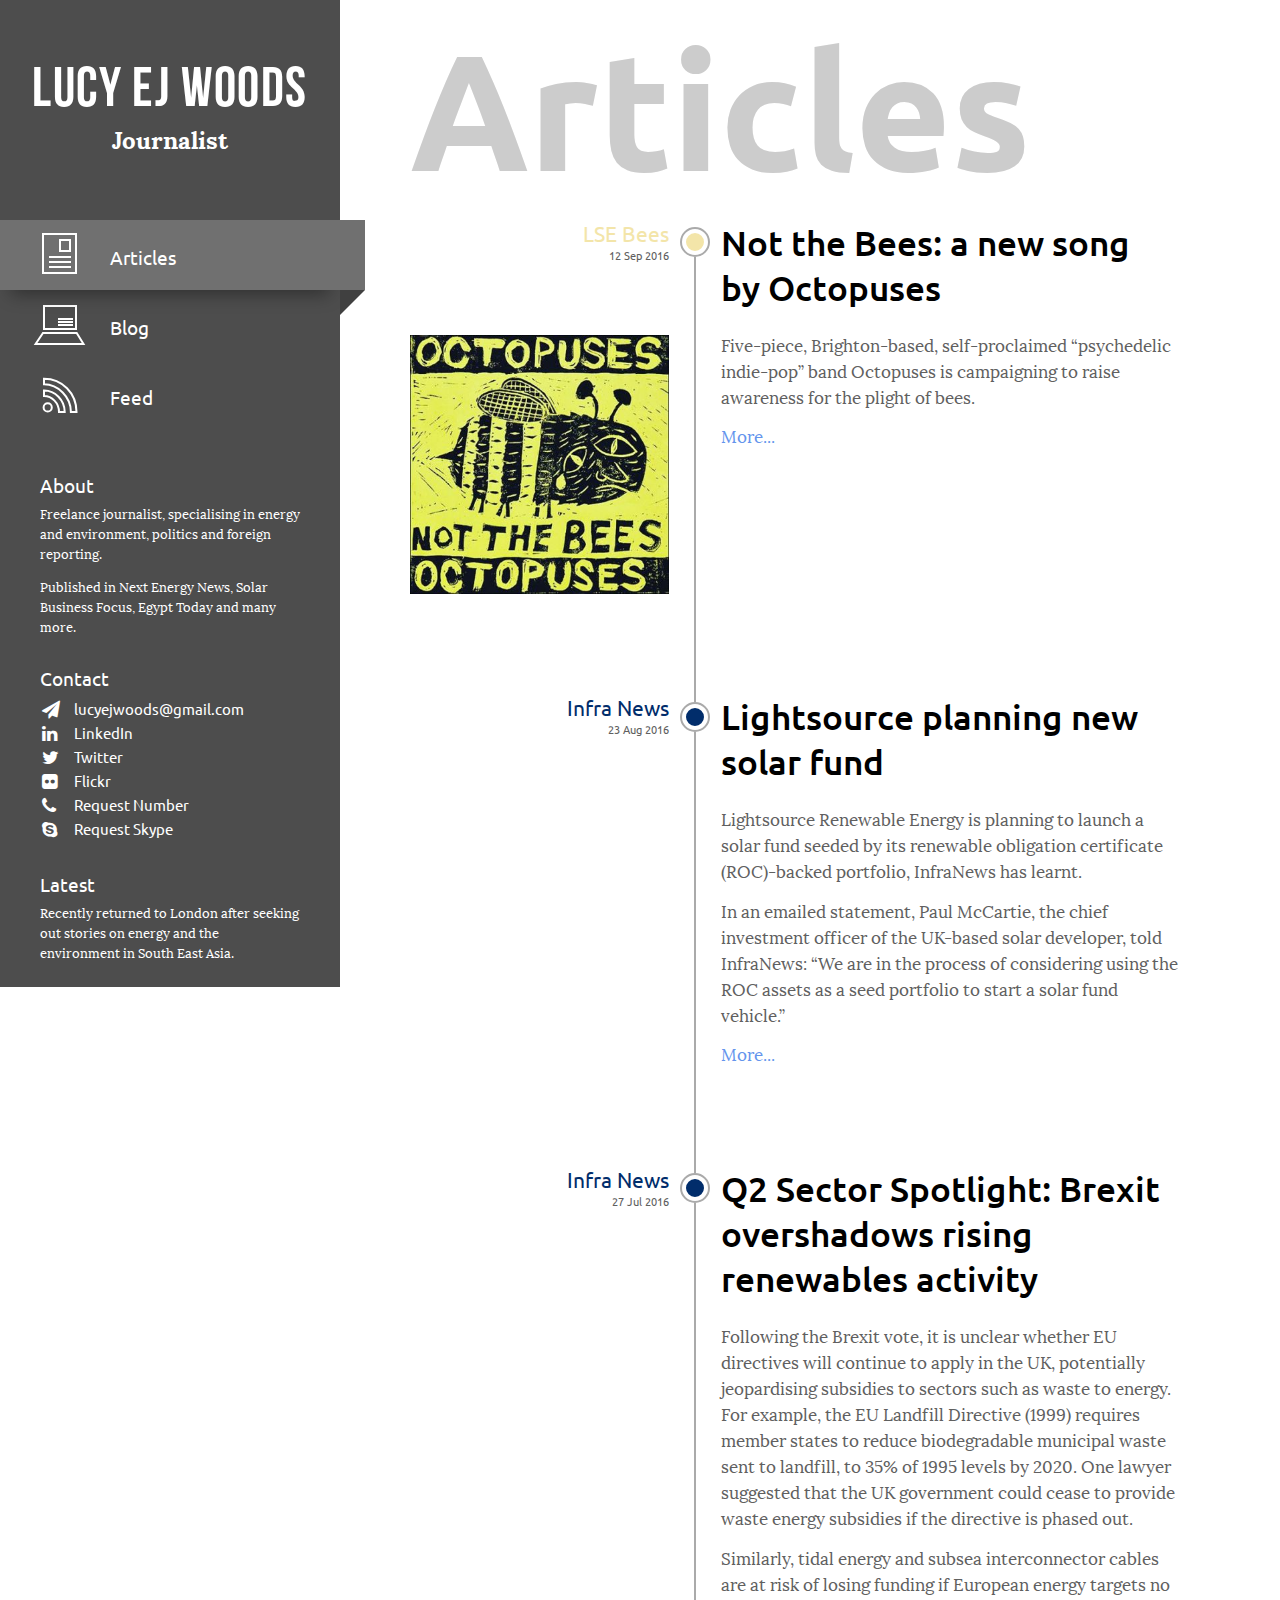
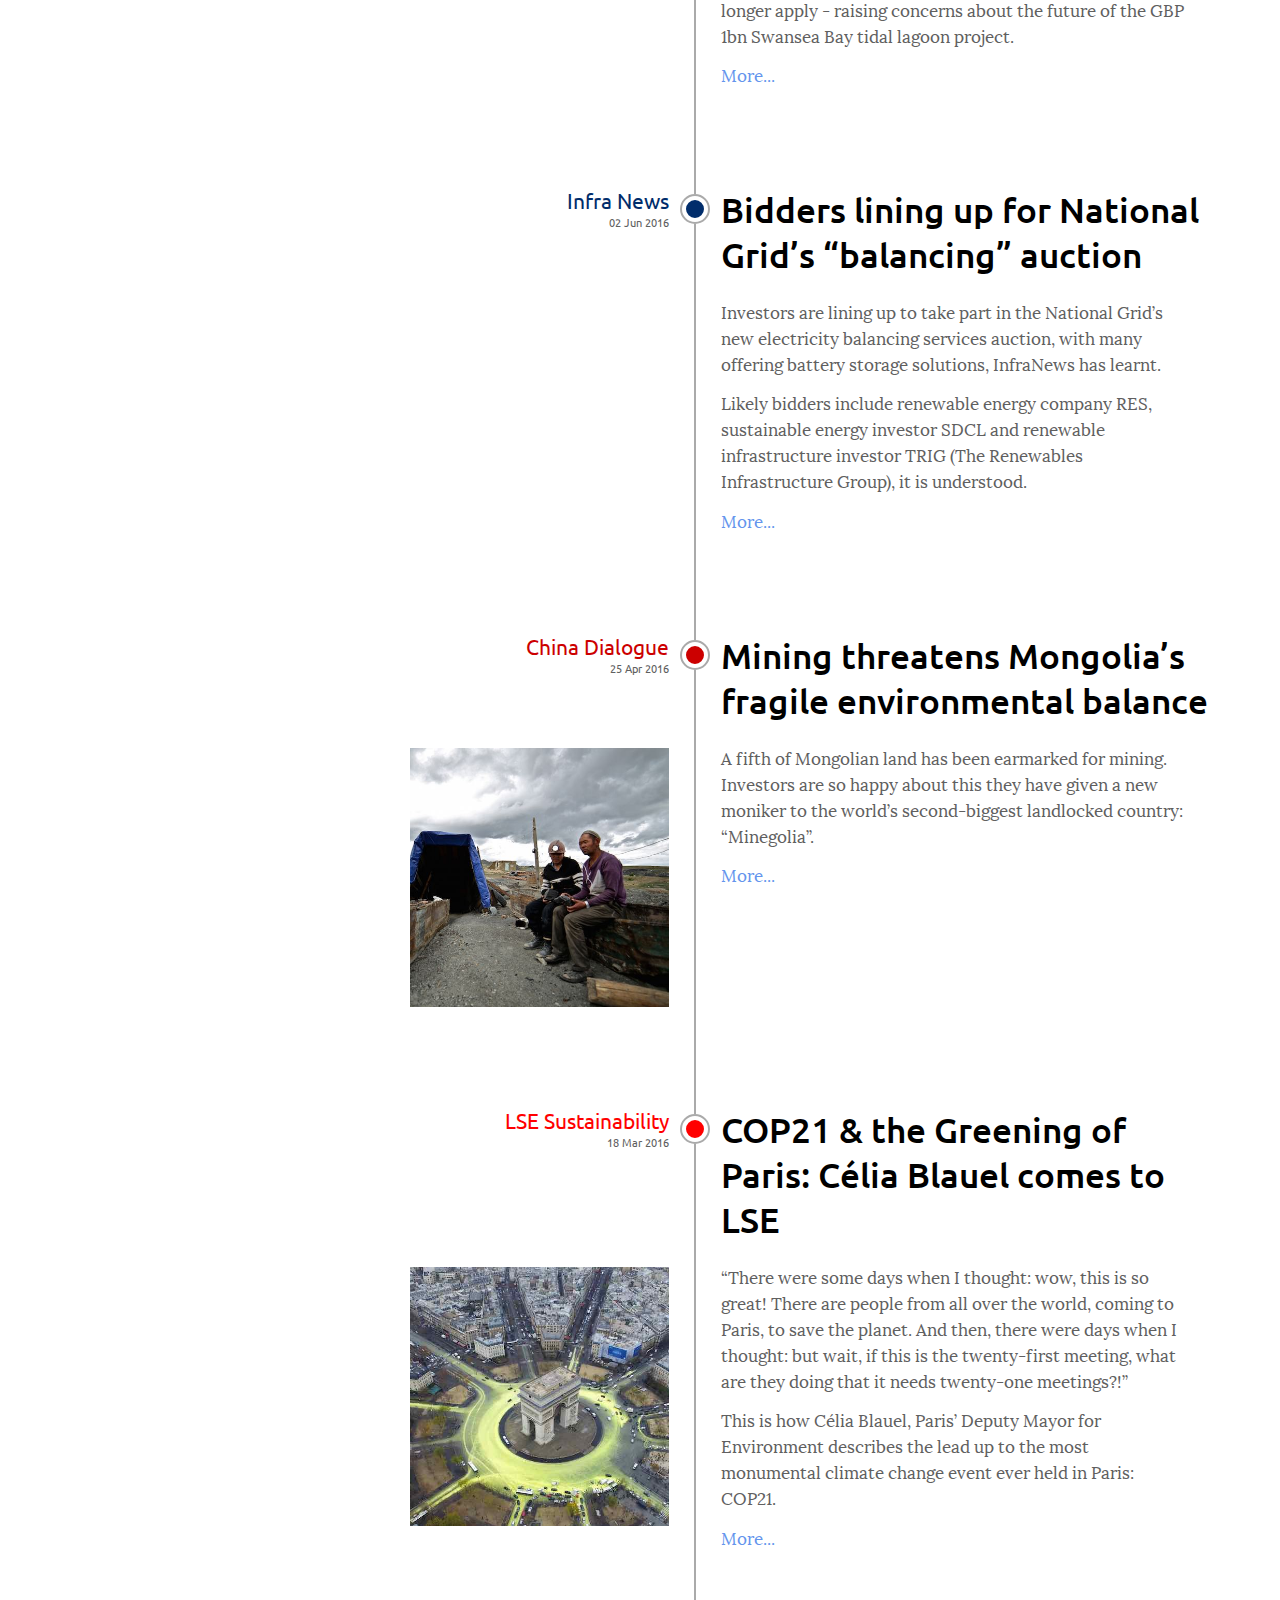
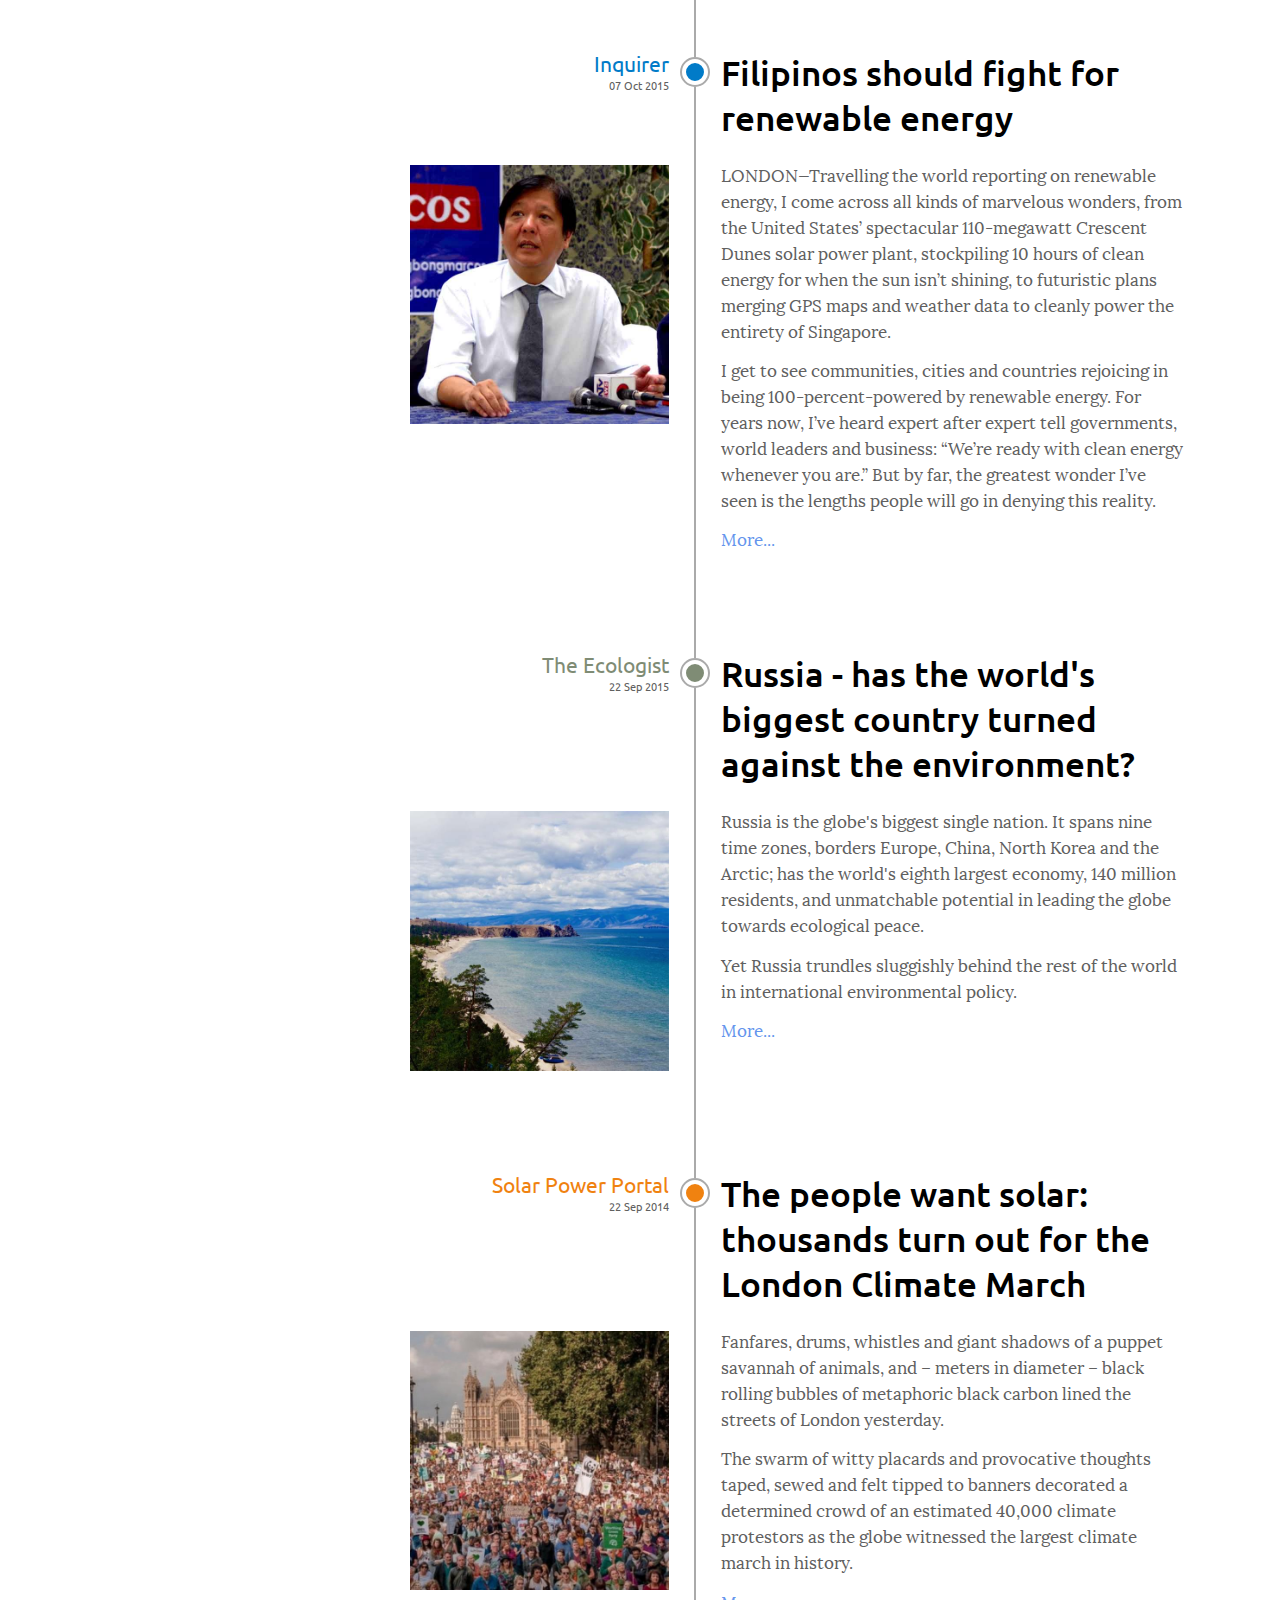
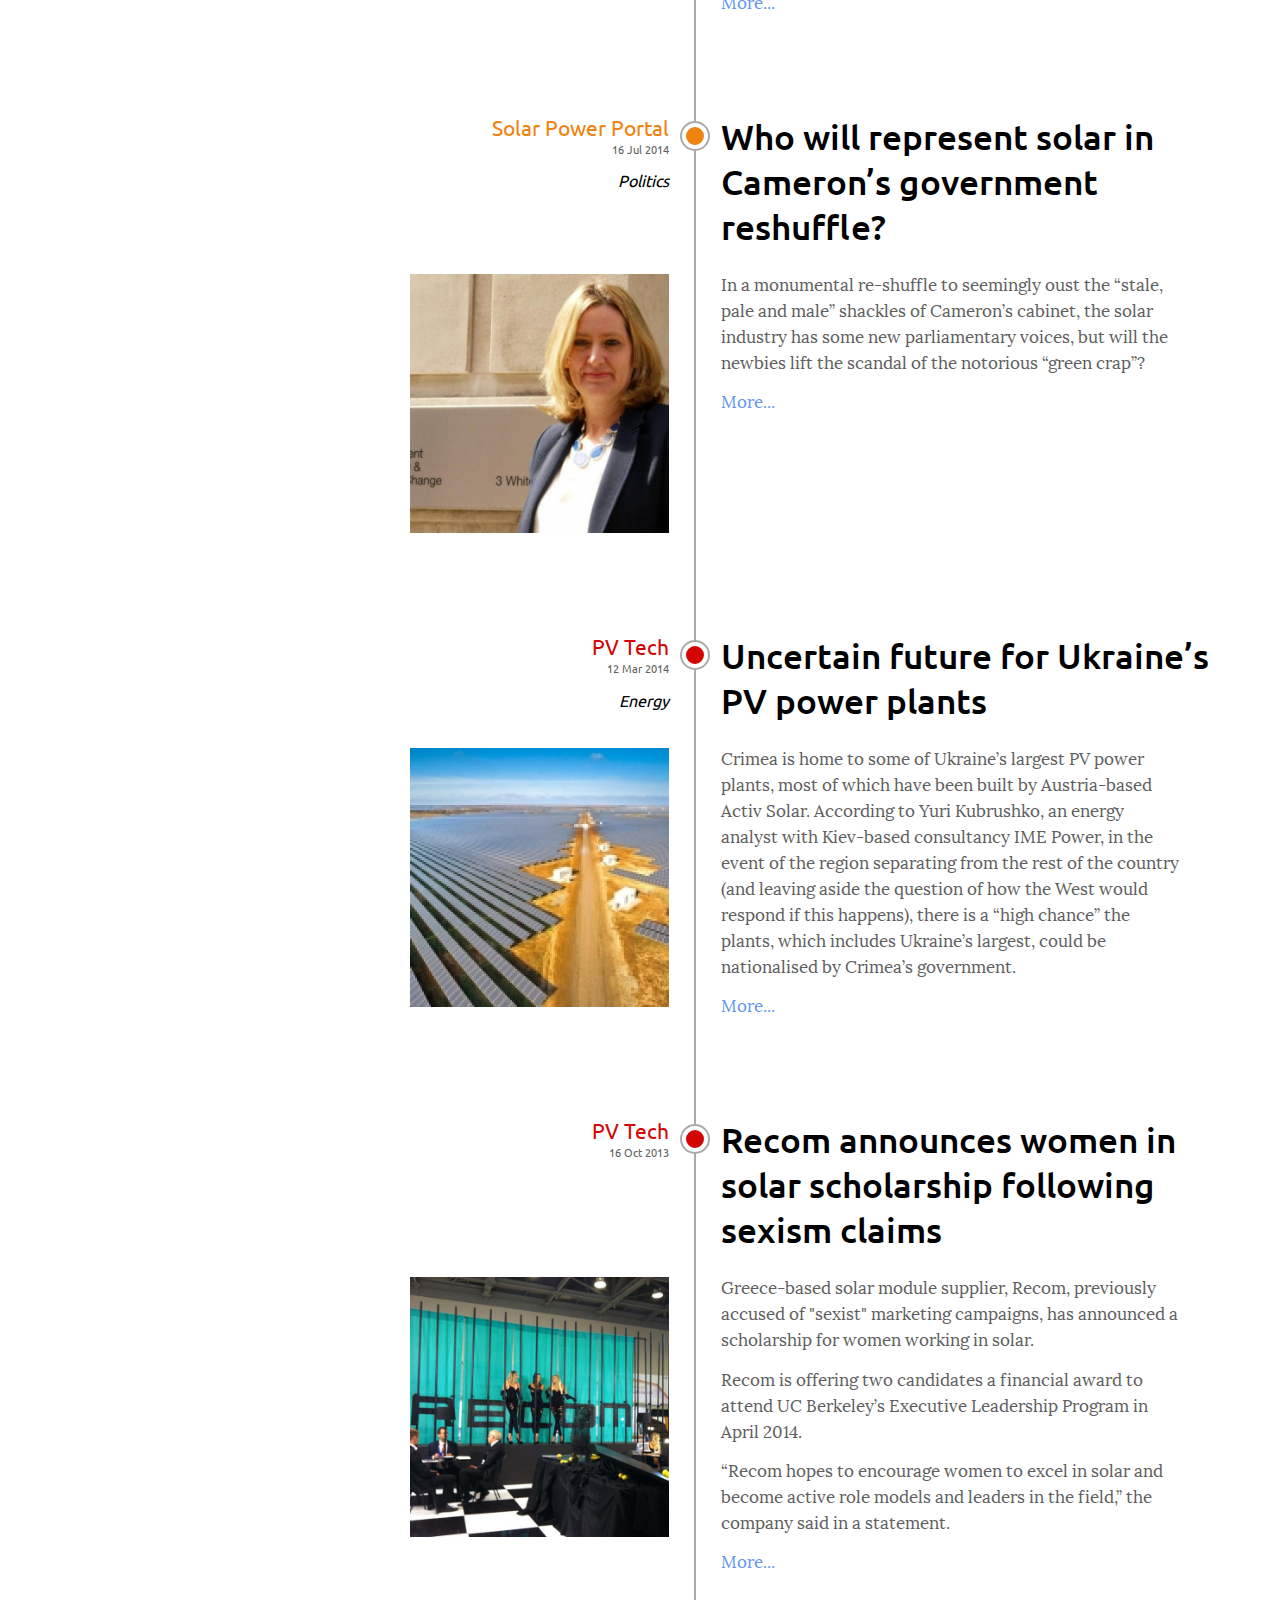
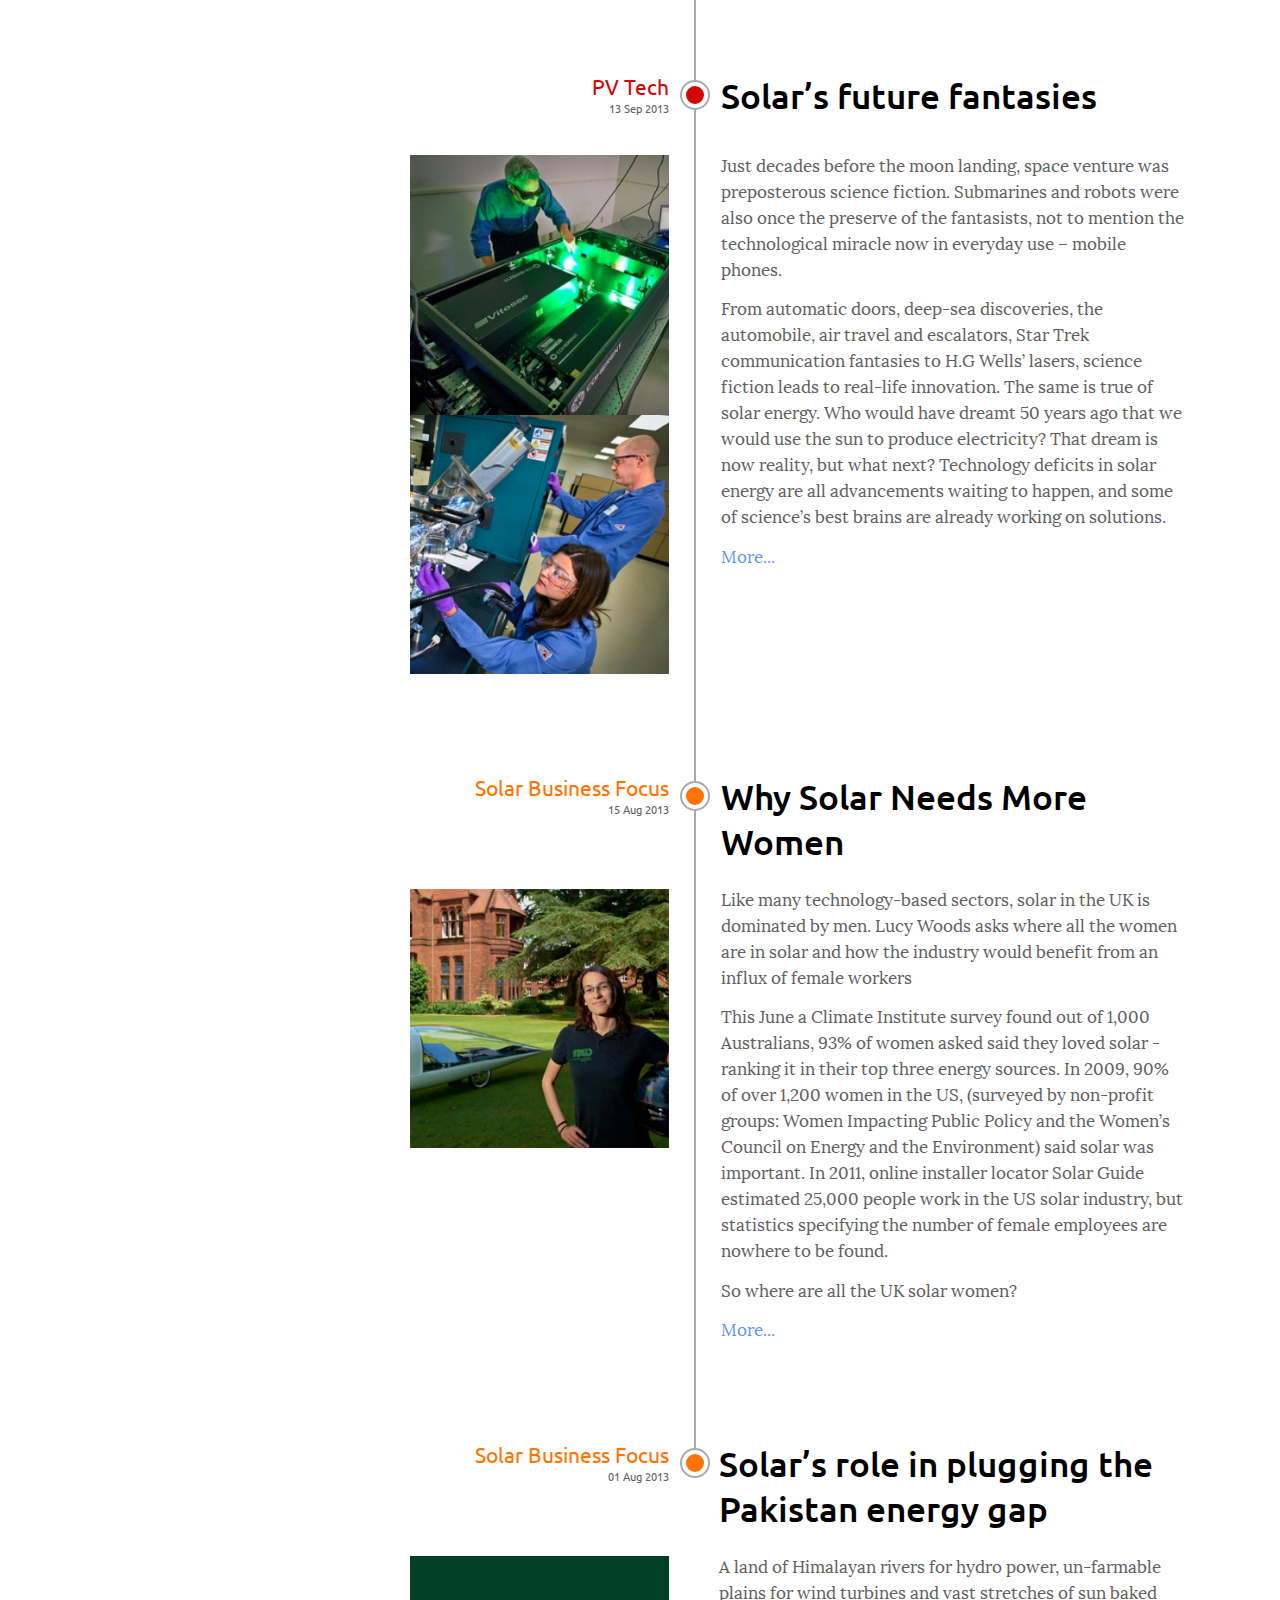
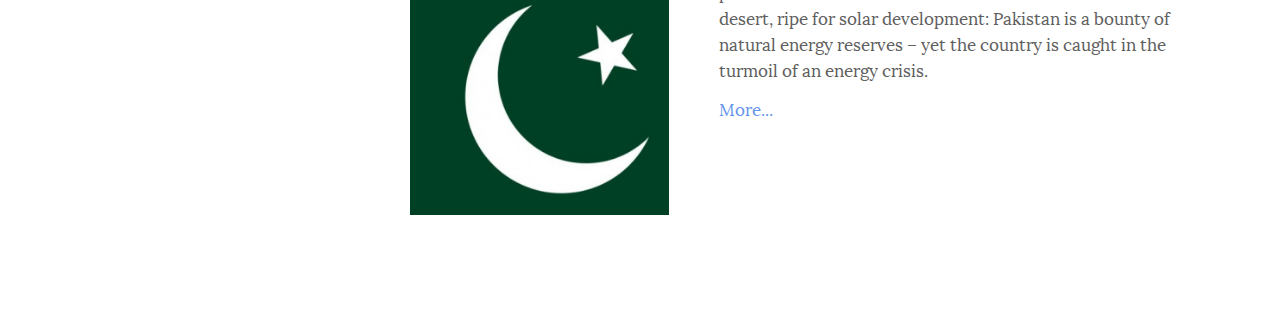
<file: index.html>
<!DOCTYPE html>

<html lang="en">
	<head>
		<title>Articles - Lucy Woods</title>
		
		<link rel="stylesheet" href="css/frame.css" type="text/css"/>
		
		
		<meta charset="UTF-8" />
		<meta name="viewport" content="width=device-width, initial-scale=1" />
		<meta name="keywords" content="" />
		<meta name="description" content="" />
	</head>

	<body>

		<div class='aside_background_mask'></div>
		<aside class="fixable_parent">
			<div class="fixable force_fixable_static_mobile">
				<header class='wrapper vCenter_outer'>
					<div class='vCenter_inner'>
						<h1>Lucy EJ Woods</h1>
						<h2>Journalist</h2>
					</div>
				</header>
				
				<nav class="links noSelect">
						<a class='wrapper current_page' href='index.html'><img src='imgs/indexIcon.svg' alt=''><h3>Articles</h3></a><a class='wrapper ' href='blog.html'><img src='imgs/blogIcon.svg' alt=''><h3>Blog</h3></a><a class='wrapper ' href='feed.html'><img src='imgs/feedIcon.svg' alt=''><h3>Feed</h3></a>				</nav>

					<!--
					<div class="section under_construction">
						<div class="header"><h3>Under Construction</h3></div>
						<div class="content">
							<p>This site is currently under construction and will be completed soon.</p>
							<p>In the meantime, feel free to peruse this small collection of my work.</p>
						</div>
					</div>
					-->

					<div class="section about">
						<div class="header"><h3>About</h3></div>
						<div class="content">
							<p>Freelance journalist, specialising in energy and environment, politics and foreign reporting.</p>
							<p>Published in Next Energy News, Solar Business Focus, Egypt Today and many more.</p>
							<!--<p>BA first in Journalism, Professional Publishers Certificate (distinction), completed NUJ online research, NCTJ science journalism and Guardian Masterclass science journalism and column writing professional courses.</p>-->
						</div>
					</div>
					
					<div class="section contact">
						<div class="header"><h3>Contact</h3></div>
						<div class="content">
							<table>
								<tr><td><i class="fa fa-paper-plane"></i></td><td><a href='mailto: lucyejwoods@gmail.com'>lucyejwoods@gmail.com</a></td></tr>
								<tr><td><i class="fa fa-linkedin"></i></td><td><a href="https://uk.linkedin.com/pub/lucy-ej-woods/48/799/1b0" target='_blank'>LinkedIn</a></td></tr>
								<tr><td><i class="fa fa-twitter"></i></td><td><a href="https://twitter.com/lucyejwoods" target='_blank'>Twitter</a></td></tr>
								<tr><td><i class="fa fa-flickr"></i></td><td><a href="https://www.flickr.com/photos/133154543@N07" target='_blank'>Flickr</a></td></tr>
								<tr><td><i class="fa fa-phone"></i></td><td><a href="mailto:lejwoods0@gmail.com?subject=Phone number request&body=Hi, I am interested in your work and would like to talk by phone.">Request Number</a></td></tr>
								<tr><td><i class="fa fa-skype"></i></td><td><a href="mailto:lejwoods0@gmail.com?subject=Skype request&body=Hi, I am interested in your work and would like to talk by Skype.">Request Skype</a></td></tr>
							</table>
						</div>
					</div>
					
					<div class="section latest">
						<div class="header"><h3>Latest</h3></div>
						<div class="content">
							<p>Recently returned to London after seeking out stories on energy and the environment in South East Asia.</p>
						</div>
					</div>

					<!--
					<div class="section baked_by_gingernutdev">
						<div class="header"><h3>Baked by hand</h3></div>
						<div class="content">
							<p>Fresh from the ovens at <a href='http://gingernutdev.co.uk'>gingerNut_web</a></p>
						</div>
					</div>
					-->

				</div>
			</div>
		</aside>

		<main>
			<div class="page_title">
				<h2>Articles</h2>
			</div>

<div class='post_box'>
	
				<div class='post'>
					<div class='info'>
						<div class='details'>
							<div class='pub_details'>
								<div class='pub_dot' style='background-color: #F3E5A9'></div>
								<div class='pub_name' style='color: #F3E5A9'><h5>LSE Bees</h5></div>
								<div class='pub_date'><p>12 Sep 2016</p></div>
							</div>
							<div class='other_details'>
								<div class='categories'><ul><li><span></span></li></ul></div>
							</div>
						</div>
						<div class='title'>
							<h4>Not the Bees: a new song by Octopuses</h4>
						</div>
					</div>
					<div class='content'>
						<div class='images .clip_container'>
								<div class='image_clip'><img src='uploads/images/itvchsd.jpg' alt=''></div>
						</div>
						<div class='text'>
							<p>Five-piece, Brighton-based, self-proclaimed “psychedelic indie-pop” band Octopuses is campaigning to raise awareness for the plight of bees.</p>
							<p><a href='https://lsebees.wordpress.com/2016/09/12/not-the-bees-a-new-song-by-octopuses/' target='_blank'>More...</a></p>
						</div>
					</div>
				</div>
			
				<div class='post'>
					<div class='info'>
						<div class='details'>
							<div class='pub_details'>
								<div class='pub_dot' style='background-color: #012D6B'></div>
								<div class='pub_name' style='color: #012D6B'><h5>Infra News</h5></div>
								<div class='pub_date'><p>23 Aug 2016</p></div>
							</div>
							<div class='other_details'>
								<div class='categories'><ul><li><span></span></li></ul></div>
							</div>
						</div>
						<div class='title'>
							<h4>Lightsource planning new solar fund</h4>
						</div>
					</div>
					<div class='content'>
						<div class='images .clip_container'>
								
						</div>
						<div class='text'>
							<p>Lightsource Renewable Energy is planning to launch a solar fund seeded by its renewable obligation certificate (ROC)-backed portfolio, InfraNews has learnt.</p><p>In an emailed statement, Paul McCartie, the chief investment officer of the UK-based solar developer, told InfraNews: “We are in the process of considering using the ROC assets as a seed portfolio to start a solar fund vehicle.”</p>
							<p><a href='http://www.infra-news.com/news/environment-and-renewables/1863946/lightsource-planning-new-solar-fund.thtml' target='_blank'>More...</a></p>
						</div>
					</div>
				</div>
			
				<div class='post'>
					<div class='info'>
						<div class='details'>
							<div class='pub_details'>
								<div class='pub_dot' style='background-color: #012D6B'></div>
								<div class='pub_name' style='color: #012D6B'><h5>Infra News</h5></div>
								<div class='pub_date'><p>27 Jul 2016</p></div>
							</div>
							<div class='other_details'>
								<div class='categories'><ul><li><span></span></li></ul></div>
							</div>
						</div>
						<div class='title'>
							<h4>Q2 Sector Spotlight: Brexit overshadows rising renewables activity</h4>
						</div>
					</div>
					<div class='content'>
						<div class='images .clip_container'>
								
						</div>
						<div class='text'>
							<p>Following the Brexit vote, it is unclear whether EU directives will continue to apply in the UK, potentially jeopardising subsidies to sectors such as waste to energy.<br>For example, the EU Landfill Directive (1999) requires member states to reduce biodegradable municipal waste sent to landfill, to 35% of 1995 levels by 2020. One lawyer suggested that the UK government could cease to provide waste energy subsidies if the directive is phased out.
 
</p><p>Similarly, tidal energy and subsea interconnector cables are at risk of losing funding if European energy targets no longer apply - raising concerns about the future of the GBP 1bn Swansea Bay tidal lagoon project.</p>
							<p><a href='http://www.infra-news.com/analysis/sector-spotlight/1840126/q2-sector-spotlight-brexit-overshadows-rising-renewables-activity.thtml' target='_blank'>More...</a></p>
						</div>
					</div>
				</div>
			
				<div class='post'>
					<div class='info'>
						<div class='details'>
							<div class='pub_details'>
								<div class='pub_dot' style='background-color: #012D6B'></div>
								<div class='pub_name' style='color: #012D6B'><h5>Infra News</h5></div>
								<div class='pub_date'><p>02 Jun 2016</p></div>
							</div>
							<div class='other_details'>
								<div class='categories'><ul><li><span></span></li></ul></div>
							</div>
						</div>
						<div class='title'>
							<h4>Bidders lining up for National Grid’s “balancing” auction</h4>
						</div>
					</div>
					<div class='content'>
						<div class='images .clip_container'>
								
						</div>
						<div class='text'>
							<p>Investors are lining up to take part in the National Grid’s new electricity balancing services auction, with many offering battery storage solutions, InfraNews has learnt.</p><p>Likely bidders include renewable energy company RES, sustainable energy investor SDCL and renewable infrastructure investor TRIG (The Renewables Infrastructure Group), it is understood.</p>
							<p><a href='http://www.infra-news.com/news/environment-and-renewables/1792096/bidders-lining-up-for-national-grids-balancing-auction.thtml' target='_blank'>More...</a></p>
						</div>
					</div>
				</div>
			
				<div class='post'>
					<div class='info'>
						<div class='details'>
							<div class='pub_details'>
								<div class='pub_dot' style='background-color: #cc0000'></div>
								<div class='pub_name' style='color: #cc0000'><h5>China Dialogue</h5></div>
								<div class='pub_date'><p>25 Apr 2016</p></div>
							</div>
							<div class='other_details'>
								<div class='categories'><ul><li><span></span></li></ul></div>
							</div>
						</div>
						<div class='title'>
							<h4>Mining threatens Mongolia’s fragile environmental balance</h4>
						</div>
					</div>
					<div class='content'>
						<div class='images .clip_container'>
								<div class='image_clip'><img src='uploads/images/mongolia-mining-1.jpg' alt=''></div>
						</div>
						<div class='text'>
							<p>A fifth of Mongolian land has been earmarked for mining. Investors are so happy about this they have given a new moniker to the world’s second-biggest landlocked country: “Minegolia”.</p>
							<p><a href='https://www.chinadialogue.net/article/show/single/en/8849-Mining-threatens-Mongolia-s-fragile-environmental-balance' target='_blank'>More...</a></p>
						</div>
					</div>
				</div>
			
				<div class='post'>
					<div class='info'>
						<div class='details'>
							<div class='pub_details'>
								<div class='pub_dot' style='background-color: #f00'></div>
								<div class='pub_name' style='color: #f00'><h5>LSE Sustainability</h5></div>
								<div class='pub_date'><p>18 Mar 2016</p></div>
							</div>
							<div class='other_details'>
								<div class='categories'><ul><li><span></span></li></ul></div>
							</div>
						</div>
						<div class='title'>
							<h4>COP21 & the Greening of Paris: Célia Blauel comes to LSE</h4>
						</div>
					</div>
					<div class='content'>
						<div class='images .clip_container'>
								<div class='image_clip'><img src='uploads/images/paris-cop21-1.jpg' alt=''></div>
						</div>
						<div class='text'>
							<p>“There were some days when I thought: wow, this is so great! There are people from all over the world, coming to Paris, to save the planet.  And then, there were days when I thought: but wait, if this is the twenty-first meeting, what are they doing that it needs twenty-one meetings?!”</p><p>This is how Célia Blauel, Paris’ Deputy Mayor for Environment describes the lead up to the most monumental climate change event ever held in Paris: COP21.</p>
							<p><a href='http://blogs.lse.ac.uk/sustainability/2016/03/18/cop21-the-greening-of-paris-celia-blauel-comes-to-lse/' target='_blank'>More...</a></p>
						</div>
					</div>
				</div>
			
				<div class='post'>
					<div class='info'>
						<div class='details'>
							<div class='pub_details'>
								<div class='pub_dot' style='background-color: #017bc8'></div>
								<div class='pub_name' style='color: #017bc8'><h5>Inquirer</h5></div>
								<div class='pub_date'><p>07 Oct 2015</p></div>
							</div>
							<div class='other_details'>
								<div class='categories'><ul><li><span></span></li></ul></div>
							</div>
						</div>
						<div class='title'>
							<h4>Filipinos should fight for renewable energy</h4>
						</div>
					</div>
					<div class='content'>
						<div class='images .clip_container'>
								<div class='image_clip'><img src='uploads/images/my5zk2.jpg' alt=''></div>
						</div>
						<div class='text'>
							<p>LONDON—Travelling the world reporting on renewable energy, I come across all kinds of marvelous wonders, from the United States’ spectacular 110-megawatt Crescent Dunes solar power plant, stockpiling 10 hours of clean energy for when the sun isn’t shining, to futuristic plans merging GPS maps and weather data to cleanly power the entirety of Singapore.
</p>
<p>
I get to see communities, cities and countries rejoicing in being 100-percent-powered by renewable energy. For years now, I’ve heard expert after expert tell governments, world leaders and business: “We’re ready with clean energy whenever you are.” But by far, the greatest wonder I’ve seen is the lengths people will go in denying this reality.
</p>
							<p><a href='http://opinion.inquirer.net/89170/filipinos-should-fight-for-renewable-energy' target='_blank'>More...</a></p>
						</div>
					</div>
				</div>
			
				<div class='post'>
					<div class='info'>
						<div class='details'>
							<div class='pub_details'>
								<div class='pub_dot' style='background-color: #7F8C75'></div>
								<div class='pub_name' style='color: #7F8C75'><h5>The Ecologist</h5></div>
								<div class='pub_date'><p>22 Sep 2015</p></div>
							</div>
							<div class='other_details'>
								<div class='categories'><ul><li><span></span></li></ul></div>
							</div>
						</div>
						<div class='title'>
							<h4>Russia - has the world's biggest country turned against the environment?</h4>
						</div>
					</div>
					<div class='content'>
						<div class='images .clip_container'>
								<div class='image_clip'><img src='uploads/images/oiuhgU.jpg' alt=''></div>
						</div>
						<div class='text'>
							<p>
Russia is the globe's biggest single nation. It spans nine time zones, borders Europe, China, North Korea and the Arctic; has the world's eighth largest economy, 140 million residents, and unmatchable potential in leading the globe towards ecological peace.
</p>
<p>
Yet Russia trundles sluggishly behind the rest of the world in international environmental policy.
</p>
							<p><a href='http://www.theecologist.org/News/news_analysis/2985376/russia_has_the_worlds_biggest_country_turned_against_the_environment.html' target='_blank'>More...</a></p>
						</div>
					</div>
				</div>
			
				<div class='post'>
					<div class='info'>
						<div class='details'>
							<div class='pub_details'>
								<div class='pub_dot' style='background-color: #F08210'></div>
								<div class='pub_name' style='color: #F08210'><h5>Solar Power Portal</h5></div>
								<div class='pub_date'><p>22 Sep 2014</p></div>
							</div>
							<div class='other_details'>
								<div class='categories'><ul><li><span></span></li></ul></div>
							</div>
						</div>
						<div class='title'>
							<h4>The people want solar: thousands turn out for the London Climate March</h4>
						</div>
					</div>
					<div class='content'>
						<div class='images .clip_container'>
								<div class='image_clip'><img src='uploads/images/5O0tsC.jpg' alt=''></div>
						</div>
						<div class='text'>
							<p>
Fanfares, drums, whistles and giant shadows of a puppet savannah of animals, and – meters in diameter – black rolling bubbles of metaphoric black carbon lined the streets of London yesterday.
</p>
<p>
The swarm of witty placards and provocative thoughts taped, sewed and felt tipped to banners decorated a determined crowd of an estimated 40,000 climate protestors as the globe witnessed the largest climate march in history.
</p>
							<p><a href='http://www.solarpowerportal.co.uk/editors_blog/the_people_want_solar_thousands_turn_out_for_the_london_climate_march' target='_blank'>More...</a></p>
						</div>
					</div>
				</div>
			
				<div class='post'>
					<div class='info'>
						<div class='details'>
							<div class='pub_details'>
								<div class='pub_dot' style='background-color: #F08210'></div>
								<div class='pub_name' style='color: #F08210'><h5>Solar Power Portal</h5></div>
								<div class='pub_date'><p>16 Jul 2014</p></div>
							</div>
							<div class='other_details'>
								<div class='categories'><ul><li><span>Politics</span></li></ul></div>
							</div>
						</div>
						<div class='title'>
							<h4>Who will represent solar in Cameron’s government reshuffle?</h4>
						</div>
					</div>
					<div class='content'>
						<div class='images .clip_container'>
								<div class='image_clip'><img src='uploads/images/sSU8pm.jpg' alt=''></div>
						</div>
						<div class='text'>
							<p>In a monumental re-shuffle to seemingly oust the “stale, pale and male” shackles of Cameron’s cabinet, the solar industry has some new parliamentary voices, but will the newbies lift the scandal of the notorious “green crap”?
</p>
							<p><a href='http://www.solarpowerportal.co.uk/editors_blog/who_will_represent_solar_in_camerons_cabinet_shuffle' target='_blank'>More...</a></p>
						</div>
					</div>
				</div>
			
				<div class='post'>
					<div class='info'>
						<div class='details'>
							<div class='pub_details'>
								<div class='pub_dot' style='background-color: #D40402'></div>
								<div class='pub_name' style='color: #D40402'><h5>PV Tech</h5></div>
								<div class='pub_date'><p>12 Mar 2014</p></div>
							</div>
							<div class='other_details'>
								<div class='categories'><ul><li><span>Energy</span></li></ul></div>
							</div>
						</div>
						<div class='title'>
							<h4>Uncertain future for Ukraine’s PV power plants</h4>
						</div>
					</div>
					<div class='content'>
						<div class='images .clip_container'>
								<div class='image_clip'><img src='uploads/images/Sx87XA.jpg' alt=''></div>
						</div>
						<div class='text'>
							<p>
Crimea is home to some of Ukraine’s largest PV power plants, most of which have been built by Austria-based Activ Solar. According to Yuri Kubrushko, an energy analyst with Kiev-based consultancy IME Power, in the event of the region separating from the rest of the country (and leaving aside the question of how the West would respond if this happens), there is a “high chance” the plants, which includes Ukraine’s largest, could be nationalised by Crimea’s government.
</p>
							<p><a href='http://www.pv-tech.org/editors_blog/uncertain_future_for_ukraines_pv_power_plants' target='_blank'>More...</a></p>
						</div>
					</div>
				</div>
			
				<div class='post'>
					<div class='info'>
						<div class='details'>
							<div class='pub_details'>
								<div class='pub_dot' style='background-color: #D40402'></div>
								<div class='pub_name' style='color: #D40402'><h5>PV Tech</h5></div>
								<div class='pub_date'><p>16 Oct 2013</p></div>
							</div>
							<div class='other_details'>
								<div class='categories'><ul><li><span></span></li></ul></div>
							</div>
						</div>
						<div class='title'>
							<h4>Recom announces women in solar scholarship following sexism claims</h4>
						</div>
					</div>
					<div class='content'>
						<div class='images .clip_container'>
								<div class='image_clip'><img src='uploads/images/Kjjd44.jpg' alt=''></div>
						</div>
						<div class='text'>
							<p>
Greece-based solar module supplier, Recom, previously accused of "sexist" marketing campaigns, has announced a scholarship for women working in solar.</p>
<p>
Recom is offering two candidates a financial award to attend UC Berkeley’s Executive Leadership Program in April 2014.</p>
<p>
“Recom hopes to encourage women to excel in solar and become active role models and leaders in the field,” the company said in a statement.</p>
							<p><a href='http://www.pv-tech.org/news/recom_announces_women_in_solar_scholarship_and_leopard_fund' target='_blank'>More...</a></p>
						</div>
					</div>
				</div>
			
				<div class='post'>
					<div class='info'>
						<div class='details'>
							<div class='pub_details'>
								<div class='pub_dot' style='background-color: #D40402'></div>
								<div class='pub_name' style='color: #D40402'><h5>PV Tech</h5></div>
								<div class='pub_date'><p>13 Sep 2013</p></div>
							</div>
							<div class='other_details'>
								<div class='categories'><ul><li><span></span></li></ul></div>
							</div>
						</div>
						<div class='title'>
							<h4>Solar’s future fantasies</h4>
						</div>
					</div>
					<div class='content'>
						<div class='images .clip_container'>
								<div class='image_clip'><img src='uploads/images/qZxrYd.jpg' alt=''></div><div class='image_clip'><img src='uploads/images/AUcVeo.jpg' alt=''></div>
						</div>
						<div class='text'>
							<p>
Just decades before the moon landing, space venture was preposterous science fiction. Submarines and robots were also once the preserve of the fantasists, not to mention the technological miracle now in everyday use – mobile phones.
</p>
<p>
From automatic doors, deep-sea discoveries, the automobile, air travel and escalators, Star Trek communication fantasies to H.G Wells’ lasers, science fiction leads to real-life innovation. The same is true of solar energy. Who would have dreamt 50 years ago that we would use the sun to produce electricity? That dream is now reality, but what next? Technology deficits in solar energy are all advancements waiting to happen, and some of science’s best brains are already working on solutions.
</p>
							<p><a href='http://www.voltec-solar.com/images/stories/download/press_articles/article/140115_voltec_solar_newsletter_pv_tech_december_2013_solar_future_fantasies_en.pdf' target='_blank'>More...</a></p>
						</div>
					</div>
				</div>
			
				<div class='post'>
					<div class='info'>
						<div class='details'>
							<div class='pub_details'>
								<div class='pub_dot' style='background-color: #ff7300'></div>
								<div class='pub_name' style='color: #ff7300'><h5>Solar Business Focus</h5></div>
								<div class='pub_date'><p>15 Aug 2013</p></div>
							</div>
							<div class='other_details'>
								<div class='categories'><ul><li><span></span></li></ul></div>
							</div>
						</div>
						<div class='title'>
							<h4>Why Solar Needs More Women</h4>
						</div>
					</div>
					<div class='content'>
						<div class='images .clip_container'>
								<div class='image_clip'><img src='uploads/images/IIpLBCV.jpg' alt=''></div>
						</div>
						<div class='text'>
							<p>
Like many technology-based sectors, solar in the UK is dominated by men. Lucy Woods asks where all the women are in solar and how the industry would benefit from an influx of female workers
</p>
<p>
This June a Climate Institute survey found out of 1,000 Australians, 93% of women asked said they loved solar - ranking it in their top three energy sources. In 2009, 90% of over 1,200 women in the US, (surveyed by non-profit groups: Women Impacting Public Policy and the Women’s Council on Energy and the Environment) said solar was important. In 2011, online installer locator Solar Guide estimated 25,000 people work in the US solar industry, but statistics specifying the number of female employees are nowhere to be found.   
</p>
<p>
So where are all the UK solar women? 
</p>
							<p><a href='http://issuu.com/henleymedia/docs/sbf_uk9_preview/6' target='_blank'>More...</a></p>
						</div>
					</div>
				</div>
			
				<div class='post'>
					<div class='info'>
						<div class='details'>
							<div class='pub_details'>
								<div class='pub_dot' style='background-color: #ff7300'></div>
								<div class='pub_name' style='color: #ff7300'><h5>Solar Business Focus</h5></div>
								<div class='pub_date'><p>01 Aug 2013</p></div>
							</div>
							<div class='other_details'>
								<div class='categories'><ul><li><span></span></li></ul></div>
							</div>
						</div>
						<div class='title'>
							<h4>Solar’s role in plugging the Pakistan energy gap</h4>
						</div>
					</div>
					<div class='content'>
						<div class='images .clip_container'>
								<div class='image_clip'><img src='uploads/images/keb8y8.jpg' alt=''></div>
						</div>
						<div class='text'>
							<p>
A land of Himalayan rivers for hydro power, un-farmable plains for wind turbines and vast stretches of sun baked desert, ripe for solar development: Pakistan is a bounty of natural energy reserves – yet the country is caught in the turmoil of an energy crisis.
</p>
							<p><a href='http://www.solarbusinessfocus.com/articles/solars-role-in-plugging-the-pakistan-energy-gap#sthash.up6hmf1A.dpuf' target='_blank'>More...</a></p>
						</div>
					</div>
				</div>
			</div>

		</main>
	<script type="text/javascript" src="js/fixable.js"></script>	</body>

</html>
</file>
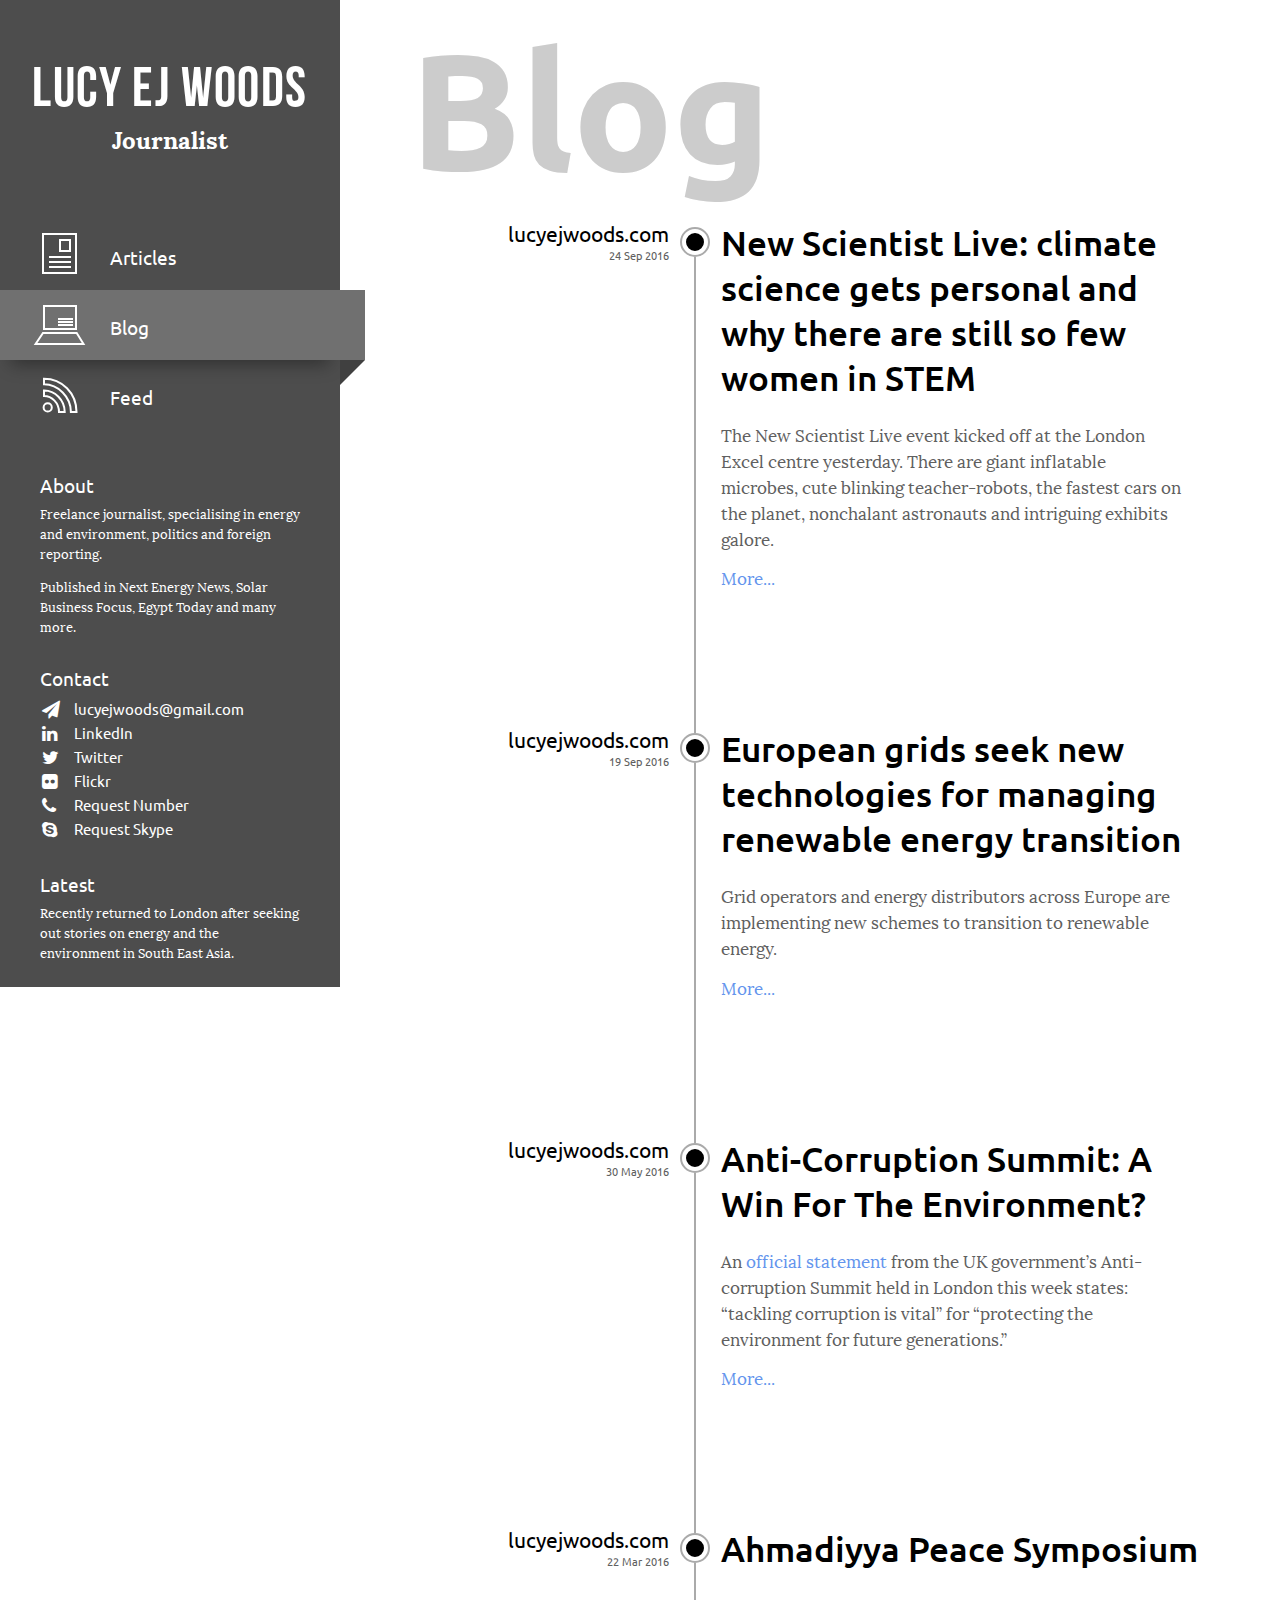
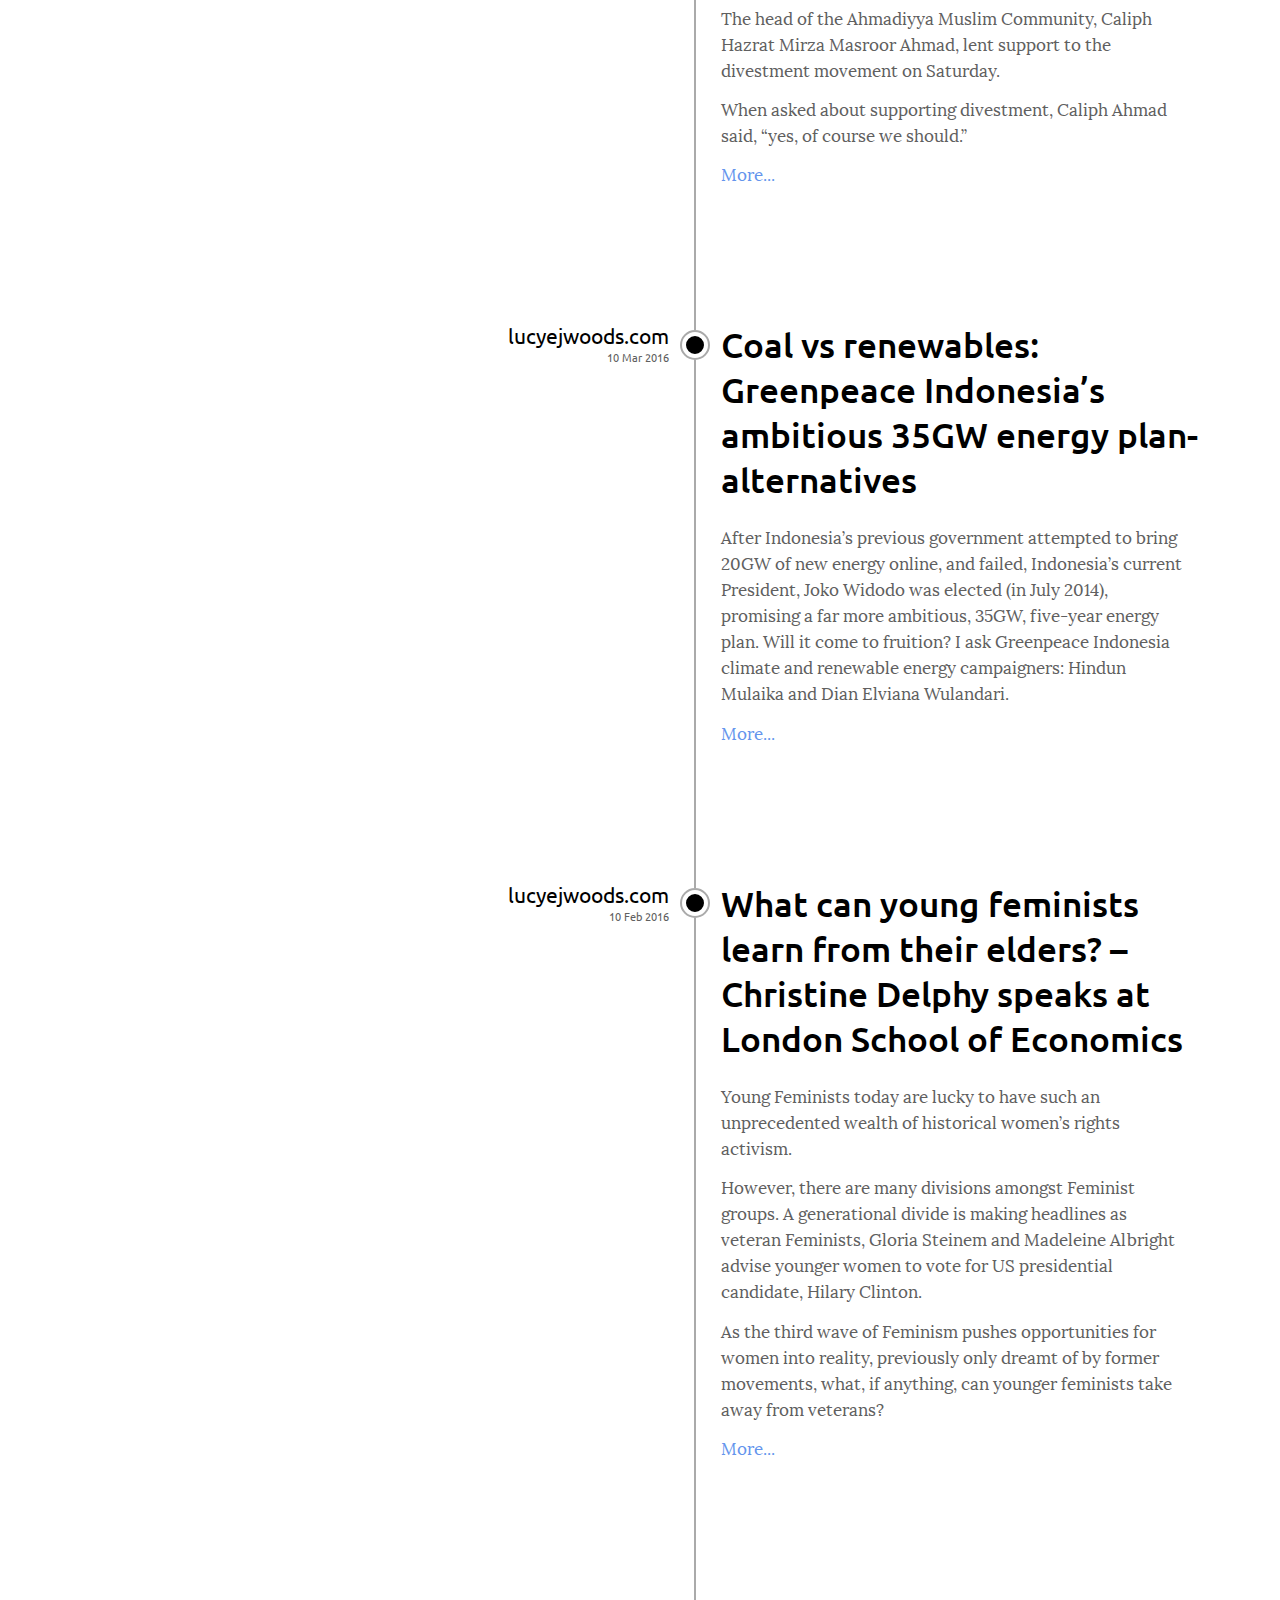
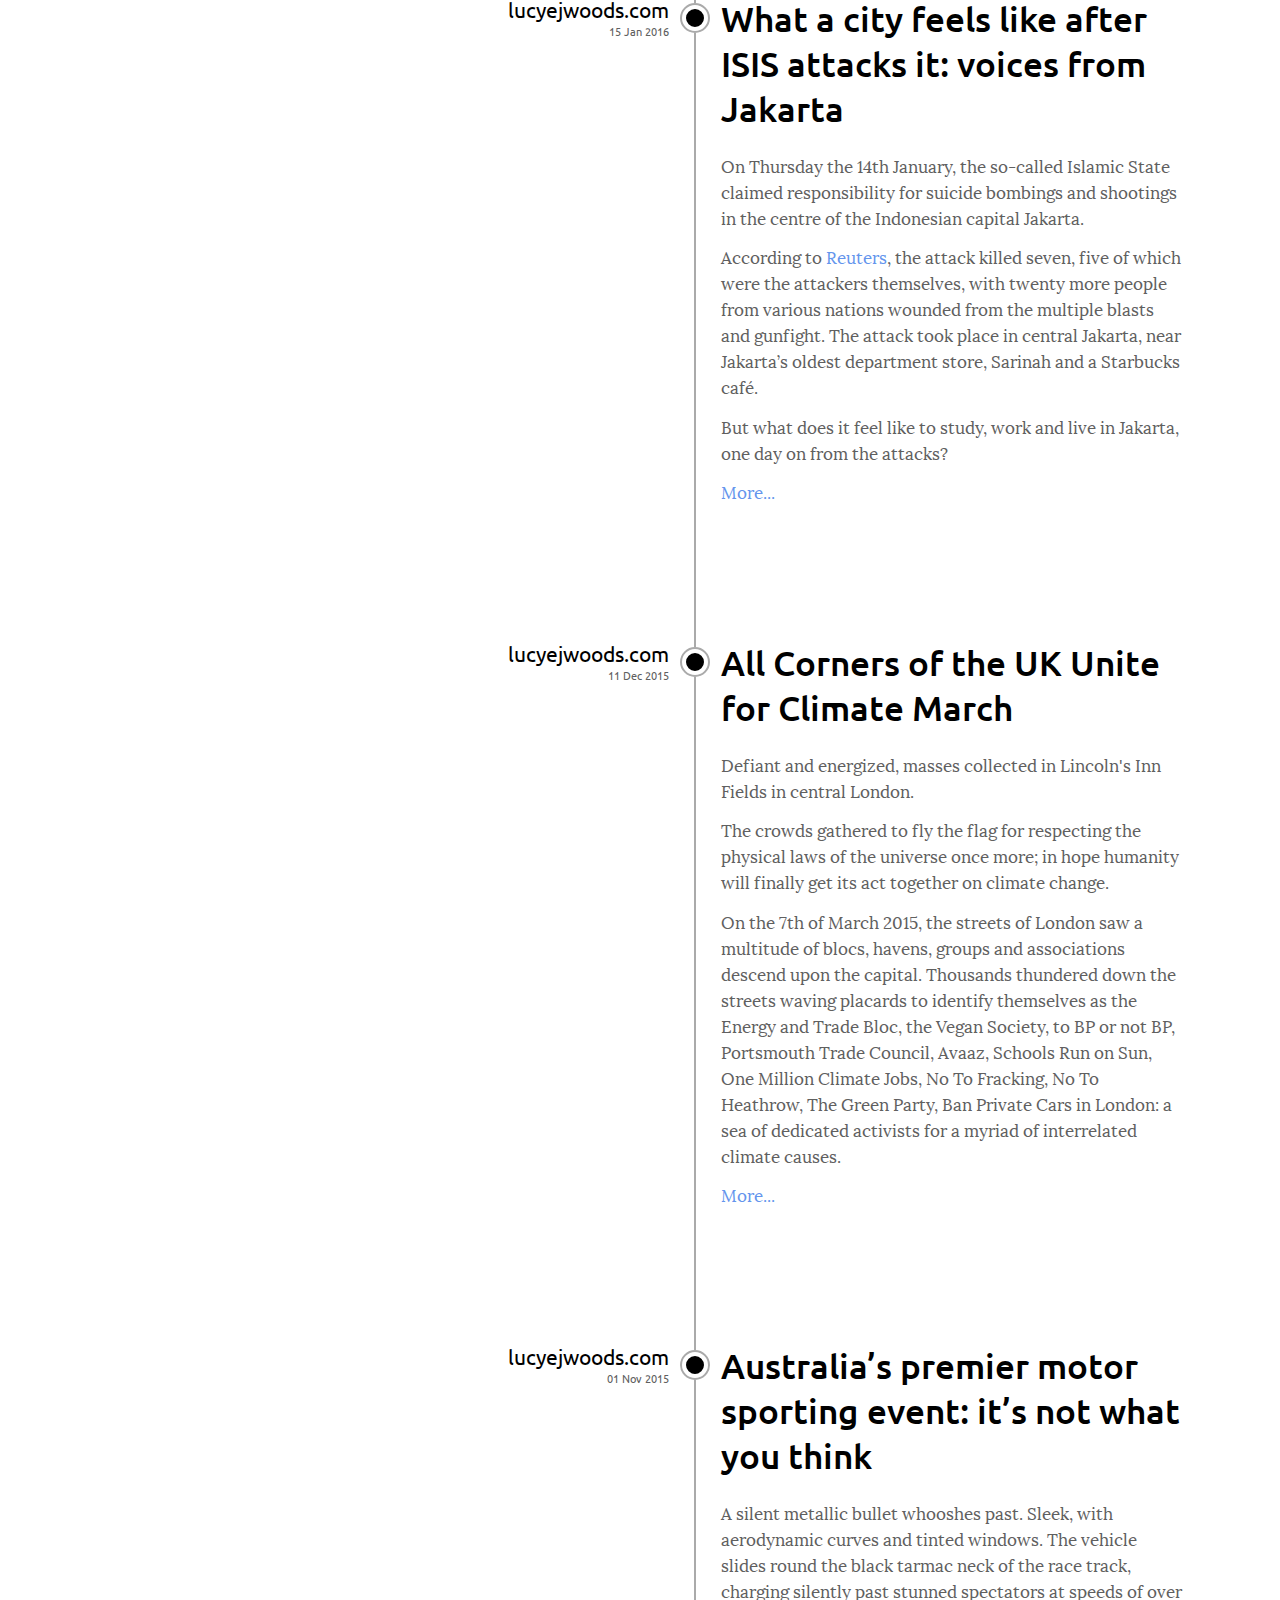
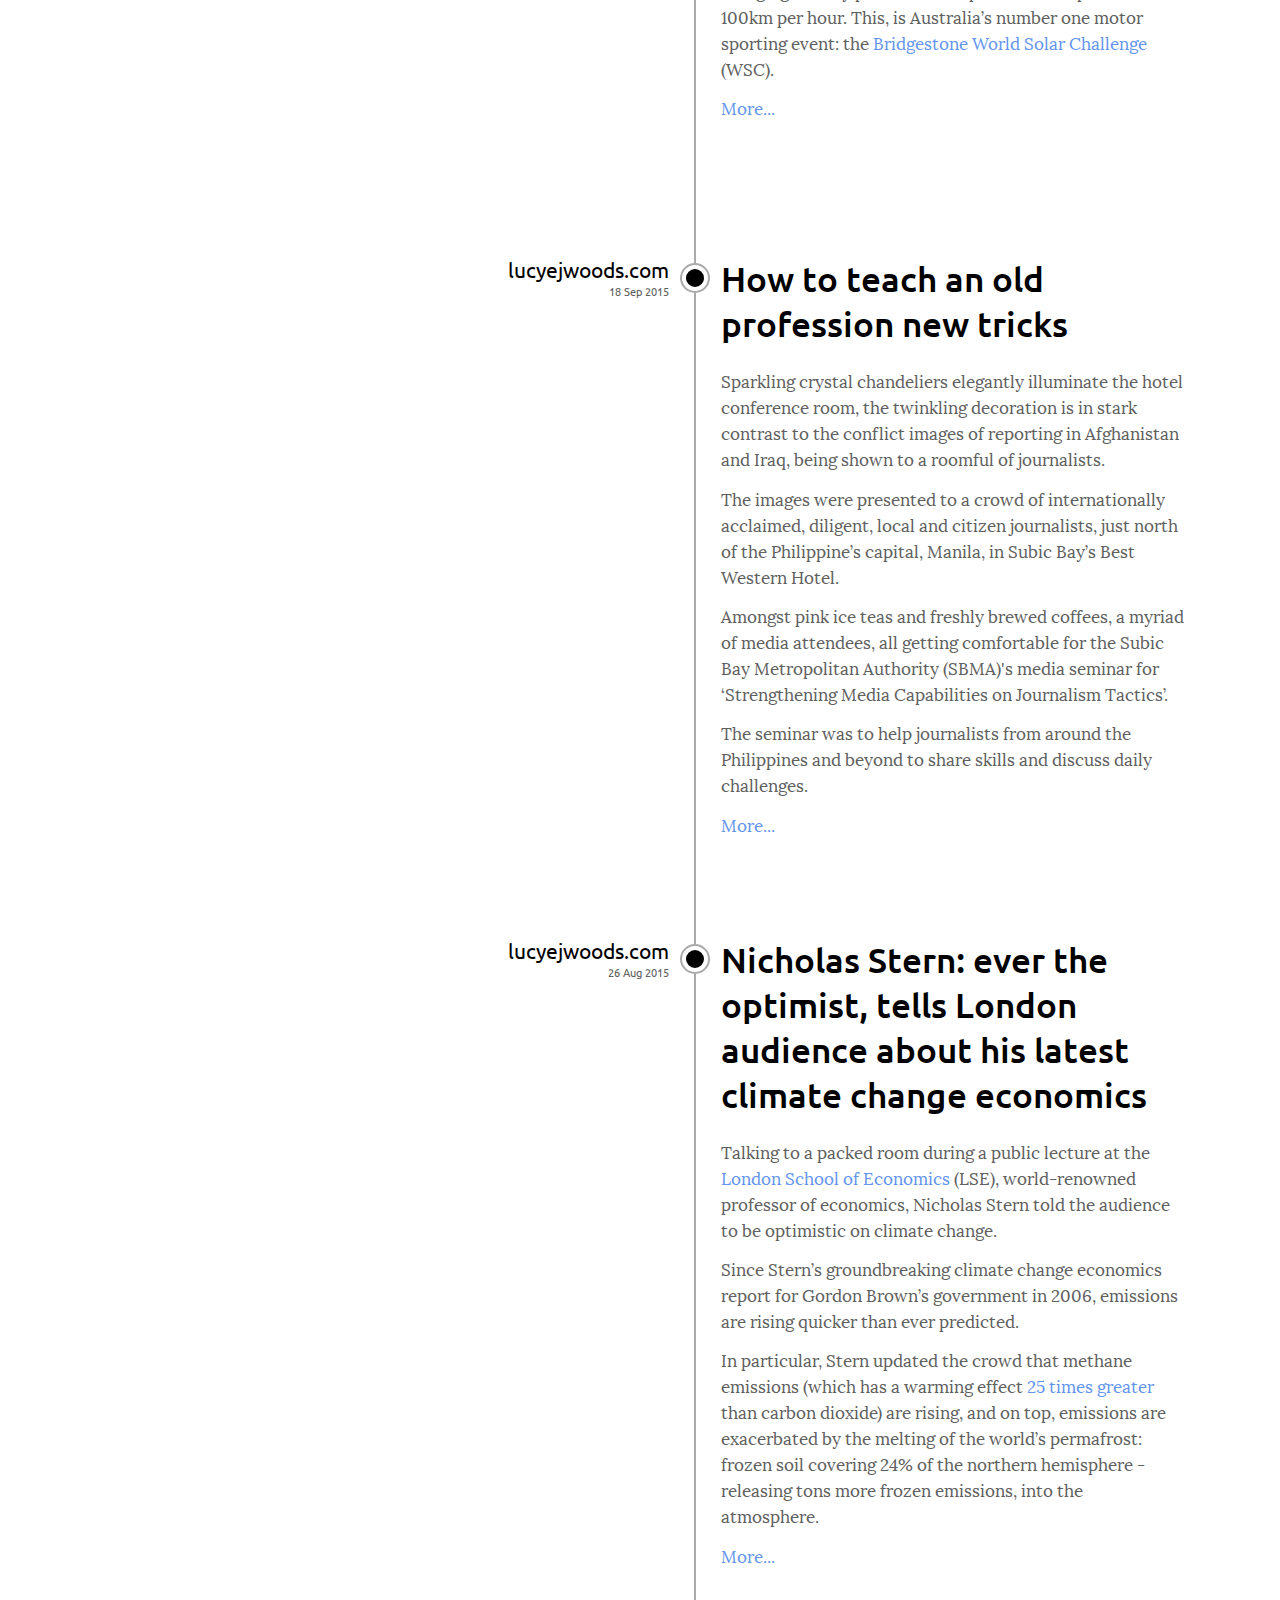
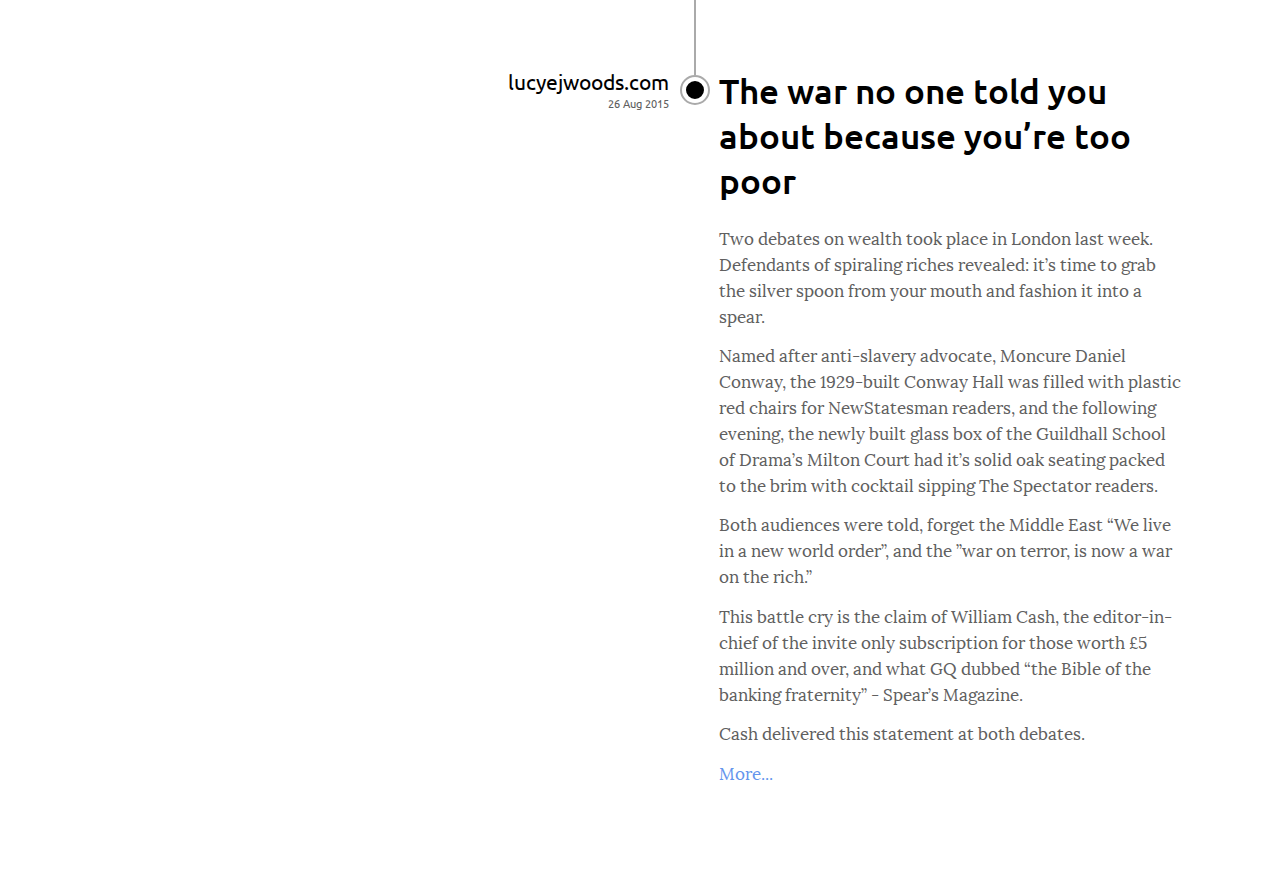
<file: blog.html>
<!DOCTYPE html>

<html lang="en">
	<head>
		<title>Blog - Lucy Woods</title>
		
		<link rel="stylesheet" href="css/frame.css" type="text/css"/>
		
		<meta charset="UTF-8" />
		<meta name="viewport" content="width=device-width, initial-scale=1" />
		<meta name="keywords" content="" />
		<meta name="description" content="" />
	</head>

	<body>

		<div class='aside_background_mask'></div>
		<aside class="fixable_parent">
			<div class="fixable force_fixable_static_mobile">
				<header class='wrapper vCenter_outer'>
					<div class='vCenter_inner'>
						<h1>Lucy EJ Woods</h1>
						<h2>Journalist</h2>
					</div>
				</header>
				
				<nav class="links noSelect">
						<a class='wrapper ' href='index.html'><img src='imgs/indexIcon.svg' alt=''><h3>Articles</h3></a><a class='wrapper current_page' href='blog.html'><img src='imgs/blogIcon.svg' alt=''><h3>Blog</h3></a><a class='wrapper ' href='feed.html'><img src='imgs/feedIcon.svg' alt=''><h3>Feed</h3></a>				</nav>

					<!--
					<div class="section under_construction">
						<div class="header"><h3>Under Construction</h3></div>
						<div class="content">
							<p>This site is currently under construction and will be completed soon.</p>
							<p>In the meantime, feel free to peruse this small collection of my work.</p>
						</div>
					</div>
					-->

					<div class="section about">
						<div class="header"><h3>About</h3></div>
						<div class="content">
							<p>Freelance journalist, specialising in energy and environment, politics and foreign reporting.</p>
							<p>Published in Next Energy News, Solar Business Focus, Egypt Today and many more.</p>
							<!--<p>BA first in Journalism, Professional Publishers Certificate (distinction), completed NUJ online research, NCTJ science journalism and Guardian Masterclass science journalism and column writing professional courses.</p>-->
						</div>
					</div>
					
					<div class="section contact">
						<div class="header"><h3>Contact</h3></div>
						<div class="content">
							<table>
								<tr><td><i class="fa fa-paper-plane"></i></td><td><a href='mailto: lucyejwoods@gmail.com'>lucyejwoods@gmail.com</a></td></tr>
								<tr><td><i class="fa fa-linkedin"></i></td><td><a href="https://uk.linkedin.com/pub/lucy-ej-woods/48/799/1b0" target='_blank'>LinkedIn</a></td></tr>
								<tr><td><i class="fa fa-twitter"></i></td><td><a href="https://twitter.com/lucyejwoods" target='_blank'>Twitter</a></td></tr>
								<tr><td><i class="fa fa-flickr"></i></td><td><a href="https://www.flickr.com/photos/133154543@N07" target='_blank'>Flickr</a></td></tr>
								<tr><td><i class="fa fa-phone"></i></td><td><a href="mailto:lejwoods0@gmail.com?subject=Phone number request&body=Hi, I am interested in your work and would like to talk by phone.">Request Number</a></td></tr>
								<tr><td><i class="fa fa-skype"></i></td><td><a href="mailto:lejwoods0@gmail.com?subject=Skype request&body=Hi, I am interested in your work and would like to talk by Skype.">Request Skype</a></td></tr>
							</table>
						</div>
					</div>
					
					<div class="section latest">
						<div class="header"><h3>Latest</h3></div>
						<div class="content">
							<p>Recently returned to London after seeking out stories on energy and the environment in South East Asia.</p>
						</div>
					</div>

					<!--
					<div class="section baked_by_gingernutdev">
						<div class="header"><h3>Baked by hand</h3></div>
						<div class="content">
							<p>Fresh from the ovens at <a href='http://gingernutdev.co.uk'>gingerNut_web</a></p>
						</div>
					</div>
					-->

				</div>
			</div>
		</aside>

		<main>
			<div class="page_title">
				<h2>Blog</h2>
			</div>

<div class='post_box'>
	
				<div class='post'>
					<div class='info'>
						<div class='details'>
							<div class='pub_details'>
								<div class='pub_dot' style='background-color: #000000'></div>
								<div class='pub_name' style='color: #000000'><h5>lucyejwoods.com</h5></div>
								<div class='pub_date'><p>24 Sep 2016</p></div>
							</div>
							<div class='other_details'>
								<div class='categories'><ul><li><span></span></li></ul></div>
							</div>
						</div>
						<div class='title'>
							<h4>New Scientist Live: climate science gets personal and why there are still so few women in STEM</h4>
						</div>
					</div>
					<div class='content'>
						<div class='images .clip_container'>
							<!-- 
							<div class='image_clip'>
								<img src=''>
							</div>
							<div class='image_clip'>
								<img src=''>
							</div>
							-->
						</div>
						<div class='text'>
							<p>The New Scientist Live event kicked off at the London Excel centre yesterday. There are giant inflatable microbes, cute blinking teacher-robots, the fastest cars on the planet, nonchalant astronauts and intriguing exhibits galore.</p>
							<a href='blogPost16.html'><p>More...</p></a>
						</div>
					</div>
				</div>
			
				<div class='post'>
					<div class='info'>
						<div class='details'>
							<div class='pub_details'>
								<div class='pub_dot' style='background-color: #000000'></div>
								<div class='pub_name' style='color: #000000'><h5>lucyejwoods.com</h5></div>
								<div class='pub_date'><p>19 Sep 2016</p></div>
							</div>
							<div class='other_details'>
								<div class='categories'><ul><li><span></span></li></ul></div>
							</div>
						</div>
						<div class='title'>
							<h4>European grids seek new technologies for managing renewable energy transition</h4>
						</div>
					</div>
					<div class='content'>
						<div class='images .clip_container'>
							<!-- 
							<div class='image_clip'>
								<img src=''>
							</div>
							<div class='image_clip'>
								<img src=''>
							</div>
							-->
						</div>
						<div class='text'>
							<p>Grid operators and energy distributors across Europe are implementing new schemes to transition to renewable energy.</p>
							<a href='blogPost15.html'><p>More...</p></a>
						</div>
					</div>
				</div>
			
				<div class='post'>
					<div class='info'>
						<div class='details'>
							<div class='pub_details'>
								<div class='pub_dot' style='background-color: #000000'></div>
								<div class='pub_name' style='color: #000000'><h5>lucyejwoods.com</h5></div>
								<div class='pub_date'><p>30 May 2016</p></div>
							</div>
							<div class='other_details'>
								<div class='categories'><ul><li><span></span></li></ul></div>
							</div>
						</div>
						<div class='title'>
							<h4>Anti-Corruption Summit: A Win For The Environment?</h4>
						</div>
					</div>
					<div class='content'>
						<div class='images .clip_container'>
							<!-- 
							<div class='image_clip'>
								<img src=''>
							</div>
							<div class='image_clip'>
								<img src=''>
							</div>
							-->
						</div>
						<div class='text'>
							<p>An <a href="https://www.gov.uk/government/uploads/system/uploads/attachment_data/file/522791/FINAL_-_AC_Summit_Communique_-_May_2016.pdf" target="_blank">official statement</a> from the UK government’s Anti-corruption Summit held in London this week states: “tackling corruption is vital” for “protecting the environment for future generations.”</p>
							<a href='blogPost14.html'><p>More...</p></a>
						</div>
					</div>
				</div>
			
				<div class='post'>
					<div class='info'>
						<div class='details'>
							<div class='pub_details'>
								<div class='pub_dot' style='background-color: #000000'></div>
								<div class='pub_name' style='color: #000000'><h5>lucyejwoods.com</h5></div>
								<div class='pub_date'><p>22 Mar 2016</p></div>
							</div>
							<div class='other_details'>
								<div class='categories'><ul><li><span></span></li></ul></div>
							</div>
						</div>
						<div class='title'>
							<h4>Ahmadiyya Peace Symposium</h4>
						</div>
					</div>
					<div class='content'>
						<div class='images .clip_container'>
							<!-- 
							<div class='image_clip'>
								<img src=''>
							</div>
							<div class='image_clip'>
								<img src=''>
							</div>
							-->
						</div>
						<div class='text'>
							<p>
The head of the Ahmadiyya Muslim Community, Caliph Hazrat Mirza Masroor Ahmad, lent support to the divestment movement on Saturday. 
</p>
<p>
When asked about supporting divestment, Caliph Ahmad said, “yes, of course we should.”
</p>
							<a href='blogPost13.html'><p>More...</p></a>
						</div>
					</div>
				</div>
			
				<div class='post'>
					<div class='info'>
						<div class='details'>
							<div class='pub_details'>
								<div class='pub_dot' style='background-color: #000000'></div>
								<div class='pub_name' style='color: #000000'><h5>lucyejwoods.com</h5></div>
								<div class='pub_date'><p>10 Mar 2016</p></div>
							</div>
							<div class='other_details'>
								<div class='categories'><ul><li><span></span></li></ul></div>
							</div>
						</div>
						<div class='title'>
							<h4>Coal vs renewables: Greenpeace Indonesia’s ambitious 35GW energy plan-alternatives</h4>
						</div>
					</div>
					<div class='content'>
						<div class='images .clip_container'>
							<!-- 
							<div class='image_clip'>
								<img src=''>
							</div>
							<div class='image_clip'>
								<img src=''>
							</div>
							-->
						</div>
						<div class='text'>
							<p>
After Indonesia’s previous government attempted to bring 20GW of new energy online, and failed, Indonesia’s current President, Joko Widodo was elected (in July 2014), promising a far more ambitious, 35GW, five-year energy plan. Will it come to fruition? I ask Greenpeace Indonesia climate and renewable energy campaigners: Hindun Mulaika and Dian Elviana Wulandari.
</p>
							<a href='blogPost11.html'><p>More...</p></a>
						</div>
					</div>
				</div>
			
				<div class='post'>
					<div class='info'>
						<div class='details'>
							<div class='pub_details'>
								<div class='pub_dot' style='background-color: #000000'></div>
								<div class='pub_name' style='color: #000000'><h5>lucyejwoods.com</h5></div>
								<div class='pub_date'><p>10 Feb 2016</p></div>
							</div>
							<div class='other_details'>
								<div class='categories'><ul><li><span></span></li></ul></div>
							</div>
						</div>
						<div class='title'>
							<h4>What can young feminists learn from their elders? – Christine Delphy speaks at London School of Economics</h4>
						</div>
					</div>
					<div class='content'>
						<div class='images .clip_container'>
							<!-- 
							<div class='image_clip'>
								<img src=''>
							</div>
							<div class='image_clip'>
								<img src=''>
							</div>
							-->
						</div>
						<div class='text'>
							<p>
Young Feminists today are lucky to have such an unprecedented wealth of historical women’s rights activism.
</p>
<p>
However, there are many divisions amongst Feminist groups. A generational divide is making headlines as veteran Feminists, Gloria Steinem and Madeleine Albright advise younger women to vote for US presidential candidate, Hilary Clinton. 
</p>
<p>
As the third wave of Feminism pushes opportunities for women into reality, previously only dreamt of by former movements, what, if anything, can younger feminists take away from veterans?
</p>
							<a href='blogPost10.html'><p>More...</p></a>
						</div>
					</div>
				</div>
			
				<div class='post'>
					<div class='info'>
						<div class='details'>
							<div class='pub_details'>
								<div class='pub_dot' style='background-color: #000000'></div>
								<div class='pub_name' style='color: #000000'><h5>lucyejwoods.com</h5></div>
								<div class='pub_date'><p>15 Jan 2016</p></div>
							</div>
							<div class='other_details'>
								<div class='categories'><ul><li><span></span></li></ul></div>
							</div>
						</div>
						<div class='title'>
							<h4>What a city feels like after ISIS attacks it: voices from Jakarta</h4>
						</div>
					</div>
					<div class='content'>
						<div class='images .clip_container'>
							<!-- 
							<div class='image_clip'>
								<img src=''>
							</div>
							<div class='image_clip'>
								<img src=''>
							</div>
							-->
						</div>
						<div class='text'>
							<p>
On Thursday the 14th January, the so-called Islamic State claimed responsibility for suicide bombings and shootings in the centre of the Indonesian capital Jakarta.
</p>
<p>
According to <a href="http://www.reuters.com/article/us-indonesia-blast-idUSKCN0US0BS20160114">Reuters</a>, the attack killed seven, five of which were the attackers themselves, with twenty more people from various nations wounded from the multiple blasts and gunfight. The attack took place in central Jakarta, near Jakarta’s oldest department store, Sarinah and a Starbucks café.
</p>
<p>
But what does it feel like to study, work and live in Jakarta, one day on from the attacks?
</p>
							<a href='blogPost8.html'><p>More...</p></a>
						</div>
					</div>
				</div>
			
				<div class='post'>
					<div class='info'>
						<div class='details'>
							<div class='pub_details'>
								<div class='pub_dot' style='background-color: #000000'></div>
								<div class='pub_name' style='color: #000000'><h5>lucyejwoods.com</h5></div>
								<div class='pub_date'><p>11 Dec 2015</p></div>
							</div>
							<div class='other_details'>
								<div class='categories'><ul><li><span></span></li></ul></div>
							</div>
						</div>
						<div class='title'>
							<h4>All Corners of the UK Unite for Climate March</h4>
						</div>
					</div>
					<div class='content'>
						<div class='images .clip_container'>
							<!-- 
							<div class='image_clip'>
								<img src=''>
							</div>
							<div class='image_clip'>
								<img src=''>
							</div>
							-->
						</div>
						<div class='text'>
							<p>Defiant and energized, masses collected in Lincoln's Inn Fields in central London.</p><p>The crowds gathered to fly the flag for respecting the physical laws of the universe once more; in hope humanity will finally get its act together on climate change. </p><p>On the 7th of March 2015, the streets of London saw a multitude of blocs, havens, groups and associations descend upon the capital. Thousands thundered down the streets waving placards to identify themselves as the Energy and Trade Bloc, the Vegan Society, to BP or not BP, Portsmouth Trade Council, Avaaz, Schools Run on Sun, One Million Climate Jobs, No To Fracking, No To Heathrow, The Green Party, Ban Private Cars in London: a sea of dedicated activists for a myriad of interrelated climate causes. </p>
							<a href='blogPost7.html'><p>More...</p></a>
						</div>
					</div>
				</div>
			
				<div class='post'>
					<div class='info'>
						<div class='details'>
							<div class='pub_details'>
								<div class='pub_dot' style='background-color: #000000'></div>
								<div class='pub_name' style='color: #000000'><h5>lucyejwoods.com</h5></div>
								<div class='pub_date'><p>01 Nov 2015</p></div>
							</div>
							<div class='other_details'>
								<div class='categories'><ul><li><span></span></li></ul></div>
							</div>
						</div>
						<div class='title'>
							<h4>Australia’s premier motor sporting event: it’s not what you think</h4>
						</div>
					</div>
					<div class='content'>
						<div class='images .clip_container'>
							<!-- 
							<div class='image_clip'>
								<img src=''>
							</div>
							<div class='image_clip'>
								<img src=''>
							</div>
							-->
						</div>
						<div class='text'>
							<p>
A silent metallic bullet whooshes past. Sleek, with aerodynamic curves and tinted windows. The vehicle slides round the black tarmac neck of the race track, charging silently past stunned spectators at speeds of over 100km per hour. This, is Australia’s number one motor sporting event: the <a href="http://www.worldsolarchallenge.org">Bridgestone World Solar Challenge</a> (WSC).
</p>
							<a href='blogPost12.html'><p>More...</p></a>
						</div>
					</div>
				</div>
			
				<div class='post'>
					<div class='info'>
						<div class='details'>
							<div class='pub_details'>
								<div class='pub_dot' style='background-color: #000000'></div>
								<div class='pub_name' style='color: #000000'><h5>lucyejwoods.com</h5></div>
								<div class='pub_date'><p>18 Sep 2015</p></div>
							</div>
							<div class='other_details'>
								<div class='categories'><ul><li><span></span></li></ul></div>
							</div>
						</div>
						<div class='title'>
							<h4>How to teach an old profession new tricks</h4>
						</div>
					</div>
					<div class='content'>
						<div class='images .clip_container'>
							<!-- 
							<div class='image_clip'>
								<img src=''>
							</div>
							<div class='image_clip'>
								<img src=''>
							</div>
							-->
						</div>
						<div class='text'>
							<p>
Sparkling crystal chandeliers elegantly illuminate the hotel conference room, the twinkling decoration is in stark contrast to the conflict images of reporting in Afghanistan and Iraq, being shown to a roomful of journalists.
</p>
<p>
The images were presented to a crowd of internationally acclaimed, diligent, local and citizen journalists, just north of the Philippine’s capital, Manila, in Subic Bay’s Best Western Hotel.
</p>
<p>
Amongst pink ice teas and freshly brewed coffees, a myriad of media attendees, all getting comfortable for the Subic Bay Metropolitan Authority (SBMA)'s media seminar for ‘Strengthening Media Capabilities on Journalism Tactics’.
</p>
<p>
The seminar was to help journalists from around the Philippines and beyond to share skills and discuss daily challenges.
							<a href='blogPost9.html'><p>More...</p></a>
						</div>
					</div>
				</div>
			
				<div class='post'>
					<div class='info'>
						<div class='details'>
							<div class='pub_details'>
								<div class='pub_dot' style='background-color: #000000'></div>
								<div class='pub_name' style='color: #000000'><h5>lucyejwoods.com</h5></div>
								<div class='pub_date'><p>26 Aug 2015</p></div>
							</div>
							<div class='other_details'>
								<div class='categories'><ul><li><span></span></li></ul></div>
							</div>
						</div>
						<div class='title'>
							<h4>Nicholas Stern: ever the optimist, tells London audience about his latest climate change economics </h4>
						</div>
					</div>
					<div class='content'>
						<div class='images .clip_container'>
							<!-- 
							<div class='image_clip'>
								<img src=''>
							</div>
							<div class='image_clip'>
								<img src=''>
							</div>
							-->
						</div>
						<div class='text'>
							<p>Talking to a packed room during a public lecture at the <a href="http://www.lse.ac.uk/GranthamInstitute/event/public-lecture-why-are-we-waiting-the-logic-urgency-and-promise-of-tackling-climate-change/">London School of Economics</a> (LSE), world-renowned professor of economics, Nicholas Stern told the audience to be optimistic on climate change. </p><p>Since Stern’s groundbreaking climate change economics report for Gordon Brown’s government in 2006, emissions are rising quicker than ever predicted.</p><p>In particular, Stern updated the crowd that methane emissions (which has a warming effect <a href="http://epa.gov/climatechange/ghgemissions/gases/ch4.html">25 times greater</a> than carbon dioxide) are rising, and on top, emissions are exacerbated by the melting of the world’s permafrost: frozen soil covering 24% of the northern hemisphere - releasing tons more frozen emissions, into the atmosphere.
							<a href='blogPost6.html'><p>More...</p></a>
						</div>
					</div>
				</div>
			
				<div class='post'>
					<div class='info'>
						<div class='details'>
							<div class='pub_details'>
								<div class='pub_dot' style='background-color: #000000'></div>
								<div class='pub_name' style='color: #000000'><h5>lucyejwoods.com</h5></div>
								<div class='pub_date'><p>26 Aug 2015</p></div>
							</div>
							<div class='other_details'>
								<div class='categories'><ul><li><span></span></li></ul></div>
							</div>
						</div>
						<div class='title'>
							<h4>The war no one told you about because you’re too poor</h4>
						</div>
					</div>
					<div class='content'>
						<div class='images .clip_container'>
							<!-- 
							<div class='image_clip'>
								<img src=''>
							</div>
							<div class='image_clip'>
								<img src=''>
							</div>
							-->
						</div>
						<div class='text'>
							<p>Two debates on wealth took place in London last week.  Defendants of spiraling riches revealed: it’s time to grab the silver spoon from your mouth and fashion it into a spear.</p><p>Named after anti-slavery advocate, Moncure Daniel Conway, the 1929-built Conway Hall was filled with plastic red chairs for NewStatesman readers, and the following evening, the newly built glass box of the Guildhall School of Drama’s Milton Court had it’s solid oak seating packed to the brim with cocktail sipping The Spectator readers. </p><p>Both audiences were told, forget the Middle East “We live in a new world order”, and the ”war on terror, is now a war on the rich.” </p><p>This battle cry is the claim of William Cash, the editor-in-chief of the invite only subscription for those worth £5 million and over, and what GQ dubbed “the Bible of the banking fraternity” - Spear’s Magazine.</p><p>Cash delivered this statement at both debates.
							<a href='blogPost5.html'><p>More...</p></a>
						</div>
					</div>
				</div>
			</div>

		</main>
	<script type="text/javascript" src="js/fixable.js"></script>	</body>

</html>
</file>
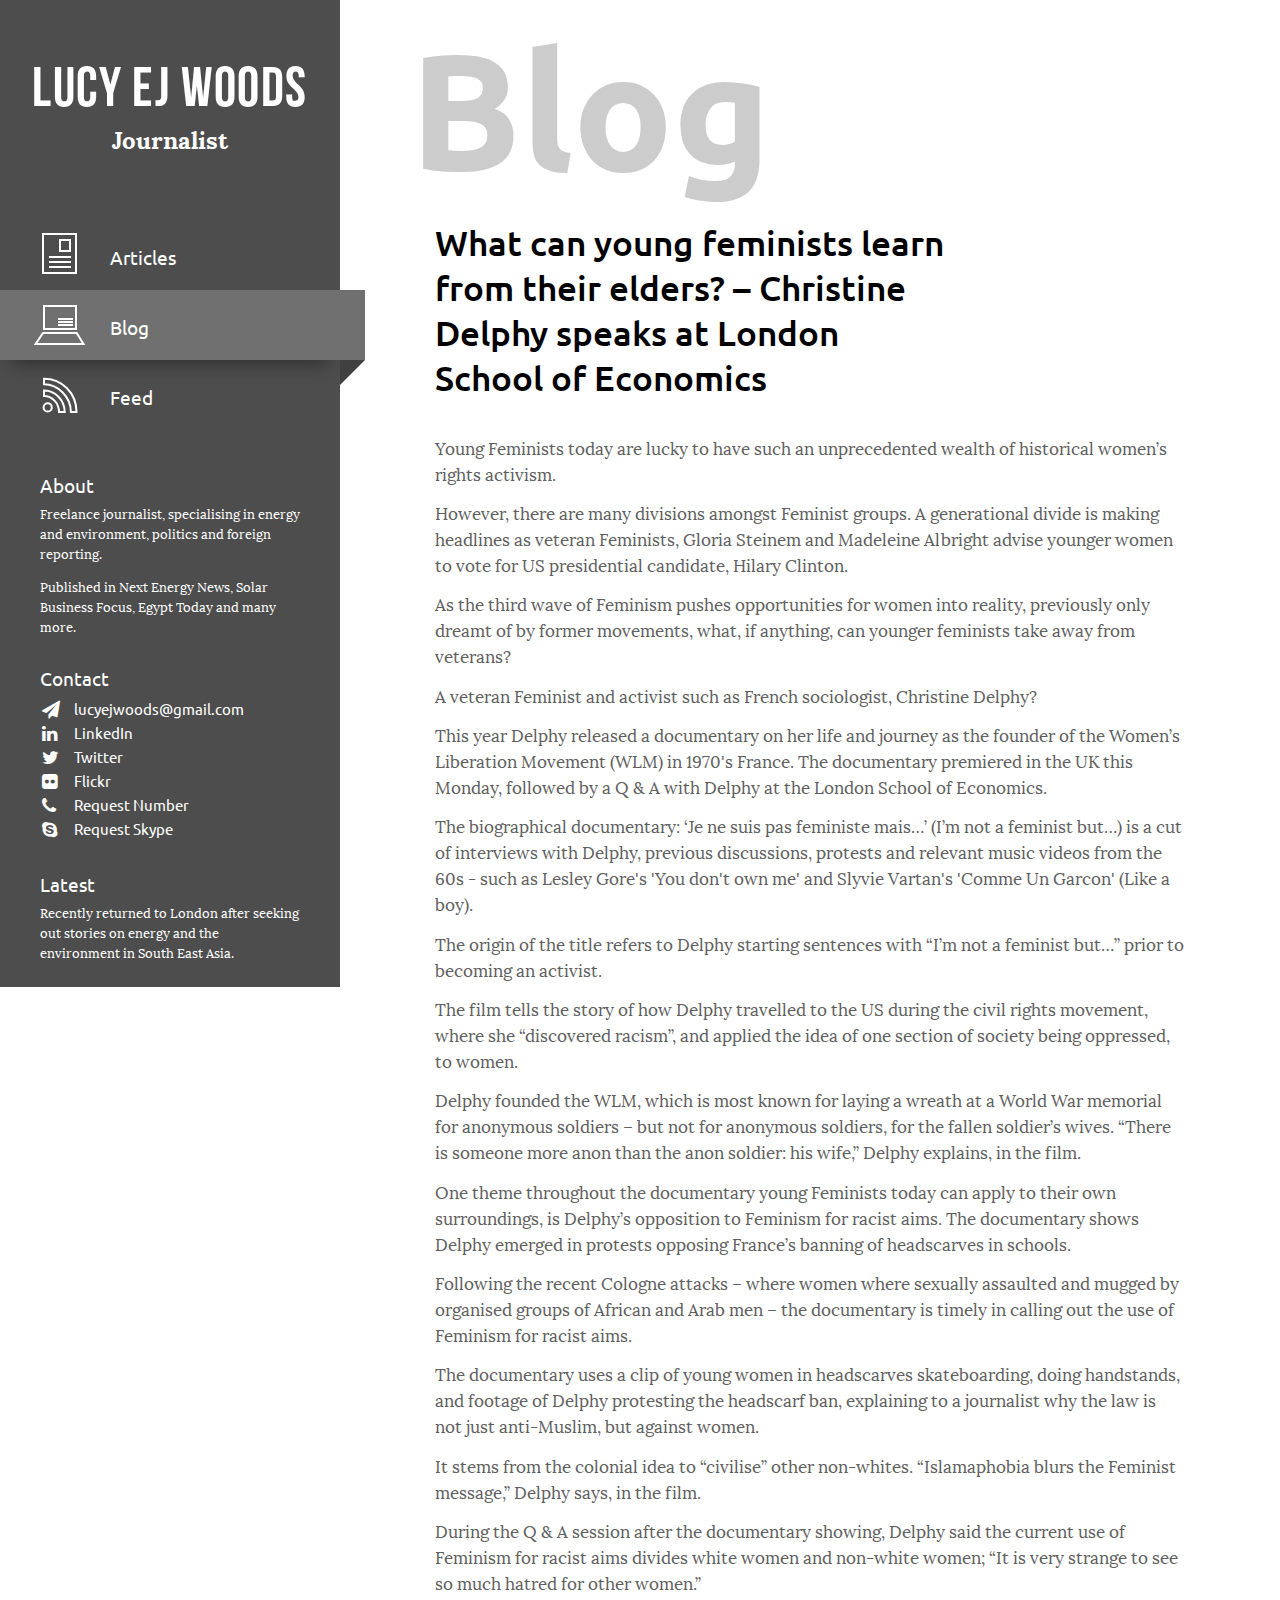
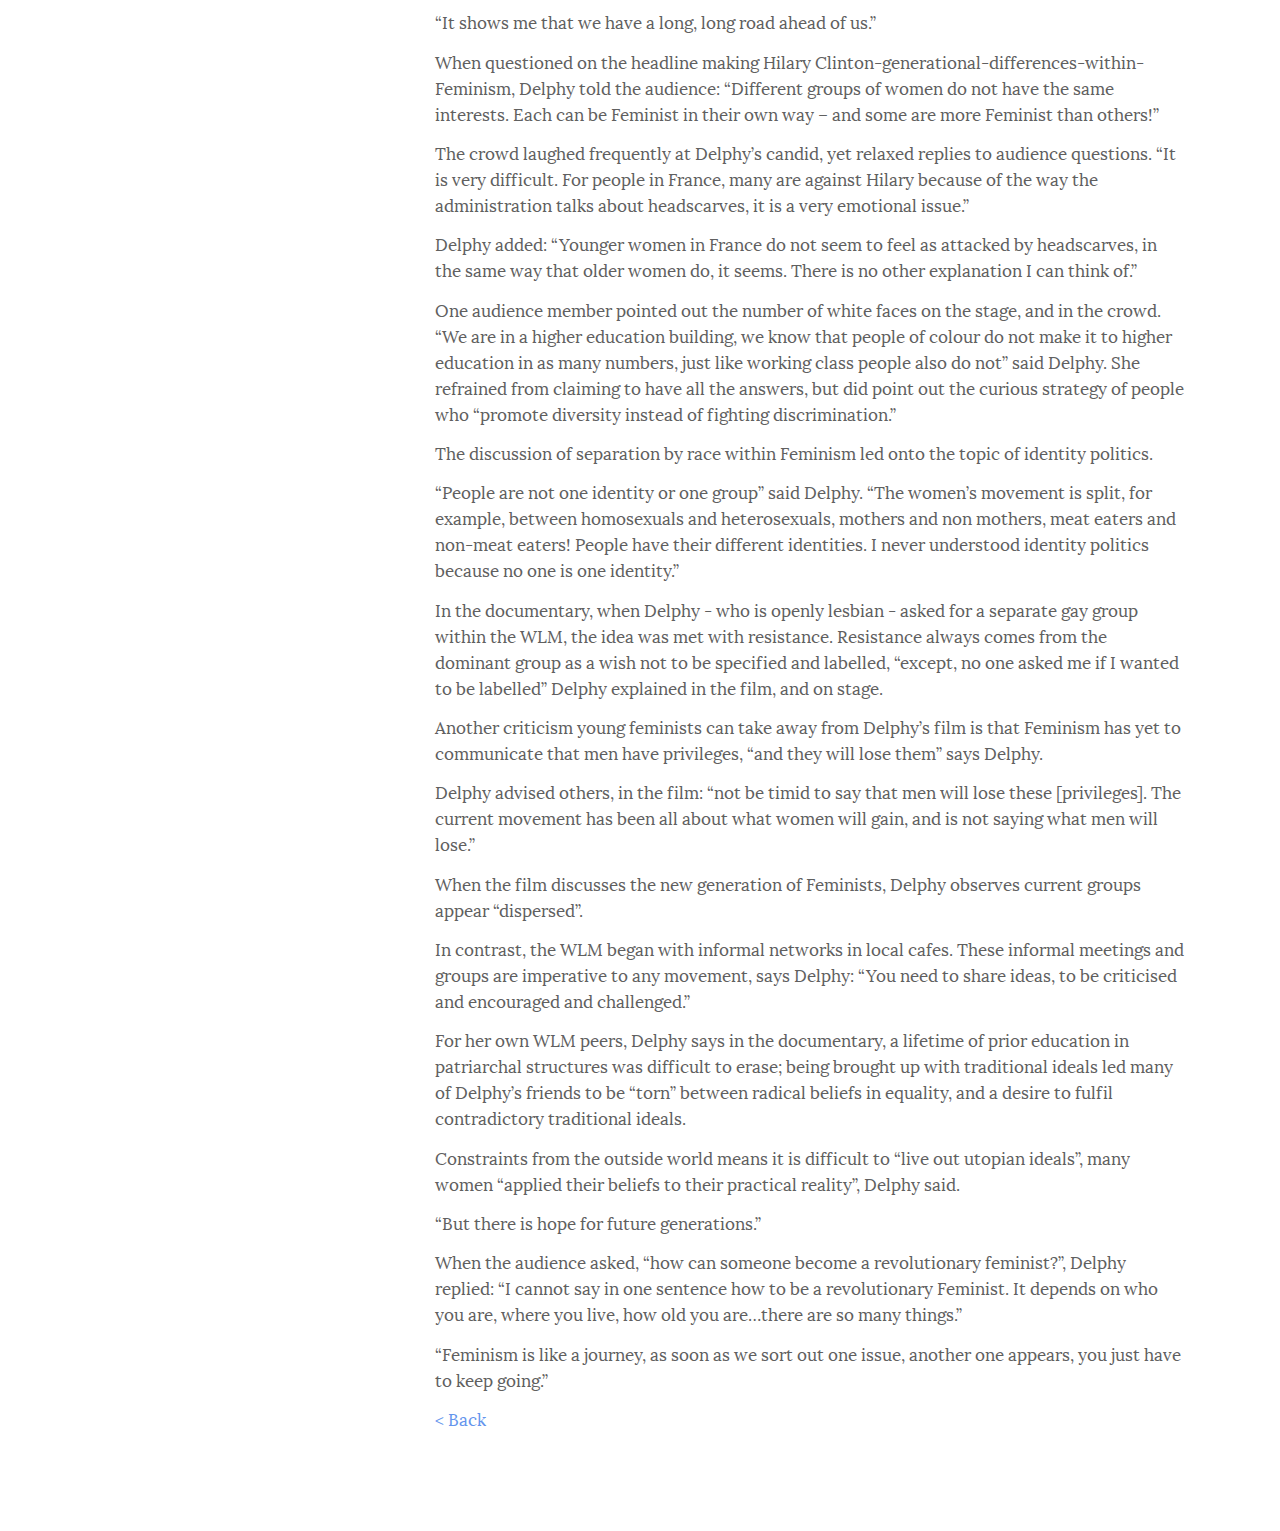
<file: blogPost10.html>
<!DOCTYPE html>

<html lang="en">
	<head>
		<title>Blog - Lucy Woods</title>
		
		<link rel="stylesheet" href="css/frame.css" type="text/css"/>
		
		<meta charset="UTF-8" />
		<meta name="viewport" content="width=device-width, initial-scale=1" />
		<meta name="keywords" content="" />
		<meta name="description" content="" />
	</head>

	<body>

		<div class='aside_background_mask'></div>
		<aside class="fixable_parent">
			<div class="fixable force_fixable_static_mobile">
				<header class='wrapper vCenter_outer'>
					<div class='vCenter_inner'>
						<h1>Lucy EJ Woods</h1>
						<h2>Journalist</h2>
					</div>
				</header>
				
				<nav class="links noSelect">
						<a class='wrapper ' href='index.html'><img src='imgs/indexIcon.svg' alt=''><h3>Articles</h3></a><a class='wrapper current_page' href='blog.html'><img src='imgs/blogIcon.svg' alt=''><h3>Blog</h3></a><a class='wrapper ' href='feed.html'><img src='imgs/feedIcon.svg' alt=''><h3>Feed</h3></a>				</nav>

					<!--
					<div class="section under_construction">
						<div class="header"><h3>Under Construction</h3></div>
						<div class="content">
							<p>This site is currently under construction and will be completed soon.</p>
							<p>In the meantime, feel free to peruse this small collection of my work.</p>
						</div>
					</div>
					-->

					<div class="section about">
						<div class="header"><h3>About</h3></div>
						<div class="content">
							<p>Freelance journalist, specialising in energy and environment, politics and foreign reporting.</p>
							<p>Published in Next Energy News, Solar Business Focus, Egypt Today and many more.</p>
							<!--<p>BA first in Journalism, Professional Publishers Certificate (distinction), completed NUJ online research, NCTJ science journalism and Guardian Masterclass science journalism and column writing professional courses.</p>-->
						</div>
					</div>
					
					<div class="section contact">
						<div class="header"><h3>Contact</h3></div>
						<div class="content">
							<table>
								<tr><td><i class="fa fa-paper-plane"></i></td><td><a href='mailto: lucyejwoods@gmail.com'>lucyejwoods@gmail.com</a></td></tr>
								<tr><td><i class="fa fa-linkedin"></i></td><td><a href="https://uk.linkedin.com/pub/lucy-ej-woods/48/799/1b0" target='_blank'>LinkedIn</a></td></tr>
								<tr><td><i class="fa fa-twitter"></i></td><td><a href="https://twitter.com/lucyejwoods" target='_blank'>Twitter</a></td></tr>
								<tr><td><i class="fa fa-flickr"></i></td><td><a href="https://www.flickr.com/photos/133154543@N07" target='_blank'>Flickr</a></td></tr>
								<tr><td><i class="fa fa-phone"></i></td><td><a href="mailto:lejwoods0@gmail.com?subject=Phone number request&body=Hi, I am interested in your work and would like to talk by phone.">Request Number</a></td></tr>
								<tr><td><i class="fa fa-skype"></i></td><td><a href="mailto:lejwoods0@gmail.com?subject=Skype request&body=Hi, I am interested in your work and would like to talk by Skype.">Request Skype</a></td></tr>
							</table>
						</div>
					</div>
					
					<div class="section latest">
						<div class="header"><h3>Latest</h3></div>
						<div class="content">
							<p>Recently returned to London after seeking out stories on energy and the environment in South East Asia.</p>
						</div>
					</div>

					<!--
					<div class="section baked_by_gingernutdev">
						<div class="header"><h3>Baked by hand</h3></div>
						<div class="content">
							<p>Fresh from the ovens at <a href='http://gingernutdev.co.uk'>gingerNut_web</a></p>
						</div>
					</div>
					-->

				</div>
			</div>
		</aside>

		<main>
			<div class="page_title">
				<h2>Blog</h2>
			</div>

	<style>
		.images img {
			width: 300px;
		}
	</style>


	<div class="blog_item post_box">
	An error occurred trying to fetch keywords
				<div class='post'>
					<div class='info'>
						<div class='details'>
						<div class='title'>
							<h4>What can young feminists learn from their elders? – Christine Delphy speaks at London School of Economics</h4>
						</div>
							<div class='other_details'>
								<div class='categories'><ul><li><span></span></li></ul></div>
							</div>
						</div>
					</div>
					<div class='content'>
						<div class='text'>
							<p>
Young Feminists today are lucky to have such an unprecedented wealth of historical women’s rights activism.
</p>
<p>
However, there are many divisions amongst Feminist groups. A generational divide is making headlines as veteran Feminists, Gloria Steinem and Madeleine Albright advise younger women to vote for US presidential candidate, Hilary Clinton. 
</p>
<p>
As the third wave of Feminism pushes opportunities for women into reality, previously only dreamt of by former movements, what, if anything, can younger feminists take away from veterans?
</p>
<p>
A veteran Feminist and activist such as French sociologist, Christine Delphy?
</p>
<p>
This year Delphy released a documentary on her life and journey as the founder of the Women’s Liberation Movement (WLM) in 1970's France. The documentary premiered in the UK this Monday, followed by a Q & A with Delphy at the London School of Economics. 
</p>
<p>
The biographical documentary: ‘Je ne suis pas feministe mais…’ (I’m not a feminist but…) is a cut of interviews with Delphy, previous discussions, protests and relevant music videos from the 60s - such as Lesley Gore's 'You don't own me' and Slyvie Vartan's 'Comme Un Garcon' (Like a boy).
</p>
<p>
The origin of the title refers to Delphy starting sentences with “I’m not a feminist but…” prior to becoming an activist. 
</p>
<p>
The film tells the story of how Delphy travelled to the US during the civil rights movement, where she “discovered racism”, and applied the idea of one section of society being oppressed, to women. 
</p>
<p>
Delphy founded the WLM, which is most known for laying a wreath at a World War memorial for anonymous soldiers – but not for anonymous soldiers, for the fallen soldier’s wives. “There is someone more anon than the anon soldier: his wife,” Delphy explains, in the film. 
</p>
<p>
One theme throughout the documentary young Feminists today can apply to their own surroundings, is Delphy’s opposition to Feminism for racist aims. The documentary shows Delphy emerged in protests opposing France’s banning of headscarves in schools.
</p>
<p>
Following the recent Cologne attacks – where women where sexually assaulted and mugged by organised groups of African and Arab men – the documentary is timely in calling out the use of Feminism for racist aims. 
</p>
<p>
The documentary uses a clip of young women in headscarves skateboarding, doing handstands, and footage of Delphy protesting the headscarf ban, explaining to a journalist why the law is not just anti-Muslim, but against women.  
</p>
<p>
It stems from the colonial idea to “civilise” other non-whites. “Islamaphobia blurs the Feminist message,” Delphy says, in the film. 
</p>
<p>
During the Q & A session after the documentary showing, Delphy said the current use of Feminism for racist aims divides white women and non-white women; “It is very strange to see so much hatred for other women.” 
</p>
<p>
“It shows me that we have a long, long road ahead of us.” 
</p>
<p>
When questioned on the headline making Hilary Clinton-generational-differences-within-Feminism, Delphy told the audience: “Different groups of women do not have the same interests. Each can be Feminist in their own way – and some are more Feminist than others!”
</p>
<p>
The crowd laughed frequently at Delphy’s candid, yet relaxed replies to audience questions. “It is very difficult. For people in France, many are against Hilary because of the way the administration talks about headscarves, it is a very emotional issue.”
</p>
<p>
Delphy added: “Younger women in France do not seem to feel as attacked by headscarves, in the same way that older women do, it seems. There is no other explanation I can think of.”
</p>
<p>
One audience member pointed out the number of white faces on the stage, and in the crowd. “We are in a higher education building, we know that people of colour do not make it to higher education in as many numbers, just like working class people also do not” said Delphy. She refrained from claiming to have all the answers, but did point out the curious strategy of people who “promote diversity instead of fighting discrimination.” 
</p>
<p>
The discussion of separation by race within Feminism led onto the topic of identity politics.
</p>
<p>
“People are not one identity or one group” said Delphy. “The women’s movement is split, for example, between homosexuals and heterosexuals, mothers and non mothers, meat eaters and non-meat eaters! People have their different identities. I never understood identity politics because no one is one identity.”
</p>
<p>
In the documentary, when Delphy - who is openly lesbian - asked for a separate gay group within the WLM, the idea was met with resistance. 

Resistance always comes from the dominant group as a wish not to be specified and labelled, “except, no one asked me if I wanted to be labelled” Delphy explained in the film, and on stage. 
</p>
<p>
Another criticism young feminists can take away from Delphy’s film is that Feminism has yet to communicate that men have privileges, “and they will lose them” says Delphy.
</p>
<p>
Delphy advised others, in the film: “not be timid to say that men will lose these [privileges]. The current movement has been all about what women will gain, and is not saying what men will lose.”
</p>
<p>
When the film discusses the new generation of Feminists, Delphy observes current groups appear “dispersed”.  
</p>
<p>
In contrast, the WLM began with informal networks in local cafes. These informal meetings and groups are imperative to any movement, says Delphy: “You need to share ideas, to be criticised and encouraged and challenged.”
</p>
<p>
For her own WLM peers, Delphy says in the documentary, a lifetime of prior education in patriarchal structures was difficult to erase; being brought up with traditional ideals led many of Delphy’s friends to be “torn” between radical beliefs in equality, and a desire to fulfil contradictory traditional ideals.
</p>
<p>
Constraints from the outside world means it is difficult to “live out utopian ideals”, many women “applied their beliefs to their practical reality”, Delphy said. 
</p>
<p>
“But there is hope for future generations.”  
</p>
<p>
When the audience asked, “how can someone become a revolutionary feminist?”, Delphy replied: “I cannot say in one sentence how to be a revolutionary Feminist. It depends on who you are, where you live, how old you are…there are so many things.”
</p>
<p>
“Feminism is like a journey, as soon as we sort out one issue, another one appears, you just have to keep going.”
</p>
							<p><a href='blog.html'>< Back</a></p>
						</div>
					</div>
				</div>
				</div>

		</main>
	<script type="text/javascript" src="js/fixable.js"></script>	</body>

</html>
</file>
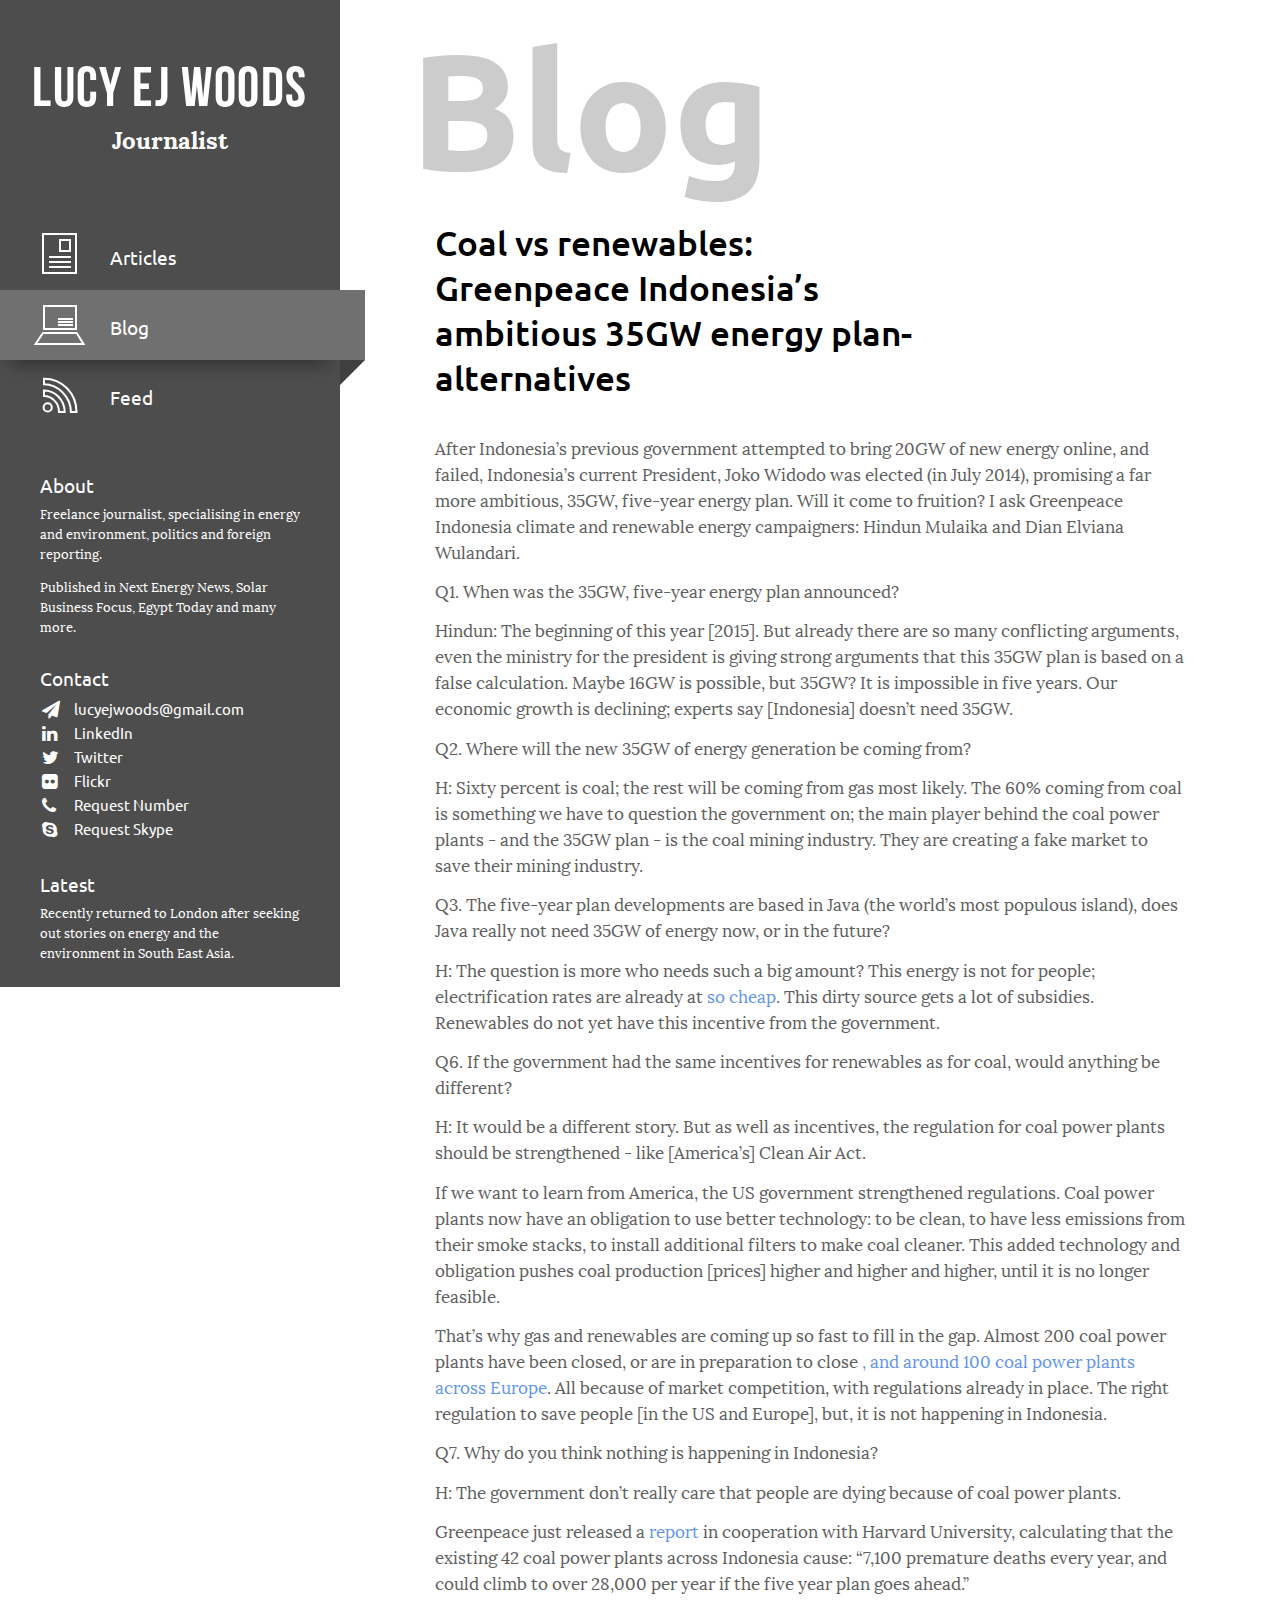
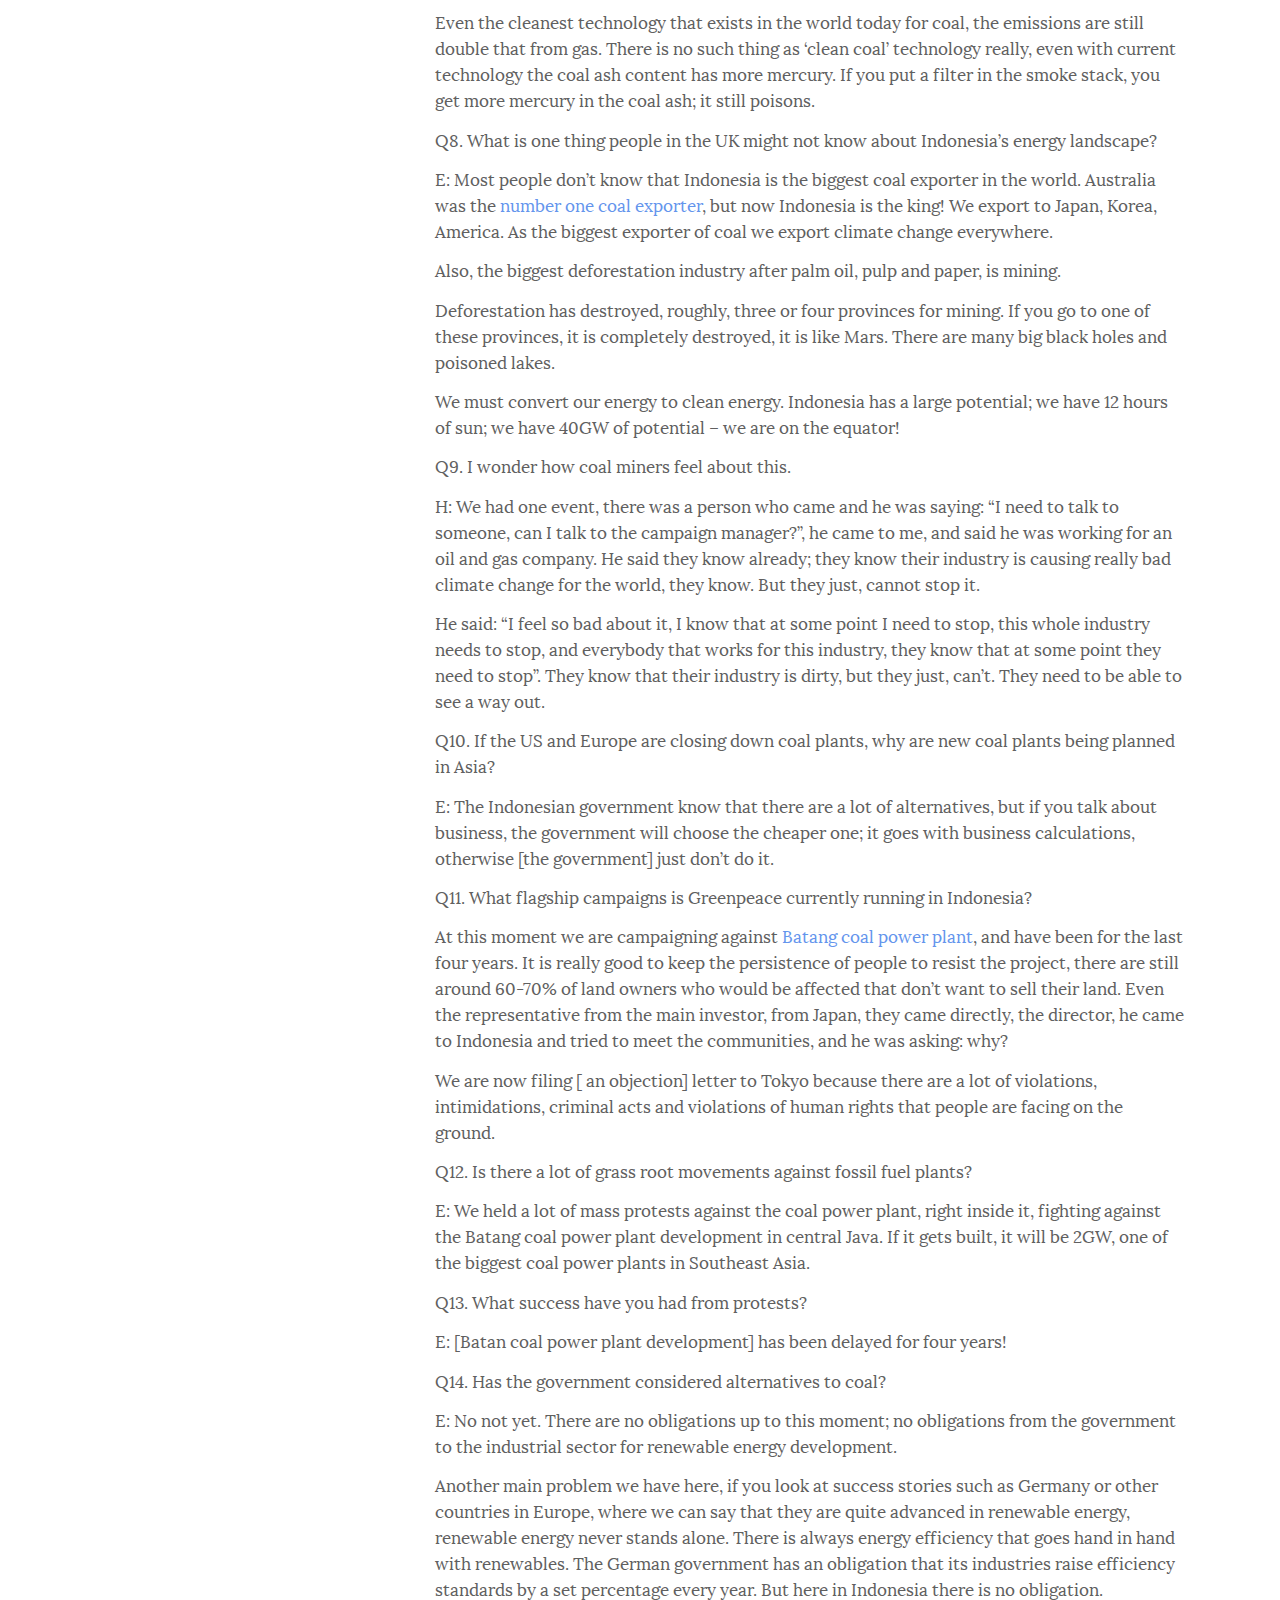
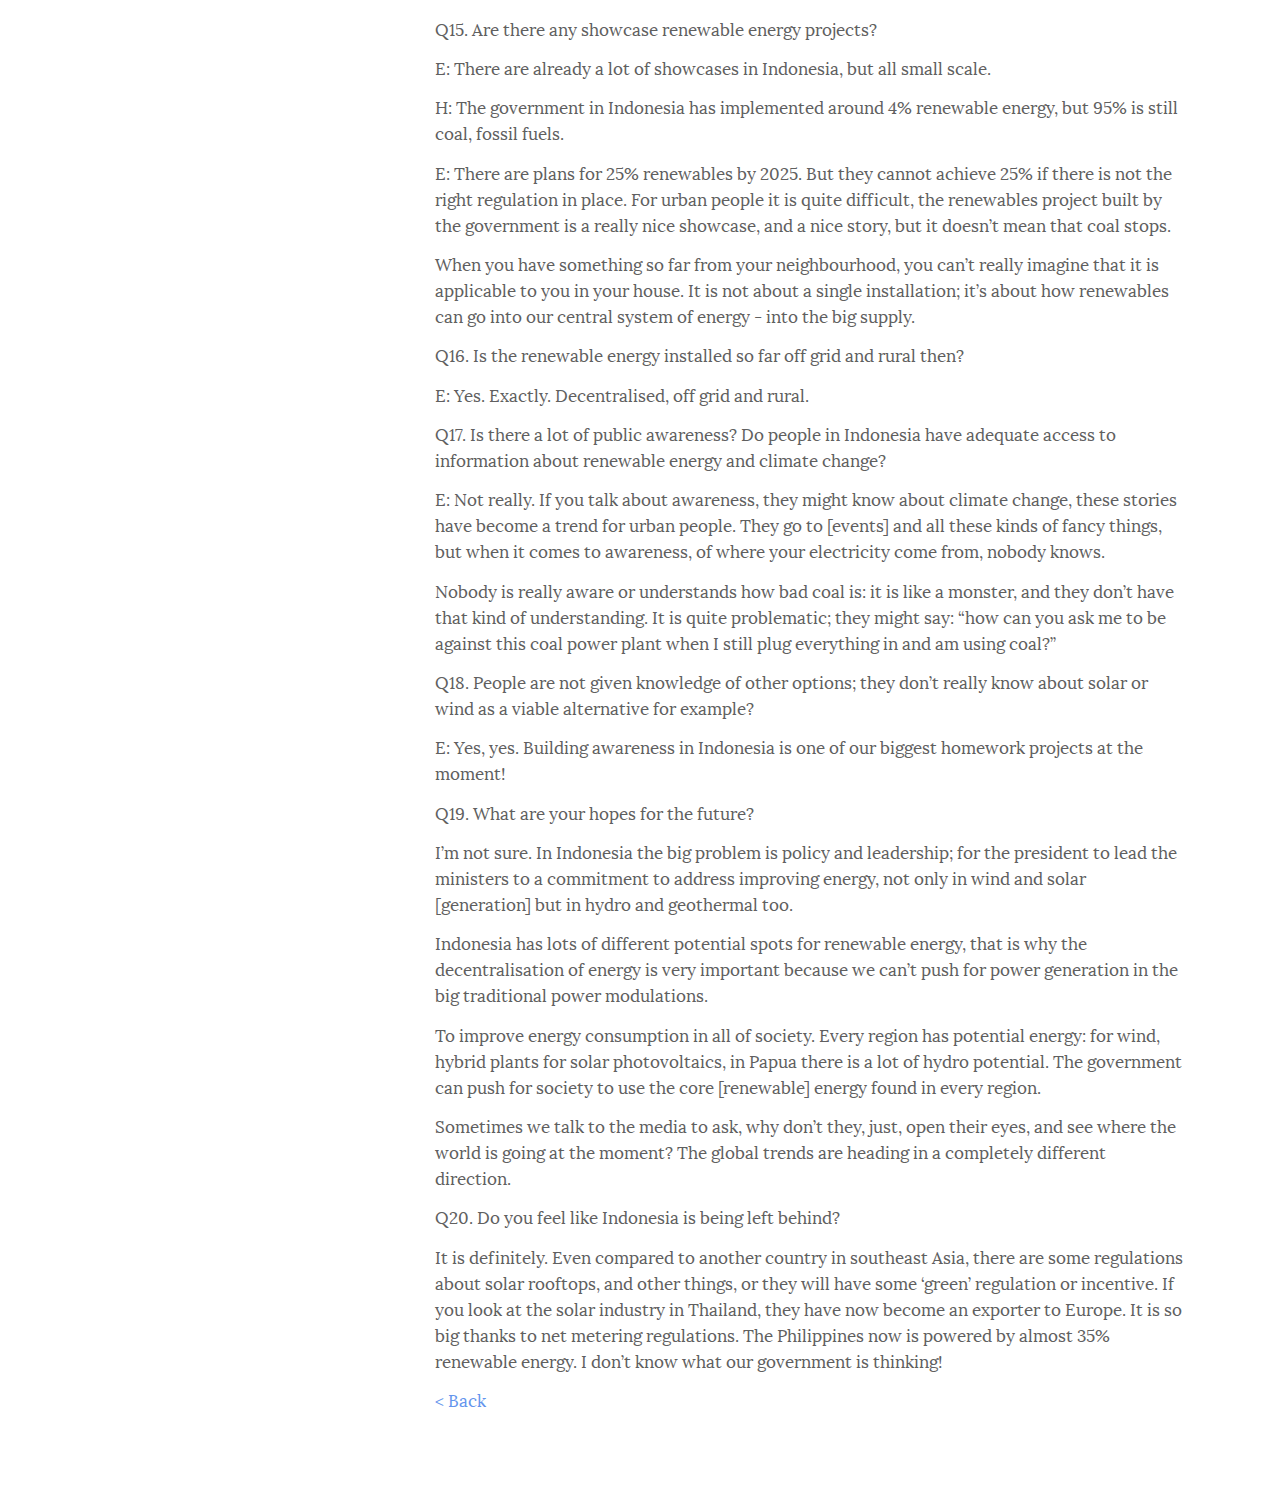
<file: blogPost11.html>
<!DOCTYPE html>

<html lang="en">
	<head>
		<title>Blog - Lucy Woods</title>
		
		<link rel="stylesheet" href="css/frame.css" type="text/css"/>
		
		<meta charset="UTF-8" />
		<meta name="viewport" content="width=device-width, initial-scale=1" />
		<meta name="keywords" content="" />
		<meta name="description" content="" />
	</head>

	<body>

		<div class='aside_background_mask'></div>
		<aside class="fixable_parent">
			<div class="fixable force_fixable_static_mobile">
				<header class='wrapper vCenter_outer'>
					<div class='vCenter_inner'>
						<h1>Lucy EJ Woods</h1>
						<h2>Journalist</h2>
					</div>
				</header>
				
				<nav class="links noSelect">
						<a class='wrapper ' href='index.html'><img src='imgs/indexIcon.svg' alt=''><h3>Articles</h3></a><a class='wrapper current_page' href='blog.html'><img src='imgs/blogIcon.svg' alt=''><h3>Blog</h3></a><a class='wrapper ' href='feed.html'><img src='imgs/feedIcon.svg' alt=''><h3>Feed</h3></a>				</nav>

					<!--
					<div class="section under_construction">
						<div class="header"><h3>Under Construction</h3></div>
						<div class="content">
							<p>This site is currently under construction and will be completed soon.</p>
							<p>In the meantime, feel free to peruse this small collection of my work.</p>
						</div>
					</div>
					-->

					<div class="section about">
						<div class="header"><h3>About</h3></div>
						<div class="content">
							<p>Freelance journalist, specialising in energy and environment, politics and foreign reporting.</p>
							<p>Published in Next Energy News, Solar Business Focus, Egypt Today and many more.</p>
							<!--<p>BA first in Journalism, Professional Publishers Certificate (distinction), completed NUJ online research, NCTJ science journalism and Guardian Masterclass science journalism and column writing professional courses.</p>-->
						</div>
					</div>
					
					<div class="section contact">
						<div class="header"><h3>Contact</h3></div>
						<div class="content">
							<table>
								<tr><td><i class="fa fa-paper-plane"></i></td><td><a href='mailto: lucyejwoods@gmail.com'>lucyejwoods@gmail.com</a></td></tr>
								<tr><td><i class="fa fa-linkedin"></i></td><td><a href="https://uk.linkedin.com/pub/lucy-ej-woods/48/799/1b0" target='_blank'>LinkedIn</a></td></tr>
								<tr><td><i class="fa fa-twitter"></i></td><td><a href="https://twitter.com/lucyejwoods" target='_blank'>Twitter</a></td></tr>
								<tr><td><i class="fa fa-flickr"></i></td><td><a href="https://www.flickr.com/photos/133154543@N07" target='_blank'>Flickr</a></td></tr>
								<tr><td><i class="fa fa-phone"></i></td><td><a href="mailto:lejwoods0@gmail.com?subject=Phone number request&body=Hi, I am interested in your work and would like to talk by phone.">Request Number</a></td></tr>
								<tr><td><i class="fa fa-skype"></i></td><td><a href="mailto:lejwoods0@gmail.com?subject=Skype request&body=Hi, I am interested in your work and would like to talk by Skype.">Request Skype</a></td></tr>
							</table>
						</div>
					</div>
					
					<div class="section latest">
						<div class="header"><h3>Latest</h3></div>
						<div class="content">
							<p>Recently returned to London after seeking out stories on energy and the environment in South East Asia.</p>
						</div>
					</div>

					<!--
					<div class="section baked_by_gingernutdev">
						<div class="header"><h3>Baked by hand</h3></div>
						<div class="content">
							<p>Fresh from the ovens at <a href='http://gingernutdev.co.uk'>gingerNut_web</a></p>
						</div>
					</div>
					-->

				</div>
			</div>
		</aside>

		<main>
			<div class="page_title">
				<h2>Blog</h2>
			</div>

	<style>
		.images img {
			width: 300px;
		}
	</style>


	<div class="blog_item post_box">
	An error occurred trying to fetch keywords
				<div class='post'>
					<div class='info'>
						<div class='details'>
						<div class='title'>
							<h4>Coal vs renewables: Greenpeace Indonesia’s ambitious 35GW energy plan-alternatives</h4>
						</div>
							<div class='other_details'>
								<div class='categories'><ul><li><span></span></li></ul></div>
							</div>
						</div>
					</div>
					<div class='content'>
						<div class='text'>
							<p>
After Indonesia’s previous government attempted to bring 20GW of new energy online, and failed, Indonesia’s current President, Joko Widodo was elected (in July 2014), promising a far more ambitious, 35GW, five-year energy plan. Will it come to fruition? I ask Greenpeace Indonesia climate and renewable energy campaigners: Hindun Mulaika and Dian Elviana Wulandari.
</p>
<p>
Q1. When was the 35GW, five-year energy plan announced?
</p>
<p>
Hindun: The beginning of this year [2015]. But already there are so many conflicting arguments, even the ministry for the president is giving strong arguments that this 35GW plan is based on a false calculation. Maybe 16GW is possible, but 35GW? It is impossible in five years. Our economic growth is declining; experts say [Indonesia] doesn’t need 35GW.
</p>
<p>
Q2. Where will the new 35GW of energy generation be coming from?
</p>
<p>
H: Sixty percent is coal; the rest will be coming from gas most likely. The 60% coming from coal is something we have to question the government on; the main player behind the coal power plants - and the 35GW plan - is the coal mining industry. They are creating a fake market to save their mining industry. 
</p>
<p>
Q3. The five-year plan developments are based in Java (the world’s most populous island), does Java really not need 35GW of energy now, or in the future? 
</p>
<p>
H: The question is more who needs such a big amount? This energy is not for people; electrification rates are already at <a href="http://data.worldbank.org/indicator/EG.ELC.ACCS.ZS>96%</a>. Most likely, this power is going to industry. 
</p>
<p>
Elvi: There is lots of energy planning where we need to question the government. All the regulations, and the 35GW five-year plan, are misplaced. This is not really for the Indonesian people; it is aimed at industries, and for economical development, and leaving all the environment, and all the Indonesian people aside.
</p>
<p>
If the government really want to achieve energy equality; to supply energy to the poorest societies – which make up around 20%-30% of the Indonesian community - then they should build it outside Java.
</p>
<p>
H: Other countries in the global market, such as China and the US, and many other countries in Europe, are leaving coal and seeing if they can generate energy using renewables. But still the Indonesian government are heading for the tyranny of coal. 
</p>
<p>
The coal mining industry, in Indonesia, is degrading fast because the coal market is dying. The prices are so low, and demand is starting to decline fast as China is cutting its emissions - and the US too. 
</p>
<p>
But the government are still trying to save the [coal] mining industry by pushing the domestic market - that is why there is this 35GW idea, with 60% from coal. The main player pushing for coal power plants, is coal mining.
</p>
<p>
Q4. Are there any government incentives for renewable energy development? 
</p>
<p>
E: Not incentives, but the Indonesian government has a Feed-in-Tariff. But it is different… usually a Feed-in-Tariff is when you can connect to the [national] grid and you can sell it. Here the electricity distribution is all state owned by PLN [Perusahaan Listrik Negara]. 
</p>
<p>
If you have a single installation for solar or wind, it is difficult to connect to the grid. The regulation and the systems are not yet there. We don’t have anything whereby you can directly sell electricity generation to PLN. They don’t like people to make money from [self-generated] energy. There are all these difficulties. 
</p>
<p>
Q5. Are there any private renewable energy companies operating in Indonesia? 
</p>
<p>
H: There are a lot in the market, but customers have a lot of doubt because the systems are not yet there; not yet built up. 
</p>
<p>
I think the other problem is fossil fuel subsidies are high in Indonesia, so coal is still the cheapest energy source; the regulations in Indonesia are so weak. 
</p>
<p>
This regulation cannot protect [Indonesia’s] people, because the externality costs of coal power plants are never included in the price of electricity production. That is why coal has become <a href="http://www.oxfordbusinessgroup.com/analysis/coal-fired-plants-offer-more-affordable-power-source-indonesia">so cheap</a>. This dirty source gets a lot of subsidies. Renewables do not yet have this incentive from the government. 	
</p>
<p>
Q6. If the government had the same incentives for renewables as for coal, would anything be different? 
</p>
<p>
H: It would be a different story. But as well as incentives, the regulation for coal power plants should be strengthened - like [America’s] Clean Air Act. 
</p>
<p>
If we want to learn from America, the US government strengthened regulations. Coal power plants now have an obligation to use better technology: to be clean, to have less emissions from their smoke stacks, to install additional filters to make coal cleaner. This added technology and obligation pushes coal production [prices] higher and higher and higher, until it is no longer feasible. 
</p>
<p>
That’s why gas and renewables are coming up so fast to fill in the gap. Almost 200 coal power plants have been closed, or are in preparation to close <a href="http://grist.org/climate-energy/what-do-we-do-with-all-these-dead-coal-fired-power-plants/"in America</a>, and around 100 coal power plants across <a href="http://uk.reuters.com/article/uk-britain-energy-policy-idUKKCN0T703X20151118">Europe</a>. All because of market competition, with regulations already in place. The right regulation to save people [in the US and Europe], but, it is not happening in Indonesia. 
</p>
<p>
Q7. Why do you think nothing is happening in Indonesia? 
</p>
<p>
H: The government don’t really care that people are dying because of coal power plants. 
</p>
<p>
Greenpeace just released a <a href="http://www.greenpeace.org/seasia/id/PageFiles/695938/full-report-human-cost-of-coal-power.pdf">report</a> in cooperation with Harvard University, calculating that the existing 42 coal power plants across Indonesia cause: “7,100 premature deaths every year, and could climb to over 28,000 per year if the five year plan goes ahead.”
</p>
<p>
Even the cleanest technology that exists in the world today for coal, the emissions are still double that from gas. There is no such thing as ‘clean coal’ technology really, even with current technology the coal ash content has more mercury. If you put a filter in the smoke stack, you get more mercury in the coal ash; it still poisons. 
</p>
<p>
Q8. What is one thing people in the UK might not know about Indonesia’s energy landscape?
</p>
<p>
E: Most people don’t know that Indonesia is the biggest coal exporter in the world. Australia was the <a href="http://www.sourcewatch.org/index.php/Coal_exports#Major_coal_exporters">number one coal exporter</a>, but now Indonesia is the king! We export to Japan, Korea, America. As the biggest exporter of coal we export climate change everywhere.
</p>
<p>
Also, the biggest deforestation industry after palm oil, pulp and paper, is mining.  
</p>
<p>
Deforestation has destroyed, roughly, three or four provinces for mining. If you go to one of these provinces, it is completely destroyed, it is like Mars. There are many big black holes and poisoned lakes.
</p>
<p>
We must convert our energy to clean energy. Indonesia has a large potential; we have 12 hours of sun; we have 40GW of potential – we are on the equator!
</p>
<p>
Q9. I wonder how coal miners feel about this.
</p>
<p>
H: We had one event, there was a person who came and he was saying: “I need to talk to someone, can I talk to the campaign manager?”, he came to me, and said he was working for an oil and gas company. He said they know already; they know their industry is causing really bad climate change for the world, they know. But they just, cannot stop it. 
</p>
<p>
He said: “I feel so bad about it, I know that at some point I need to stop, this whole industry needs to stop, and everybody that works for this industry, they know that at some point they need to stop”. They know that their industry is dirty, but they just, can’t. They need to be able to see a way out.
</p>
<p>
Q10. If the US and Europe are closing down coal plants, why are new coal plants being planned in Asia? 
</p>
<p>
E: The Indonesian government know that there are a lot of alternatives, but if you talk about business, the government will choose the cheaper one; it goes with business calculations, otherwise [the government] just don’t do it. 
</p>
<p>
Q11. What flagship campaigns is Greenpeace currently running in Indonesia? 
</p>
<p>
At this moment we are campaigning against <a href="http://www.worldcoal.com/coal/13052015/Indonesia-mega-coal-fired-power-plant-2267/">Batang coal power plant</a>, and have been for the last four years. It is really good to keep the persistence of people to resist the project, there are still around 60-70% of land owners who would be affected that don’t want to sell their land. Even the representative from the main investor, from Japan, they came directly, the director, he came to Indonesia and tried to meet the communities, and he was asking: why? 
</p>
<p>
We are now filing [ an objection] letter to Tokyo because there are a lot of violations, intimidations, criminal acts and violations of human rights that people are facing on the ground.
</p>
<p>
Q12. Is there a lot of grass root movements against fossil fuel plants? 
</p>
<p>
E: We held a lot of mass protests against the coal power plant, right inside it, fighting against the Batang coal power plant development in central Java. If it gets built, it will be 2GW, one of the biggest coal power plants in Southeast Asia. 
</p>
<p>
Q13. What success have you had from protests?
</p>
<p>
E: [Batan coal power plant development] has been delayed for four years!
</p>
<p>
Q14. Has the government considered alternatives to coal?
</p>
<p>
E: No not yet. There are no obligations up to this moment; no obligations from the government to the industrial sector for renewable energy development.
</p>
<p>
Another main problem we have here, if you look at success stories such as Germany or other countries in Europe, where we can say that they are quite advanced in renewable energy, renewable energy never stands alone. There is always energy efficiency that goes hand in hand with renewables. The German government has an obligation that its industries raise efficiency standards by a set percentage every year. But here in Indonesia there is no obligation. 
</p>
<p>
Q15. Are there any showcase renewable energy projects?
</p>
<p>
E: There are already a lot of showcases in Indonesia, but all small scale. 
</p>
<p>
H: The government in Indonesia has implemented around 4% renewable energy, but 95% is still coal, fossil fuels. 
</p>
<p>
E: There are plans for 25% renewables by 2025. But they cannot achieve 25% if there is not the right regulation in place. For urban people it is quite difficult, the renewables project built by the government is a really nice showcase, and a nice story, but it doesn’t mean that coal stops. 
</p>
<p>
When you have something so far from your neighbourhood, you can’t really imagine that it is applicable to you in your house. It is not about a single installation; it’s about how renewables can go into our central system of energy - into the big supply.
</p>
<p>
Q16. Is the renewable energy installed so far off grid and rural then?
</p>
<p>
E: Yes. Exactly. Decentralised, off grid and rural. 
</p>
<p>
Q17. Is there a lot of public awareness? Do people in Indonesia have adequate access to information about renewable energy and climate change?
</p>
<p>
E: Not really. If you talk about awareness, they might know about climate change, these stories have become a trend for urban people. They go to [events] and all these kinds of fancy things, but when it comes to awareness, of where your electricity come from, nobody knows. 
</p>
<p>
Nobody is really aware or understands how bad coal is: it is like a monster, and they don’t have that kind of understanding. It is quite problematic; they might say: “how can you ask me to be against this coal power plant when I still plug everything in and am using coal?”
</p>
<p>
Q18. People are not given knowledge of other options; they don’t really know about solar or wind as a viable alternative for example?
</p>
<p>
E: Yes, yes. Building awareness in Indonesia is one of our biggest homework projects at the moment!
</p>
<p>
Q19. What are your hopes for the future? 
</p>
<p>
I’m not sure. In Indonesia the big problem is policy and leadership; for the president to lead the ministers to a commitment to address improving energy, not only in wind and solar [generation] but in hydro and geothermal too. 
</p>
<p>
Indonesia has lots of different potential spots for renewable energy, that is why the decentralisation of energy is very important because we can’t push for power generation in the big traditional power modulations. 
</p>
<p>
To improve energy consumption in all of society. Every region has potential energy: for wind, hybrid plants for solar photovoltaics, in Papua there is a lot of hydro potential. The government can push for society to use the core [renewable] energy found in every region. 
</p>
<p>
Sometimes we talk to the media to ask, why don’t they, just, open their eyes, and see where the world is going at the moment? The global trends are heading in a completely different direction. 
</p>
<p>
Q20. Do you feel like Indonesia is being left behind? 
</p>
<p>
It is definitely. Even compared to another country in southeast Asia, there are some regulations about solar rooftops, and other things, or they will have some ‘green’ regulation or incentive. If you look at the solar industry in Thailand, they have now become an exporter to Europe. It is so big thanks to net metering regulations. The Philippines now is powered by almost 35% renewable energy. I don’t know what our government is thinking!  
</p>
							<p><a href='blog.html'>< Back</a></p>
						</div>
					</div>
				</div>
				</div>

		</main>
	<script type="text/javascript" src="js/fixable.js"></script>	</body>

</html>
</file>
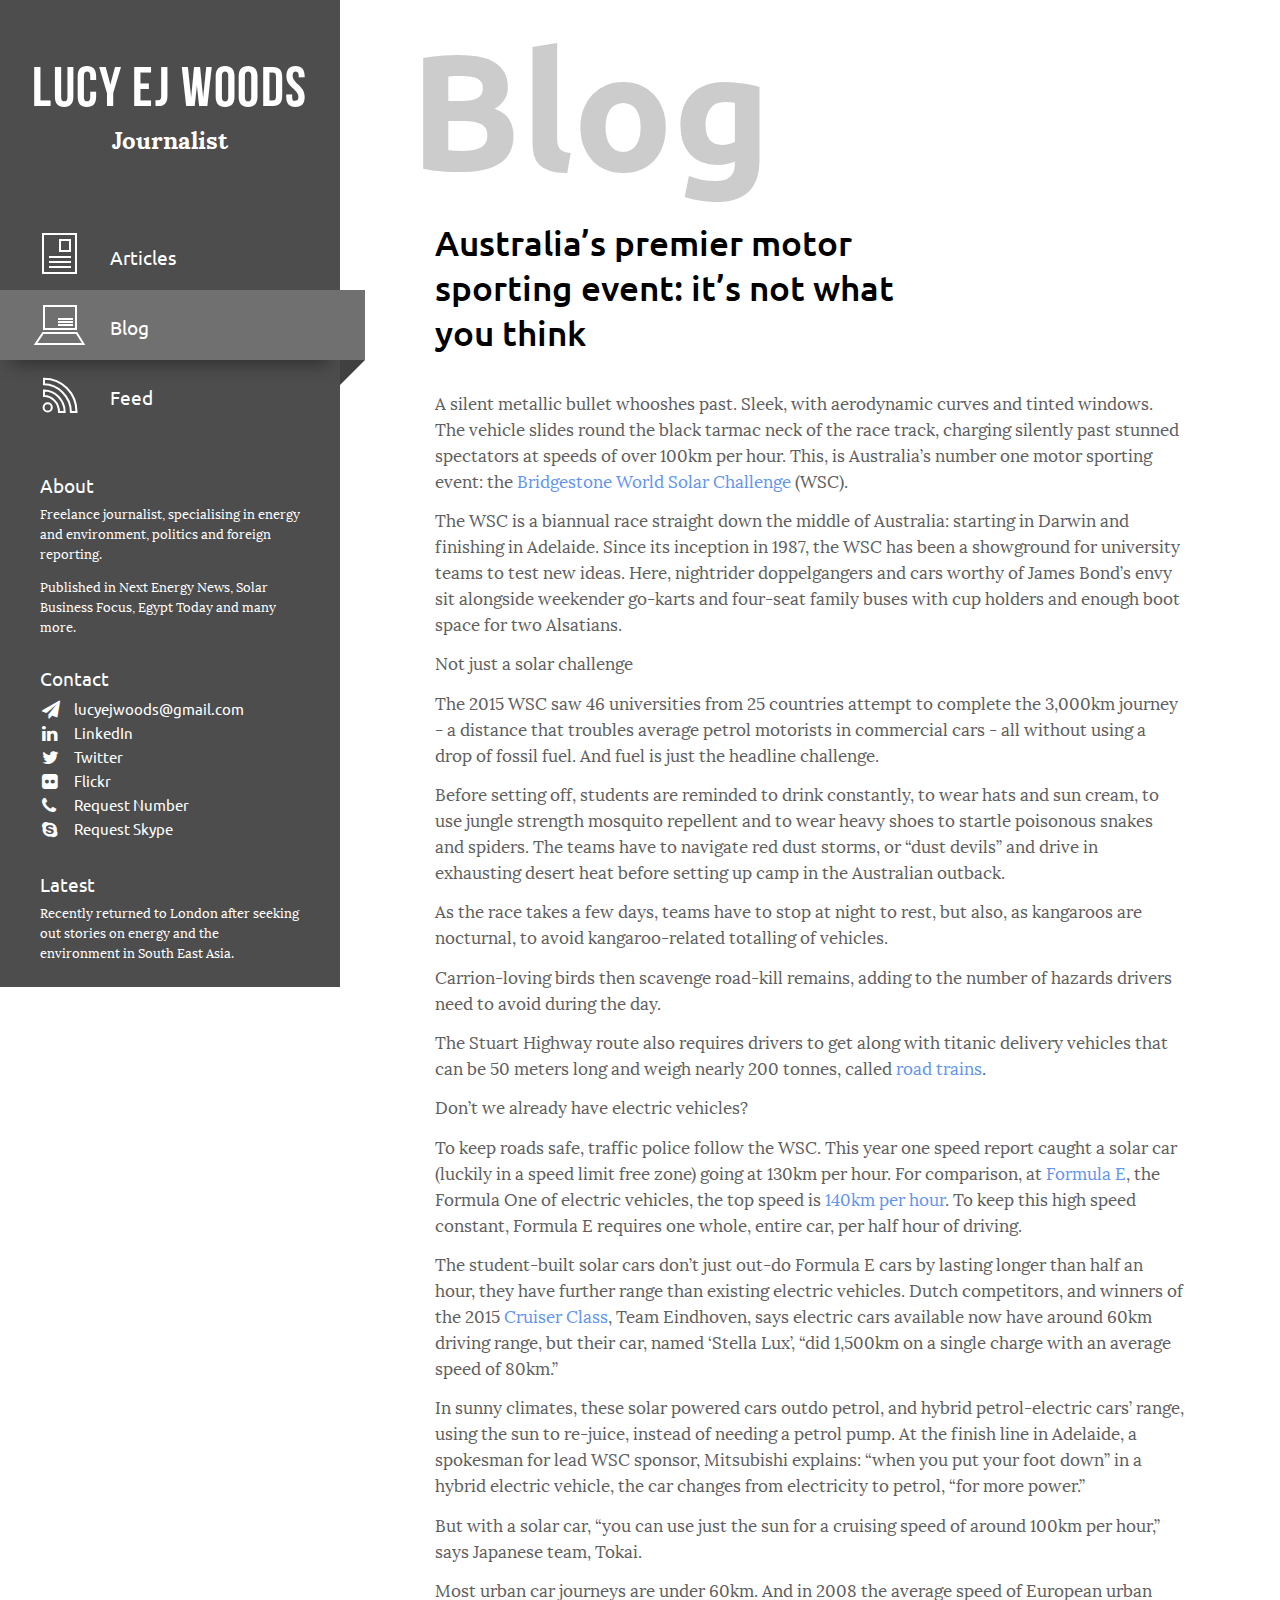
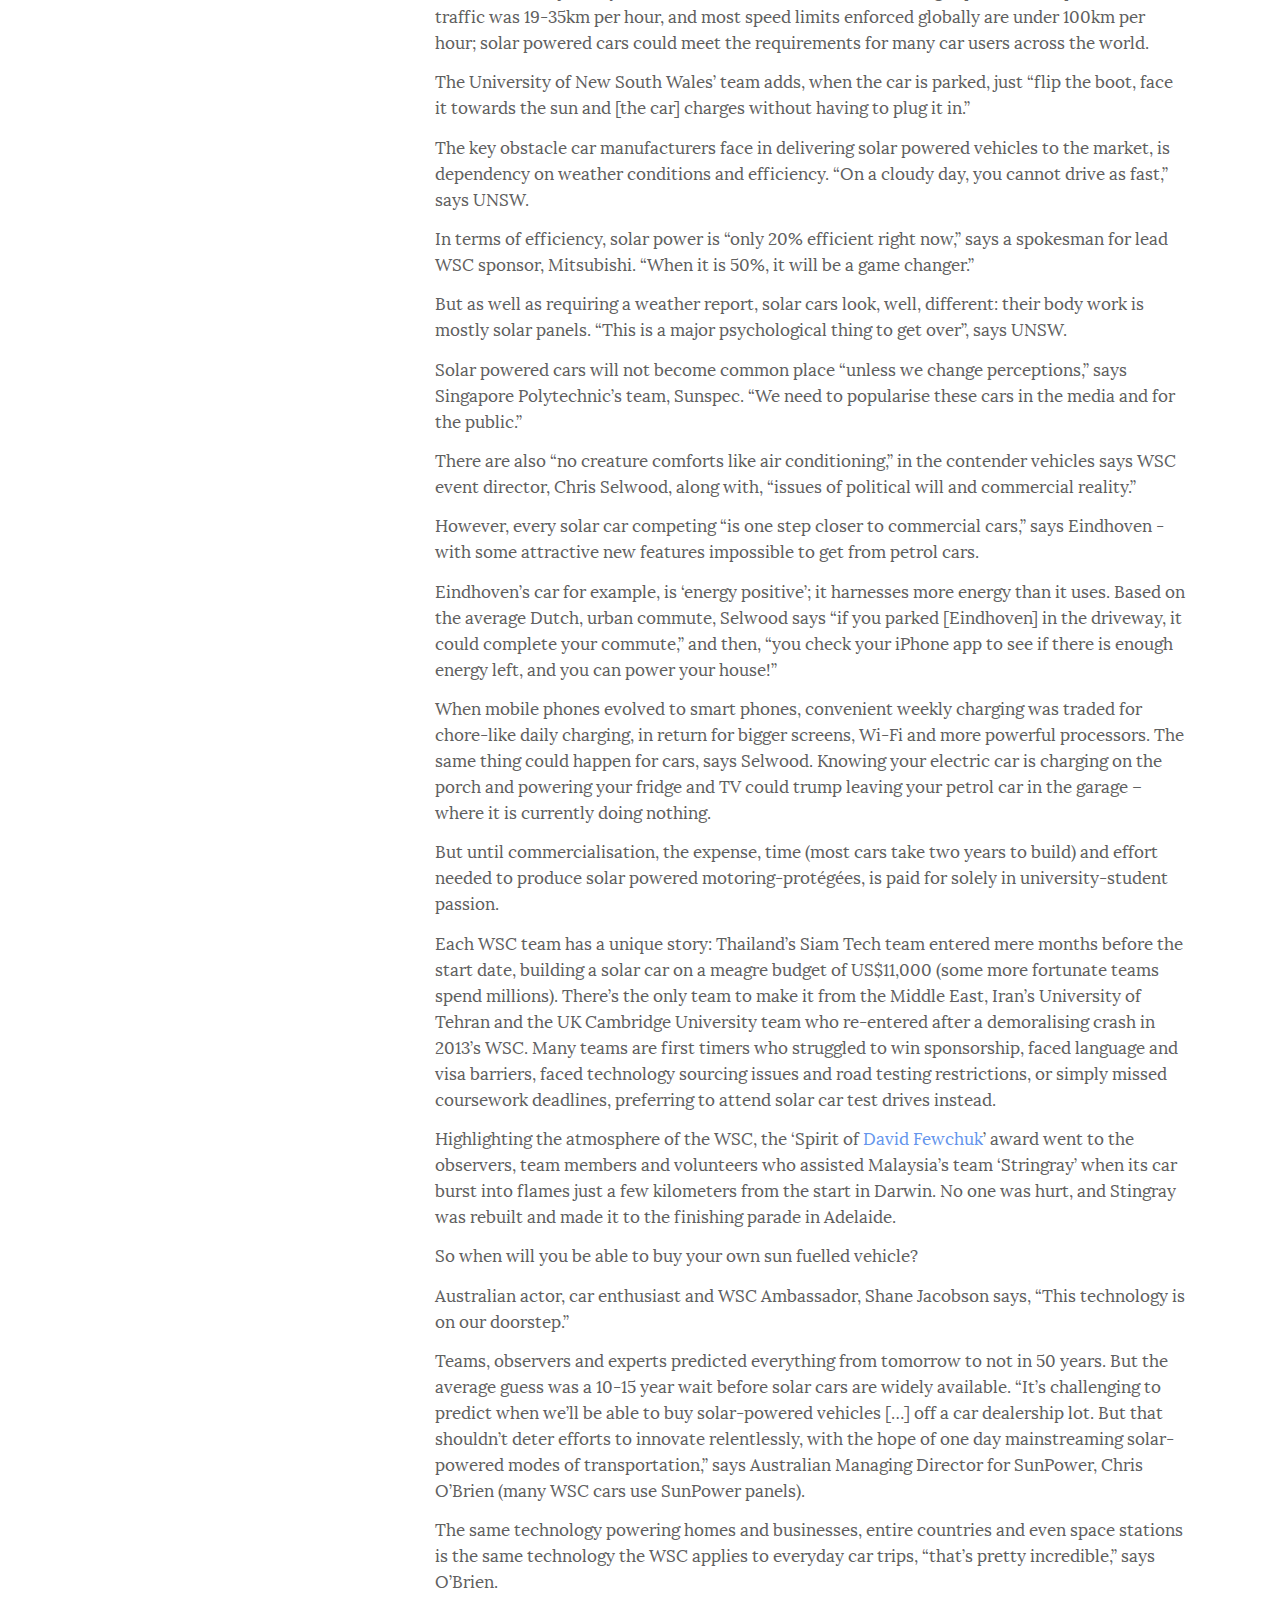
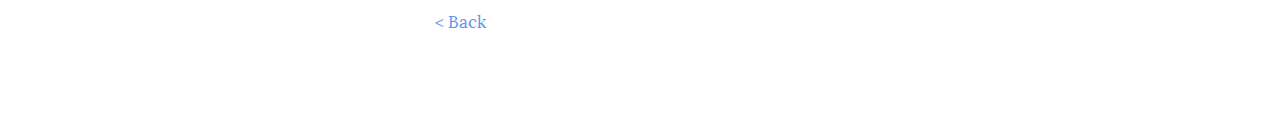
<file: blogPost12.html>
<!DOCTYPE html>

<html lang="en">
	<head>
		<title>Blog - Lucy Woods</title>
		
		<link rel="stylesheet" href="css/frame.css" type="text/css"/>
		
		<meta charset="UTF-8" />
		<meta name="viewport" content="width=device-width, initial-scale=1" />
		<meta name="keywords" content="" />
		<meta name="description" content="" />
	</head>

	<body>

		<div class='aside_background_mask'></div>
		<aside class="fixable_parent">
			<div class="fixable force_fixable_static_mobile">
				<header class='wrapper vCenter_outer'>
					<div class='vCenter_inner'>
						<h1>Lucy EJ Woods</h1>
						<h2>Journalist</h2>
					</div>
				</header>
				
				<nav class="links noSelect">
						<a class='wrapper ' href='index.html'><img src='imgs/indexIcon.svg' alt=''><h3>Articles</h3></a><a class='wrapper current_page' href='blog.html'><img src='imgs/blogIcon.svg' alt=''><h3>Blog</h3></a><a class='wrapper ' href='feed.html'><img src='imgs/feedIcon.svg' alt=''><h3>Feed</h3></a>				</nav>

					<!--
					<div class="section under_construction">
						<div class="header"><h3>Under Construction</h3></div>
						<div class="content">
							<p>This site is currently under construction and will be completed soon.</p>
							<p>In the meantime, feel free to peruse this small collection of my work.</p>
						</div>
					</div>
					-->

					<div class="section about">
						<div class="header"><h3>About</h3></div>
						<div class="content">
							<p>Freelance journalist, specialising in energy and environment, politics and foreign reporting.</p>
							<p>Published in Next Energy News, Solar Business Focus, Egypt Today and many more.</p>
							<!--<p>BA first in Journalism, Professional Publishers Certificate (distinction), completed NUJ online research, NCTJ science journalism and Guardian Masterclass science journalism and column writing professional courses.</p>-->
						</div>
					</div>
					
					<div class="section contact">
						<div class="header"><h3>Contact</h3></div>
						<div class="content">
							<table>
								<tr><td><i class="fa fa-paper-plane"></i></td><td><a href='mailto: lucyejwoods@gmail.com'>lucyejwoods@gmail.com</a></td></tr>
								<tr><td><i class="fa fa-linkedin"></i></td><td><a href="https://uk.linkedin.com/pub/lucy-ej-woods/48/799/1b0" target='_blank'>LinkedIn</a></td></tr>
								<tr><td><i class="fa fa-twitter"></i></td><td><a href="https://twitter.com/lucyejwoods" target='_blank'>Twitter</a></td></tr>
								<tr><td><i class="fa fa-flickr"></i></td><td><a href="https://www.flickr.com/photos/133154543@N07" target='_blank'>Flickr</a></td></tr>
								<tr><td><i class="fa fa-phone"></i></td><td><a href="mailto:lejwoods0@gmail.com?subject=Phone number request&body=Hi, I am interested in your work and would like to talk by phone.">Request Number</a></td></tr>
								<tr><td><i class="fa fa-skype"></i></td><td><a href="mailto:lejwoods0@gmail.com?subject=Skype request&body=Hi, I am interested in your work and would like to talk by Skype.">Request Skype</a></td></tr>
							</table>
						</div>
					</div>
					
					<div class="section latest">
						<div class="header"><h3>Latest</h3></div>
						<div class="content">
							<p>Recently returned to London after seeking out stories on energy and the environment in South East Asia.</p>
						</div>
					</div>

					<!--
					<div class="section baked_by_gingernutdev">
						<div class="header"><h3>Baked by hand</h3></div>
						<div class="content">
							<p>Fresh from the ovens at <a href='http://gingernutdev.co.uk'>gingerNut_web</a></p>
						</div>
					</div>
					-->

				</div>
			</div>
		</aside>

		<main>
			<div class="page_title">
				<h2>Blog</h2>
			</div>

	<style>
		.images img {
			width: 300px;
		}
	</style>


	<div class="blog_item post_box">
	An error occurred trying to fetch keywords
				<div class='post'>
					<div class='info'>
						<div class='details'>
						<div class='title'>
							<h4>Australia’s premier motor sporting event: it’s not what you think</h4>
						</div>
							<div class='other_details'>
								<div class='categories'><ul><li><span></span></li></ul></div>
							</div>
						</div>
					</div>
					<div class='content'>
						<div class='text'>
							<p>
A silent metallic bullet whooshes past. Sleek, with aerodynamic curves and tinted windows. The vehicle slides round the black tarmac neck of the race track, charging silently past stunned spectators at speeds of over 100km per hour. This, is Australia’s number one motor sporting event: the <a href="http://www.worldsolarchallenge.org">Bridgestone World Solar Challenge</a> (WSC).
</p>
<p>
The WSC is a biannual race straight down the middle of Australia: starting in Darwin and finishing in Adelaide. Since its inception in 1987, the WSC has been a showground for university teams to test new ideas. Here, nightrider doppelgangers and cars worthy of James Bond’s envy sit alongside weekender go-karts and four-seat family buses with cup holders and enough boot space for two Alsatians.
</p>
<p>
Not just a solar challenge 
</p>
<p>
The 2015 WSC saw 46 universities from 25 countries attempt to complete the 3,000km journey - a distance that troubles average petrol motorists in commercial cars - all without using a drop of fossil fuel. And fuel is just the headline challenge.
</p>
<p>
Before setting off, students are reminded to drink constantly, to wear hats and sun cream, to use jungle strength mosquito repellent and to wear heavy shoes to startle poisonous snakes and spiders. The teams have to navigate red dust storms, or “dust devils” and drive in exhausting desert heat before setting up camp in the Australian outback.
</p>
<p>
As the race takes a few days, teams have to stop at night to rest, but also, as kangaroos are nocturnal, to avoid kangaroo-related totalling of vehicles. 
</p>
<p>
Carrion-loving birds then scavenge road-kill remains, adding to the number of hazards drivers need to avoid during the day. 
</p>
<p>
The Stuart Highway route also requires drivers to get along with titanic delivery vehicles that can be 50 meters long and weigh nearly 200 tonnes, called <a href="http://www.outback-australia-travel-secrets.com/australian-road-trains.html">road trains</a>. 
</p>
<p>
Don’t we already have electric vehicles? 
</p>
<p>
To keep roads safe, traffic police follow the WSC. This year one speed report caught a solar car (luckily in a speed limit free zone) going at 130km per hour. For comparison, at <a href="http://www.fiaformulae.com">Formula E</a>, the Formula One of electric vehicles, the top speed is <a href="http://europe.newsweek.com/auto-racing-goes-green-336173">140km per hour</a>. To keep this high speed constant, Formula E requires one whole, entire car, per half hour of driving. 
</p>
<p>
The student-built solar cars don’t just out-do Formula E cars by lasting longer than half an hour, they have further range than existing electric vehicles. Dutch competitors, and winners of the 2015 <a href="http://www.worldsolarchallenge.org/team_info/2015_classes/cruiser_class">Cruiser Class</a>, Team Eindhoven, says electric cars available now have around 60km driving range, but their car, named ‘Stella Lux’, “did 1,500km on a single charge with an average speed of 80km.” 
</p>
<p>
In sunny climates, these solar powered cars outdo petrol, and hybrid petrol-electric cars’ range, using the sun to re-juice, instead of needing a petrol pump. At the finish line in Adelaide, a spokesman for lead WSC sponsor, Mitsubishi explains: “when you put your foot down” in a hybrid electric vehicle, the car changes from electricity to petrol, “for more power.” 
</p>
<p>
But with a solar car, “you can use just the sun for a cruising speed of around 100km per hour,” says Japanese team, Tokai. 
</p>
<p>
Most urban car journeys are under 60km. And in 2008 the average speed of European urban traffic was 19-35km per hour, and most speed limits enforced globally are under 100km per hour; solar powered cars could meet the requirements for many car users across the world.
</p>
<p>
The University of New South Wales’ team adds, when the car is parked, just “flip the boot, face it towards the sun and [the car] charges without having to plug it in.” 
</p>
<p>
The key obstacle car manufacturers face in delivering solar powered vehicles to the market, is dependency on weather conditions and efficiency. “On a cloudy day, you cannot drive as fast,” says UNSW. 
</p>
<p>
In terms of efficiency, solar power is “only 20% efficient right now,” says a spokesman for lead WSC sponsor, Mitsubishi. “When it is 50%, it will be a game changer.”
</p>
<p>
But as well as requiring a weather report, solar cars look, well, different: their body work is mostly solar panels. “This is a major psychological thing to get over”, says UNSW. 
</p>
<p>
Solar powered cars will not become common place “unless we change perceptions,” says Singapore Polytechnic’s team, Sunspec. “We need to popularise these cars in the media and for the public.”
</p>
<p>
There are also “no creature comforts like air conditioning,” in the contender vehicles says WSC event director, Chris Selwood, along with, “issues of political will and commercial reality.” 
</p>
<p>
However, every solar car competing “is one step closer to commercial cars,” says Eindhoven - with some attractive new features impossible to get from petrol cars.
</p>
<p>
Eindhoven’s car for example, is ‘energy positive’; it harnesses more energy than it uses. Based on the average Dutch, urban commute, Selwood says “if you parked [Eindhoven] in the driveway, it could complete your commute,” and then, “you check your iPhone app to see if there is enough energy left, and you can power your house!”
</p>
<p>
When mobile phones evolved to smart phones, convenient weekly charging was traded for chore-like daily charging, in return for bigger screens, Wi-Fi and more powerful processors. The same thing could happen for cars, says Selwood. Knowing your electric car is charging on the porch and powering your fridge and TV could trump leaving your petrol car in the garage – where it is currently doing nothing. 
</p>
<p>
But until commercialisation, the expense, time (most cars take two years to build) and effort needed to produce solar powered motoring-protégées, is paid for solely in university-student passion.
</p>
<p>
Each WSC team has a unique story: Thailand’s Siam Tech team entered mere months before the start date, building a solar car on a meagre budget of US$11,000 (some more fortunate teams spend millions). There’s the only team to make it from the Middle East, Iran’s University of Tehran and the UK Cambridge University team who re-entered after a demoralising crash in 2013’s WSC. Many teams are first timers who struggled to win sponsorship, faced language and visa barriers, faced technology sourcing issues and road testing restrictions, or simply missed coursework deadlines, preferring to attend solar car test drives instead. 
</p>
<p>
Highlighting the atmosphere of the WSC, the ‘Spirit of <a href="http://www.aurorasolarcar.com/InMemoriam">David Fewchuk</a>’ award went to the observers, team members and volunteers who assisted Malaysia’s team ‘Stringray’ when its car burst into flames just a few kilometers from the start in Darwin. No one was hurt, and Stingray was rebuilt and made it to the finishing parade in Adelaide.
</p>
<p>
So when will you be able to buy your own sun fuelled vehicle?  
</p>
<p>
Australian actor, car enthusiast and WSC Ambassador, Shane Jacobson says, “This technology is on our doorstep.”
</p>
<p>
Teams, observers and experts predicted everything from tomorrow to not in 50 years. But the average guess was a 10-15 year wait before solar cars are widely available. “It’s challenging to predict when we’ll be able to buy solar-powered vehicles […] off a car dealership lot. But that shouldn’t deter efforts to innovate relentlessly, with the hope of one day mainstreaming solar-powered modes of transportation,” says Australian Managing Director for SunPower, Chris O’Brien (many WSC cars use SunPower panels). 
</p>
<p>
The same technology powering homes and businesses, entire countries and even space stations is the same technology the WSC applies to everyday car trips, “that’s pretty incredible,” says O’Brien.
</p>
							<p><a href='blog.html'>< Back</a></p>
						</div>
					</div>
				</div>
				</div>

		</main>
	<script type="text/javascript" src="js/fixable.js"></script>	</body>

</html>
</file>
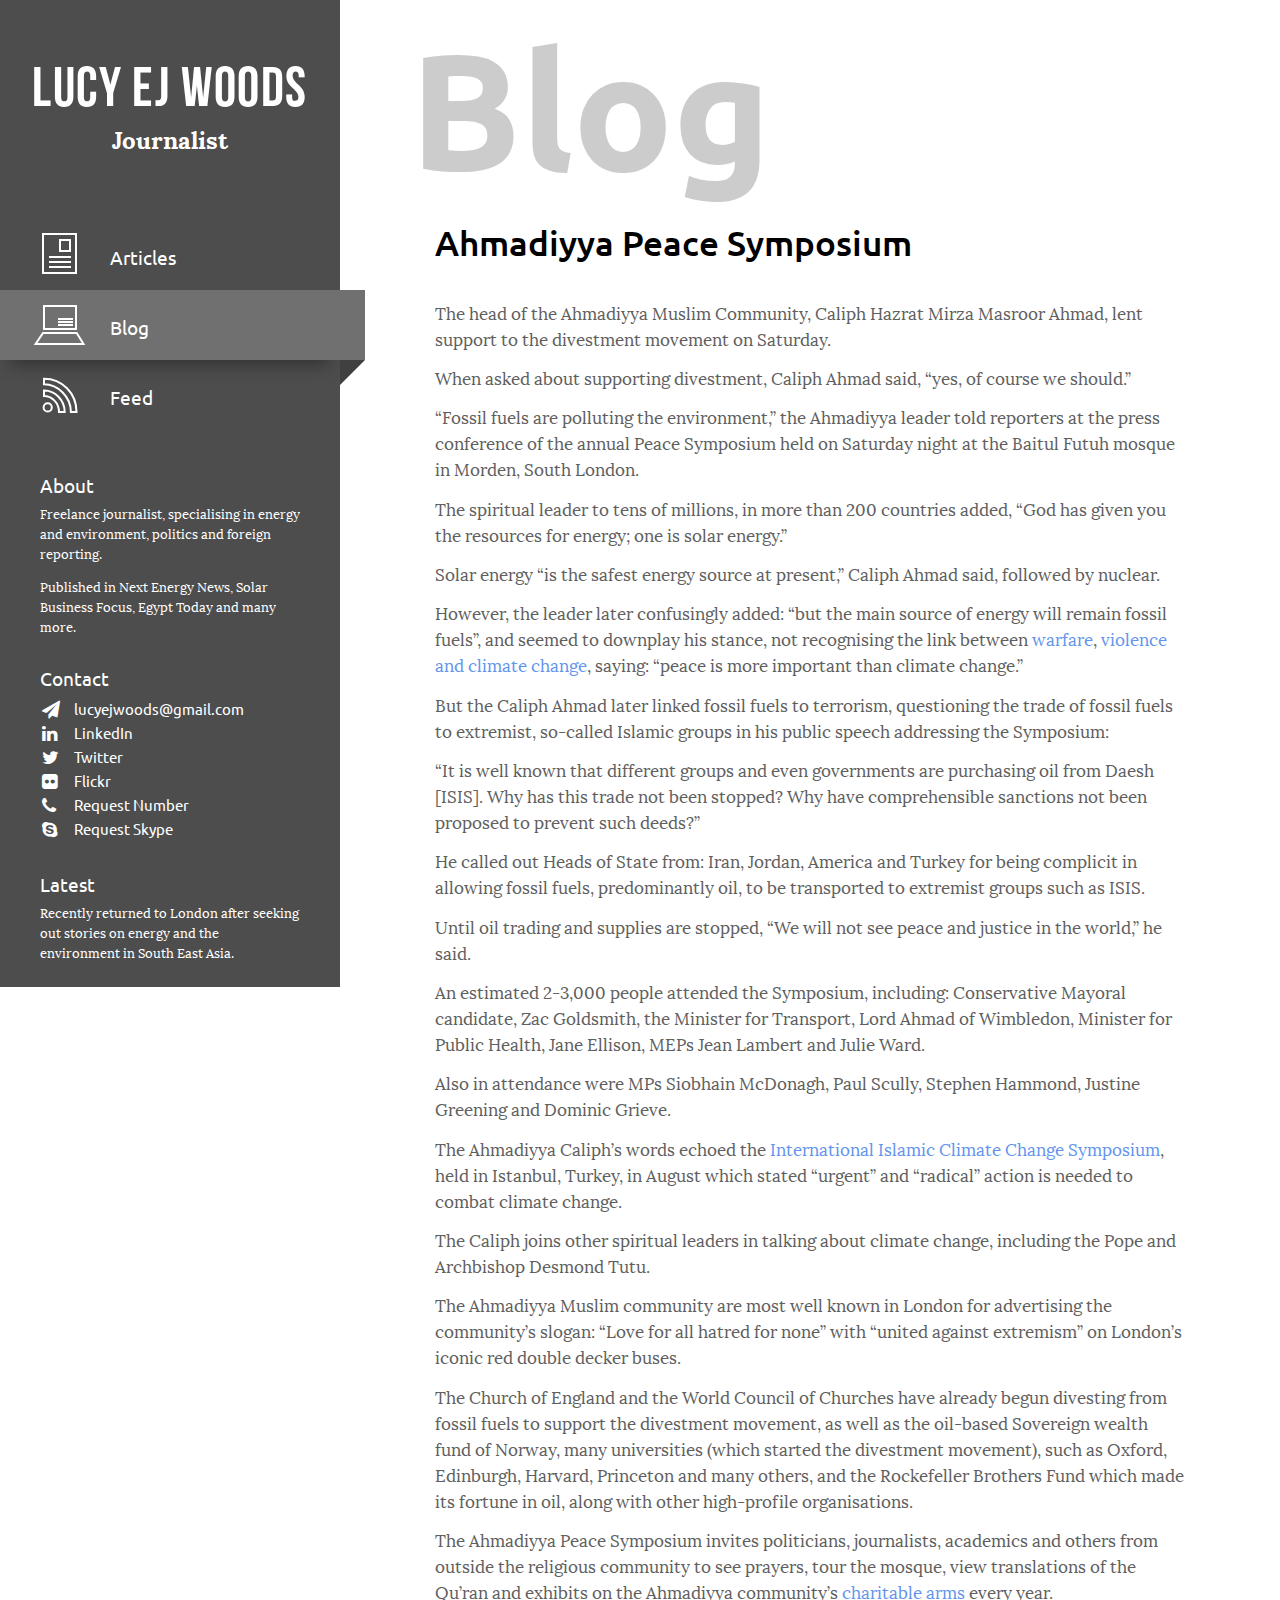
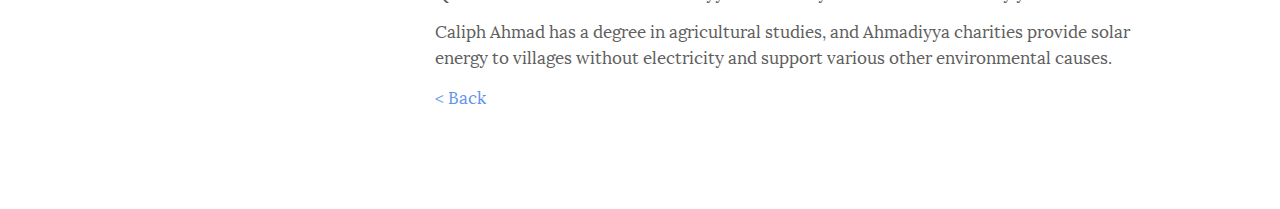
<file: blogPost13.html>
<!DOCTYPE html>

<html lang="en">
	<head>
		<title>Blog - Lucy Woods</title>
		
		<link rel="stylesheet" href="css/frame.css" type="text/css"/>
		
		<meta charset="UTF-8" />
		<meta name="viewport" content="width=device-width, initial-scale=1" />
		<meta name="keywords" content="" />
		<meta name="description" content="" />
	</head>

	<body>

		<div class='aside_background_mask'></div>
		<aside class="fixable_parent">
			<div class="fixable force_fixable_static_mobile">
				<header class='wrapper vCenter_outer'>
					<div class='vCenter_inner'>
						<h1>Lucy EJ Woods</h1>
						<h2>Journalist</h2>
					</div>
				</header>
				
				<nav class="links noSelect">
						<a class='wrapper ' href='index.html'><img src='imgs/indexIcon.svg' alt=''><h3>Articles</h3></a><a class='wrapper current_page' href='blog.html'><img src='imgs/blogIcon.svg' alt=''><h3>Blog</h3></a><a class='wrapper ' href='feed.html'><img src='imgs/feedIcon.svg' alt=''><h3>Feed</h3></a>				</nav>

					<!--
					<div class="section under_construction">
						<div class="header"><h3>Under Construction</h3></div>
						<div class="content">
							<p>This site is currently under construction and will be completed soon.</p>
							<p>In the meantime, feel free to peruse this small collection of my work.</p>
						</div>
					</div>
					-->

					<div class="section about">
						<div class="header"><h3>About</h3></div>
						<div class="content">
							<p>Freelance journalist, specialising in energy and environment, politics and foreign reporting.</p>
							<p>Published in Next Energy News, Solar Business Focus, Egypt Today and many more.</p>
							<!--<p>BA first in Journalism, Professional Publishers Certificate (distinction), completed NUJ online research, NCTJ science journalism and Guardian Masterclass science journalism and column writing professional courses.</p>-->
						</div>
					</div>
					
					<div class="section contact">
						<div class="header"><h3>Contact</h3></div>
						<div class="content">
							<table>
								<tr><td><i class="fa fa-paper-plane"></i></td><td><a href='mailto: lucyejwoods@gmail.com'>lucyejwoods@gmail.com</a></td></tr>
								<tr><td><i class="fa fa-linkedin"></i></td><td><a href="https://uk.linkedin.com/pub/lucy-ej-woods/48/799/1b0" target='_blank'>LinkedIn</a></td></tr>
								<tr><td><i class="fa fa-twitter"></i></td><td><a href="https://twitter.com/lucyejwoods" target='_blank'>Twitter</a></td></tr>
								<tr><td><i class="fa fa-flickr"></i></td><td><a href="https://www.flickr.com/photos/133154543@N07" target='_blank'>Flickr</a></td></tr>
								<tr><td><i class="fa fa-phone"></i></td><td><a href="mailto:lejwoods0@gmail.com?subject=Phone number request&body=Hi, I am interested in your work and would like to talk by phone.">Request Number</a></td></tr>
								<tr><td><i class="fa fa-skype"></i></td><td><a href="mailto:lejwoods0@gmail.com?subject=Skype request&body=Hi, I am interested in your work and would like to talk by Skype.">Request Skype</a></td></tr>
							</table>
						</div>
					</div>
					
					<div class="section latest">
						<div class="header"><h3>Latest</h3></div>
						<div class="content">
							<p>Recently returned to London after seeking out stories on energy and the environment in South East Asia.</p>
						</div>
					</div>

					<!--
					<div class="section baked_by_gingernutdev">
						<div class="header"><h3>Baked by hand</h3></div>
						<div class="content">
							<p>Fresh from the ovens at <a href='http://gingernutdev.co.uk'>gingerNut_web</a></p>
						</div>
					</div>
					-->

				</div>
			</div>
		</aside>

		<main>
			<div class="page_title">
				<h2>Blog</h2>
			</div>

	<style>
		.images img {
			width: 300px;
		}
	</style>


	<div class="blog_item post_box">
	An error occurred trying to fetch keywords
				<div class='post'>
					<div class='info'>
						<div class='details'>
						<div class='title'>
							<h4>Ahmadiyya Peace Symposium</h4>
						</div>
							<div class='other_details'>
								<div class='categories'><ul><li><span></span></li></ul></div>
							</div>
						</div>
					</div>
					<div class='content'>
						<div class='text'>
							<p>
The head of the Ahmadiyya Muslim Community, Caliph Hazrat Mirza Masroor Ahmad, lent support to the divestment movement on Saturday. 
</p>
<p>
When asked about supporting divestment, Caliph Ahmad said, “yes, of course we should.”
</p>
<p>
“Fossil fuels are polluting the environment,” the Ahmadiyya leader told reporters at the press conference of the annual Peace Symposium held on Saturday night at the Baitul Futuh mosque in Morden, South London.
</p>
<p>
The spiritual leader to tens of millions, in more than 200 countries added, “God has given you the resources for energy; one is solar energy.” 
</p>
<p>
Solar energy “is the safest energy source at present,” Caliph Ahmad said, followed by nuclear. 
</p>
<p>
However, the leader later confusingly added: “but the main source of energy will remain fossil fuels”, and seemed to downplay his stance, not recognising the link between <a href="http://www.theguardian.com/environment/2014/mar/31/climate-change-threat-food-security-humankind">warfare</a>, <a href="https://www.washingtonpost.com/news/wonk/wp/2014/10/22/the-surprisingly-strong-link-between-climate-change-and-violence/">violence and climate change</a>, saying: “peace is more important than climate change.” 
</p>
<p>
But the Caliph Ahmad later linked fossil fuels to terrorism, questioning the trade of fossil fuels to extremist, so-called Islamic groups in his public speech addressing the Symposium:
</p>
<p>
“It is well known that different groups and even governments are purchasing oil from Daesh [ISIS]. Why has this trade not been stopped? Why have comprehensible sanctions not been proposed to prevent such deeds?” 
</p>
<p>
He called out Heads of State from: Iran, Jordan, America and Turkey for being complicit in allowing fossil fuels, predominantly oil, to be transported to extremist groups such as ISIS. 
</p>
<p>
Until oil trading and supplies are stopped, “We will not see peace and justice in the world,” he said. 
</p>
<p>
An estimated 2-3,000 people attended the Symposium, including: Conservative Mayoral candidate, Zac Goldsmith, the Minister for Transport, Lord Ahmad of Wimbledon, Minister for Public Health, Jane Ellison, MEPs Jean Lambert and Julie Ward.
</p>
<p>
Also in attendance were MPs Siobhain McDonagh, Paul Scully, Stephen Hammond, Justine Greening and Dominic Grieve. 
</p>
<p>
The Ahmadiyya Caliph’s words echoed the <a href="http://islamicclimatedeclaration.org/islamic-declaration-on-global-climate-change/">International Islamic Climate Change Symposium</a>, held in Istanbul, Turkey, in August which stated “urgent” and “radical” action is needed to combat climate change.  
</p>
<p>
The Caliph joins other spiritual leaders in talking about climate change, including the Pope and Archbishop Desmond Tutu. 
</p>
<p>
The Ahmadiyya Muslim community are most well known in London for advertising the community’s slogan: “Love for all hatred for none” with “united against extremism” on London’s iconic red double decker buses.
</p>
<p>
The Church of England and the World Council of Churches have already begun divesting from fossil fuels to support the divestment movement, as well as the oil-based Sovereign wealth fund of Norway, many universities (which started the divestment movement), such as Oxford, Edinburgh, Harvard, Princeton and many others, and the Rockefeller Brothers Fund which made its fortune in oil, along with other high-profile organisations. 
</p>
<p>
The Ahmadiyya Peace Symposium invites politicians, journalists, academics and others from outside the religious community to see prayers, tour the mosque, view translations of the Qu’ran and exhibits on the Ahmadiyya community’s <a href="http://uk.humanityfirst.org/">charitable arms</a> every year. 
</p>
<p>
Caliph Ahmad has a degree in agricultural studies, and Ahmadiyya charities provide solar energy to villages without electricity and support various other environmental causes. 
</p>
							<p><a href='blog.html'>< Back</a></p>
						</div>
					</div>
				</div>
				</div>

		</main>
	<script type="text/javascript" src="js/fixable.js"></script>	</body>

</html>
</file>
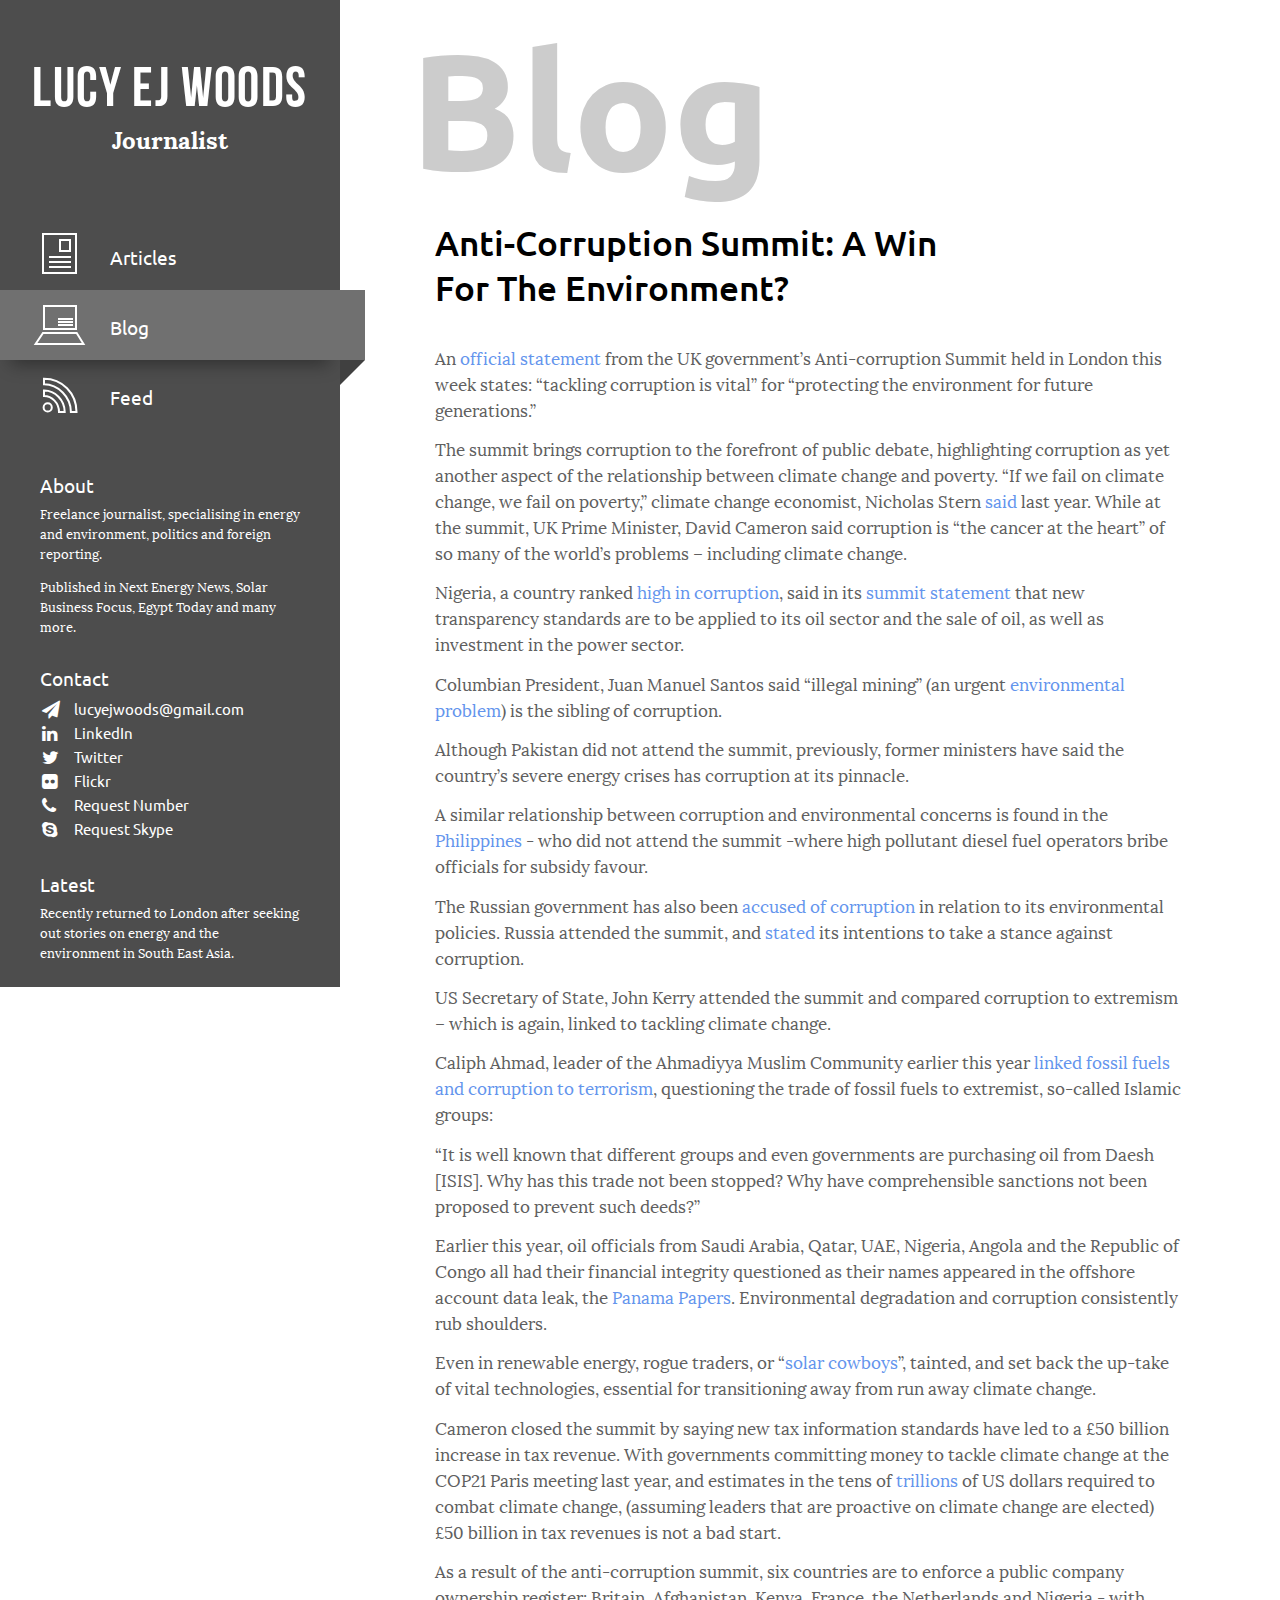
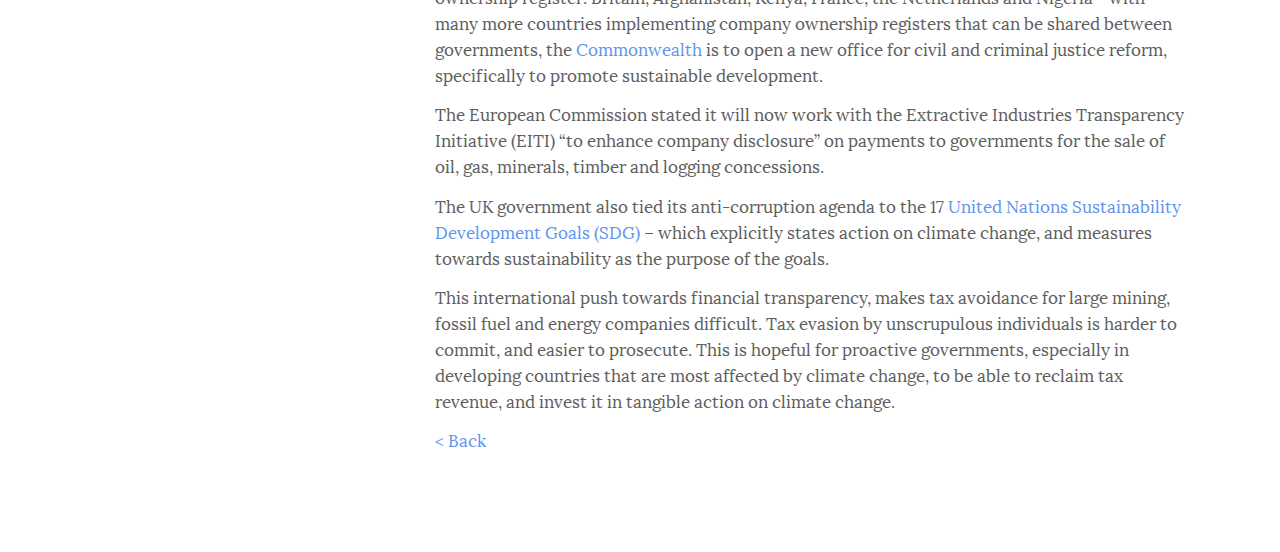
<file: blogPost14.html>
<!DOCTYPE html>

<html lang="en">
	<head>
		<title>Blog - Lucy Woods</title>
		
		<link rel="stylesheet" href="css/frame.css" type="text/css"/>
		
		<meta charset="UTF-8" />
		<meta name="viewport" content="width=device-width, initial-scale=1" />
		<meta name="keywords" content="" />
		<meta name="description" content="" />
	</head>

	<body>

		<div class='aside_background_mask'></div>
		<aside class="fixable_parent">
			<div class="fixable force_fixable_static_mobile">
				<header class='wrapper vCenter_outer'>
					<div class='vCenter_inner'>
						<h1>Lucy EJ Woods</h1>
						<h2>Journalist</h2>
					</div>
				</header>
				
				<nav class="links noSelect">
						<a class='wrapper ' href='index.html'><img src='imgs/indexIcon.svg' alt=''><h3>Articles</h3></a><a class='wrapper current_page' href='blog.html'><img src='imgs/blogIcon.svg' alt=''><h3>Blog</h3></a><a class='wrapper ' href='feed.html'><img src='imgs/feedIcon.svg' alt=''><h3>Feed</h3></a>				</nav>

					<!--
					<div class="section under_construction">
						<div class="header"><h3>Under Construction</h3></div>
						<div class="content">
							<p>This site is currently under construction and will be completed soon.</p>
							<p>In the meantime, feel free to peruse this small collection of my work.</p>
						</div>
					</div>
					-->

					<div class="section about">
						<div class="header"><h3>About</h3></div>
						<div class="content">
							<p>Freelance journalist, specialising in energy and environment, politics and foreign reporting.</p>
							<p>Published in Next Energy News, Solar Business Focus, Egypt Today and many more.</p>
							<!--<p>BA first in Journalism, Professional Publishers Certificate (distinction), completed NUJ online research, NCTJ science journalism and Guardian Masterclass science journalism and column writing professional courses.</p>-->
						</div>
					</div>
					
					<div class="section contact">
						<div class="header"><h3>Contact</h3></div>
						<div class="content">
							<table>
								<tr><td><i class="fa fa-paper-plane"></i></td><td><a href='mailto: lucyejwoods@gmail.com'>lucyejwoods@gmail.com</a></td></tr>
								<tr><td><i class="fa fa-linkedin"></i></td><td><a href="https://uk.linkedin.com/pub/lucy-ej-woods/48/799/1b0" target='_blank'>LinkedIn</a></td></tr>
								<tr><td><i class="fa fa-twitter"></i></td><td><a href="https://twitter.com/lucyejwoods" target='_blank'>Twitter</a></td></tr>
								<tr><td><i class="fa fa-flickr"></i></td><td><a href="https://www.flickr.com/photos/133154543@N07" target='_blank'>Flickr</a></td></tr>
								<tr><td><i class="fa fa-phone"></i></td><td><a href="mailto:lejwoods0@gmail.com?subject=Phone number request&body=Hi, I am interested in your work and would like to talk by phone.">Request Number</a></td></tr>
								<tr><td><i class="fa fa-skype"></i></td><td><a href="mailto:lejwoods0@gmail.com?subject=Skype request&body=Hi, I am interested in your work and would like to talk by Skype.">Request Skype</a></td></tr>
							</table>
						</div>
					</div>
					
					<div class="section latest">
						<div class="header"><h3>Latest</h3></div>
						<div class="content">
							<p>Recently returned to London after seeking out stories on energy and the environment in South East Asia.</p>
						</div>
					</div>

					<!--
					<div class="section baked_by_gingernutdev">
						<div class="header"><h3>Baked by hand</h3></div>
						<div class="content">
							<p>Fresh from the ovens at <a href='http://gingernutdev.co.uk'>gingerNut_web</a></p>
						</div>
					</div>
					-->

				</div>
			</div>
		</aside>

		<main>
			<div class="page_title">
				<h2>Blog</h2>
			</div>

	<style>
		.images img {
			width: 300px;
		}
	</style>


	<div class="blog_item post_box">
	An error occurred trying to fetch keywords
				<div class='post'>
					<div class='info'>
						<div class='details'>
						<div class='title'>
							<h4>Anti-Corruption Summit: A Win For The Environment?</h4>
						</div>
							<div class='other_details'>
								<div class='categories'><ul><li><span></span></li></ul></div>
							</div>
						</div>
					</div>
					<div class='content'>
						<div class='text'>
							<p>An <a href="https://www.gov.uk/government/uploads/system/uploads/attachment_data/file/522791/FINAL_-_AC_Summit_Communique_-_May_2016.pdf" target="_blank">official statement</a> from the UK government’s Anti-corruption Summit held in London this week states: “tackling corruption is vital” for “protecting the environment for future generations.”</p>
<p>The summit brings corruption to the forefront of public debate, highlighting corruption as yet another aspect of the relationship between climate change and poverty. “If we fail on climate change, we fail on poverty,” climate change economist, Nicholas Stern <a href="http://lucyejwoods.com/blogPost.php?id=6" target="_blank">said</a> last year. While at the summit, UK Prime Minister, David Cameron said corruption is “the cancer at the heart” of so many of the world’s problems – including climate change.</p>
<p>Nigeria, a country ranked <a href="https://www.transparency.org/country#NGA" target="_blank">high in corruption</a>, said in its <a href="https://www.gov.uk/government/publications/anti-corruption-summit-country-statements" target="_blank">summit statement</a> that new transparency standards are to be applied to its oil sector and the sale of oil, as well as investment in the power sector.</p>
<p>Columbian President, Juan Manuel Santos said “illegal mining” (an urgent <a href="https://www.chinadialogue.net/article/show/single/en/8849-Mining-threatens-Mongolia-s-fragile-environmental-balance" target="_blank">environmental problem</a>) is the sibling of corruption.</p>
<p>Although Pakistan did not attend the summit, previously, former ministers have said the country’s severe energy crises has corruption at its pinnacle.</p>

<p>A similar relationship between corruption and environmental concerns is found in the <a href="http://opinion.inquirer.net/89170/filipinos-should-fight-for-renewable-energy" target="_blank">Philippines</a> - who did not attend the summit -where high pollutant diesel fuel operators bribe officials for subsidy favour.</p> 

<p>The Russian government has also been <a href="http://www.theecologist.org/News/news_analysis/2985376/russia_has_the_worlds_biggest_country_turned_against_the_environment.html" target="_blank">accused of corruption</a> in relation to its environmental policies. Russia attended the summit, and <a href="https://www.gov.uk/government/uploads/system/uploads/attachment_data/file/522727/Russian_Federation.pdf" target="_blank">stated</a> its intentions to take a stance against corruption.</p>

<p>US Secretary of State, John Kerry attended the summit and compared corruption to extremism – which is again, linked to tackling climate change.</p>  

<p>Caliph Ahmad, leader of the Ahmadiyya Muslim Community earlier this year <a href="http://lucyejwoods.com/blogPost.php?id=13" target="_blank">linked fossil fuels and corruption to terrorism</a>, questioning the trade of fossil fuels to extremist, so-called Islamic groups:</p>

<p>“It is well known that different groups and even governments are purchasing oil from Daesh [ISIS]. Why has this trade not been stopped? Why have comprehensible sanctions not been proposed to prevent such deeds?”</p> 

<p>Earlier this year, oil officials from Saudi Arabia, Qatar, UAE, Nigeria, Angola and the Republic of Congo all had their financial integrity questioned as their names appeared in the offshore account data leak, the <a href="http://www.climatechangenews.com/2016/04/04/panama-papers-reveal-how-oil-wealth-goes-offshore/" target="_blank">Panama Papers</a>. Environmental degradation and corruption consistently rub shoulders.</p>  

<p>Even in renewable energy, rogue traders, or “<a href="http://www.theguardian.com/commentisfree/2011/dec/23/solar-panel-cowboys-subsidies" target="_blank">solar cowboys</a>”, tainted, and set back the up-take of vital technologies, essential for transitioning away from run away climate change.</p> 

<p>Cameron closed the summit by saying new tax information standards have led to a £50 billion increase in tax revenue. With governments committing money to tackle climate change at the COP21 Paris meeting last year, and estimates in the tens of <a href="https://www.technologyreview.com/s/527196/how-much-will-it-cost-to-solve-climate-change/" target="_blank">trillions</a> of US dollars required to combat climate change, (assuming leaders that are proactive on climate change are elected) £50 billion in tax revenues is not a bad start.</p> 

<p>As a result of the anti-corruption summit, six countries are to enforce a public company ownership register: Britain, Afghanistan, Kenya, France, the Netherlands and Nigeria - with many more countries implementing company ownership registers that can be shared between governments, the <a href="https://www.gov.uk/government/uploads/system/uploads/attachment_data/file/522747/Commonwealth_Secretariat.pdf" target="_blank">Commonwealth</a> is to open a new office for civil and criminal justice reform, specifically to promote sustainable development.</p> 
<p>The European Commission stated it will now work with the Extractive Industries Transparency Initiative (EITI) “to enhance company disclosure” on payments to governments for the sale of oil, gas, minerals, timber and logging concessions.</p>
<p>The UK government also tied its anti-corruption agenda to the 17 <a href="https://sustainabledevelopment.un.org/?menu=1300" target="_blank">United Nations Sustainability Development Goals (SDG)</a> – which explicitly states action on climate change, and measures towards sustainability as the purpose of the goals.</p> 

<p>This international push towards financial transparency, makes tax avoidance for large mining, fossil fuel and energy companies difficult. Tax evasion by unscrupulous individuals is harder to commit, and easier to prosecute. This is hopeful for proactive governments, especially in developing countries that are most affected by climate change, to be able to reclaim tax revenue, and invest it in tangible action on climate change.</p>
							<p><a href='blog.html'>< Back</a></p>
						</div>
					</div>
				</div>
				</div>

		</main>
	<script type="text/javascript" src="js/fixable.js"></script>	</body>

</html>
</file>
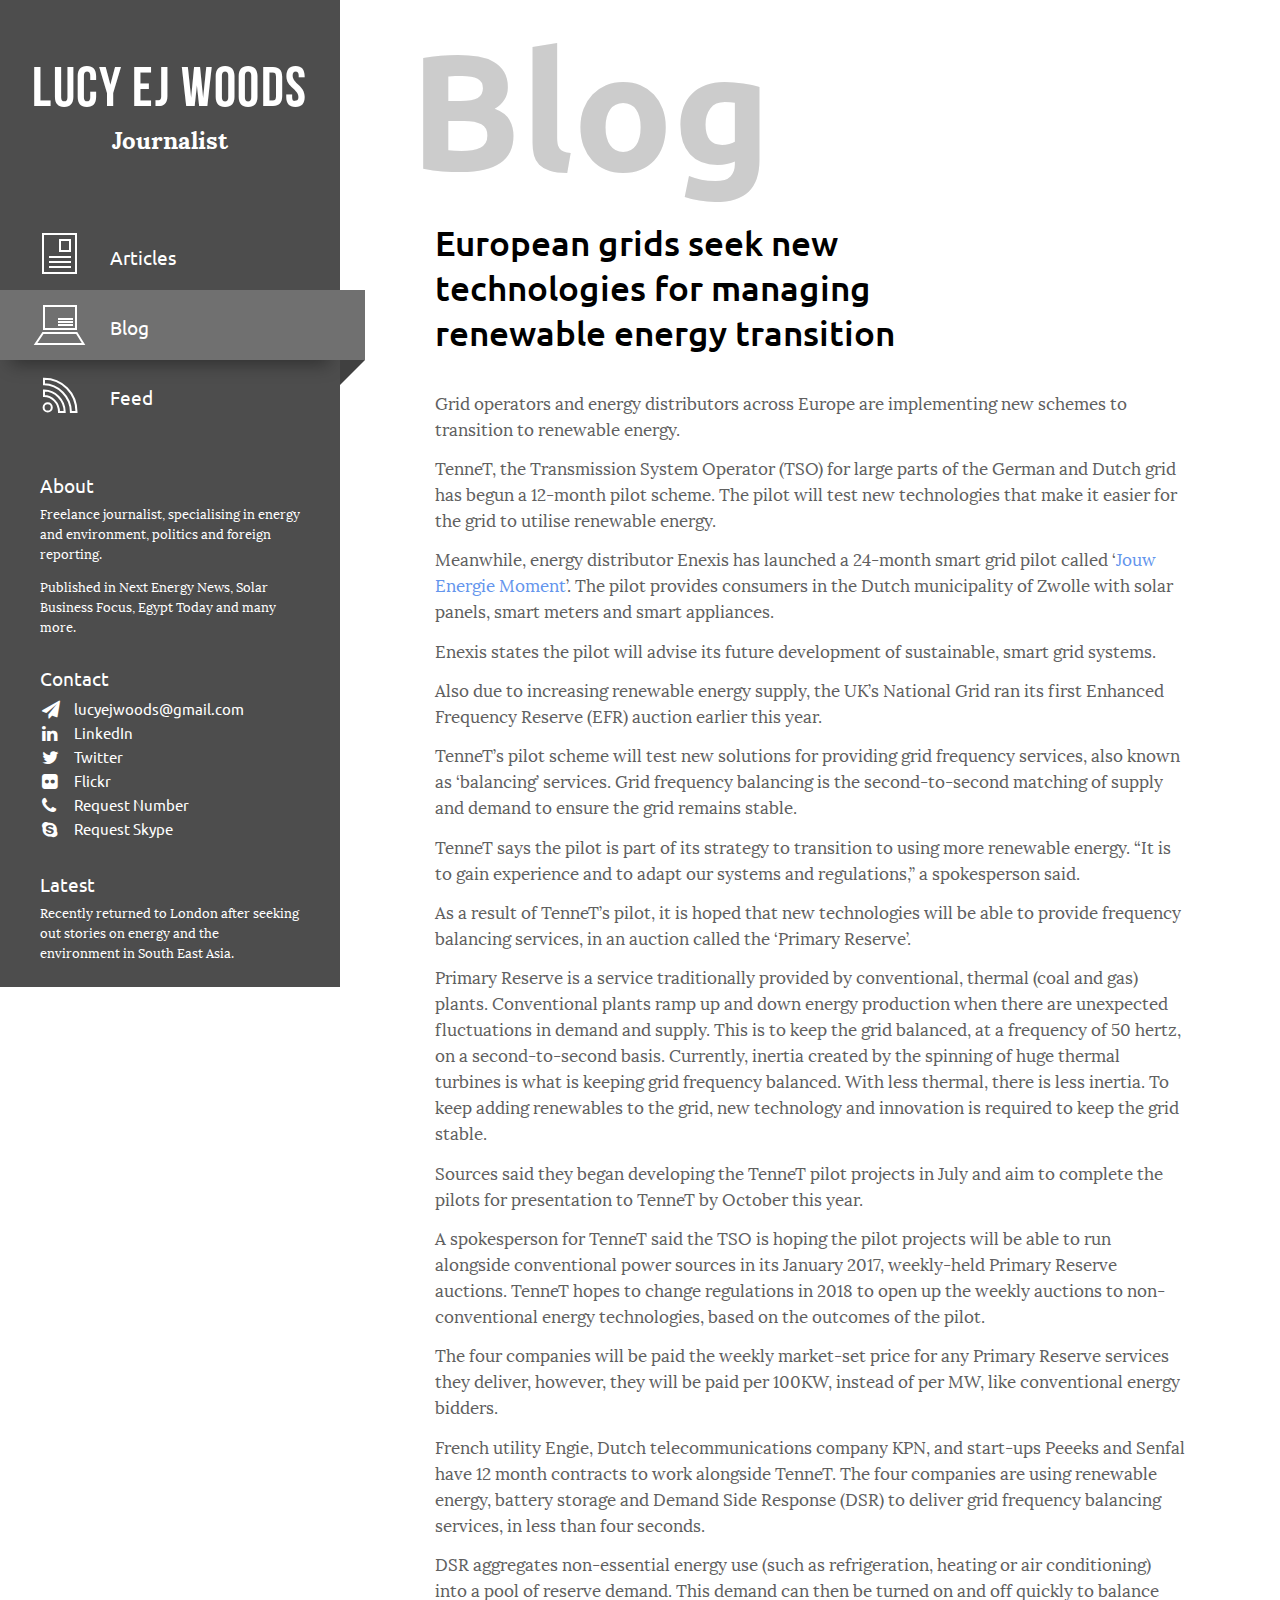
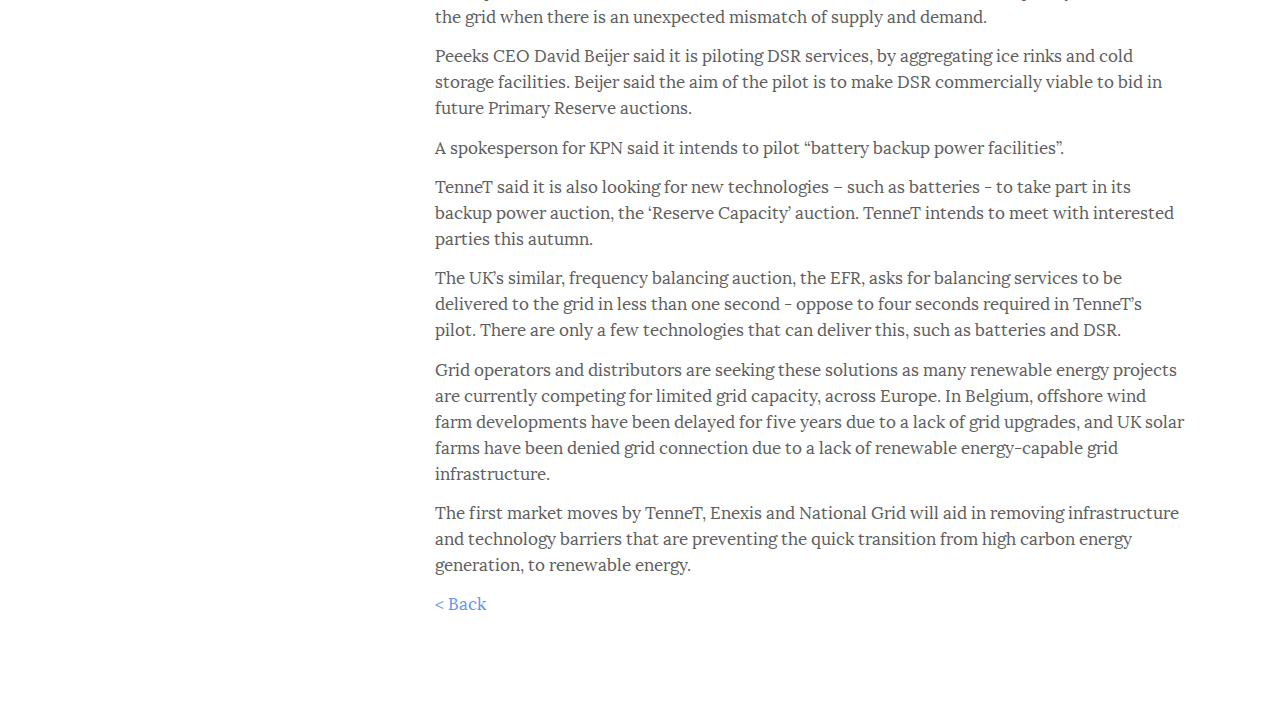
<file: blogPost15.html>
<!DOCTYPE html>

<html lang="en">
	<head>
		<title>Blog - Lucy Woods</title>
		
		<link rel="stylesheet" href="css/frame.css" type="text/css"/>
		
		<meta charset="UTF-8" />
		<meta name="viewport" content="width=device-width, initial-scale=1" />
		<meta name="keywords" content="" />
		<meta name="description" content="" />
	</head>

	<body>

		<div class='aside_background_mask'></div>
		<aside class="fixable_parent">
			<div class="fixable force_fixable_static_mobile">
				<header class='wrapper vCenter_outer'>
					<div class='vCenter_inner'>
						<h1>Lucy EJ Woods</h1>
						<h2>Journalist</h2>
					</div>
				</header>
				
				<nav class="links noSelect">
						<a class='wrapper ' href='index.html'><img src='imgs/indexIcon.svg' alt=''><h3>Articles</h3></a><a class='wrapper current_page' href='blog.html'><img src='imgs/blogIcon.svg' alt=''><h3>Blog</h3></a><a class='wrapper ' href='feed.html'><img src='imgs/feedIcon.svg' alt=''><h3>Feed</h3></a>				</nav>

					<!--
					<div class="section under_construction">
						<div class="header"><h3>Under Construction</h3></div>
						<div class="content">
							<p>This site is currently under construction and will be completed soon.</p>
							<p>In the meantime, feel free to peruse this small collection of my work.</p>
						</div>
					</div>
					-->

					<div class="section about">
						<div class="header"><h3>About</h3></div>
						<div class="content">
							<p>Freelance journalist, specialising in energy and environment, politics and foreign reporting.</p>
							<p>Published in Next Energy News, Solar Business Focus, Egypt Today and many more.</p>
							<!--<p>BA first in Journalism, Professional Publishers Certificate (distinction), completed NUJ online research, NCTJ science journalism and Guardian Masterclass science journalism and column writing professional courses.</p>-->
						</div>
					</div>
					
					<div class="section contact">
						<div class="header"><h3>Contact</h3></div>
						<div class="content">
							<table>
								<tr><td><i class="fa fa-paper-plane"></i></td><td><a href='mailto: lucyejwoods@gmail.com'>lucyejwoods@gmail.com</a></td></tr>
								<tr><td><i class="fa fa-linkedin"></i></td><td><a href="https://uk.linkedin.com/pub/lucy-ej-woods/48/799/1b0" target='_blank'>LinkedIn</a></td></tr>
								<tr><td><i class="fa fa-twitter"></i></td><td><a href="https://twitter.com/lucyejwoods" target='_blank'>Twitter</a></td></tr>
								<tr><td><i class="fa fa-flickr"></i></td><td><a href="https://www.flickr.com/photos/133154543@N07" target='_blank'>Flickr</a></td></tr>
								<tr><td><i class="fa fa-phone"></i></td><td><a href="mailto:lejwoods0@gmail.com?subject=Phone number request&body=Hi, I am interested in your work and would like to talk by phone.">Request Number</a></td></tr>
								<tr><td><i class="fa fa-skype"></i></td><td><a href="mailto:lejwoods0@gmail.com?subject=Skype request&body=Hi, I am interested in your work and would like to talk by Skype.">Request Skype</a></td></tr>
							</table>
						</div>
					</div>
					
					<div class="section latest">
						<div class="header"><h3>Latest</h3></div>
						<div class="content">
							<p>Recently returned to London after seeking out stories on energy and the environment in South East Asia.</p>
						</div>
					</div>

					<!--
					<div class="section baked_by_gingernutdev">
						<div class="header"><h3>Baked by hand</h3></div>
						<div class="content">
							<p>Fresh from the ovens at <a href='http://gingernutdev.co.uk'>gingerNut_web</a></p>
						</div>
					</div>
					-->

				</div>
			</div>
		</aside>

		<main>
			<div class="page_title">
				<h2>Blog</h2>
			</div>

	<style>
		.images img {
			width: 300px;
		}
	</style>


	<div class="blog_item post_box">
	An error occurred trying to fetch keywords
				<div class='post'>
					<div class='info'>
						<div class='details'>
						<div class='title'>
							<h4>European grids seek new technologies for managing renewable energy transition</h4>
						</div>
							<div class='other_details'>
								<div class='categories'><ul><li><span></span></li></ul></div>
							</div>
						</div>
					</div>
					<div class='content'>
						<div class='text'>
							<p>Grid operators and energy distributors across Europe are implementing new schemes to transition to renewable energy.</p><p>TenneT, the Transmission System Operator (TSO) for large parts of the German and Dutch grid has begun a 12-month pilot scheme. The pilot will test new technologies that make it easier for the grid to utilise renewable energy.  </p> <p> Meanwhile, energy distributor Enexis has launched a 24-month smart grid pilot called ‘<a href="http://jouwenergiemoment.nl/pdf/factsheet_uk.pdf">Jouw Energie Moment</a>’. The pilot provides consumers in the Dutch municipality of Zwolle with solar panels, smart meters and smart appliances.  </p> <p> Enexis states the pilot will advise its future development of sustainable, smart grid systems. </p> <p> Also due to increasing renewable energy supply, the UK’s National Grid ran its first Enhanced Frequency Reserve (EFR) auction earlier this year.  </p> <p> TenneT’s pilot scheme will test new solutions for providing grid frequency services, also known as ‘balancing’ services. Grid frequency balancing is the second-to-second matching of supply and demand to ensure the grid remains stable. </p> <p> TenneT says the pilot is part of its strategy to transition to using more renewable energy. “It is to gain experience and to adapt our systems and regulations,” a spokesperson said.  </p> <p> As a result of TenneT’s pilot, it is hoped that new technologies will be able to provide frequency balancing services, in an auction called the ‘Primary Reserve’. </p> <p> Primary Reserve is a service traditionally provided by conventional, thermal (coal and gas) plants. Conventional plants ramp up and down energy production when there are unexpected fluctuations in demand and supply. This is to keep the grid balanced, at a frequency of 50 hertz, on a second-to-second basis.  Currently, inertia created by the spinning of huge thermal turbines is what is keeping grid frequency balanced. With less thermal, there is less inertia. To keep adding renewables to the grid, new technology and innovation is required to keep the grid stable.  </p> <p> Sources said they began developing the TenneT pilot projects in July and aim to complete the pilots for presentation to TenneT by October this year.  </p> <p> A spokesperson for TenneT said the TSO is hoping the pilot projects will be able to run alongside conventional power sources in its January 2017, weekly-held Primary Reserve auctions. TenneT hopes to change regulations in 2018 to open up the weekly auctions to non-conventional energy technologies, based on the outcomes of the pilot.  </p> <p> The four companies will be paid the weekly market-set price for any Primary Reserve services they deliver, however, they will be paid per 100KW, instead of per MW, like conventional energy bidders. </p> <p> French utility Engie, Dutch telecommunications company KPN, and start-ups Peeeks and Senfal have 12 month contracts to work alongside TenneT. The four companies are using renewable energy, battery storage and Demand Side Response (DSR) to deliver grid frequency balancing services, in less than four seconds.  </p> <p> DSR aggregates non-essential energy use (such as refrigeration, heating or air conditioning) into a pool of reserve demand. This demand can then be turned on and off quickly to balance the grid when there is an unexpected mismatch of supply and demand.  </p> <p> Peeeks CEO David Beijer said it is piloting DSR services, by aggregating ice rinks and cold storage facilities. Beijer said the aim of the pilot is to make DSR commercially viable to bid in future Primary Reserve auctions. </p> <p> A spokesperson for KPN said it intends to pilot “battery backup power facilities”. </p> <p> TenneT said it is also looking for new technologies – such as batteries - to take part in its backup power auction, the ‘Reserve Capacity’ auction. TenneT intends to meet with interested parties this autumn. </p> <p> The UK’s similar, frequency balancing auction, the EFR, asks for balancing services to be delivered to the grid in less than one second - oppose to four seconds required in TenneT’s pilot. There are only a few technologies that can deliver this, such as batteries and DSR. </p> <p> Grid operators and distributors are seeking these solutions as many renewable energy projects are currently competing for limited grid capacity, across Europe. In Belgium, offshore wind farm developments have been delayed for five years due to a lack of grid upgrades, and UK solar farms have been denied grid connection due to a lack of renewable energy-capable grid infrastructure. </p> <p> The first market moves by TenneT, Enexis and National Grid will aid in removing infrastructure and technology barriers that are preventing the quick transition from high carbon energy generation, to renewable energy.  </p>
							<p><a href='blog.html'>< Back</a></p>
						</div>
					</div>
				</div>
				</div>

		</main>
	<script type="text/javascript" src="js/fixable.js"></script>	</body>

</html>
</file>
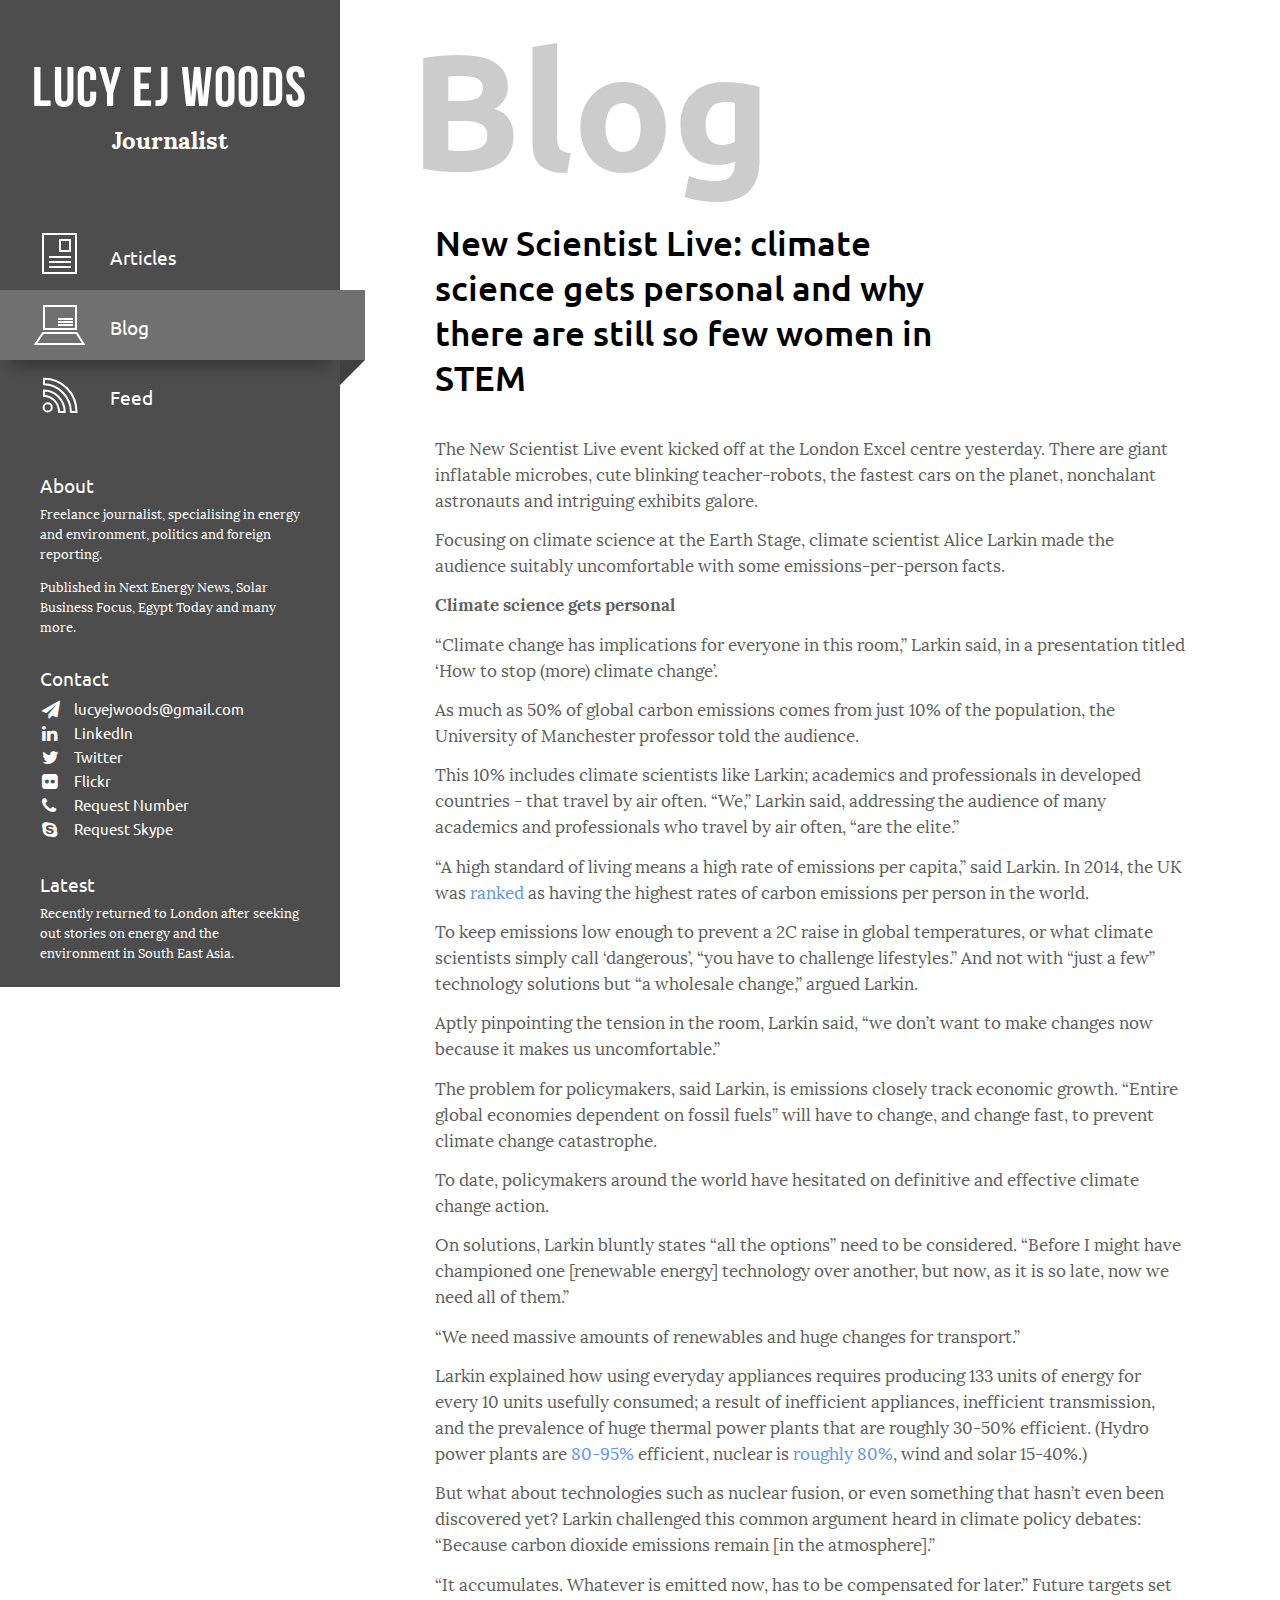
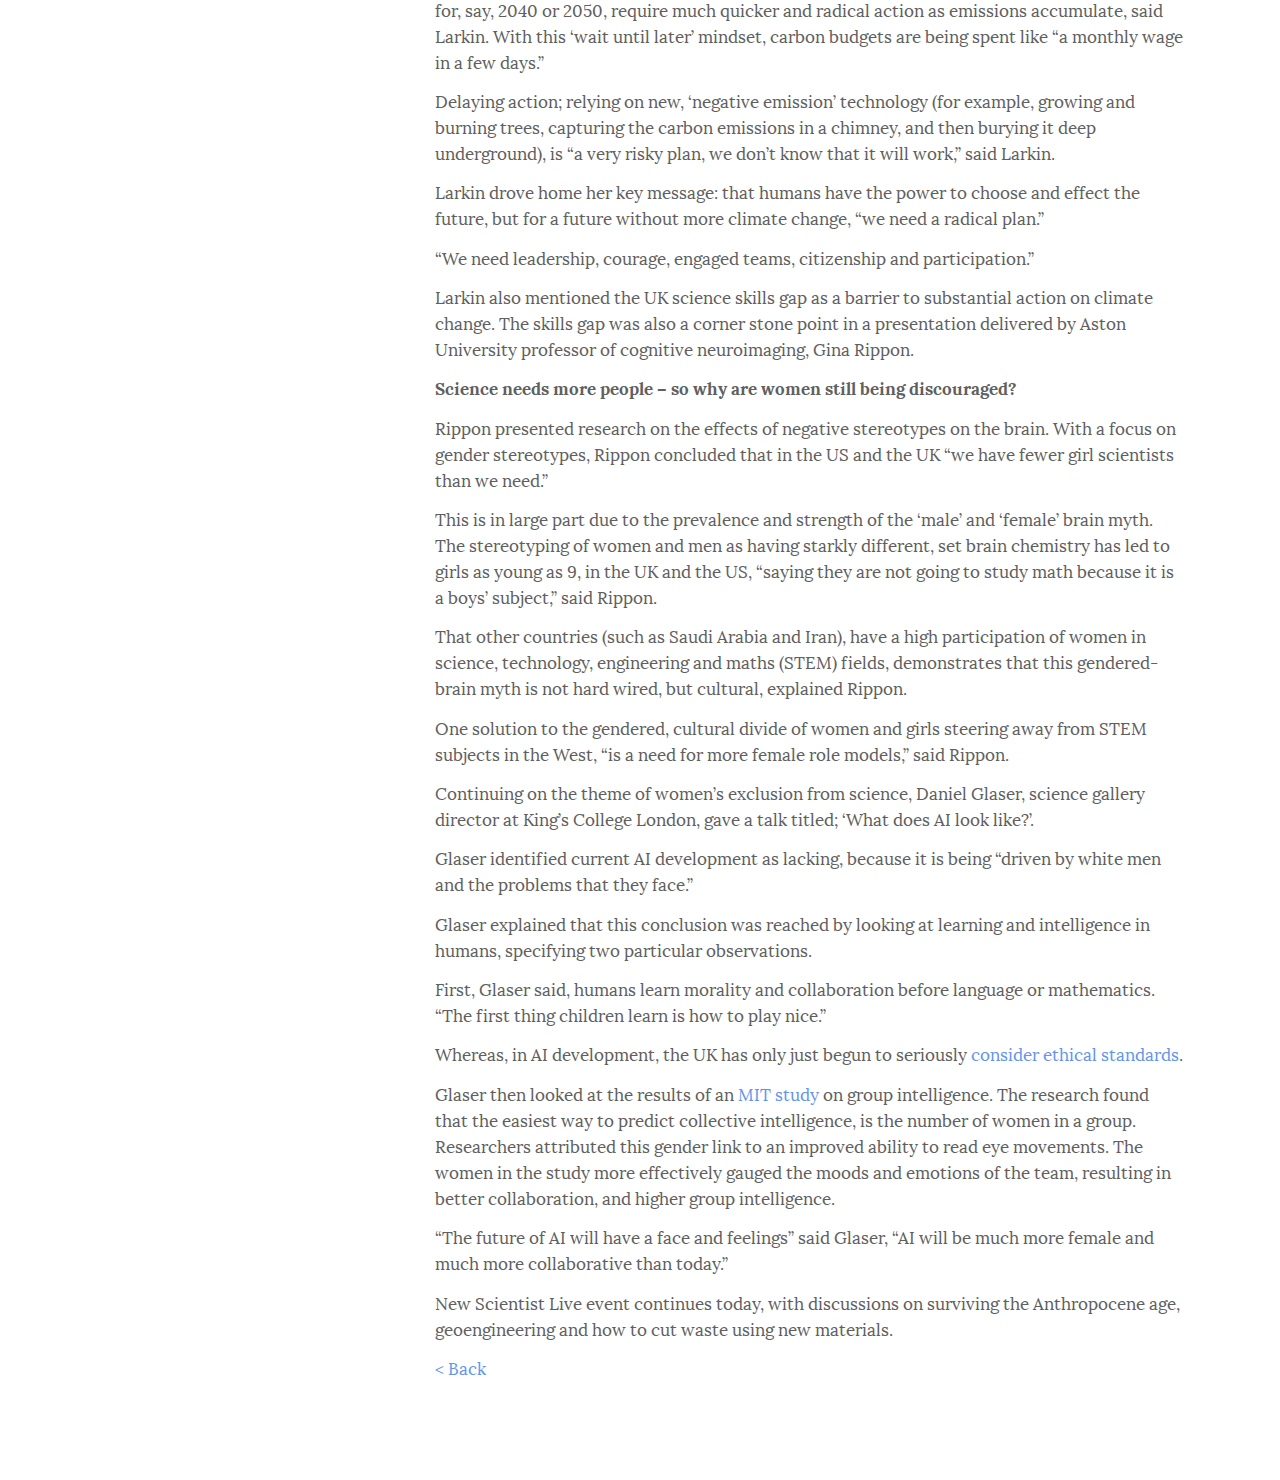
<file: blogPost16.html>
<!DOCTYPE html>

<html lang="en">
	<head>
		<title>Blog - Lucy Woods</title>
		
		<link rel="stylesheet" href="css/frame.css" type="text/css"/>
		
		<meta charset="UTF-8" />
		<meta name="viewport" content="width=device-width, initial-scale=1" />
		<meta name="keywords" content="" />
		<meta name="description" content="" />
	</head>

	<body>

		<div class='aside_background_mask'></div>
		<aside class="fixable_parent">
			<div class="fixable force_fixable_static_mobile">
				<header class='wrapper vCenter_outer'>
					<div class='vCenter_inner'>
						<h1>Lucy EJ Woods</h1>
						<h2>Journalist</h2>
					</div>
				</header>
				
				<nav class="links noSelect">
						<a class='wrapper ' href='index.html'><img src='imgs/indexIcon.svg' alt=''><h3>Articles</h3></a><a class='wrapper current_page' href='blog.html'><img src='imgs/blogIcon.svg' alt=''><h3>Blog</h3></a><a class='wrapper ' href='feed.html'><img src='imgs/feedIcon.svg' alt=''><h3>Feed</h3></a>				</nav>

					<!--
					<div class="section under_construction">
						<div class="header"><h3>Under Construction</h3></div>
						<div class="content">
							<p>This site is currently under construction and will be completed soon.</p>
							<p>In the meantime, feel free to peruse this small collection of my work.</p>
						</div>
					</div>
					-->

					<div class="section about">
						<div class="header"><h3>About</h3></div>
						<div class="content">
							<p>Freelance journalist, specialising in energy and environment, politics and foreign reporting.</p>
							<p>Published in Next Energy News, Solar Business Focus, Egypt Today and many more.</p>
							<!--<p>BA first in Journalism, Professional Publishers Certificate (distinction), completed NUJ online research, NCTJ science journalism and Guardian Masterclass science journalism and column writing professional courses.</p>-->
						</div>
					</div>
					
					<div class="section contact">
						<div class="header"><h3>Contact</h3></div>
						<div class="content">
							<table>
								<tr><td><i class="fa fa-paper-plane"></i></td><td><a href='mailto: lucyejwoods@gmail.com'>lucyejwoods@gmail.com</a></td></tr>
								<tr><td><i class="fa fa-linkedin"></i></td><td><a href="https://uk.linkedin.com/pub/lucy-ej-woods/48/799/1b0" target='_blank'>LinkedIn</a></td></tr>
								<tr><td><i class="fa fa-twitter"></i></td><td><a href="https://twitter.com/lucyejwoods" target='_blank'>Twitter</a></td></tr>
								<tr><td><i class="fa fa-flickr"></i></td><td><a href="https://www.flickr.com/photos/133154543@N07" target='_blank'>Flickr</a></td></tr>
								<tr><td><i class="fa fa-phone"></i></td><td><a href="mailto:lejwoods0@gmail.com?subject=Phone number request&body=Hi, I am interested in your work and would like to talk by phone.">Request Number</a></td></tr>
								<tr><td><i class="fa fa-skype"></i></td><td><a href="mailto:lejwoods0@gmail.com?subject=Skype request&body=Hi, I am interested in your work and would like to talk by Skype.">Request Skype</a></td></tr>
							</table>
						</div>
					</div>
					
					<div class="section latest">
						<div class="header"><h3>Latest</h3></div>
						<div class="content">
							<p>Recently returned to London after seeking out stories on energy and the environment in South East Asia.</p>
						</div>
					</div>

					<!--
					<div class="section baked_by_gingernutdev">
						<div class="header"><h3>Baked by hand</h3></div>
						<div class="content">
							<p>Fresh from the ovens at <a href='http://gingernutdev.co.uk'>gingerNut_web</a></p>
						</div>
					</div>
					-->

				</div>
			</div>
		</aside>

		<main>
			<div class="page_title">
				<h2>Blog</h2>
			</div>

	<style>
		.images img {
			width: 300px;
		}
	</style>


	<div class="blog_item post_box">
	An error occurred trying to fetch keywords
				<div class='post'>
					<div class='info'>
						<div class='details'>
						<div class='title'>
							<h4>New Scientist Live: climate science gets personal and why there are still so few women in STEM</h4>
						</div>
							<div class='other_details'>
								<div class='categories'><ul><li><span></span></li></ul></div>
							</div>
						</div>
					</div>
					<div class='content'>
						<div class='text'>
							<p>The New Scientist Live event kicked off at the London Excel centre yesterday. There are giant inflatable microbes, cute blinking teacher-robots, the fastest cars on the planet, nonchalant astronauts and intriguing exhibits galore.</p>
<p>Focusing on climate science at the Earth Stage, climate scientist Alice Larkin made the audience suitably uncomfortable with some emissions-per-person facts.</p>
<p><strong style="font-size: inherit; font-weight: bold;">Climate science gets personal</strong></p>
<p>“Climate change has implications for everyone in this room,” Larkin said, in a presentation titled ‘How to stop (more) climate change’.</p>
<p>As much as 50% of global carbon emissions comes from just 10% of the population, the University of Manchester professor told the audience.</p>
<p>This 10% includes climate scientists like Larkin; academics and professionals in developed countries - that travel by air often. “We,” Larkin said, addressing the audience of many academics and professionals who travel by air often, “are the elite.”</p>
<p>“A high standard of living means a high rate of emissions per capita,” said Larkin. In 2014, the UK was <a href=https://www.carbonbrief.org/uk-tops-list-of-worlds-biggest-greenhouse-gas-emitters>ranked</a> as having the highest rates of carbon emissions per person in the world.</p>
<p>To keep emissions low enough to prevent a 2C raise in global temperatures, or what climate scientists simply call ‘dangerous’, “you have to challenge lifestyles.” And not with “just a few” technology solutions but “a wholesale change,” argued Larkin.</p>
<p>Aptly pinpointing the tension in the room, Larkin said, “we don’t want to make changes now because it makes us uncomfortable.”</p>
<p>The problem for policymakers, said Larkin, is emissions closely track economic growth. “Entire global economies dependent on fossil fuels” will have to change, and change fast, to prevent climate change catastrophe.</p>
<p>To date, policymakers around the world have hesitated on definitive and effective climate change action.</p>
<p>On solutions, Larkin bluntly states “all the options” need to be considered. “Before I might have championed one [renewable energy] technology over another, but now, as it is so late, now we need all of them.”</p>
<p>“We need massive amounts of renewables and huge changes for transport.”</p>
<p>Larkin explained how using everyday appliances requires producing 133 units of energy for every 10 units usefully consumed; a result of inefficient appliances, inefficient transmission, and the prevalence of huge thermal power plants that are roughly 30-50% efficient. (Hydro power plants are <a href="http://www.altenergy.org/renewables/hydroelectric.html">80-95%</a> efficient, nuclear is <a href="http://www.mpoweruk.com/energy_efficiency.htm">roughly 80%</a>, wind and solar 15-40%.)</p>
<p>But what about technologies such as nuclear fusion, or even something that hasn’t even been discovered yet? Larkin challenged this common argument heard in climate policy debates: “Because carbon dioxide emissions remain [in the atmosphere].”</p>
<p>“It accumulates. Whatever is emitted now, has to be compensated for later.” Future targets set for, say, 2040 or 2050, require much quicker and radical action as emissions accumulate, said Larkin. With this ‘wait until later’ mindset, carbon budgets are being spent like “a monthly wage in a few days.”</p>
<p>Delaying action; relying on new, ‘negative emission’ technology (for example, growing and burning trees, capturing the carbon emissions in a chimney, and then burying it deep underground), is “a very risky plan, we don’t know that it will work,” said Larkin.</p>
<p>Larkin drove home her key message: that humans have the power to choose and effect the future, but for a future without more climate change, “we need a radical plan.”</p>
<p>“We need leadership, courage, engaged teams, citizenship and participation.”</p>
<p>Larkin also mentioned the UK science skills gap as a barrier to substantial action on climate change. The skills gap was also a corner stone point in a presentation delivered by Aston University professor of cognitive neuroimaging, Gina Rippon.</p>
<p><strong style="font-size: inherit; font-weight: bold;">Science needs more people – so why are women still being discouraged?</strong></p>
<p>Rippon presented research on the effects of negative stereotypes on the brain. With a focus on gender stereotypes, Rippon concluded that in the US and the UK “we have fewer girl scientists than we need.”</p>
<p>This is in large part due to the prevalence and strength of the ‘male’ and ‘female’ brain myth. The stereotyping of women and men as having starkly different, set brain chemistry has led to girls as young as 9, in the UK and the US, “saying they are not going to study math because it is a boys’ subject,” said Rippon.</p>
<p>That other countries (such as Saudi Arabia and Iran), have a high participation of women in science, technology, engineering and maths (STEM) fields, demonstrates that this gendered-brain myth is not hard wired, but cultural, explained Rippon.</p>
<p>One solution to the gendered, cultural divide of women and girls steering away from STEM subjects in the West, “is a need for more female role models,” said Rippon.</p>
<p>Continuing on the theme of women’s exclusion from science, Daniel Glaser, science gallery director at King’s College London, gave a talk titled; ‘What does AI look like?’.</p>
<p>Glaser identified current AI development as lacking, because it is being “driven by white men and the problems that they face.”</p>
<p>Glaser explained that this conclusion was reached by looking at learning and intelligence in humans, specifying two particular observations.</p>
<p>First, Glaser said, humans learn morality and collaboration before language or mathematics. “The first thing children learn is how to play nice.”</p>
<p>Whereas, in AI development, the UK has only just begun to seriously <a href="https://www.parliament.uk/business/committees/committees-a-z/commons-select/science-and-technology-committee/news-parliament-2015/robotics-and-artificial-intelligence-inquiry-launch-15-16">consider ethical standards</a>.</p>
<p>Glaser then looked at the results of an <a href="https://www.sciencedaily.com/releases/2010/09/100930143339.htm">MIT study</a> on group intelligence. The research found that the easiest way to predict collective intelligence, is the number of women in a group. Researchers attributed this gender link to an improved ability to read eye movements. The women in the study more effectively gauged the moods and emotions of the team, resulting in better collaboration, and higher group intelligence.</p>
<p>“The future of AI will have a face and feelings” said Glaser, “AI will be much more female and much more collaborative than today.”</p>
<p>New Scientist Live event continues today, with discussions on surviving the Anthropocene age, geoengineering and how to cut waste using new materials.</p>
							<p><a href='blog.html'>< Back</a></p>
						</div>
					</div>
				</div>
				</div>

		</main>
	<script type="text/javascript" src="js/fixable.js"></script>	</body>

</html>
</file>
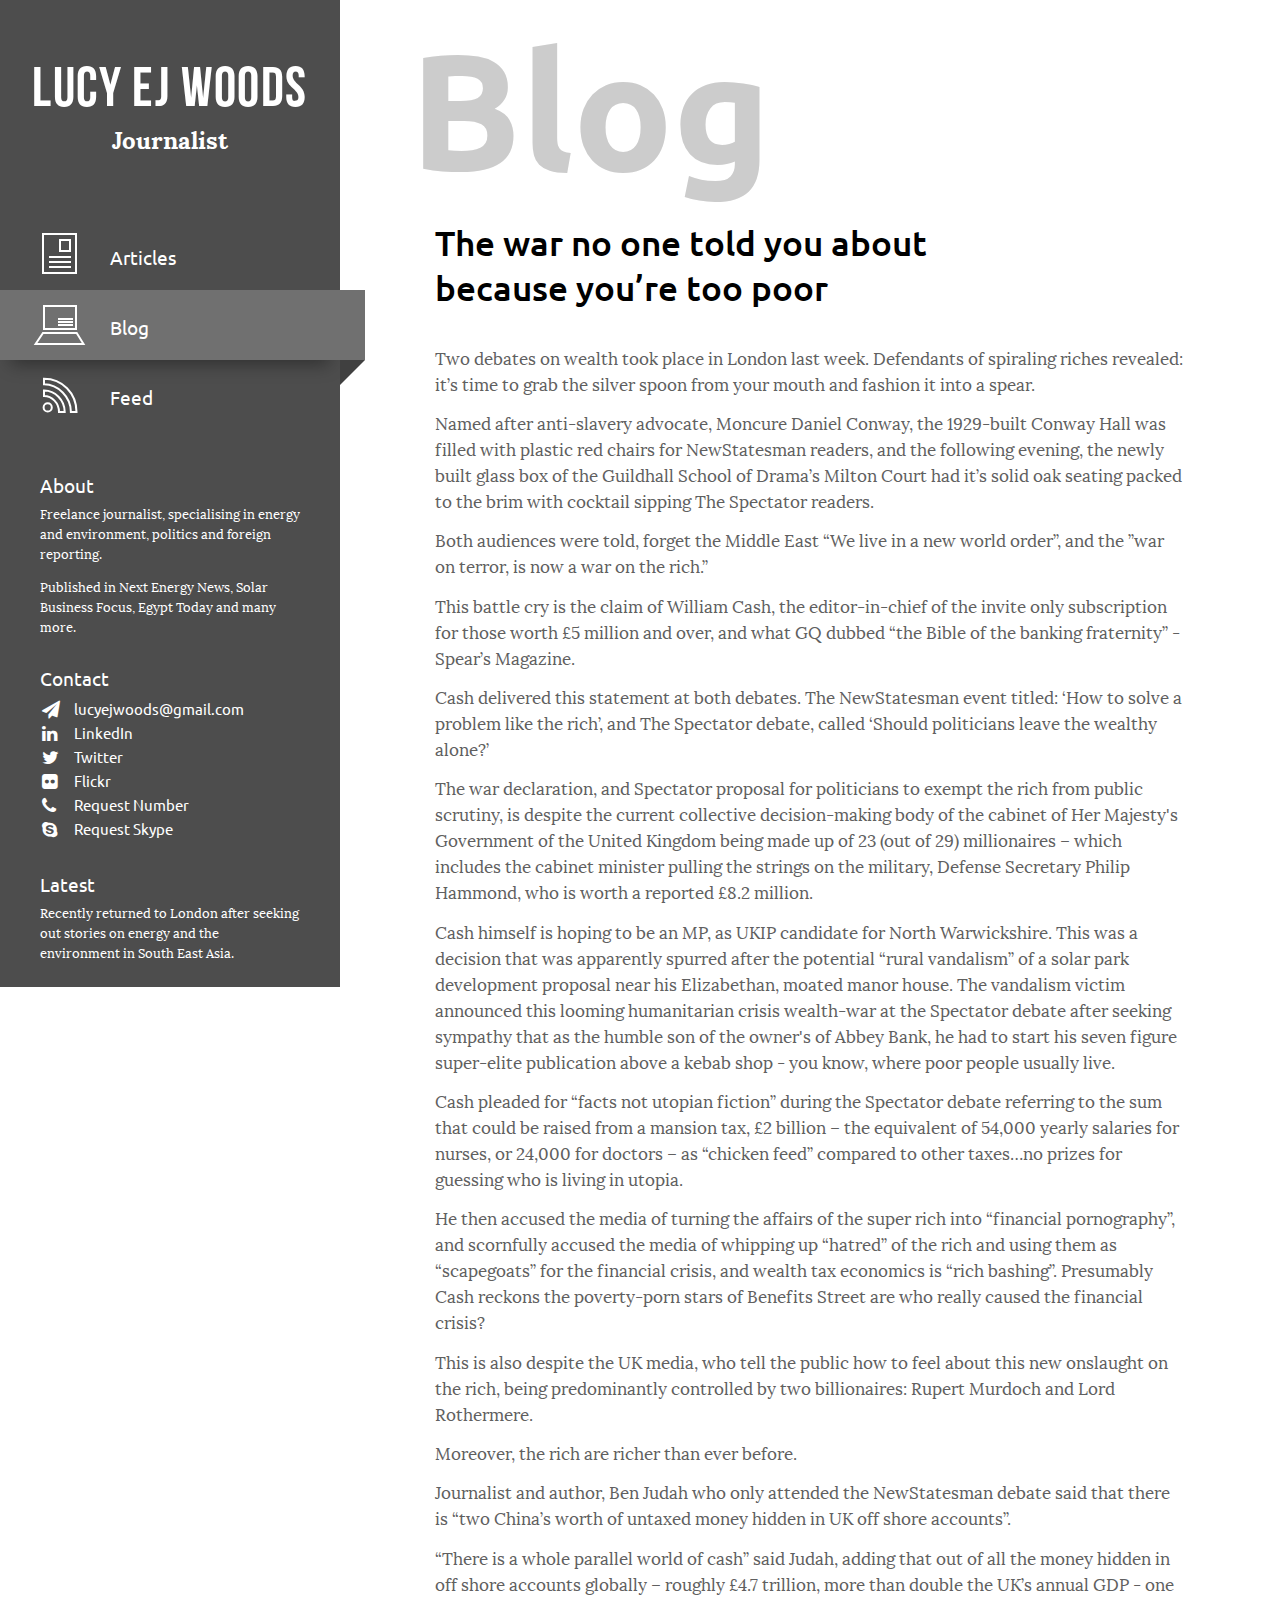
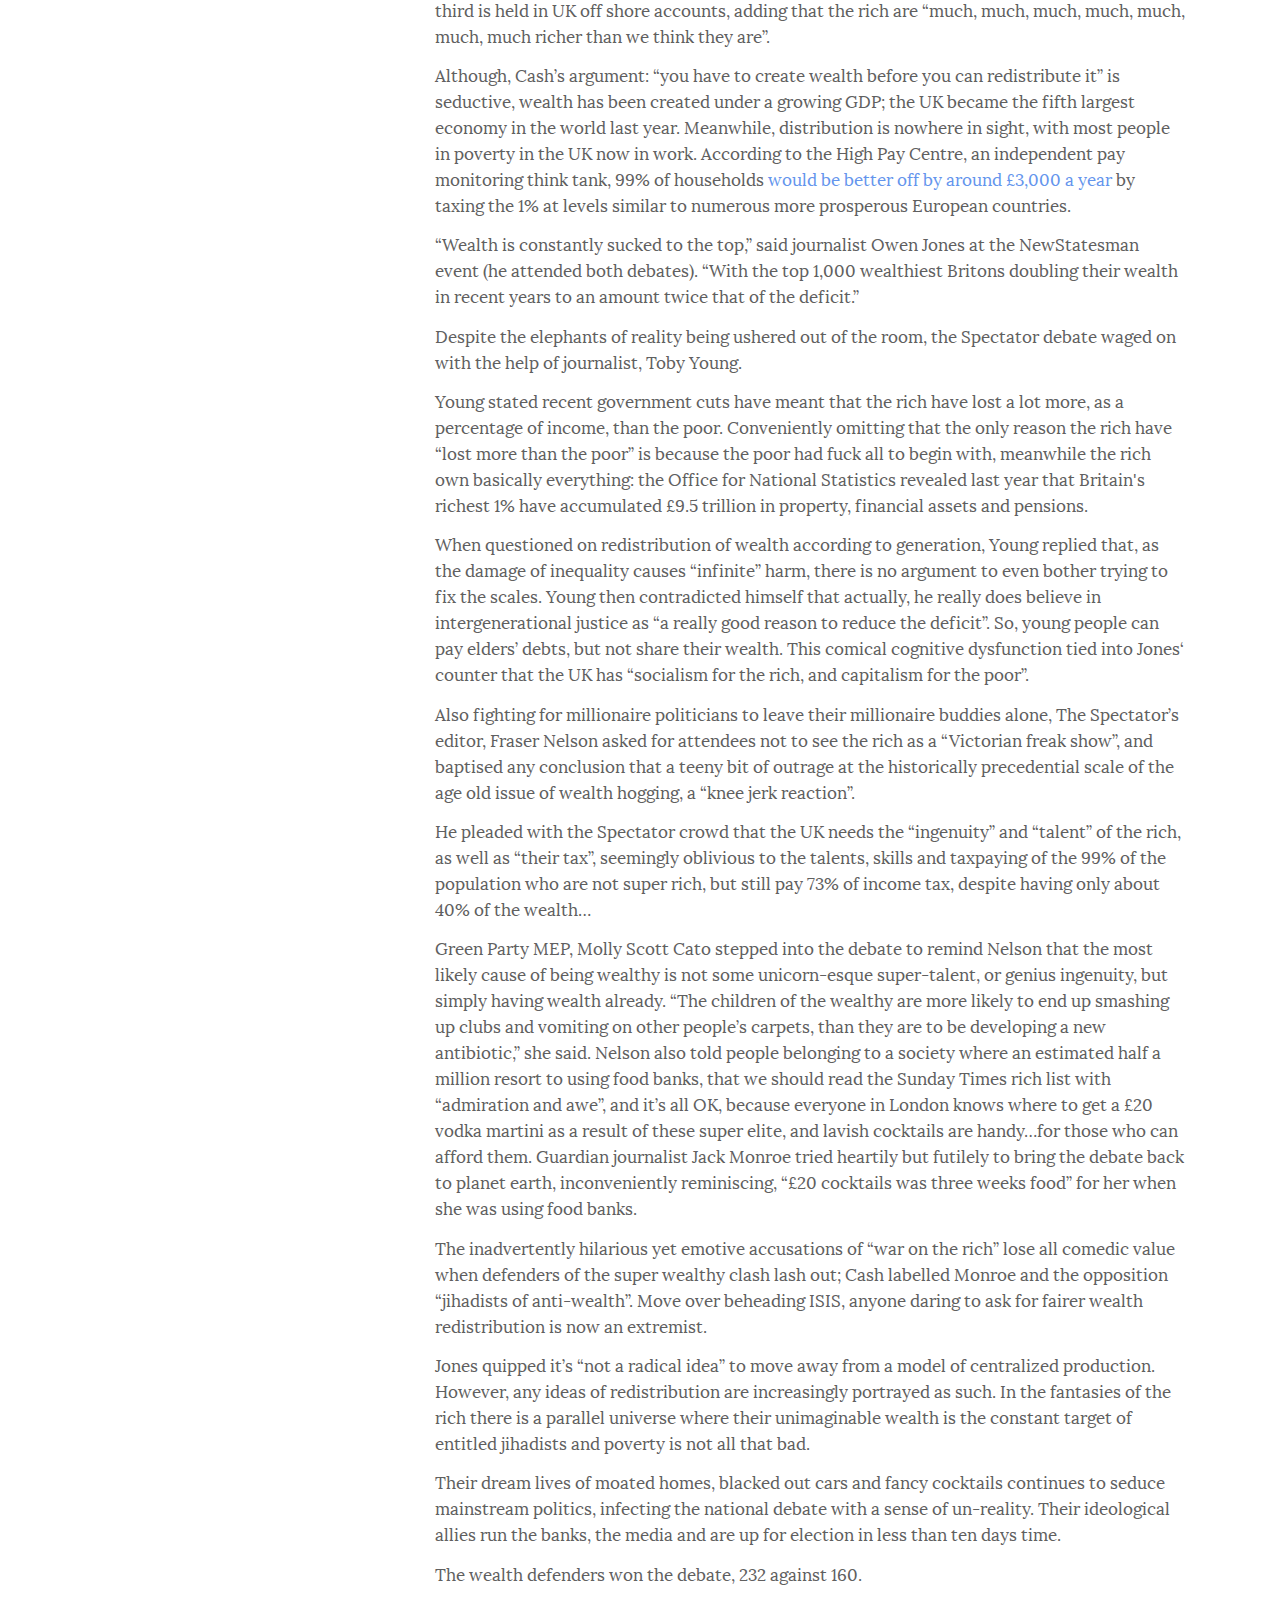
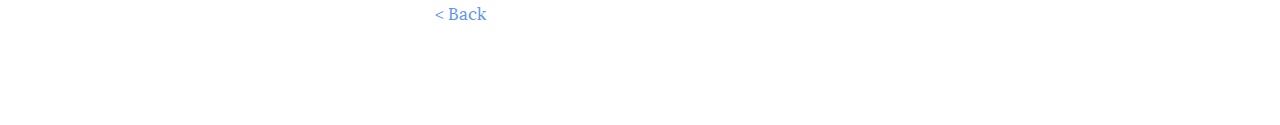
<file: blogPost5.html>
<!DOCTYPE html>

<html lang="en">
	<head>
		<title>Blog - Lucy Woods</title>
		
		<link rel="stylesheet" href="css/frame.css" type="text/css"/>
		
		<meta charset="UTF-8" />
		<meta name="viewport" content="width=device-width, initial-scale=1" />
		<meta name="keywords" content="" />
		<meta name="description" content="" />
	</head>

	<body>

		<div class='aside_background_mask'></div>
		<aside class="fixable_parent">
			<div class="fixable force_fixable_static_mobile">
				<header class='wrapper vCenter_outer'>
					<div class='vCenter_inner'>
						<h1>Lucy EJ Woods</h1>
						<h2>Journalist</h2>
					</div>
				</header>
				
				<nav class="links noSelect">
						<a class='wrapper ' href='index.html'><img src='imgs/indexIcon.svg' alt=''><h3>Articles</h3></a><a class='wrapper current_page' href='blog.html'><img src='imgs/blogIcon.svg' alt=''><h3>Blog</h3></a><a class='wrapper ' href='feed.html'><img src='imgs/feedIcon.svg' alt=''><h3>Feed</h3></a>				</nav>

					<!--
					<div class="section under_construction">
						<div class="header"><h3>Under Construction</h3></div>
						<div class="content">
							<p>This site is currently under construction and will be completed soon.</p>
							<p>In the meantime, feel free to peruse this small collection of my work.</p>
						</div>
					</div>
					-->

					<div class="section about">
						<div class="header"><h3>About</h3></div>
						<div class="content">
							<p>Freelance journalist, specialising in energy and environment, politics and foreign reporting.</p>
							<p>Published in Next Energy News, Solar Business Focus, Egypt Today and many more.</p>
							<!--<p>BA first in Journalism, Professional Publishers Certificate (distinction), completed NUJ online research, NCTJ science journalism and Guardian Masterclass science journalism and column writing professional courses.</p>-->
						</div>
					</div>
					
					<div class="section contact">
						<div class="header"><h3>Contact</h3></div>
						<div class="content">
							<table>
								<tr><td><i class="fa fa-paper-plane"></i></td><td><a href='mailto: lucyejwoods@gmail.com'>lucyejwoods@gmail.com</a></td></tr>
								<tr><td><i class="fa fa-linkedin"></i></td><td><a href="https://uk.linkedin.com/pub/lucy-ej-woods/48/799/1b0" target='_blank'>LinkedIn</a></td></tr>
								<tr><td><i class="fa fa-twitter"></i></td><td><a href="https://twitter.com/lucyejwoods" target='_blank'>Twitter</a></td></tr>
								<tr><td><i class="fa fa-flickr"></i></td><td><a href="https://www.flickr.com/photos/133154543@N07" target='_blank'>Flickr</a></td></tr>
								<tr><td><i class="fa fa-phone"></i></td><td><a href="mailto:lejwoods0@gmail.com?subject=Phone number request&body=Hi, I am interested in your work and would like to talk by phone.">Request Number</a></td></tr>
								<tr><td><i class="fa fa-skype"></i></td><td><a href="mailto:lejwoods0@gmail.com?subject=Skype request&body=Hi, I am interested in your work and would like to talk by Skype.">Request Skype</a></td></tr>
							</table>
						</div>
					</div>
					
					<div class="section latest">
						<div class="header"><h3>Latest</h3></div>
						<div class="content">
							<p>Recently returned to London after seeking out stories on energy and the environment in South East Asia.</p>
						</div>
					</div>

					<!--
					<div class="section baked_by_gingernutdev">
						<div class="header"><h3>Baked by hand</h3></div>
						<div class="content">
							<p>Fresh from the ovens at <a href='http://gingernutdev.co.uk'>gingerNut_web</a></p>
						</div>
					</div>
					-->

				</div>
			</div>
		</aside>

		<main>
			<div class="page_title">
				<h2>Blog</h2>
			</div>

	<style>
		.images img {
			width: 300px;
		}
	</style>


	<div class="blog_item post_box">
	An error occurred trying to fetch keywords
				<div class='post'>
					<div class='info'>
						<div class='details'>
						<div class='title'>
							<h4>The war no one told you about because you’re too poor</h4>
						</div>
							<div class='other_details'>
								<div class='categories'><ul><li><span></span></li></ul></div>
							</div>
						</div>
					</div>
					<div class='content'>
						<div class='text'>
							<p>Two debates on wealth took place in London last week.  Defendants of spiraling riches revealed: it’s time to grab the silver spoon from your mouth and fashion it into a spear.</p><p>Named after anti-slavery advocate, Moncure Daniel Conway, the 1929-built Conway Hall was filled with plastic red chairs for NewStatesman readers, and the following evening, the newly built glass box of the Guildhall School of Drama’s Milton Court had it’s solid oak seating packed to the brim with cocktail sipping The Spectator readers. </p><p>Both audiences were told, forget the Middle East “We live in a new world order”, and the ”war on terror, is now a war on the rich.” </p><p>This battle cry is the claim of William Cash, the editor-in-chief of the invite only subscription for those worth £5 million and over, and what GQ dubbed “the Bible of the banking fraternity” - Spear’s Magazine.</p><p>Cash delivered this statement at both debates. The NewStatesman event titled: ‘How to solve a problem like the rich’, and The Spectator debate, called ‘Should politicians leave the wealthy alone?’ </p><p>The war declaration, and Spectator proposal for politicians to exempt the rich from public scrutiny, is despite the current collective decision-making body of the cabinet of Her Majesty's Government of the United Kingdom being made up of 23 (out of 29) millionaires – which includes the cabinet minister pulling the strings on the military, Defense Secretary Philip Hammond, who is worth a reported £8.2 million.  </p><p>Cash himself is hoping to be an MP, as UKIP candidate for North Warwickshire. This was a decision that was apparently spurred after the potential “rural vandalism” of a solar park development proposal near his Elizabethan, moated manor house. The vandalism victim announced this looming humanitarian crisis wealth-war at the Spectator debate after seeking sympathy that as the humble son of the owner's of Abbey Bank, he had to start his seven figure super-elite publication above a kebab shop - you know, where poor people usually live.</p><p>Cash pleaded for “facts not utopian fiction” during the Spectator debate referring to the sum that could be raised from a mansion tax, £2 billion – the equivalent of 54,000 yearly salaries for nurses, or 24,000 for doctors – as “chicken feed” compared to other taxes…no prizes for guessing who is living in utopia. </p><p>He then accused the media of turning the affairs of the super rich into “financial pornography”, and scornfully accused the media of whipping up “hatred” of the rich and using them as “scapegoats” for the financial crisis, and wealth tax economics is “rich bashing”. Presumably Cash reckons the poverty-porn stars of Benefits Street are who really caused the financial crisis?</p><p>This is also despite the UK media, who tell the public how to feel about this new onslaught on the rich, being predominantly controlled by two billionaires: Rupert Murdoch and Lord Rothermere.</p><p>Moreover, the rich are richer than ever before.</p><p>Journalist and author, Ben Judah who only attended the NewStatesman debate said that there is “two China’s worth of untaxed money hidden in UK off shore accounts”.</p><p>“There is a whole parallel world of cash” said Judah, adding that out of all the money hidden in off shore accounts globally – roughly £4.7 trillion, more than double the UK’s annual GDP - one third is held in UK off shore accounts, adding that the rich are “much, much, much, much, much, much, much richer than we think they are”.</p><p>Although, Cash’s argument: “you have to create wealth before you can redistribute it” is seductive, wealth has been created under a growing GDP; the UK became the fifth largest economy in the world last year. Meanwhile, distribution is nowhere in sight, with most people in poverty in the UK now in work. According to the High Pay Centre, an independent pay monitoring think tank, 99% of households <a href="http://highpaycentre.org/blog/new-film-income-inequality-in-the-uk">would be better off by around £3,000 a year</a> by taxing the 1% at levels similar to numerous more prosperous European countries.</p><p> “Wealth is constantly sucked to the top,” said journalist Owen Jones at the NewStatesman event (he attended both debates). “With the top 1,000 wealthiest Britons doubling their wealth in recent years to an amount twice that of the deficit.” </p><p>Despite the elephants of reality being ushered out of the room, the Spectator debate waged on with the help of journalist, Toby Young. </p><p>Young stated recent government cuts have meant that the rich have lost a lot more, as a percentage of income, than the poor. Conveniently omitting that the only reason the rich have “lost more than the poor” is because the poor had fuck all to begin with, meanwhile the rich own basically everything: the Office for National Statistics revealed last year that Britain's richest 1% have accumulated £9.5 trillion in property, financial assets and pensions. </p><p>When questioned on redistribution of wealth according to generation, Young replied that, as the damage of inequality causes “infinite” harm, there is no argument to even bother trying to fix the scales. Young then contradicted himself that actually, he really does believe in intergenerational justice as “a really good reason to reduce the deficit”. So, young people can pay elders’ debts, but not share their wealth. This comical cognitive dysfunction tied into Jones‘ counter that the UK has “socialism for the rich, and capitalism for the poor”. </p><p>Also fighting for millionaire politicians to leave their millionaire buddies alone, The Spectator’s editor, Fraser Nelson asked for attendees not to see the rich as a “Victorian freak show”, and baptised any conclusion that a teeny bit of outrage at the historically precedential scale of the age old issue of wealth hogging, a “knee jerk reaction”.</p><p>He pleaded with the Spectator crowd that the UK needs the “ingenuity” and “talent” of the rich, as well as “their tax”, seemingly oblivious to the talents, skills and taxpaying of the 99% of the population who are not super rich, but still pay 73% of income tax, despite having only about 40% of the wealth…</p><p>Green Party MEP, Molly Scott Cato stepped into the debate to remind Nelson that the most likely cause of being wealthy is not some unicorn-esque super-talent, or genius ingenuity, but simply having wealth already. “The children of the wealthy are more likely to end up smashing up clubs and vomiting on other people’s carpets, than they are to be developing a new antibiotic,” she said.  Nelson also told people belonging to a society where an estimated half a million resort to using food banks, that we should read the Sunday Times rich list with “admiration and awe”, and it’s all OK, because everyone in London knows where to get a £20 vodka martini as a result of these super elite, and lavish cocktails are handy…for those who can afford them. Guardian journalist Jack Monroe tried heartily but futilely to bring the debate back to planet earth, inconveniently reminiscing, “£20 cocktails was three weeks food” for her when she was using food banks. </p><p>The inadvertently hilarious yet emotive accusations of “war on the rich” lose all comedic value when defenders of the super wealthy clash lash out; Cash labelled Monroe and the opposition “jihadists of anti-wealth”. Move over beheading ISIS, anyone daring to ask for fairer wealth redistribution is now an extremist.</p><p>Jones quipped it’s “not a radical idea” to move away from a model of centralized production. However, any ideas of redistribution are increasingly portrayed as such. In the fantasies of the rich there is a parallel universe where their unimaginable wealth is the constant target of entitled jihadists and poverty is not all that bad. </p><p>Their dream lives of moated homes, blacked out cars and fancy cocktails continues to seduce mainstream politics, infecting the national debate with a sense of un-reality. Their ideological allies run the banks, the media and are up for election in less than ten days time.</p><p>The wealth defenders won the debate, 232 against 160. </p>
							<p><a href='blog.html'>< Back</a></p>
						</div>
					</div>
				</div>
				</div>

		</main>
	<script type="text/javascript" src="js/fixable.js"></script>	</body>

</html>
</file>
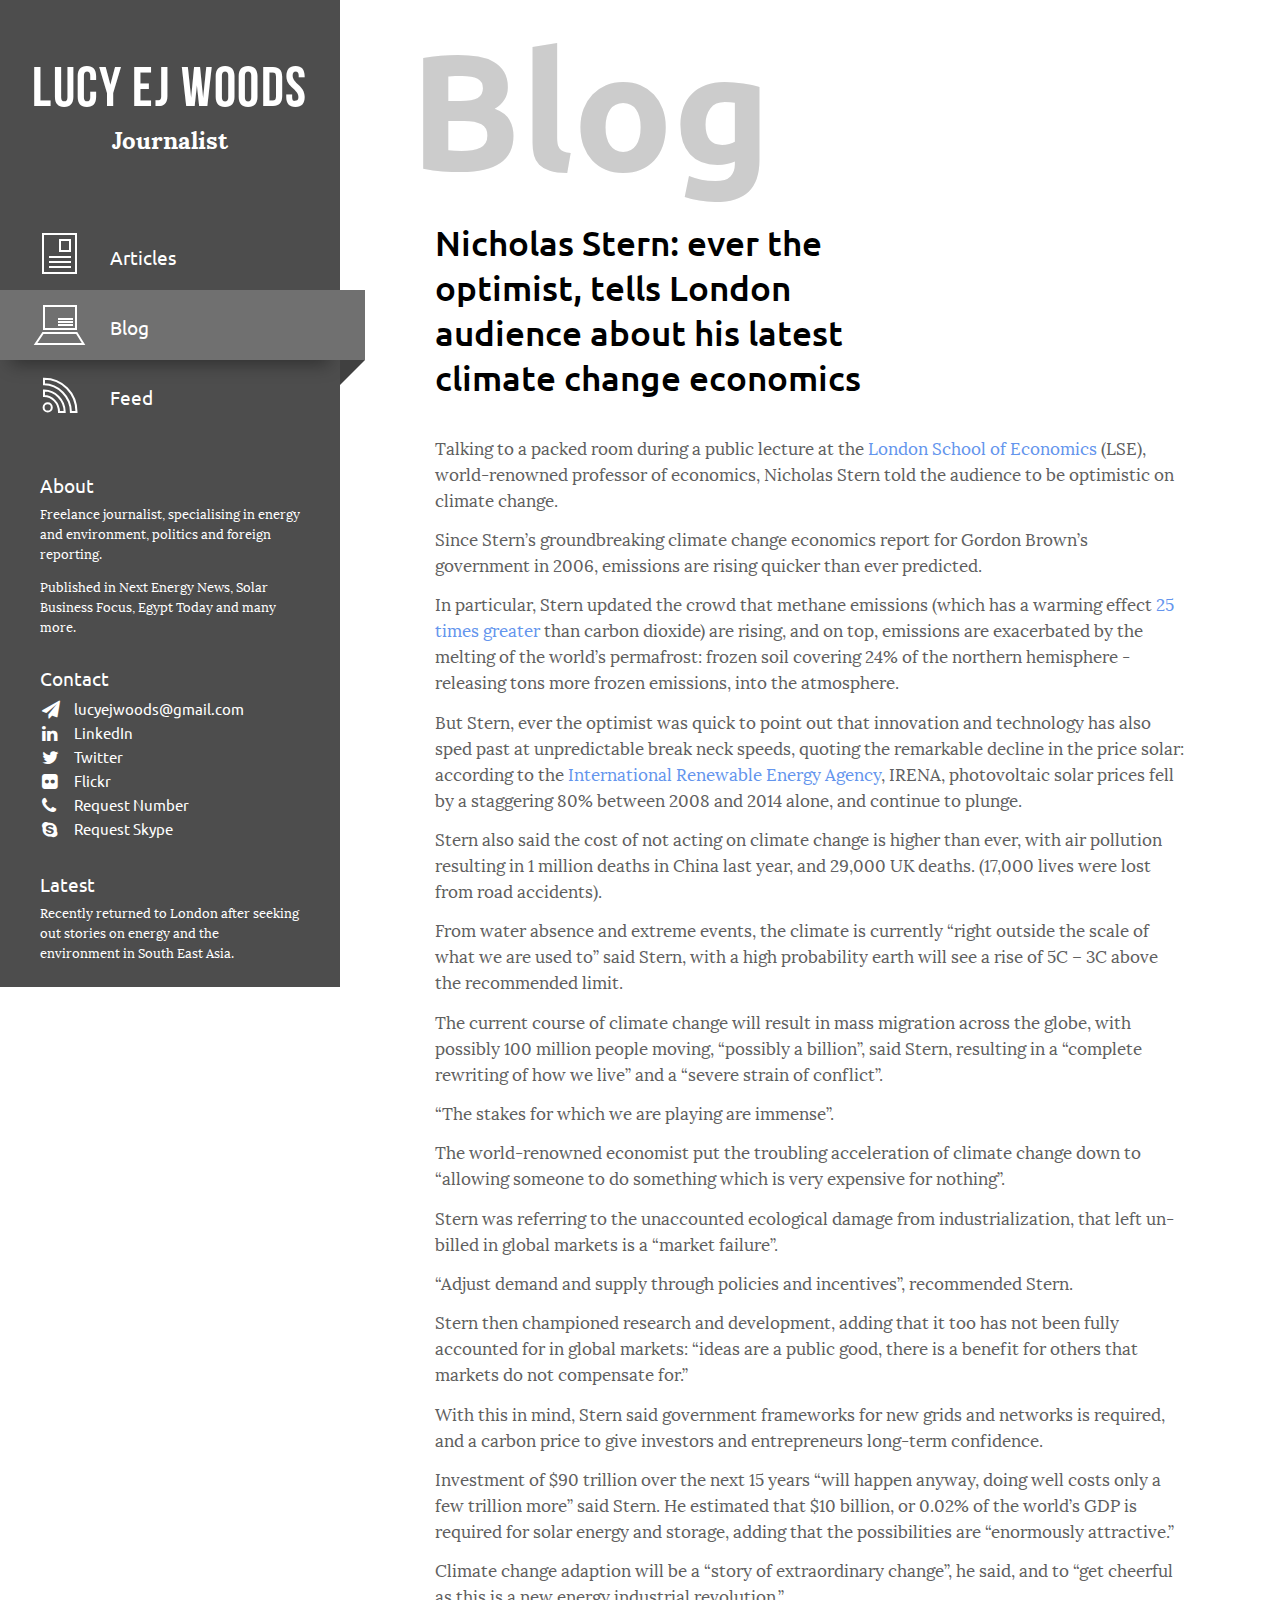
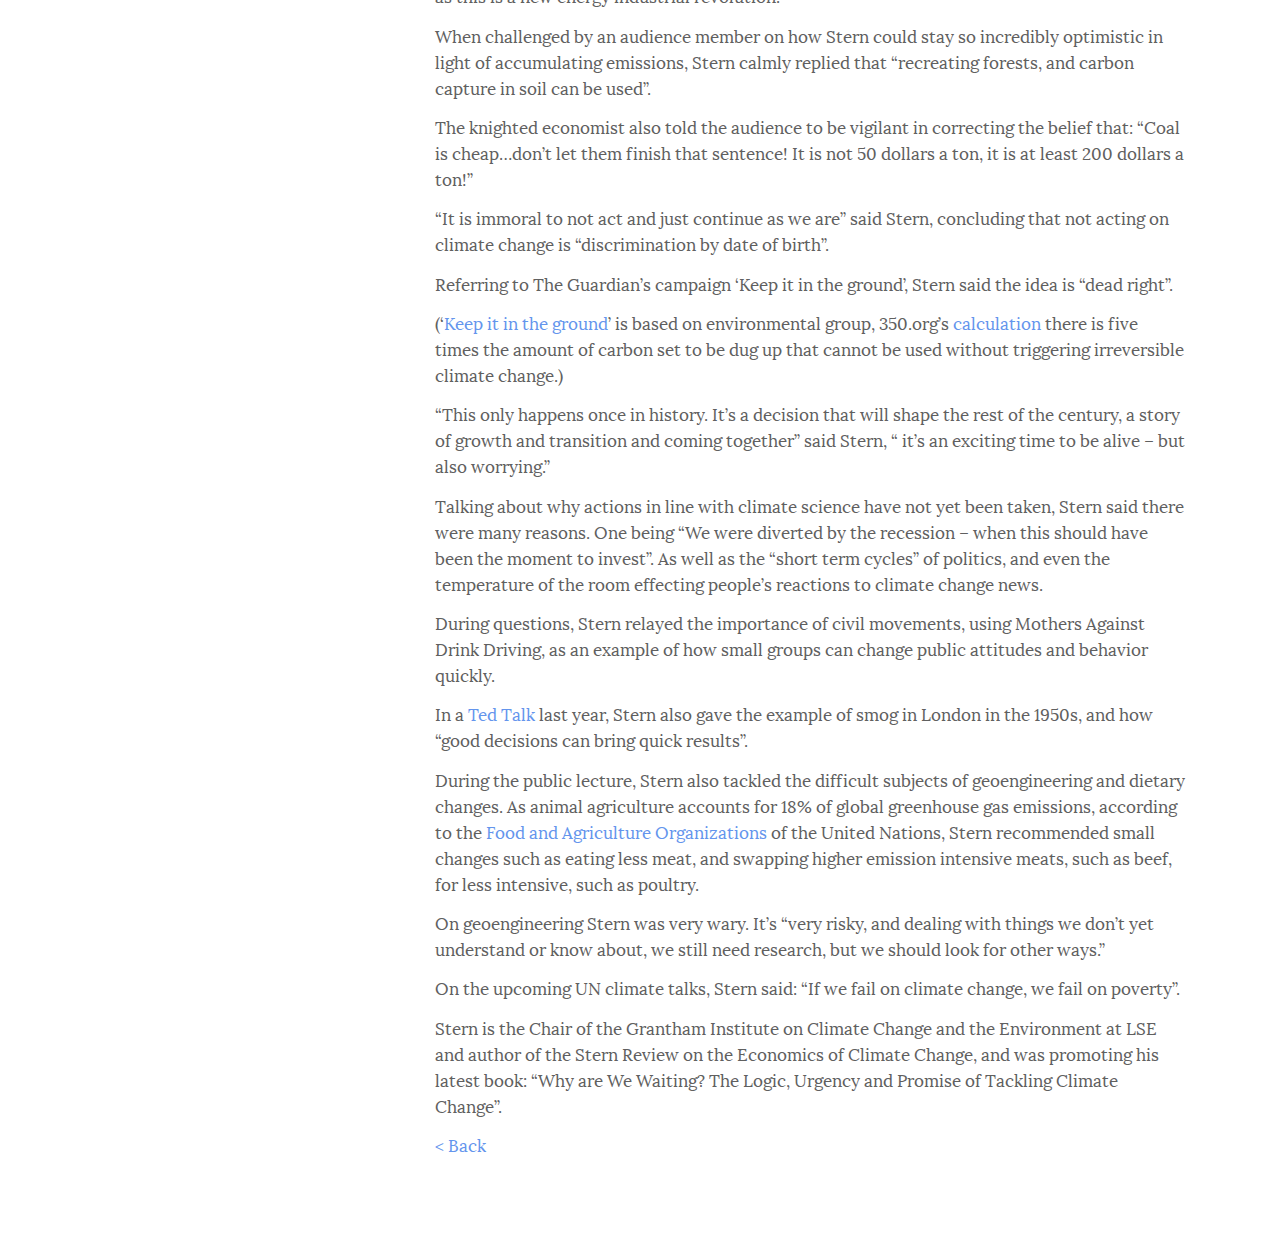
<file: blogPost6.html>
<!DOCTYPE html>

<html lang="en">
	<head>
		<title>Blog - Lucy Woods</title>
		
		<link rel="stylesheet" href="css/frame.css" type="text/css"/>
		
		<meta charset="UTF-8" />
		<meta name="viewport" content="width=device-width, initial-scale=1" />
		<meta name="keywords" content="" />
		<meta name="description" content="" />
	</head>

	<body>

		<div class='aside_background_mask'></div>
		<aside class="fixable_parent">
			<div class="fixable force_fixable_static_mobile">
				<header class='wrapper vCenter_outer'>
					<div class='vCenter_inner'>
						<h1>Lucy EJ Woods</h1>
						<h2>Journalist</h2>
					</div>
				</header>
				
				<nav class="links noSelect">
						<a class='wrapper ' href='index.html'><img src='imgs/indexIcon.svg' alt=''><h3>Articles</h3></a><a class='wrapper current_page' href='blog.html'><img src='imgs/blogIcon.svg' alt=''><h3>Blog</h3></a><a class='wrapper ' href='feed.html'><img src='imgs/feedIcon.svg' alt=''><h3>Feed</h3></a>				</nav>

					<!--
					<div class="section under_construction">
						<div class="header"><h3>Under Construction</h3></div>
						<div class="content">
							<p>This site is currently under construction and will be completed soon.</p>
							<p>In the meantime, feel free to peruse this small collection of my work.</p>
						</div>
					</div>
					-->

					<div class="section about">
						<div class="header"><h3>About</h3></div>
						<div class="content">
							<p>Freelance journalist, specialising in energy and environment, politics and foreign reporting.</p>
							<p>Published in Next Energy News, Solar Business Focus, Egypt Today and many more.</p>
							<!--<p>BA first in Journalism, Professional Publishers Certificate (distinction), completed NUJ online research, NCTJ science journalism and Guardian Masterclass science journalism and column writing professional courses.</p>-->
						</div>
					</div>
					
					<div class="section contact">
						<div class="header"><h3>Contact</h3></div>
						<div class="content">
							<table>
								<tr><td><i class="fa fa-paper-plane"></i></td><td><a href='mailto: lucyejwoods@gmail.com'>lucyejwoods@gmail.com</a></td></tr>
								<tr><td><i class="fa fa-linkedin"></i></td><td><a href="https://uk.linkedin.com/pub/lucy-ej-woods/48/799/1b0" target='_blank'>LinkedIn</a></td></tr>
								<tr><td><i class="fa fa-twitter"></i></td><td><a href="https://twitter.com/lucyejwoods" target='_blank'>Twitter</a></td></tr>
								<tr><td><i class="fa fa-flickr"></i></td><td><a href="https://www.flickr.com/photos/133154543@N07" target='_blank'>Flickr</a></td></tr>
								<tr><td><i class="fa fa-phone"></i></td><td><a href="mailto:lejwoods0@gmail.com?subject=Phone number request&body=Hi, I am interested in your work and would like to talk by phone.">Request Number</a></td></tr>
								<tr><td><i class="fa fa-skype"></i></td><td><a href="mailto:lejwoods0@gmail.com?subject=Skype request&body=Hi, I am interested in your work and would like to talk by Skype.">Request Skype</a></td></tr>
							</table>
						</div>
					</div>
					
					<div class="section latest">
						<div class="header"><h3>Latest</h3></div>
						<div class="content">
							<p>Recently returned to London after seeking out stories on energy and the environment in South East Asia.</p>
						</div>
					</div>

					<!--
					<div class="section baked_by_gingernutdev">
						<div class="header"><h3>Baked by hand</h3></div>
						<div class="content">
							<p>Fresh from the ovens at <a href='http://gingernutdev.co.uk'>gingerNut_web</a></p>
						</div>
					</div>
					-->

				</div>
			</div>
		</aside>

		<main>
			<div class="page_title">
				<h2>Blog</h2>
			</div>

	<style>
		.images img {
			width: 300px;
		}
	</style>


	<div class="blog_item post_box">
	An error occurred trying to fetch keywords
				<div class='post'>
					<div class='info'>
						<div class='details'>
						<div class='title'>
							<h4>Nicholas Stern: ever the optimist, tells London audience about his latest climate change economics </h4>
						</div>
							<div class='other_details'>
								<div class='categories'><ul><li><span></span></li></ul></div>
							</div>
						</div>
					</div>
					<div class='content'>
						<div class='text'>
							<p>Talking to a packed room during a public lecture at the <a href="http://www.lse.ac.uk/GranthamInstitute/event/public-lecture-why-are-we-waiting-the-logic-urgency-and-promise-of-tackling-climate-change/">London School of Economics</a> (LSE), world-renowned professor of economics, Nicholas Stern told the audience to be optimistic on climate change. </p><p>Since Stern’s groundbreaking climate change economics report for Gordon Brown’s government in 2006, emissions are rising quicker than ever predicted.</p><p>In particular, Stern updated the crowd that methane emissions (which has a warming effect <a href="http://epa.gov/climatechange/ghgemissions/gases/ch4.html">25 times greater</a> than carbon dioxide) are rising, and on top, emissions are exacerbated by the melting of the world’s permafrost: frozen soil covering 24% of the northern hemisphere - releasing tons more frozen emissions, into the atmosphere. </p><p>But Stern, ever the optimist was quick to point out that innovation and technology has also sped past at unpredictable break neck speeds, quoting the remarkable decline in the price solar: according to the <a href="http://www.irena.org/rethinking/Rethinking_FullReport_web.pdf">International Renewable Energy Agency</a>, IRENA, photovoltaic solar prices fell by a staggering 80% between 2008 and 2014 alone, and continue to plunge. </p><p>Stern also said the cost of not acting on climate change is higher than ever, with air pollution resulting in 1 million deaths in China last year, and 29,000 UK deaths. (17,000 lives were lost from road accidents). </p><p>From water absence and extreme events, the climate is currently “right outside the scale of what we are used to” said Stern, with a high probability earth will see a rise of 5C – 3C above the recommended limit. </p><p>The current course of climate change will result in mass migration across the globe, with possibly 100 million people moving, “possibly a billion”, said Stern, resulting in a “complete rewriting of how we live” and a “severe strain of conflict”.</p><p>“The stakes for which we are playing are immense”. </p><p>The world-renowned economist put the troubling acceleration of climate change down to “allowing someone to do something which is very expensive for nothing”.</p><p>Stern was referring to the unaccounted ecological damage from industrialization, that left un-billed in global markets is a “market failure”. </p><p>“Adjust demand and supply through policies and incentives”, recommended Stern. </p><p>Stern then championed research and development, adding that it too has not been fully accounted for in global markets: “ideas are a public good, there is a benefit for others that markets do not compensate for.”</p><p>With this in mind, Stern said government frameworks for new grids and networks is required, and a carbon price to give investors and entrepreneurs long-term confidence. </p><p>Investment of $90 trillion over the next 15 years “will happen anyway, doing well costs only a few trillion more” said Stern. He estimated that $10 billion, or 0.02% of the world’s GDP is required for solar energy and storage, adding that the possibilities are “enormously attractive.” </p><p>Climate change adaption will be a “story of extraordinary change”, he said, and to “get cheerful as this is a new energy industrial revolution.”</p><p>When challenged by an audience member on how Stern could stay so incredibly optimistic in light of accumulating emissions, Stern calmly replied that “recreating forests, and carbon capture in soil can be used”.</p><p>The knighted economist also told the audience to be vigilant in correcting the belief that: “Coal is cheap…don’t let them finish that sentence! It is not 50 dollars a ton, it is at least 200 dollars a ton!”</p><p>“It is immoral to not act and just continue as we are” said Stern, concluding that not acting on climate change is “discrimination by date of birth”. </p><p>Referring to The Guardian’s campaign ‘Keep it in the ground’, Stern said the idea is “dead right”.</p><p>(‘<a href="http://www.theguardian.com/environment/series/keep-it-in-the-ground">Keep it in the ground</a>’ is based on environmental group, 350.org’s <a href="http://math.350.org">calculation</a> there is five times the amount of carbon set to be dug up that cannot be used without triggering irreversible climate change.)</p><p>“This only happens once in history. It’s a decision that will shape the rest of the century, a story of growth and transition and coming together” said Stern, “ it’s an exciting time to be alive – but also worrying.” </p><p>Talking about why actions in line with climate science have not yet been taken, Stern said there were many reasons. One being “We were diverted by the recession – when this should have been the moment to invest”.  As well as the “short term cycles” of politics, and even the temperature of the room effecting people’s reactions to climate change news. </p><p>During questions, Stern relayed the importance of civil movements, using Mothers Against Drink Driving, as an example of how small groups can change public attitudes and behavior quickly. </p><p>In a <a href="https://www.ted.com/talks/lord_nicholas_stern_the_state_of_the_climate_and_what_we_might_do_about_it?language=en">Ted Talk</a> last year, Stern also gave the example of smog in London in the 1950s, and how “good decisions can bring quick results”. </p><p>During the public lecture, Stern also tackled the difficult subjects of geoengineering and dietary changes. As animal agriculture accounts for 18% of global greenhouse gas emissions, according to the <a href="http://www.fao.org/agriculture/lead/themes0/climate/en/">Food and Agriculture Organizations</a> of the United Nations, Stern recommended small changes such as eating less meat, and swapping higher emission intensive meats, such as beef, for less intensive, such as poultry. </p><p>On geoengineering Stern was very wary. It’s “very risky, and dealing with things we don’t yet understand or know about, we still need research, but we should look for other ways.” </p><p>On the upcoming UN climate talks, Stern said: “If we fail on climate change, we fail on poverty”.</p><p>Stern is the Chair of the Grantham Institute on Climate Change and the Environment at LSE and author of the Stern Review on the Economics of Climate Change, and was promoting his latest book: “Why are We Waiting? The Logic, Urgency and Promise of Tackling Climate Change”.</p>
							<p><a href='blog.html'>< Back</a></p>
						</div>
					</div>
				</div>
				</div>

		</main>
	<script type="text/javascript" src="js/fixable.js"></script>	</body>

</html>
</file>
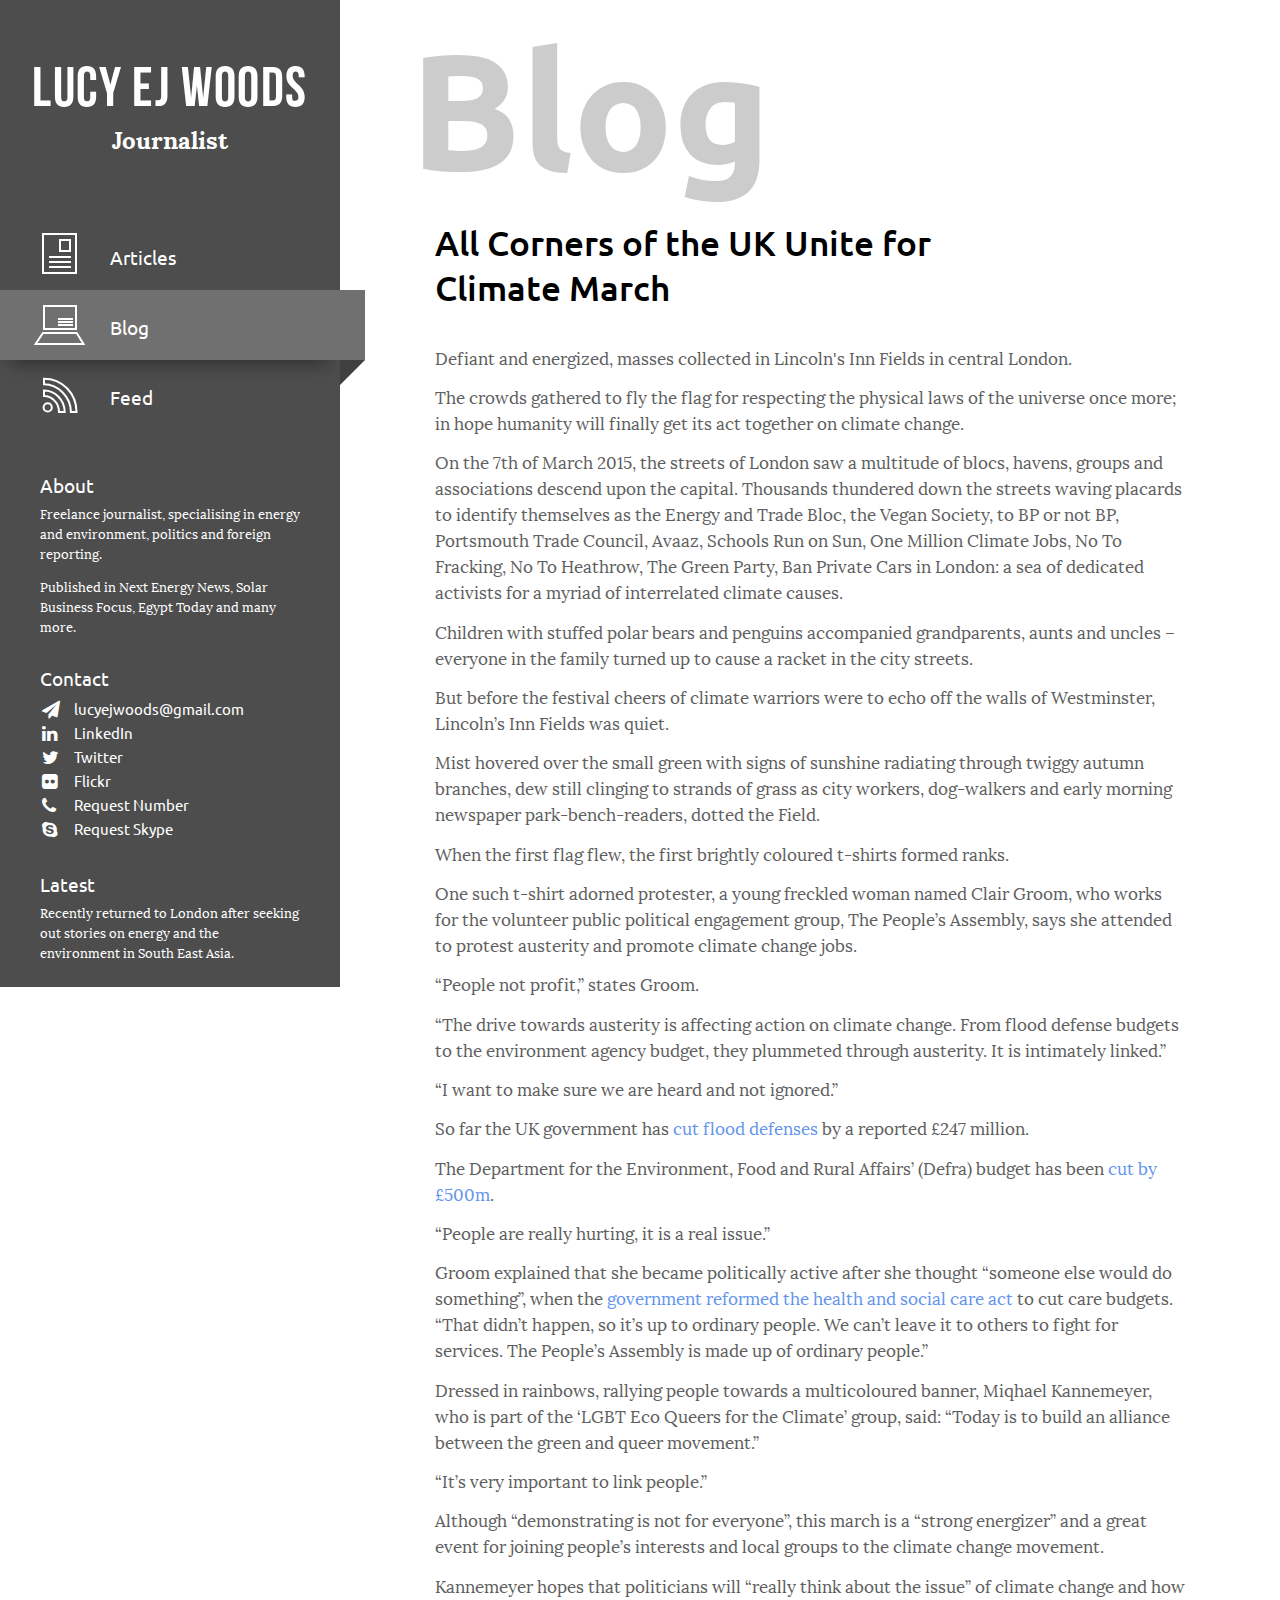
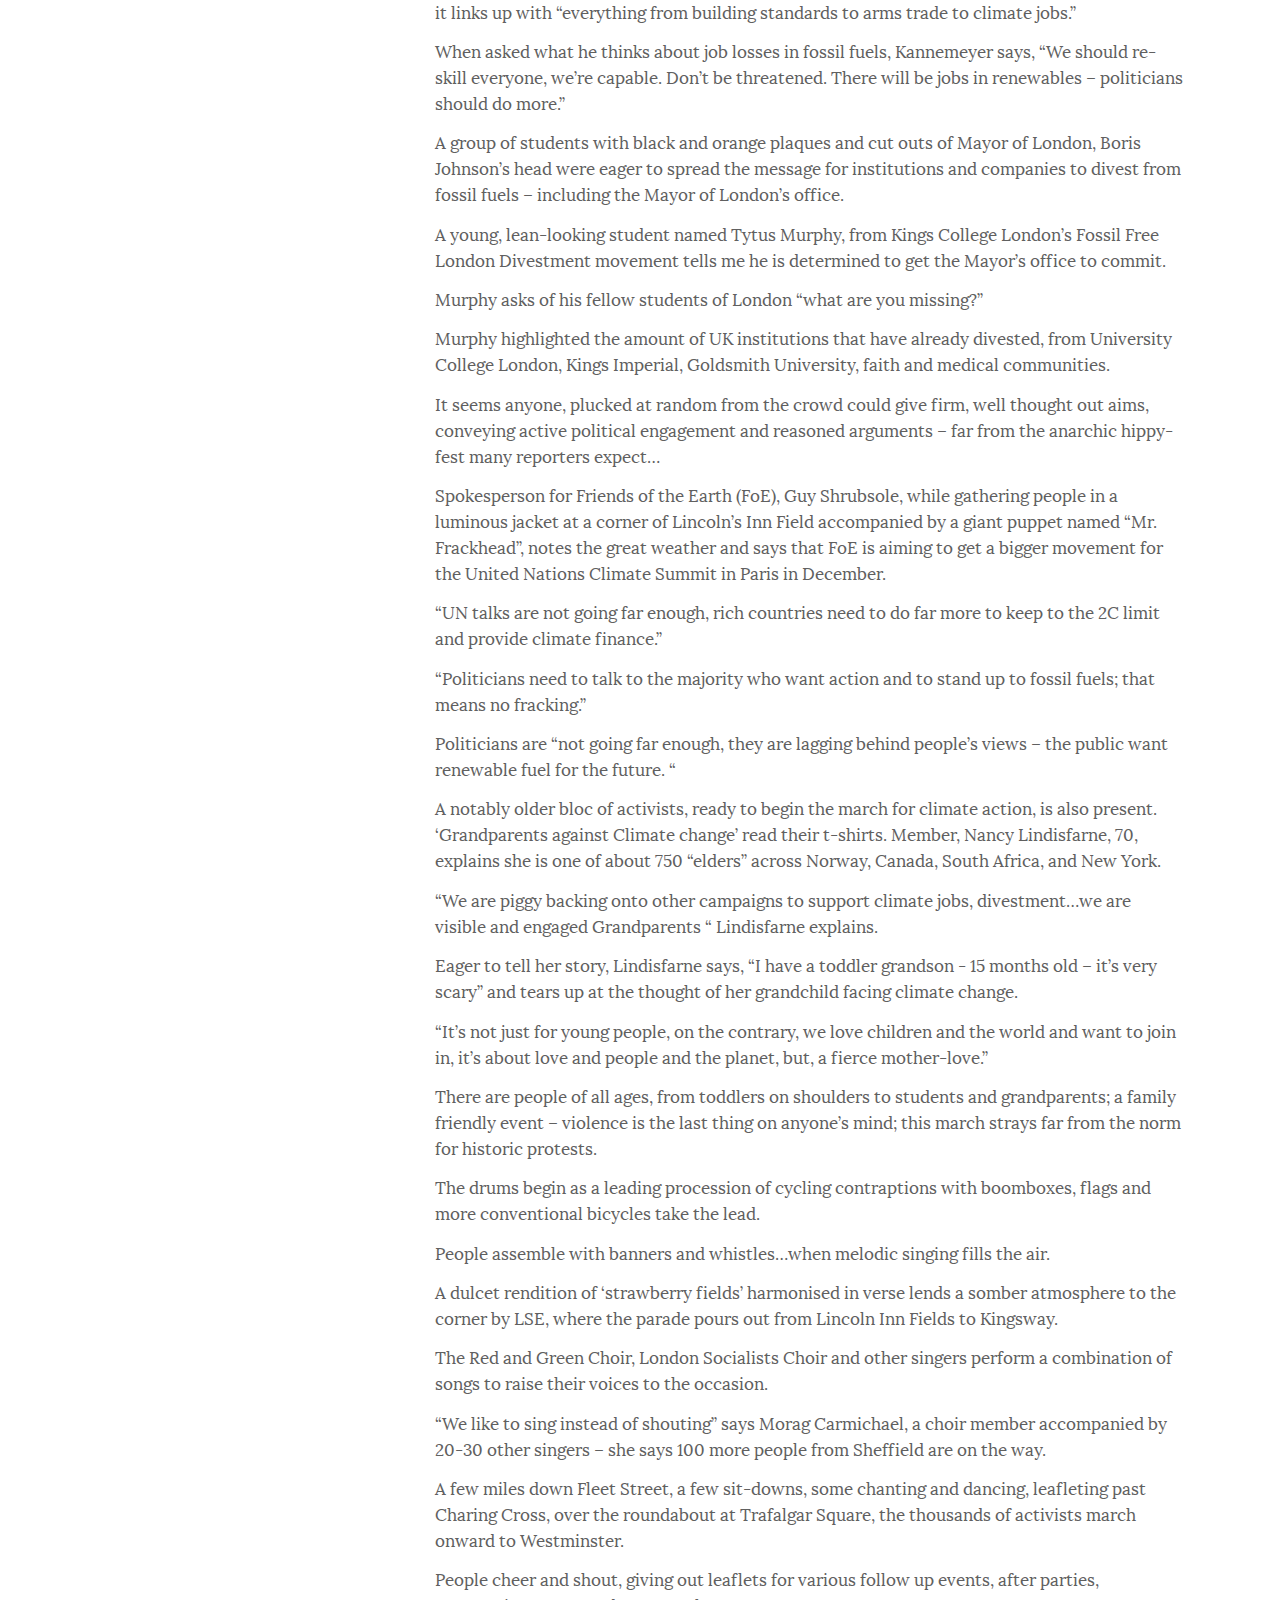
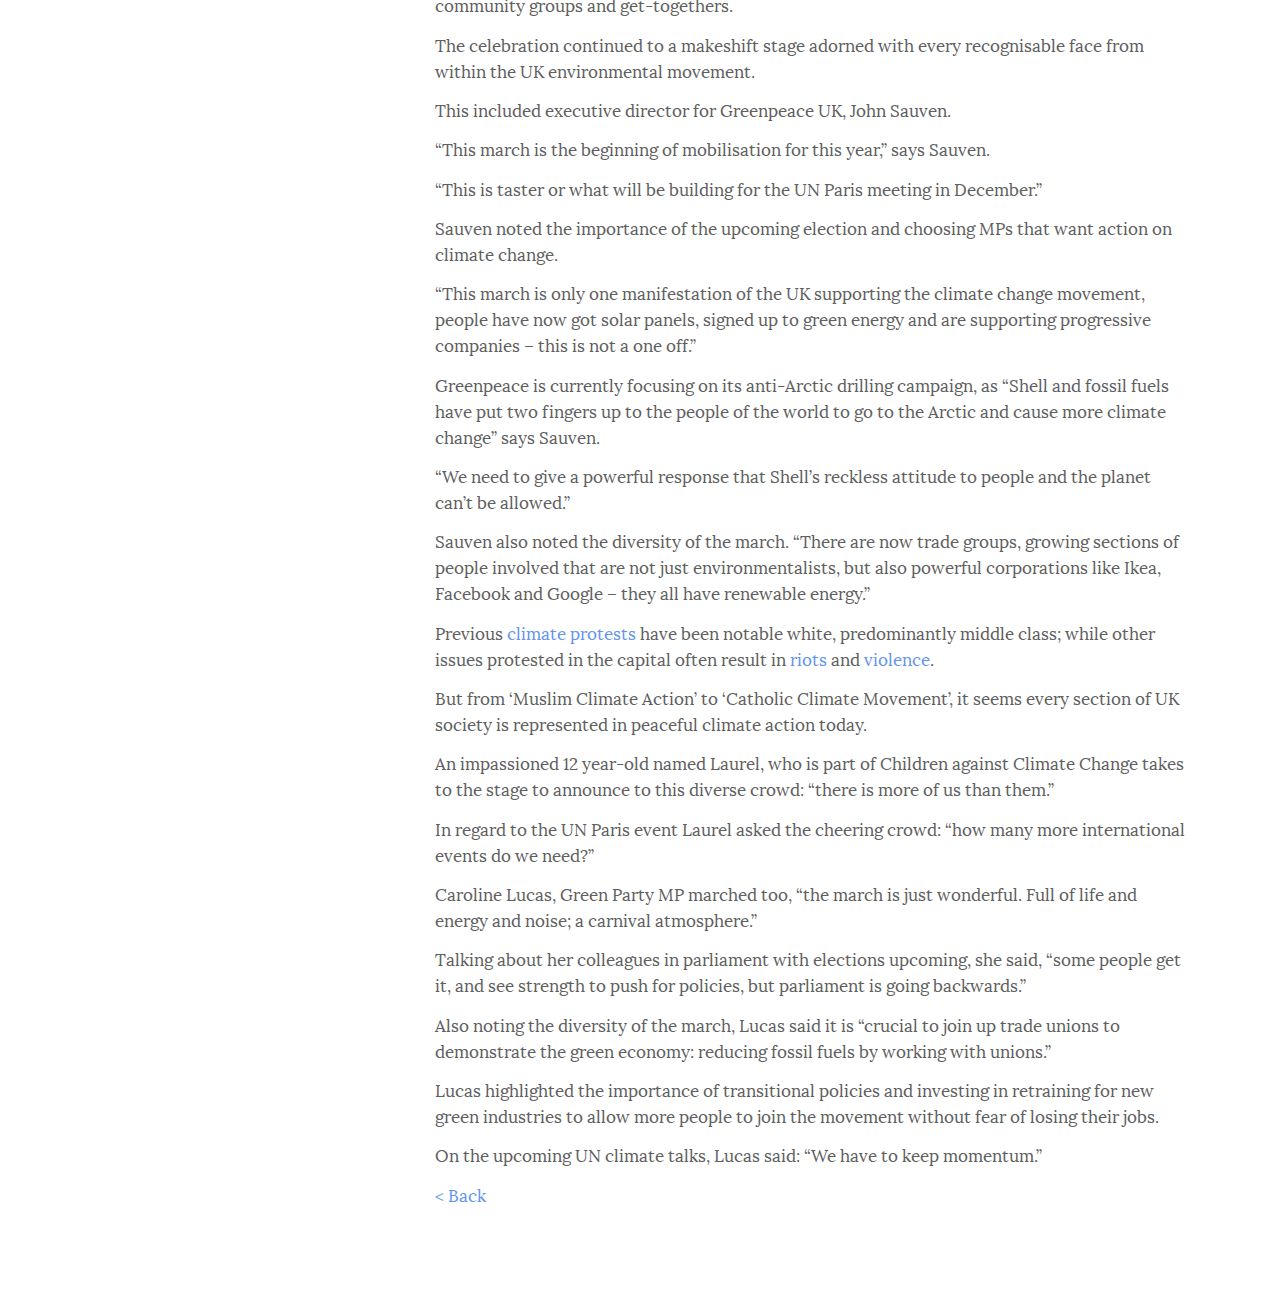
<file: blogPost7.html>
<!DOCTYPE html>

<html lang="en">
	<head>
		<title>Blog - Lucy Woods</title>
		
		<link rel="stylesheet" href="css/frame.css" type="text/css"/>
		
		<meta charset="UTF-8" />
		<meta name="viewport" content="width=device-width, initial-scale=1" />
		<meta name="keywords" content="" />
		<meta name="description" content="" />
	</head>

	<body>

		<div class='aside_background_mask'></div>
		<aside class="fixable_parent">
			<div class="fixable force_fixable_static_mobile">
				<header class='wrapper vCenter_outer'>
					<div class='vCenter_inner'>
						<h1>Lucy EJ Woods</h1>
						<h2>Journalist</h2>
					</div>
				</header>
				
				<nav class="links noSelect">
						<a class='wrapper ' href='index.html'><img src='imgs/indexIcon.svg' alt=''><h3>Articles</h3></a><a class='wrapper current_page' href='blog.html'><img src='imgs/blogIcon.svg' alt=''><h3>Blog</h3></a><a class='wrapper ' href='feed.html'><img src='imgs/feedIcon.svg' alt=''><h3>Feed</h3></a>				</nav>

					<!--
					<div class="section under_construction">
						<div class="header"><h3>Under Construction</h3></div>
						<div class="content">
							<p>This site is currently under construction and will be completed soon.</p>
							<p>In the meantime, feel free to peruse this small collection of my work.</p>
						</div>
					</div>
					-->

					<div class="section about">
						<div class="header"><h3>About</h3></div>
						<div class="content">
							<p>Freelance journalist, specialising in energy and environment, politics and foreign reporting.</p>
							<p>Published in Next Energy News, Solar Business Focus, Egypt Today and many more.</p>
							<!--<p>BA first in Journalism, Professional Publishers Certificate (distinction), completed NUJ online research, NCTJ science journalism and Guardian Masterclass science journalism and column writing professional courses.</p>-->
						</div>
					</div>
					
					<div class="section contact">
						<div class="header"><h3>Contact</h3></div>
						<div class="content">
							<table>
								<tr><td><i class="fa fa-paper-plane"></i></td><td><a href='mailto: lucyejwoods@gmail.com'>lucyejwoods@gmail.com</a></td></tr>
								<tr><td><i class="fa fa-linkedin"></i></td><td><a href="https://uk.linkedin.com/pub/lucy-ej-woods/48/799/1b0" target='_blank'>LinkedIn</a></td></tr>
								<tr><td><i class="fa fa-twitter"></i></td><td><a href="https://twitter.com/lucyejwoods" target='_blank'>Twitter</a></td></tr>
								<tr><td><i class="fa fa-flickr"></i></td><td><a href="https://www.flickr.com/photos/133154543@N07" target='_blank'>Flickr</a></td></tr>
								<tr><td><i class="fa fa-phone"></i></td><td><a href="mailto:lejwoods0@gmail.com?subject=Phone number request&body=Hi, I am interested in your work and would like to talk by phone.">Request Number</a></td></tr>
								<tr><td><i class="fa fa-skype"></i></td><td><a href="mailto:lejwoods0@gmail.com?subject=Skype request&body=Hi, I am interested in your work and would like to talk by Skype.">Request Skype</a></td></tr>
							</table>
						</div>
					</div>
					
					<div class="section latest">
						<div class="header"><h3>Latest</h3></div>
						<div class="content">
							<p>Recently returned to London after seeking out stories on energy and the environment in South East Asia.</p>
						</div>
					</div>

					<!--
					<div class="section baked_by_gingernutdev">
						<div class="header"><h3>Baked by hand</h3></div>
						<div class="content">
							<p>Fresh from the ovens at <a href='http://gingernutdev.co.uk'>gingerNut_web</a></p>
						</div>
					</div>
					-->

				</div>
			</div>
		</aside>

		<main>
			<div class="page_title">
				<h2>Blog</h2>
			</div>

	<style>
		.images img {
			width: 300px;
		}
	</style>


	<div class="blog_item post_box">
	An error occurred trying to fetch keywords
				<div class='post'>
					<div class='info'>
						<div class='details'>
						<div class='title'>
							<h4>All Corners of the UK Unite for Climate March</h4>
						</div>
							<div class='other_details'>
								<div class='categories'><ul><li><span></span></li></ul></div>
							</div>
						</div>
					</div>
					<div class='content'>
						<div class='text'>
							<p>Defiant and energized, masses collected in Lincoln's Inn Fields in central London.</p><p>The crowds gathered to fly the flag for respecting the physical laws of the universe once more; in hope humanity will finally get its act together on climate change. </p><p>On the 7th of March 2015, the streets of London saw a multitude of blocs, havens, groups and associations descend upon the capital. Thousands thundered down the streets waving placards to identify themselves as the Energy and Trade Bloc, the Vegan Society, to BP or not BP, Portsmouth Trade Council, Avaaz, Schools Run on Sun, One Million Climate Jobs, No To Fracking, No To Heathrow, The Green Party, Ban Private Cars in London: a sea of dedicated activists for a myriad of interrelated climate causes. </p><p>Children with stuffed polar bears and penguins accompanied grandparents, aunts and uncles – everyone in the family turned up to cause a racket in the city streets.</p><p>But before the festival cheers of climate warriors were to echo off the walls of Westminster, Lincoln’s Inn Fields was quiet.</p><p>Mist hovered over the small green with signs of sunshine radiating through twiggy autumn branches, dew still clinging to strands of grass as city workers, dog-walkers and early morning newspaper park-bench-readers, dotted the Field. </p><p>When the first flag flew, the first brightly coloured t-shirts formed ranks.</p><p>One such t-shirt adorned protester, a young freckled woman named Clair Groom, who works for the volunteer public political engagement group, The People’s Assembly, says she attended to protest austerity and promote climate change jobs.</p><p>“People not profit,” states Groom.</p><p>“The drive towards austerity is affecting action on climate change. From flood defense budgets to the environment agency budget, they plummeted through austerity. It is intimately linked.”</p><p>“I want to make sure we are heard and not ignored.” </p><p>So far the UK government has <a href="http://www.itv.com/news/story/2014-02-26/flood-defence-spending/">cut flood defenses</a> by a reported £247 million.</p><p>The Department for the Environment, Food and Rural Affairs’ (Defra) budget has been <a href="http://www.bbc.com/news/science-environment-25623157">cut by £500m</a>.</p><p>“People are really hurting, it is a real issue.”</p><p>Groom explained that she became politically active after she thought “someone else would do something”, when the <a href="https://www.gov.uk/government/speeches/care-bill-becomes-care-act-2014">government reformed the health and social care act</a> to cut care budgets. “That didn’t happen, so it’s up to ordinary people. We can’t leave it to others to fight for services. The People’s Assembly is made up of ordinary people.”   </p><p>Dressed in rainbows, rallying people towards a multicoloured banner, Miqhael Kannemeyer, who is part of the ‘LGBT Eco Queers for the Climate’ group, said: “Today is to build an alliance between the green and queer movement.”</p><p>“It’s very important to link people.”</p><p>Although “demonstrating is not for everyone”, this march is a “strong energizer” and a great event for joining people’s interests and local groups to the climate change movement. </p><p>Kannemeyer hopes that politicians will “really think about the issue” of climate change and how it links up with “everything from building standards to arms trade to climate jobs.”</p><p>When asked what he thinks about job losses in fossil fuels, Kannemeyer says, “We should re-skill everyone, we’re capable. Don’t be threatened. There will be jobs in renewables – politicians should do more.” </p><p>A group of students with black and orange plaques and cut outs of Mayor of London, Boris Johnson’s head were eager to spread the message for institutions and companies to divest from fossil fuels – including the Mayor of London’s office.</p><p>A young, lean-looking student named Tytus Murphy, from Kings College London’s Fossil Free London Divestment movement tells me he is determined to get the Mayor’s office to commit. </p><p>Murphy asks of his fellow students of London “what are you missing?” </p><p>Murphy highlighted the amount of UK institutions that have already divested, from University College London, Kings Imperial, Goldsmith University, faith and medical communities.  </p><p>It seems anyone, plucked at random from the crowd could give firm, well thought out aims, conveying active political engagement and reasoned arguments – far from the anarchic hippy-fest many reporters expect…</p><p>Spokesperson for Friends of the Earth (FoE), Guy Shrubsole, while gathering people in a luminous jacket at a corner of Lincoln’s Inn Field accompanied by a giant puppet named “Mr. Frackhead”, notes the great weather and says that FoE is aiming to get a bigger movement for the United Nations Climate Summit in Paris in December. </p><p>“UN talks are not going far enough, rich countries need to do far more to keep to the 2C limit and provide climate finance.” </p><p>“Politicians need to talk to the majority who want action and to stand up to fossil fuels; that means no fracking.” </p><p>Politicians are “not going far enough, they are lagging behind people’s views – the public want renewable fuel for the future. “</p><p>A notably older bloc of activists, ready to begin the march for climate action, is also present. ‘Grandparents against Climate change’ read their t-shirts. Member, Nancy Lindisfarne, 70, explains she is one of about 750 “elders” across Norway, Canada, South Africa, and New York.</p><p>“We are piggy backing onto other campaigns to support climate jobs, divestment…we are visible and engaged Grandparents “ Lindisfarne explains.</p><p>Eager to tell her story, Lindisfarne says, “I have a toddler grandson - 15 months old – it’s very scary” and tears up at the thought of her grandchild facing climate change.</p><p>“It’s not just for young people, on the contrary, we love children and the world and want to join in, it’s about love and people and the planet, but, a fierce mother-love.” </p><p>There are people of all ages, from toddlers on shoulders to students and grandparents; a family friendly event – violence is the last thing on anyone’s mind; this march strays far from the norm for historic protests. </p><p>The drums begin as a leading procession of cycling contraptions with boomboxes, flags and more conventional bicycles take the lead. </p><p>People assemble with banners and whistles…when melodic singing fills the air. </p><p>A dulcet rendition of ‘strawberry fields’ harmonised in verse lends a somber atmosphere to the corner by LSE, where the parade pours out from Lincoln Inn Fields to Kingsway. </p><p>The Red and Green Choir, London Socialists Choir and other singers perform a combination of songs to raise their voices to the occasion.</p><p>“We like to sing instead of shouting” says Morag Carmichael, a choir member accompanied by 20-30 other singers – she says 100 more people from Sheffield are on the way. </p><p>A few miles down Fleet Street, a few sit-downs, some chanting and dancing, leafleting past Charing Cross, over the roundabout at Trafalgar Square, the thousands of activists march onward to Westminster. </p><p>People cheer and shout, giving out leaflets for various follow up events, after parties, community groups and get-togethers.  </p><p>The celebration continued to a makeshift stage adorned with every recognisable face from within the UK environmental movement.</p><p>This included executive director for Greenpeace UK, John Sauven. </p><p>“This march is the beginning of mobilisation for this year,” says Sauven.</p><p>“This is taster or what will be building for the UN Paris meeting in December.”  </p><p>Sauven noted the importance of the upcoming election and choosing MPs that want action on climate change.</p><p>“This march is only one manifestation of the UK supporting the climate change movement, people have now got solar panels, signed up to green energy and are supporting progressive companies – this is not a one off.”</p><p>Greenpeace is currently focusing on its anti-Arctic drilling campaign, as “Shell and fossil fuels have put two fingers up to the people of the world to go to the Arctic and cause more climate change” says Sauven.</p><p>“We need to give a powerful response that Shell’s reckless attitude to people and the planet can’t be allowed.” </p><p>Sauven also noted the diversity of the march. “There are now trade groups, growing sections of people involved that are not just environmentalists, but also powerful corporations like Ikea, Facebook and Google – they all have renewable energy.”</p><p>Previous <a href="http://www.theguardian.com/education/2010/nov/10/student-protest-fees-violent">climate protests</a> have been notable white, predominantly middle class; while other issues protested in the capital often result in <a href="http://lucyejwoods.blogspot.co.uk/2013/06/0-0-1-979-5586-lwoods-46-13-6552-14.html">riots</a> and <a href="http://www.theguardian.com/education/2010/nov/10/student-protest-fees-violent">violence</a>. </p><p>But from ‘Muslim Climate Action’ to ‘Catholic Climate Movement’, it seems every section of UK society is represented in peaceful climate action today.</p><p>An impassioned 12 year-old named Laurel, who is part of Children against Climate Change takes to the stage to announce to this diverse crowd: “there is more of us than them.”</p><p>In regard to the UN Paris event Laurel asked the cheering crowd: “how many more international events do we need?” </p><p>Caroline Lucas, Green Party MP marched too, “the march is just wonderful. Full of life and energy and noise; a carnival atmosphere.”</p><p>Talking about her colleagues in parliament with elections upcoming, she said, “some people get it, and see strength to push for policies, but parliament is going backwards.”</p><p>Also noting the diversity of the march, Lucas said it is “crucial to join up trade unions to demonstrate the green economy: reducing fossil fuels by working with unions.” </p><p>Lucas highlighted the importance of transitional policies and investing in retraining for new green industries to allow more people to join the movement without fear of losing their jobs. </p><p>On the upcoming UN climate talks, Lucas said: “We have to keep momentum.”</p>
							<p><a href='blog.html'>< Back</a></p>
						</div>
					</div>
				</div>
				</div>

		</main>
	<script type="text/javascript" src="js/fixable.js"></script>	</body>

</html>
</file>
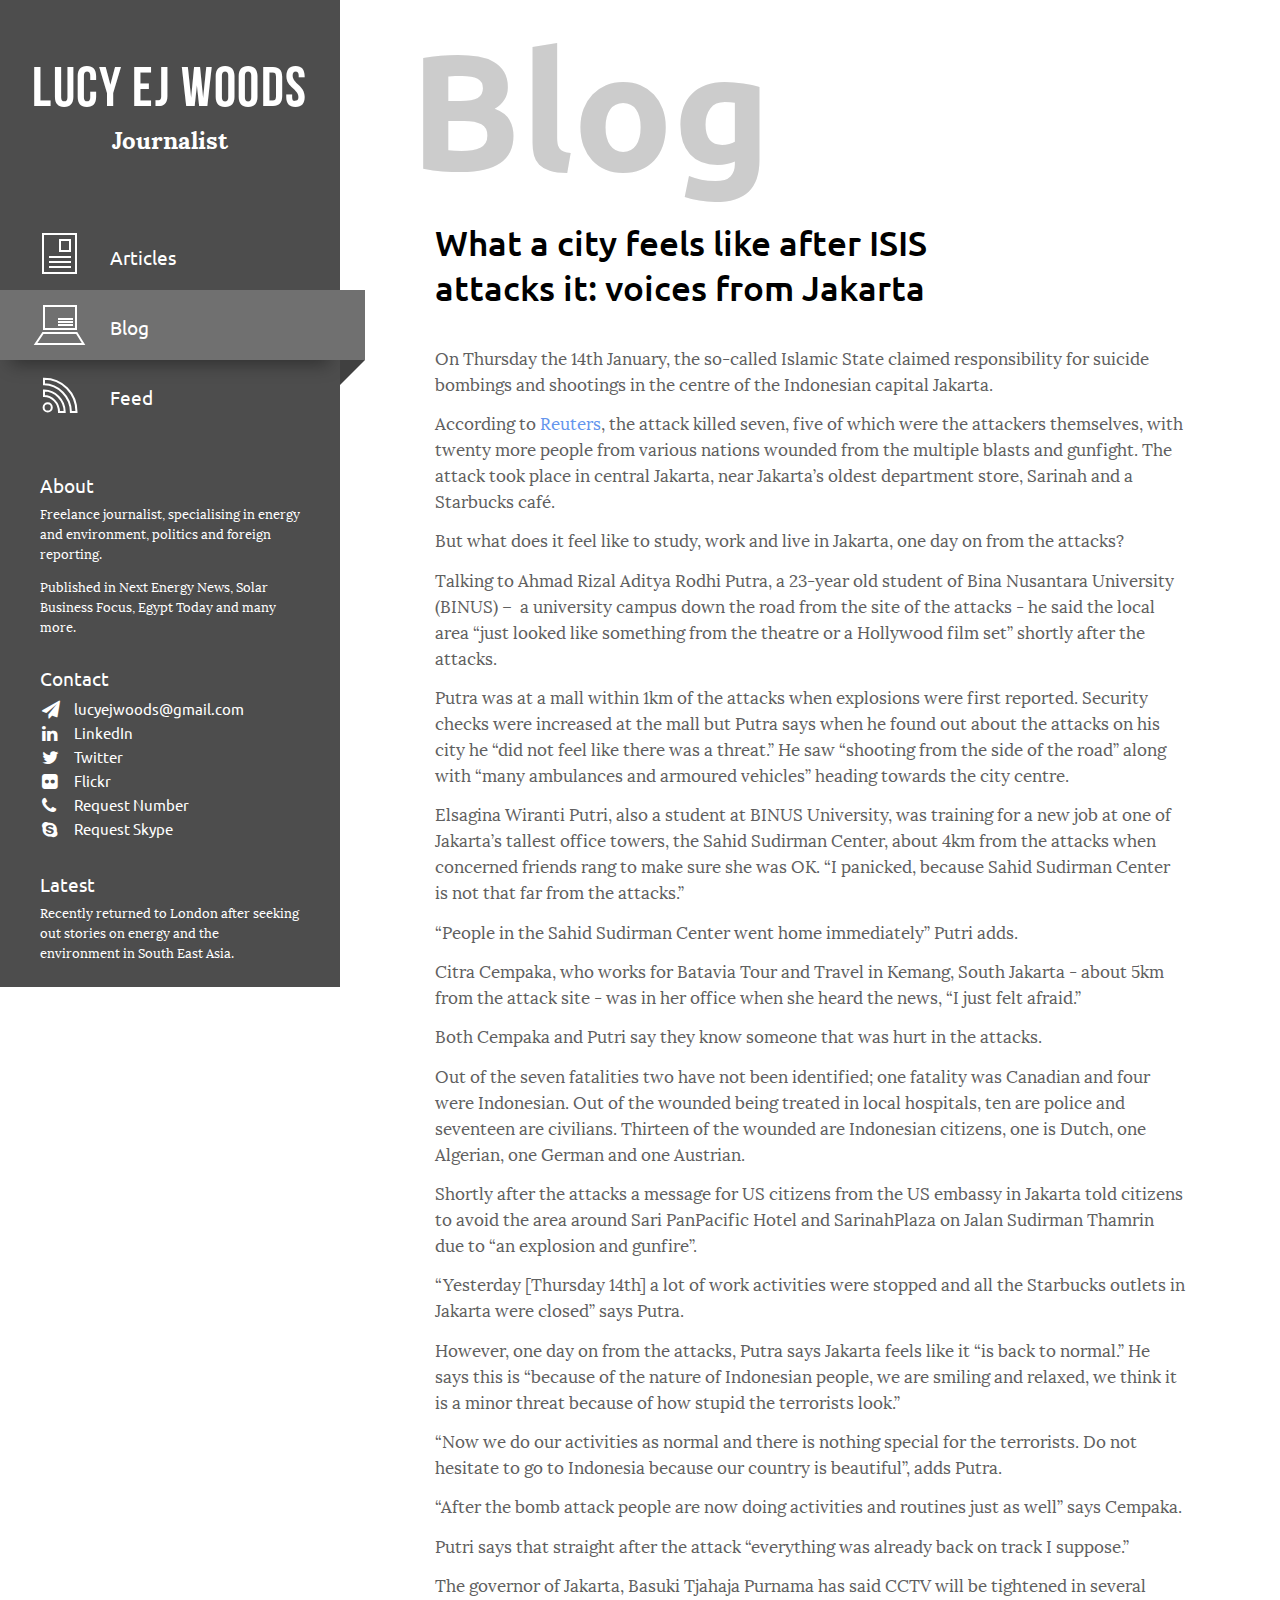
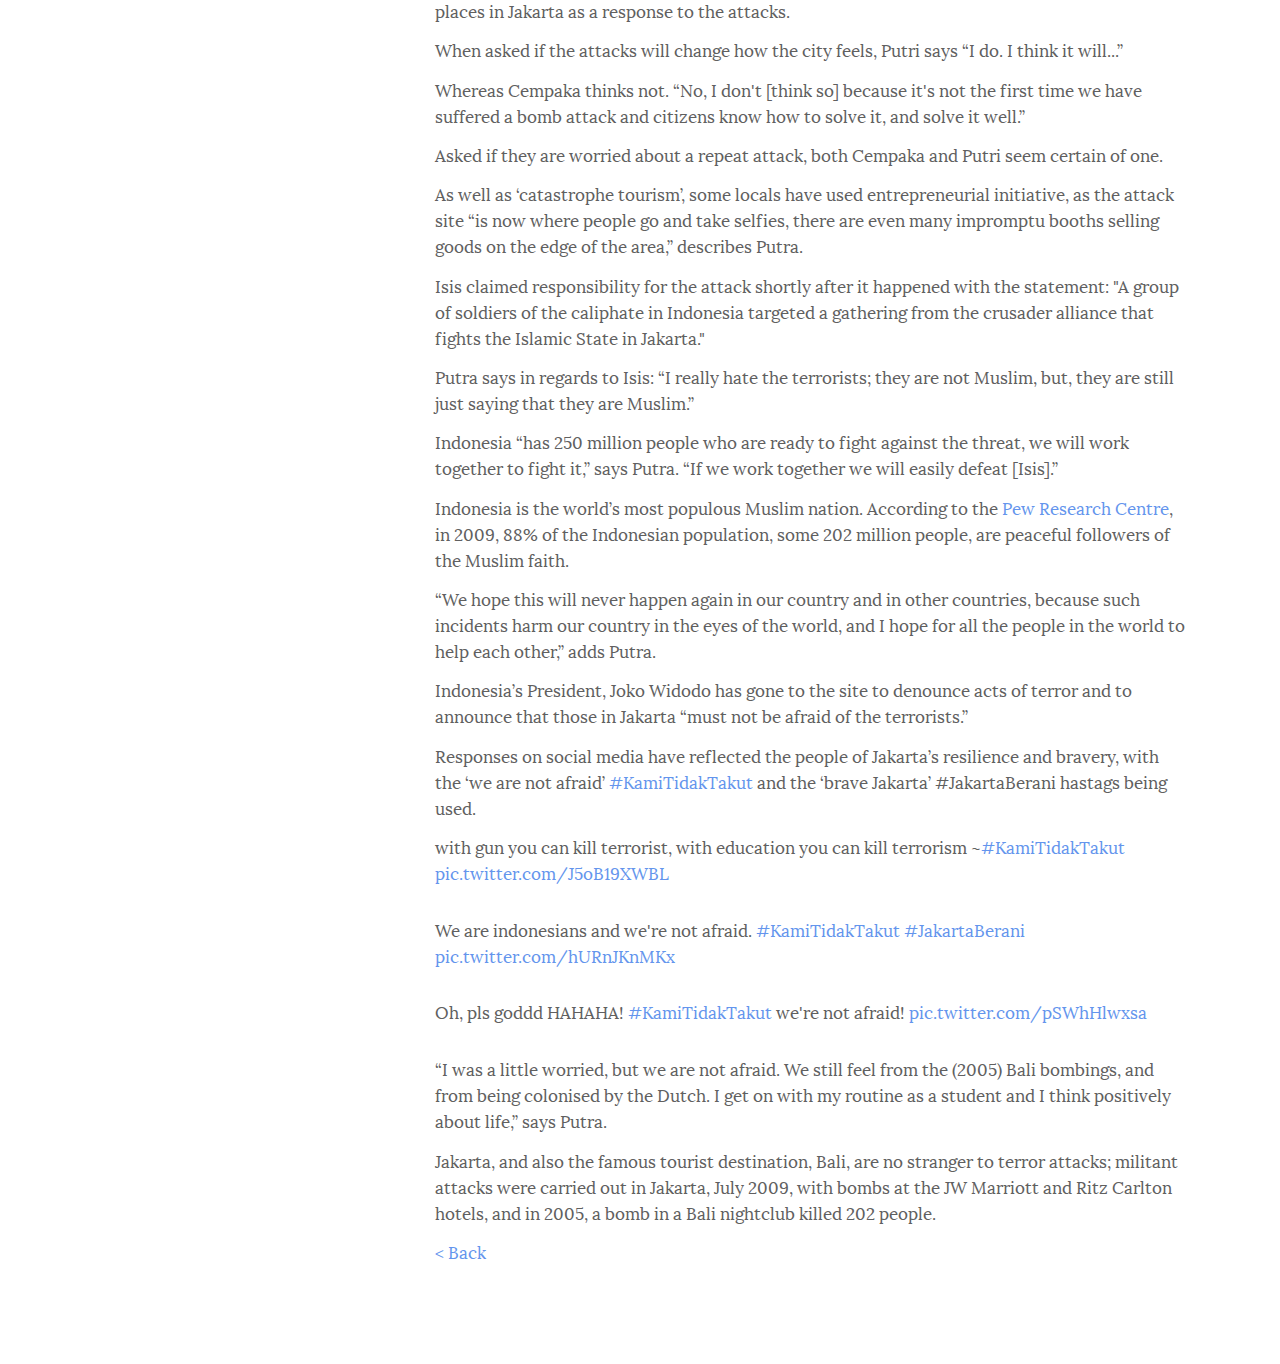
<file: blogPost8.html>
<!DOCTYPE html>

<html lang="en">
	<head>
		<title>Blog - Lucy Woods</title>
		
		<link rel="stylesheet" href="css/frame.css" type="text/css"/>
		
		<meta charset="UTF-8" />
		<meta name="viewport" content="width=device-width, initial-scale=1" />
		<meta name="keywords" content="" />
		<meta name="description" content="" />
	</head>

	<body>

		<div class='aside_background_mask'></div>
		<aside class="fixable_parent">
			<div class="fixable force_fixable_static_mobile">
				<header class='wrapper vCenter_outer'>
					<div class='vCenter_inner'>
						<h1>Lucy EJ Woods</h1>
						<h2>Journalist</h2>
					</div>
				</header>
				
				<nav class="links noSelect">
						<a class='wrapper ' href='index.html'><img src='imgs/indexIcon.svg' alt=''><h3>Articles</h3></a><a class='wrapper current_page' href='blog.html'><img src='imgs/blogIcon.svg' alt=''><h3>Blog</h3></a><a class='wrapper ' href='feed.html'><img src='imgs/feedIcon.svg' alt=''><h3>Feed</h3></a>				</nav>

					<!--
					<div class="section under_construction">
						<div class="header"><h3>Under Construction</h3></div>
						<div class="content">
							<p>This site is currently under construction and will be completed soon.</p>
							<p>In the meantime, feel free to peruse this small collection of my work.</p>
						</div>
					</div>
					-->

					<div class="section about">
						<div class="header"><h3>About</h3></div>
						<div class="content">
							<p>Freelance journalist, specialising in energy and environment, politics and foreign reporting.</p>
							<p>Published in Next Energy News, Solar Business Focus, Egypt Today and many more.</p>
							<!--<p>BA first in Journalism, Professional Publishers Certificate (distinction), completed NUJ online research, NCTJ science journalism and Guardian Masterclass science journalism and column writing professional courses.</p>-->
						</div>
					</div>
					
					<div class="section contact">
						<div class="header"><h3>Contact</h3></div>
						<div class="content">
							<table>
								<tr><td><i class="fa fa-paper-plane"></i></td><td><a href='mailto: lucyejwoods@gmail.com'>lucyejwoods@gmail.com</a></td></tr>
								<tr><td><i class="fa fa-linkedin"></i></td><td><a href="https://uk.linkedin.com/pub/lucy-ej-woods/48/799/1b0" target='_blank'>LinkedIn</a></td></tr>
								<tr><td><i class="fa fa-twitter"></i></td><td><a href="https://twitter.com/lucyejwoods" target='_blank'>Twitter</a></td></tr>
								<tr><td><i class="fa fa-flickr"></i></td><td><a href="https://www.flickr.com/photos/133154543@N07" target='_blank'>Flickr</a></td></tr>
								<tr><td><i class="fa fa-phone"></i></td><td><a href="mailto:lejwoods0@gmail.com?subject=Phone number request&body=Hi, I am interested in your work and would like to talk by phone.">Request Number</a></td></tr>
								<tr><td><i class="fa fa-skype"></i></td><td><a href="mailto:lejwoods0@gmail.com?subject=Skype request&body=Hi, I am interested in your work and would like to talk by Skype.">Request Skype</a></td></tr>
							</table>
						</div>
					</div>
					
					<div class="section latest">
						<div class="header"><h3>Latest</h3></div>
						<div class="content">
							<p>Recently returned to London after seeking out stories on energy and the environment in South East Asia.</p>
						</div>
					</div>

					<!--
					<div class="section baked_by_gingernutdev">
						<div class="header"><h3>Baked by hand</h3></div>
						<div class="content">
							<p>Fresh from the ovens at <a href='http://gingernutdev.co.uk'>gingerNut_web</a></p>
						</div>
					</div>
					-->

				</div>
			</div>
		</aside>

		<main>
			<div class="page_title">
				<h2>Blog</h2>
			</div>

	<style>
		.images img {
			width: 300px;
		}
	</style>


	<div class="blog_item post_box">
	An error occurred trying to fetch keywords
				<div class='post'>
					<div class='info'>
						<div class='details'>
						<div class='title'>
							<h4>What a city feels like after ISIS attacks it: voices from Jakarta</h4>
						</div>
							<div class='other_details'>
								<div class='categories'><ul><li><span></span></li></ul></div>
							</div>
						</div>
					</div>
					<div class='content'>
						<div class='text'>
							<p>
On Thursday the 14th January, the so-called Islamic State claimed responsibility for suicide bombings and shootings in the centre of the Indonesian capital Jakarta.
</p>
<p>
According to <a href="http://www.reuters.com/article/us-indonesia-blast-idUSKCN0US0BS20160114">Reuters</a>, the attack killed seven, five of which were the attackers themselves, with twenty more people from various nations wounded from the multiple blasts and gunfight. The attack took place in central Jakarta, near Jakarta’s oldest department store, Sarinah and a Starbucks café.
</p>
<p>
But what does it feel like to study, work and live in Jakarta, one day on from the attacks?
</p>
<p>
Talking to Ahmad Rizal Aditya Rodhi Putra, a 23-year old student of Bina Nusantara University (BINUS) –  a university campus down the road from the site of the attacks - he said the local area “just looked like something from the theatre or a Hollywood film set” shortly after the attacks.
</p>
<p>
Putra was at a mall within 1km of the attacks when explosions were first reported. Security checks were increased at the mall but Putra says when he found out about the attacks on his city he “did not feel like there was a threat.” He saw “shooting from the side of the road” along with “many ambulances and armoured vehicles” heading towards the city centre.
</p>
<p>
Elsagina Wiranti Putri, also a student at BINUS University, was training for a new job at one of Jakarta’s tallest office towers, the Sahid Sudirman Center, about 4km from the attacks when concerned friends rang to make sure she was OK. “I panicked, because Sahid Sudirman Center is not that far from the attacks.”
</p>
<p>
“People in the Sahid Sudirman Center went home immediately” Putri adds.
</p>
<p>
Citra Cempaka, who works for Batavia Tour and Travel in Kemang, South Jakarta - about 5km from the attack site - was in her office when she heard the news, “I just felt afraid.”
</p>
<p>
Both Cempaka and Putri say they know someone that was hurt in the attacks.
</p>
<p>
Out of the seven fatalities two have not been identified; one fatality was Canadian and four were Indonesian. Out of the wounded being treated in local hospitals, ten are police and seventeen are civilians. Thirteen of the wounded are Indonesian citizens, one is Dutch, one Algerian, one German and one Austrian.
</p>
<p>
Shortly after the attacks a message for US citizens from the US embassy in Jakarta told citizens to avoid the area around Sari PanPacific Hotel and SarinahPlaza on Jalan Sudirman Thamrin due to “an explosion and gunfire”.
</p>
<p>
“Yesterday [Thursday 14th] a lot of work activities were stopped and all the Starbucks outlets in Jakarta were closed” says Putra.
</p>
<p>
However, one day on from the attacks, Putra says Jakarta feels like it “is back to normal.” He says this is “because of the nature of Indonesian people, we are smiling and relaxed, we think it is a minor threat because of how stupid the terrorists look.”
</p>
<p>
“Now we do our activities as normal and there is nothing special for the terrorists. Do not hesitate to go to Indonesia because our country is beautiful”, adds Putra.
</p>
<p>
“After the bomb attack people are now doing activities and routines just as well” says Cempaka.
</p>
<p>
Putri says that straight after the attack “everything was already back on track I suppose.”
</p>
<p>
The governor of Jakarta, Basuki Tjahaja Purnama has said CCTV will be tightened in several places in Jakarta as a response to the attacks.
</p>
<p>
When asked if the attacks will change how the city feels, Putri says “I do. I think it will...”
</p>
<p>
Whereas Cempaka thinks not. “No, I don't [think so] because it's not the first time we have suffered a bomb attack and citizens know how to solve it, and solve it well.”
</p>
<p>
Asked if they are worried about a repeat attack, both Cempaka and Putri seem certain of one.
</p>
<p>
As well as ‘catastrophe tourism’, some locals have used entrepreneurial initiative, as the attack site “is now where people go and take selfies, there are even many impromptu booths selling goods on the edge of the area,” describes Putra. 
</p>
<p>
Isis claimed responsibility for the attack shortly after it happened with the statement: "A group of soldiers of the caliphate in Indonesia targeted a gathering from the crusader alliance that fights the Islamic State in Jakarta."
</p>
<p>
Putra says in regards to Isis: “I really hate the terrorists; they are not Muslim, but, they are still just saying that they are Muslim.”
</p>
<p>
Indonesia “has 250 million people who are ready to fight against the threat, we will work together to fight it,” says Putra. “If we work together we will easily defeat [Isis].”
</p>
<p>
Indonesia is the world’s most populous Muslim nation. According to the <a href="https://web.archive.org/web/20091010050756/http:/pewforum.org/newassets/images/reports/Muslimpopulation/Muslimpopulation.pdf">Pew Research Centre</a>, in 2009, 88% of the Indonesian population, some 202 million people, are peaceful followers of the Muslim faith.    
</p>
<p>
“We hope this will never happen again in our country and in other countries, because such incidents harm our country in the eyes of the world, and I hope for all the people in the world to help each other,” adds Putra.
</p>
<p>
Indonesia’s President, Joko Widodo has gone to the site to denounce acts of terror and to announce that those in Jakarta “must not be afraid of the terrorists.” 
</p>
<p>
Responses on social media have reflected the people of Jakarta’s resilience and bravery, with the ‘we are not afraid’ <a href="https://twitter.com/hashtag/KamiTidakTakut?src=hash">#KamiTidakTakut</a> and the ‘brave Jakarta’ #JakartaBerani hastags being used.
</p>
<p>
<blockquote class="twitter-tweet" lang="en"><p lang="en" dir="ltr">with gun you can kill terrorist, with education you can kill terrorism ~<a href="https://twitter.com/hashtag/KamiTidakTakut?src=hash">#KamiTidakTakut</a> <a href="https://t.co/J5oB19XWBL">pic.twitter.com/J5oB19XWBL</a></p>&mdash; Fadjroel Rachman (@fadjroeL) <a href="https://twitter.com/fadjroeL/status/688518296140791808">January 17, 2016</a></blockquote> <script async src="http://platform.twitter.com/widgets.js" charset="utf-8"></script>
</p>
<p>
<blockquote class="twitter-tweet" lang="en"><p lang="en" dir="ltr">We are indonesians and we&#39;re not afraid. <a href="https://twitter.com/hashtag/KamiTidakTakut?src=hash">#KamiTidakTakut</a> <a href="https://twitter.com/hashtag/JakartaBerani?src=hash">#JakartaBerani</a> <a href="https://t.co/hURnJKnMKx">pic.twitter.com/hURnJKnMKx</a></p>&mdash; tashaaaa (@martasha86_) <a href="https://twitter.com/martasha86_/status/687592817686777861">January 14, 2016</a></blockquote> <script async src="http://platform.twitter.com/widgets.js" charset="utf-8"></script>
</p>
<p>
<blockquote class="twitter-tweet" lang="en"><p lang="en" dir="ltr">Oh, pls goddd HAHAHA! <a href="https://twitter.com/hashtag/KamiTidakTakut?src=hash">#KamiTidakTakut</a> we&#39;re not afraid! <a href="https://t.co/pSWhHlwxsa">pic.twitter.com/pSWhHlwxsa</a></p>&mdash; Firda x Roo (@firdxschkn) <a href="https://twitter.com/firdxschkn/status/688220118942273536">January 16, 2016</a></blockquote> <script async src="http://platform.twitter.com/widgets.js" charset="utf-8"></script>
</p>
<p>
“I was a little worried, but we are not afraid. We still feel from the (2005) Bali bombings, and from being colonised by the Dutch. I get on with my routine as a student and I think positively about life,” says Putra.
</p>
<p>
Jakarta, and also the famous tourist destination, Bali, are no stranger to terror attacks; militant attacks were carried out in Jakarta, July 2009, with bombs at the JW Marriott and Ritz Carlton hotels, and in 2005, a bomb in a Bali nightclub killed 202 people.
</p>
<p>
							<p><a href='blog.html'>< Back</a></p>
						</div>
					</div>
				</div>
				</div>

		</main>
	<script type="text/javascript" src="js/fixable.js"></script>	</body>

</html>
</file>
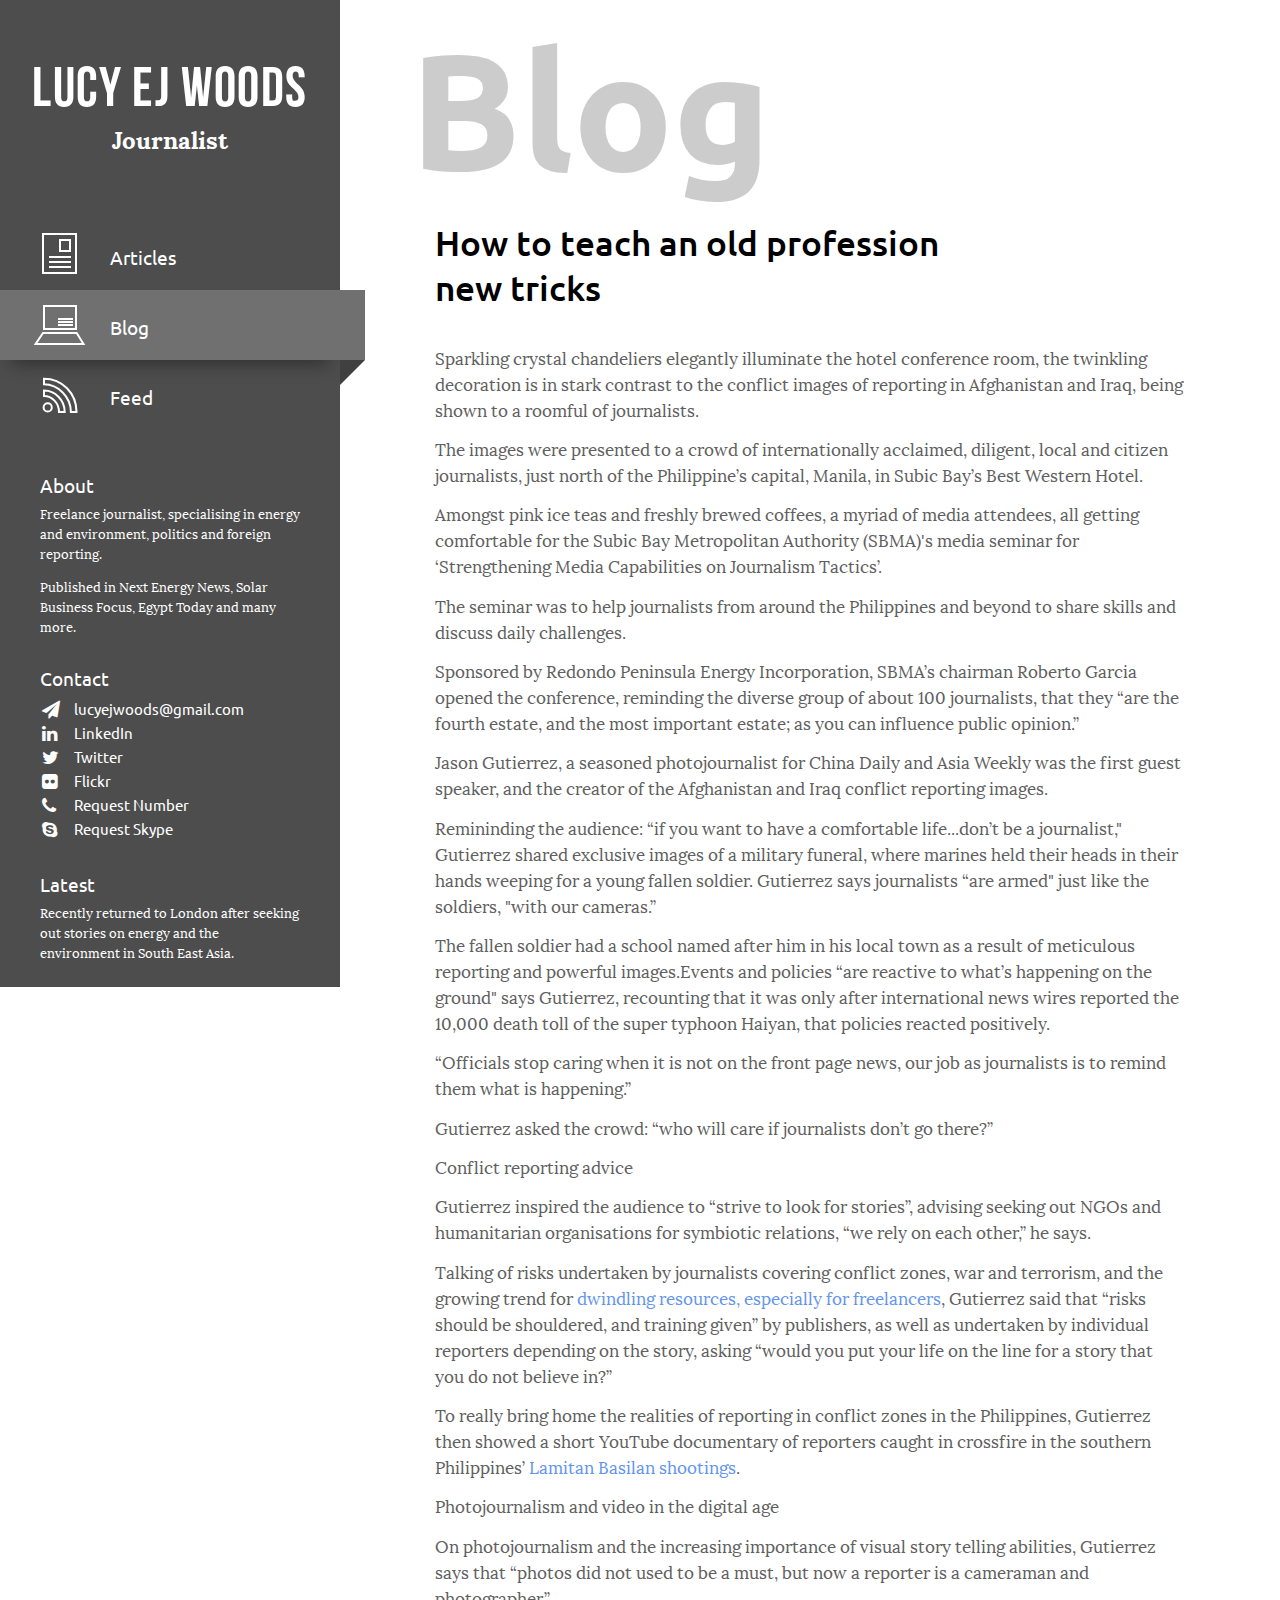
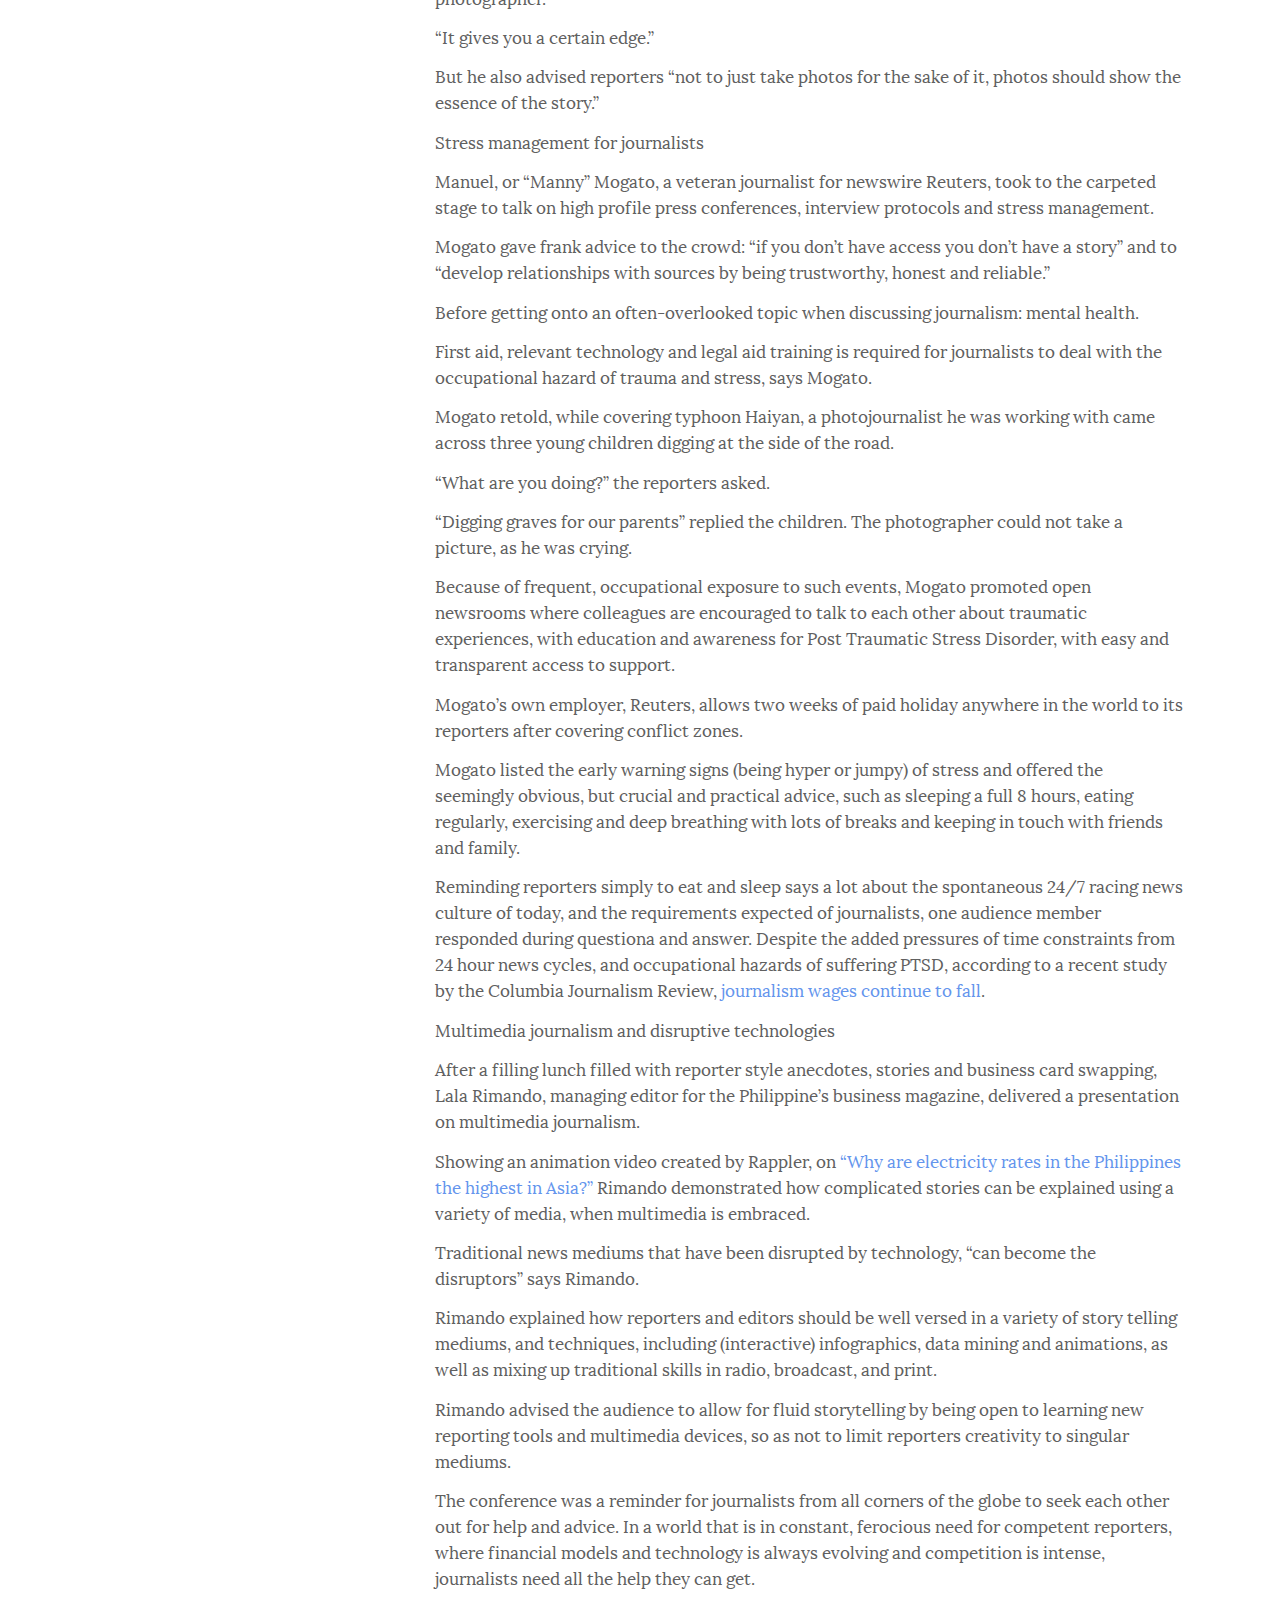
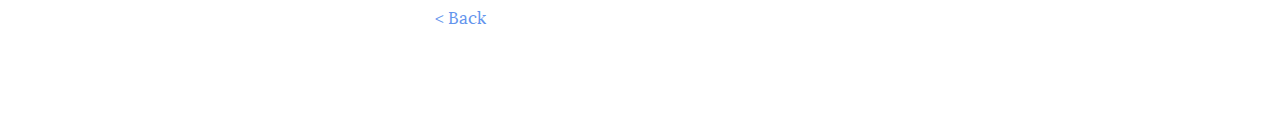
<file: blogPost9.html>
<!DOCTYPE html>

<html lang="en">
	<head>
		<title>Blog - Lucy Woods</title>
		
		<link rel="stylesheet" href="css/frame.css" type="text/css"/>
		
		<meta charset="UTF-8" />
		<meta name="viewport" content="width=device-width, initial-scale=1" />
		<meta name="keywords" content="" />
		<meta name="description" content="" />
	</head>

	<body>

		<div class='aside_background_mask'></div>
		<aside class="fixable_parent">
			<div class="fixable force_fixable_static_mobile">
				<header class='wrapper vCenter_outer'>
					<div class='vCenter_inner'>
						<h1>Lucy EJ Woods</h1>
						<h2>Journalist</h2>
					</div>
				</header>
				
				<nav class="links noSelect">
						<a class='wrapper ' href='index.html'><img src='imgs/indexIcon.svg' alt=''><h3>Articles</h3></a><a class='wrapper current_page' href='blog.html'><img src='imgs/blogIcon.svg' alt=''><h3>Blog</h3></a><a class='wrapper ' href='feed.html'><img src='imgs/feedIcon.svg' alt=''><h3>Feed</h3></a>				</nav>

					<!--
					<div class="section under_construction">
						<div class="header"><h3>Under Construction</h3></div>
						<div class="content">
							<p>This site is currently under construction and will be completed soon.</p>
							<p>In the meantime, feel free to peruse this small collection of my work.</p>
						</div>
					</div>
					-->

					<div class="section about">
						<div class="header"><h3>About</h3></div>
						<div class="content">
							<p>Freelance journalist, specialising in energy and environment, politics and foreign reporting.</p>
							<p>Published in Next Energy News, Solar Business Focus, Egypt Today and many more.</p>
							<!--<p>BA first in Journalism, Professional Publishers Certificate (distinction), completed NUJ online research, NCTJ science journalism and Guardian Masterclass science journalism and column writing professional courses.</p>-->
						</div>
					</div>
					
					<div class="section contact">
						<div class="header"><h3>Contact</h3></div>
						<div class="content">
							<table>
								<tr><td><i class="fa fa-paper-plane"></i></td><td><a href='mailto: lucyejwoods@gmail.com'>lucyejwoods@gmail.com</a></td></tr>
								<tr><td><i class="fa fa-linkedin"></i></td><td><a href="https://uk.linkedin.com/pub/lucy-ej-woods/48/799/1b0" target='_blank'>LinkedIn</a></td></tr>
								<tr><td><i class="fa fa-twitter"></i></td><td><a href="https://twitter.com/lucyejwoods" target='_blank'>Twitter</a></td></tr>
								<tr><td><i class="fa fa-flickr"></i></td><td><a href="https://www.flickr.com/photos/133154543@N07" target='_blank'>Flickr</a></td></tr>
								<tr><td><i class="fa fa-phone"></i></td><td><a href="mailto:lejwoods0@gmail.com?subject=Phone number request&body=Hi, I am interested in your work and would like to talk by phone.">Request Number</a></td></tr>
								<tr><td><i class="fa fa-skype"></i></td><td><a href="mailto:lejwoods0@gmail.com?subject=Skype request&body=Hi, I am interested in your work and would like to talk by Skype.">Request Skype</a></td></tr>
							</table>
						</div>
					</div>
					
					<div class="section latest">
						<div class="header"><h3>Latest</h3></div>
						<div class="content">
							<p>Recently returned to London after seeking out stories on energy and the environment in South East Asia.</p>
						</div>
					</div>

					<!--
					<div class="section baked_by_gingernutdev">
						<div class="header"><h3>Baked by hand</h3></div>
						<div class="content">
							<p>Fresh from the ovens at <a href='http://gingernutdev.co.uk'>gingerNut_web</a></p>
						</div>
					</div>
					-->

				</div>
			</div>
		</aside>

		<main>
			<div class="page_title">
				<h2>Blog</h2>
			</div>

	<style>
		.images img {
			width: 300px;
		}
	</style>


	<div class="blog_item post_box">
	An error occurred trying to fetch keywords
				<div class='post'>
					<div class='info'>
						<div class='details'>
						<div class='title'>
							<h4>How to teach an old profession new tricks</h4>
						</div>
							<div class='other_details'>
								<div class='categories'><ul><li><span></span></li></ul></div>
							</div>
						</div>
					</div>
					<div class='content'>
						<div class='text'>
							<p>
Sparkling crystal chandeliers elegantly illuminate the hotel conference room, the twinkling decoration is in stark contrast to the conflict images of reporting in Afghanistan and Iraq, being shown to a roomful of journalists.
</p>
<p>
The images were presented to a crowd of internationally acclaimed, diligent, local and citizen journalists, just north of the Philippine’s capital, Manila, in Subic Bay’s Best Western Hotel.
</p>
<p>
Amongst pink ice teas and freshly brewed coffees, a myriad of media attendees, all getting comfortable for the Subic Bay Metropolitan Authority (SBMA)'s media seminar for ‘Strengthening Media Capabilities on Journalism Tactics’.
</p>
<p>
The seminar was to help journalists from around the Philippines and beyond to share skills and discuss daily challenges.
</p>
<p>
Sponsored by Redondo Peninsula Energy Incorporation, SBMA’s chairman Roberto Garcia opened the conference, reminding the diverse group of about 100 journalists, that they “are the fourth estate, and the most important estate; as you can influence public opinion.” 
</p>
<p>
Jason Gutierrez, a seasoned photojournalist for China Daily and Asia Weekly was the first guest speaker, and the creator of the Afghanistan and Iraq conflict reporting images. 
</p>
<p>
Remininding the audience: “if you want to have a comfortable life...don’t be a journalist," Gutierrez shared exclusive images of a military funeral, where marines held their heads in their hands weeping for a young fallen soldier. Gutierrez says journalists “are armed" just like the soldiers, "with our cameras.” 
</p>
<p>
The fallen soldier had a school named after him in his local town as a result of meticulous reporting and powerful images.Events and policies “are reactive to what’s happening on the ground" says Gutierrez, recounting that it was only after international news wires reported the 10,000 death toll of the super typhoon Haiyan, that policies reacted positively.  
</p>
<p>
“Officials stop caring when it is not on the front page news, our job as journalists is to remind them what is happening.”
</p>
<p>
Gutierrez asked the crowd: “who will care if journalists don’t go there?” 
</p>
<p>
Conflict reporting advice
</p>
<p>
Gutierrez inspired the audience to “strive to look for stories”, advising seeking out NGOs and humanitarian organisations for symbiotic relations, “we rely on each other,” he says. 
</p>
<p>
Talking of risks undertaken by journalists covering conflict zones, war and terrorism, and the growing trend for <a href="https://www.journalism.co.uk/news/a-year-after-james-foley-safety-advice-for-conflict-reporters/s2/a566200/">dwindling resources, especially for freelancers</a>, Gutierrez said that “risks should be shouldered, and training given” by publishers, as well as undertaken by individual reporters depending on the story, asking “would you put your life on the line for a story that you do not believe in?”
</p>
<p>
To really bring home the realities of reporting in conflict zones in the Philippines, Gutierrez then showed a short YouTube documentary of reporters caught in crossfire in the southern Philippines’ <a href="https://www.youtube.com/watch?v=8Dd1S3OUh5o">Lamitan Basilan shootings</a>. 
</p>
<p>
Photojournalism and video in the digital age
</p>
<p>
On photojournalism and the increasing importance of visual story telling abilities, Gutierrez says that “photos did not used to be a must, but now a reporter is a cameraman and photographer.”
</p>
<p>
“It gives you a certain edge.” 
</p>
<p>
But he also advised reporters “not to just take photos for the sake of it, photos should show the essence of the story.”
</p>
<p>
Stress management for journalists
</p>
<p>
Manuel, or “Manny” Mogato, a veteran journalist for newswire Reuters, took to the carpeted stage to talk on high profile press conferences, interview protocols and stress management.   
</p>
<p>
Mogato gave frank advice to the crowd: “if you don’t have access you don’t have a story” and to “develop relationships with sources by being trustworthy, honest and reliable.”
</p>
<p>
Before getting onto an often-overlooked topic when discussing journalism: mental health. 
</p>
<p>
First aid, relevant technology and legal aid training is required for journalists to deal with the occupational hazard of trauma and stress, says Mogato. 
</p>
<p>
Mogato retold, while covering typhoon Haiyan, a photojournalist he was working with came across three young children digging at the side of the road.
</p>
<p>
“What are you doing?” the reporters asked.
</p>
<p>
“Digging graves for our parents” replied the children. The photographer could not take a picture, as he was crying.  
</p>
<p>
Because of frequent, occupational exposure to such events, Mogato promoted open newsrooms where colleagues are encouraged to talk to each other about traumatic experiences, with education and awareness for Post Traumatic Stress Disorder, with easy and transparent access to support. 
</p>
<p>
Mogato’s own employer, Reuters, allows two weeks of paid holiday anywhere in the world to its reporters after covering conflict zones.  
</p>
<p>
Mogato listed the early warning signs (being hyper or jumpy) of stress and offered the seemingly obvious, but crucial and practical advice, such as sleeping a full 8 hours, eating regularly, exercising and deep breathing with lots of breaks and keeping in touch with friends and family.
</p>
<p>
Reminding reporters simply to eat and sleep says a lot about the spontaneous 24/7 racing news culture of today, and the requirements expected of journalists, one audience member responded during questiona and answer. Despite the added pressures of time constraints from 24 hour news cycles, and occupational hazards of suffering PTSD, according to a recent study by the Columbia Journalism Review, <a href="http://www.cjr.org/the_feature/journalism_salaries_hold_steady_survey_indicates.php">journalism wages continue to fall</a>.
</p>
<p>
Multimedia journalism and disruptive technologies 
</p>
<p>
After a filling lunch filled with reporter style anecdotes, stories and business card swapping, Lala Rimando, managing editor for the Philippine’s business magazine, delivered a presentation on multimedia journalism. 
</p>
<p>
Showing an animation video created by Rappler, on <a href="https://www.youtube.com/watch?v=di08h6bObyw">“Why are electricity rates in the Philippines the highest in Asia?”</a> Rimando demonstrated how complicated stories can be explained using a variety of media, when multimedia is embraced.
</p>
<p>
Traditional news mediums that have been disrupted by technology, “can become the disruptors” says Rimando.
</p>
<p>
Rimando explained how reporters and editors should be well versed in a variety of story telling mediums, and techniques, including (interactive) infographics, data mining and animations, as well as mixing up traditional skills in radio, broadcast, and print.
</p>
<p>
 Rimando advised the audience to allow for fluid storytelling by being open to learning new reporting tools and multimedia devices, so as not to limit reporters creativity to singular mediums. 
</p>
<p>
The conference was a reminder for journalists from all corners of the globe to seek each other out for help and advice. In a world that is in constant, ferocious need for competent reporters, where financial models and technology is always evolving and competition is intense, journalists need all the help they can get.
</p>
							<p><a href='blog.html'>< Back</a></p>
						</div>
					</div>
				</div>
				</div>

		</main>
	<script type="text/javascript" src="js/fixable.js"></script>	</body>

</html>
</file>
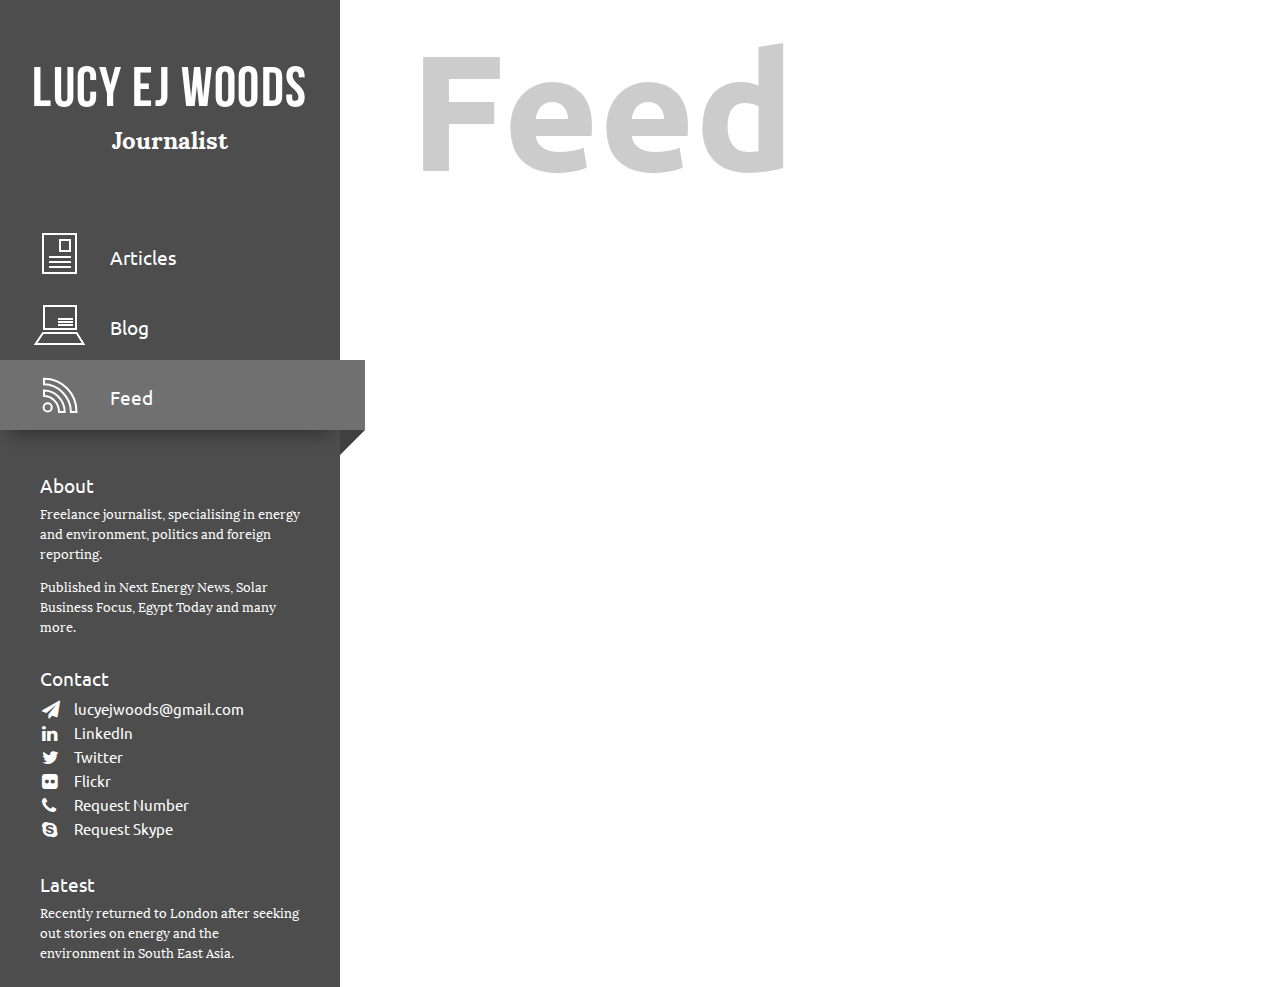
<file: feed.html>
<!DOCTYPE html>

<html lang="en">
	<head>
		<title>Feed - Lucy Woods</title>
		
		<link rel="stylesheet" href="css/frame.css" type="text/css"/>
		
		<meta charset="UTF-8" />
		<meta name="viewport" content="width=device-width, initial-scale=1" />
		<meta name="keywords" content="" />
		<meta name="description" content="" />
	</head>

	<body>

		<div class='aside_background_mask'></div>
		<aside class="fixable_parent">
			<div class="fixable force_fixable_static_mobile">
				<header class='wrapper vCenter_outer'>
					<div class='vCenter_inner'>
						<h1>Lucy EJ Woods</h1>
						<h2>Journalist</h2>
					</div>
				</header>
				
				<nav class="links noSelect">
						<a class='wrapper ' href='index.html'><img src='imgs/indexIcon.svg' alt=''><h3>Articles</h3></a><a class='wrapper ' href='blog.html'><img src='imgs/blogIcon.svg' alt=''><h3>Blog</h3></a><a class='wrapper current_page' href='feed.html'><img src='imgs/feedIcon.svg' alt=''><h3>Feed</h3></a>				</nav>

					<!--
					<div class="section under_construction">
						<div class="header"><h3>Under Construction</h3></div>
						<div class="content">
							<p>This site is currently under construction and will be completed soon.</p>
							<p>In the meantime, feel free to peruse this small collection of my work.</p>
						</div>
					</div>
					-->

					<div class="section about">
						<div class="header"><h3>About</h3></div>
						<div class="content">
							<p>Freelance journalist, specialising in energy and environment, politics and foreign reporting.</p>
							<p>Published in Next Energy News, Solar Business Focus, Egypt Today and many more.</p>
							<!--<p>BA first in Journalism, Professional Publishers Certificate (distinction), completed NUJ online research, NCTJ science journalism and Guardian Masterclass science journalism and column writing professional courses.</p>-->
						</div>
					</div>
					
					<div class="section contact">
						<div class="header"><h3>Contact</h3></div>
						<div class="content">
							<table>
								<tr><td><i class="fa fa-paper-plane"></i></td><td><a href='mailto: lucyejwoods@gmail.com'>lucyejwoods@gmail.com</a></td></tr>
								<tr><td><i class="fa fa-linkedin"></i></td><td><a href="https://uk.linkedin.com/pub/lucy-ej-woods/48/799/1b0" target='_blank'>LinkedIn</a></td></tr>
								<tr><td><i class="fa fa-twitter"></i></td><td><a href="https://twitter.com/lucyejwoods" target='_blank'>Twitter</a></td></tr>
								<tr><td><i class="fa fa-flickr"></i></td><td><a href="https://www.flickr.com/photos/133154543@N07" target='_blank'>Flickr</a></td></tr>
								<tr><td><i class="fa fa-phone"></i></td><td><a href="mailto:lejwoods0@gmail.com?subject=Phone number request&body=Hi, I am interested in your work and would like to talk by phone.">Request Number</a></td></tr>
								<tr><td><i class="fa fa-skype"></i></td><td><a href="mailto:lejwoods0@gmail.com?subject=Skype request&body=Hi, I am interested in your work and would like to talk by Skype.">Request Skype</a></td></tr>
							</table>
						</div>
					</div>
					
					<div class="section latest">
						<div class="header"><h3>Latest</h3></div>
						<div class="content">
							<p>Recently returned to London after seeking out stories on energy and the environment in South East Asia.</p>
						</div>
					</div>

					<!--
					<div class="section baked_by_gingernutdev">
						<div class="header"><h3>Baked by hand</h3></div>
						<div class="content">
							<p>Fresh from the ovens at <a href='http://gingernutdev.co.uk'>gingerNut_web</a></p>
						</div>
					</div>
					-->

				</div>
			</div>
		</aside>

		<main>
			<div class="page_title">
				<h2>Feed</h2>
			</div>
<a class="twitter-timeline" href="https://twitter.com/lucyejwoods">Tweets by lucyejwoods</a>
<script async src="http://platform.twitter.com/widgets.js" charset="utf-8"></script>

<div class='post_box' style="display: none">
	<div class='post'>
		<div class='info'>
			<div class='details'>
				<div class='pub_details'>
					<div class='pub_dot' style='background-color: black'></div>
					<div class='pub_name'><h5>lucyejwoods.com</h5></div>
					<div class='pub_date'><p>28 Nov 2015</p></div>
				</div>
				<div class='other_details'>
					<!--<div class='categories'><ul><li><span>0 Retweets</span></li></ul></div>-->
				</div>
			</div>
			<div class='title'>
				<h4>Coming Soon...</h4>
			</div>
		</div>
		<div class='content'>
			<div class='images .clip_container'>
			</div>
			<div class='text'>
				<p>This section of my website will soon be the easiest place to see my entire social media presence. In the meantime, feel free to take a look at my articles and read my blog.</p>
			</div>
		</div>
	</div>
	<div class='post'>
		<div class='info'>
			<div class='details'>
				<div class='pub_details'>
					<div class='pub_dot' style='background-color: black'></div>
					<div class='pub_name'><h5>lucyejwoods.com</h5></div>
					<div class='pub_date'><p>18 Aug 2015</p></div>
				</div>
				<div class='other_details'>
					<!--<div class='categories'><ul><li><span>0 Retweets</span></li></ul></div>-->
				</div>
			</div>
			<div class='title'>
				<h4>Test Post</h4>
			</div>
		</div>
		<div class='content'>
			<div class='images .clip_container'>
			</div>
			<div class='text'>
				<p>This is a post to test the Feed page.</p>
			</div>
		</div>
	</div>
</div>
		</main>
	<script type="text/javascript" src="js/fixable.js"></script>	</body>

</html>
</file>
<file: css/frame.css>
@charset "UTF-8";
/*Clean layout defaults*/
html, body, div, span, applet, object, iframe,
blockquote, pre, abbr, acronym, address, big, cite, code,
del, dfn, em, img, ins, kbd, q, s, samp,
small, strike, strong, sub, sup, tt, var,
center, dl, dt, dd, ol, ul, li,
fieldset, form, label, legend,
table, caption, tbody, tfoot, thead,
article, aside, canvas, details, embed,
figure, figcaption, footer, header, hgroup,
menu, nav, output, ruby, section, summary,
time, mark, audio, video, h1, h2, h3, h4,
h5, h6, p, a, tr, th, td, body:before {
  margin: 0;
  padding: 0;
  font-size: 0;
  box-sizing: border-box; }

*, *:before, *:after {
  box-sizing: inherit; }

/*Default sizing*/
body {
  font-family: sans-serif;
  font-size: 12pt;
  font-weight: normal; }

/*Font sizing and weighting*/
h1, h2, h3, h4, h5, h6, p, a, th, td, li, label, textarea, input {
  font-weight: inherit;
  font-size: 12pt; }

/*IE9 HTML5 Element Handling*/
header, section, footer, aside, nav, article, figure, figcaption, main {
  display: block; }

/*Clean anchor styling*/
a {
  text-decoration: none;
  color: inherit; }

img {
  border: none; }

/*---Ubuntu---*/
@font-face {
  font-family: 'Ubuntu';
  src: url("../fonts/ubuntu/Ubuntu-Regular.ttf") format("truetype");
  font-weight: normal;
  font-style: normal; }
@font-face {
  font-family: 'Ubuntu';
  src: url("../fonts/ubuntu/Ubuntu-Bold.ttf") format("truetype");
  font-weight: bold;
  font-style: normal; }
@font-face {
  font-family: 'Ubuntu';
  src: url("../fonts/ubuntu/Ubuntu-Medium.ttf") format("truetype");
  font-weight: 500;
  font-style: normal; }
/*---Lora---*/
@font-face {
  font-family: 'Lora';
  src: url("../fonts/lora/Lora-Bold.ttf") format("truetype");
  font-weight: bold;
  font-style: normal; }
@font-face {
  font-family: 'Lora';
  src: url("../fonts/lora/Lora-Regular.ttf") format("truetype");
  font-weight: normal;
  font-style: normal; }
/*---Bebas Neue---*/
@font-face {
  font-family: 'Bebas Neue';
  src: url("../fonts/bebas/BebasNeue-Bold.otf") format("opentype");
  font-weight: 500;
  font-style: normal; }
.vCenter_inner {
  display: inline-block;
  vertical-align: middle; }

.vCenter_outer:before {
  content: '';
  display: inline-block;
  vertical-align: middle;
  height: 100%; }

/* $width: 200px; */
/*Until proper implementation achieved by webkit broswers, duplicate clipping path SVG polygon point values here*/
/* ON = block, OFF = none */
.clip_container {
  /*width: 100%;*/ }

.image_clip {
  position: relative;
  width: 100%;
  max-width: 6000px;
  max-height: 6000px;
  padding-bottom: 100%;
  -webkit-clip-path: polygon(50% 0%, 0% 50%, 0% 100%, 50% 100%, 100% 50%, 100% 0%);
  /*Until proper implementation achieved by webkit broswers, duplicate clipping path SVG polygon point values here*/
  clip-path: url(../imgs/clippingPaths.svg);
  overflow: hidden;
  background-color: none; }
  .image_clip img {
    display: block;
    position: absolute;
    min-height: 100%;
    width: 100%;
    -o-object-fit: cover;
    object-fit: cover; }

.image_clip:nth-child(even) {
  -webkit-clip-path: polygon(50% 100%, 100% 100%, 100% 50%, 50% 0, 0 0, 0 50%);
  clip-path: url(../imgs/clippingPaths.svg);
  /*No clipping diagonal clip effect fallback*/ }
  .image_clip:nth-child(even) .triangle:nth-child(odd) {
    bottom: -1px;
    left: calc(-50% - 1px); }
  .image_clip:nth-child(even) .triangle:nth-child(odd):after {
    border-right: 6000px solid transparent;
    border-bottom: 6000px solid white; }
  .image_clip:nth-child(even) .triangle:nth-child(even) {
    padding-left: calc(100% + 1px);
    padding-top: calc(50% - 1px);
    overflow: hidden; }
  .image_clip:nth-child(even) .triangle:nth-child(even):after {
    margin-top: -6000px;
    border-left: 6000px solid transparent;
    border-top: 6000px solid white; }

/*No clipping diagonal clip effect fallback*/
.triangle {
  display: block;
  position: absolute;
  z-index: 1;
  width: 100%;
  height: 0;
  padding-left: calc(50% - 1px);
  padding-bottom: calc(50% - 1px);
  overflow: hidden; }

.triangle:after {
  content: '';
  display: block;
  width: 0;
  height: 0;
  margin-left: -6000px; }

.triangle:nth-child(odd) {
  bottom: -1px;
  left: calc(50% + 1px); }

.triangle:nth-child(odd):after {
  border-left: 6000px solid transparent;
  border-bottom: 6000px solid white; }

.triangle:nth-child(even):after {
  border-right: 6000px solid transparent;
  border-top: 6000px solid white; }

/*!
 *  Font Awesome 4.5.0 by @davegandy - http://fontawesome.io - @fontawesome
 *  License - http://fontawesome.io/license (Font: SIL OFL 1.1, CSS: MIT License)
 */
/* FONT PATH
 * -------------------------- */
@font-face {
  font-family: 'FontAwesome';
  src: url("../fonts/fa/fontawesome-webfont.eot?v=4.5.0");
  src: url("../fonts/fa/fontawesome-webfont.eot?") format("embedded-opentype"), url("../fonts/fa/fontawesome-webfont.woff2?v=4.5.0") format("woff2"), url("../fonts/fa/fontawesome-webfont.woff?v=4.5.0") format("woff"), url("../fonts/fa/fontawesome-webfont.ttf?v=4.5.0") format("truetype"), url("../fonts/fa/fontawesome-webfont.svg?v=4.5.0") format("svg");
  font-weight: normal;
  font-style: normal; }
.fa {
  display: inline-block;
  font: normal normal normal 14px/1 FontAwesome;
  font-size: inherit;
  text-rendering: auto;
  -webkit-font-smoothing: antialiased;
  -moz-osx-font-smoothing: grayscale; }

/* makes the font 33% larger relative to the icon container */
.fa-lg {
  font-size: 1.33333em;
  line-height: 0.75em;
  vertical-align: -15%; }

.fa-2x {
  font-size: 2em; }

.fa-3x {
  font-size: 3em; }

.fa-4x {
  font-size: 4em; }

.fa-5x {
  font-size: 5em; }

.fa-fw {
  width: 1.28571em;
  text-align: center; }

.fa-ul {
  padding-left: 0;
  margin-left: 2.14286em;
  list-style-type: none; }
  .fa-ul > li {
    position: relative; }

.fa-li {
  position: absolute;
  left: -2.14286em;
  width: 2.14286em;
  top: 0.14286em;
  text-align: center; }
  .fa-li.fa-lg {
    left: -1.85714em; }

.fa-border {
  padding: .2em .25em .15em;
  border: solid 0.08em #eee;
  border-radius: .1em; }

.fa-pull-left {
  float: left; }

.fa-pull-right {
  float: right; }

.fa.fa-pull-left {
  margin-right: .3em; }
.fa.fa-pull-right {
  margin-left: .3em; }

/* Deprecated as of 4.4.0 */
.pull-right {
  float: right; }

.pull-left {
  float: left; }

.fa.pull-left {
  margin-right: .3em; }
.fa.pull-right {
  margin-left: .3em; }

.fa-spin {
  -webkit-animation: fa-spin 2s infinite linear;
  animation: fa-spin 2s infinite linear; }

.fa-pulse {
  -webkit-animation: fa-spin 1s infinite steps(8);
  animation: fa-spin 1s infinite steps(8); }

@-webkit-keyframes fa-spin {
  0% {
    -webkit-transform: rotate(0deg);
    transform: rotate(0deg); }
  100% {
    -webkit-transform: rotate(359deg);
    transform: rotate(359deg); } }
@keyframes fa-spin {
  0% {
    -webkit-transform: rotate(0deg);
    transform: rotate(0deg); }
  100% {
    -webkit-transform: rotate(359deg);
    transform: rotate(359deg); } }
.fa-rotate-90 {
  filter: progid:DXImageTransform.Microsoft.BasicImage(rotation=1);
  -webkit-transform: rotate(90deg);
  -ms-transform: rotate(90deg);
  transform: rotate(90deg); }

.fa-rotate-180 {
  filter: progid:DXImageTransform.Microsoft.BasicImage(rotation=2);
  -webkit-transform: rotate(180deg);
  -ms-transform: rotate(180deg);
  transform: rotate(180deg); }

.fa-rotate-270 {
  filter: progid:DXImageTransform.Microsoft.BasicImage(rotation=3);
  -webkit-transform: rotate(270deg);
  -ms-transform: rotate(270deg);
  transform: rotate(270deg); }

.fa-flip-horizontal {
  filter: progid:DXImageTransform.Microsoft.BasicImage(rotation=0);
  -webkit-transform: scale(-1, 1);
  -ms-transform: scale(-1, 1);
  transform: scale(-1, 1); }

.fa-flip-vertical {
  filter: progid:DXImageTransform.Microsoft.BasicImage(rotation=2);
  -webkit-transform: scale(1, -1);
  -ms-transform: scale(1, -1);
  transform: scale(1, -1); }

:root .fa-rotate-90,
:root .fa-rotate-180,
:root .fa-rotate-270,
:root .fa-flip-horizontal,
:root .fa-flip-vertical {
  filter: none; }

.fa-stack {
  position: relative;
  display: inline-block;
  width: 2em;
  height: 2em;
  line-height: 2em;
  vertical-align: middle; }

.fa-stack-1x, .fa-stack-2x {
  position: absolute;
  left: 0;
  width: 100%;
  text-align: center; }

.fa-stack-1x {
  line-height: inherit; }

.fa-stack-2x {
  font-size: 2em; }

.fa-inverse {
  color: #fff; }

/* Font Awesome uses the Unicode Private Use Area (PUA) to ensure screen
   readers do not read off random characters that represent icons */
.fa-glass:before {
  content: ""; }

.fa-music:before {
  content: ""; }

.fa-search:before {
  content: ""; }

.fa-envelope-o:before {
  content: ""; }

.fa-heart:before {
  content: ""; }

.fa-star:before {
  content: ""; }

.fa-star-o:before {
  content: ""; }

.fa-user:before {
  content: ""; }

.fa-film:before {
  content: ""; }

.fa-th-large:before {
  content: ""; }

.fa-th:before {
  content: ""; }

.fa-th-list:before {
  content: ""; }

.fa-check:before {
  content: ""; }

.fa-remove:before,
.fa-close:before,
.fa-times:before {
  content: ""; }

.fa-search-plus:before {
  content: ""; }

.fa-search-minus:before {
  content: ""; }

.fa-power-off:before {
  content: ""; }

.fa-signal:before {
  content: ""; }

.fa-gear:before,
.fa-cog:before {
  content: ""; }

.fa-trash-o:before {
  content: ""; }

.fa-home:before {
  content: ""; }

.fa-file-o:before {
  content: ""; }

.fa-clock-o:before {
  content: ""; }

.fa-road:before {
  content: ""; }

.fa-download:before {
  content: ""; }

.fa-arrow-circle-o-down:before {
  content: ""; }

.fa-arrow-circle-o-up:before {
  content: ""; }

.fa-inbox:before {
  content: ""; }

.fa-play-circle-o:before {
  content: ""; }

.fa-rotate-right:before,
.fa-repeat:before {
  content: ""; }

.fa-refresh:before {
  content: ""; }

.fa-list-alt:before {
  content: ""; }

.fa-lock:before {
  content: ""; }

.fa-flag:before {
  content: ""; }

.fa-headphones:before {
  content: ""; }

.fa-volume-off:before {
  content: ""; }

.fa-volume-down:before {
  content: ""; }

.fa-volume-up:before {
  content: ""; }

.fa-qrcode:before {
  content: ""; }

.fa-barcode:before {
  content: ""; }

.fa-tag:before {
  content: ""; }

.fa-tags:before {
  content: ""; }

.fa-book:before {
  content: ""; }

.fa-bookmark:before {
  content: ""; }

.fa-print:before {
  content: ""; }

.fa-camera:before {
  content: ""; }

.fa-font:before {
  content: ""; }

.fa-bold:before {
  content: ""; }

.fa-italic:before {
  content: ""; }

.fa-text-height:before {
  content: ""; }

.fa-text-width:before {
  content: ""; }

.fa-align-left:before {
  content: ""; }

.fa-align-center:before {
  content: ""; }

.fa-align-right:before {
  content: ""; }

.fa-align-justify:before {
  content: ""; }

.fa-list:before {
  content: ""; }

.fa-dedent:before,
.fa-outdent:before {
  content: ""; }

.fa-indent:before {
  content: ""; }

.fa-video-camera:before {
  content: ""; }

.fa-photo:before,
.fa-image:before,
.fa-picture-o:before {
  content: ""; }

.fa-pencil:before {
  content: ""; }

.fa-map-marker:before {
  content: ""; }

.fa-adjust:before {
  content: ""; }

.fa-tint:before {
  content: ""; }

.fa-edit:before,
.fa-pencil-square-o:before {
  content: ""; }

.fa-share-square-o:before {
  content: ""; }

.fa-check-square-o:before {
  content: ""; }

.fa-arrows:before {
  content: ""; }

.fa-step-backward:before {
  content: ""; }

.fa-fast-backward:before {
  content: ""; }

.fa-backward:before {
  content: ""; }

.fa-play:before {
  content: ""; }

.fa-pause:before {
  content: ""; }

.fa-stop:before {
  content: ""; }

.fa-forward:before {
  content: ""; }

.fa-fast-forward:before {
  content: ""; }

.fa-step-forward:before {
  content: ""; }

.fa-eject:before {
  content: ""; }

.fa-chevron-left:before {
  content: ""; }

.fa-chevron-right:before {
  content: ""; }

.fa-plus-circle:before {
  content: ""; }

.fa-minus-circle:before {
  content: ""; }

.fa-times-circle:before {
  content: ""; }

.fa-check-circle:before {
  content: ""; }

.fa-question-circle:before {
  content: ""; }

.fa-info-circle:before {
  content: ""; }

.fa-crosshairs:before {
  content: ""; }

.fa-times-circle-o:before {
  content: ""; }

.fa-check-circle-o:before {
  content: ""; }

.fa-ban:before {
  content: ""; }

.fa-arrow-left:before {
  content: ""; }

.fa-arrow-right:before {
  content: ""; }

.fa-arrow-up:before {
  content: ""; }

.fa-arrow-down:before {
  content: ""; }

.fa-mail-forward:before,
.fa-share:before {
  content: ""; }

.fa-expand:before {
  content: ""; }

.fa-compress:before {
  content: ""; }

.fa-plus:before {
  content: ""; }

.fa-minus:before {
  content: ""; }

.fa-asterisk:before {
  content: ""; }

.fa-exclamation-circle:before {
  content: ""; }

.fa-gift:before {
  content: ""; }

.fa-leaf:before {
  content: ""; }

.fa-fire:before {
  content: ""; }

.fa-eye:before {
  content: ""; }

.fa-eye-slash:before {
  content: ""; }

.fa-warning:before,
.fa-exclamation-triangle:before {
  content: ""; }

.fa-plane:before {
  content: ""; }

.fa-calendar:before {
  content: ""; }

.fa-random:before {
  content: ""; }

.fa-comment:before {
  content: ""; }

.fa-magnet:before {
  content: ""; }

.fa-chevron-up:before {
  content: ""; }

.fa-chevron-down:before {
  content: ""; }

.fa-retweet:before {
  content: ""; }

.fa-shopping-cart:before {
  content: ""; }

.fa-folder:before {
  content: ""; }

.fa-folder-open:before {
  content: ""; }

.fa-arrows-v:before {
  content: ""; }

.fa-arrows-h:before {
  content: ""; }

.fa-bar-chart-o:before,
.fa-bar-chart:before {
  content: ""; }

.fa-twitter-square:before {
  content: ""; }

.fa-facebook-square:before {
  content: ""; }

.fa-camera-retro:before {
  content: ""; }

.fa-key:before {
  content: ""; }

.fa-gears:before,
.fa-cogs:before {
  content: ""; }

.fa-comments:before {
  content: ""; }

.fa-thumbs-o-up:before {
  content: ""; }

.fa-thumbs-o-down:before {
  content: ""; }

.fa-star-half:before {
  content: ""; }

.fa-heart-o:before {
  content: ""; }

.fa-sign-out:before {
  content: ""; }

.fa-linkedin-square:before {
  content: ""; }

.fa-thumb-tack:before {
  content: ""; }

.fa-external-link:before {
  content: ""; }

.fa-sign-in:before {
  content: ""; }

.fa-trophy:before {
  content: ""; }

.fa-github-square:before {
  content: ""; }

.fa-upload:before {
  content: ""; }

.fa-lemon-o:before {
  content: ""; }

.fa-phone:before {
  content: ""; }

.fa-square-o:before {
  content: ""; }

.fa-bookmark-o:before {
  content: ""; }

.fa-phone-square:before {
  content: ""; }

.fa-twitter:before {
  content: ""; }

.fa-facebook-f:before,
.fa-facebook:before {
  content: ""; }

.fa-github:before {
  content: ""; }

.fa-unlock:before {
  content: ""; }

.fa-credit-card:before {
  content: ""; }

.fa-feed:before,
.fa-rss:before {
  content: ""; }

.fa-hdd-o:before {
  content: ""; }

.fa-bullhorn:before {
  content: ""; }

.fa-bell:before {
  content: ""; }

.fa-certificate:before {
  content: ""; }

.fa-hand-o-right:before {
  content: ""; }

.fa-hand-o-left:before {
  content: ""; }

.fa-hand-o-up:before {
  content: ""; }

.fa-hand-o-down:before {
  content: ""; }

.fa-arrow-circle-left:before {
  content: ""; }

.fa-arrow-circle-right:before {
  content: ""; }

.fa-arrow-circle-up:before {
  content: ""; }

.fa-arrow-circle-down:before {
  content: ""; }

.fa-globe:before {
  content: ""; }

.fa-wrench:before {
  content: ""; }

.fa-tasks:before {
  content: ""; }

.fa-filter:before {
  content: ""; }

.fa-briefcase:before {
  content: ""; }

.fa-arrows-alt:before {
  content: ""; }

.fa-group:before,
.fa-users:before {
  content: ""; }

.fa-chain:before,
.fa-link:before {
  content: ""; }

.fa-cloud:before {
  content: ""; }

.fa-flask:before {
  content: ""; }

.fa-cut:before,
.fa-scissors:before {
  content: ""; }

.fa-copy:before,
.fa-files-o:before {
  content: ""; }

.fa-paperclip:before {
  content: ""; }

.fa-save:before,
.fa-floppy-o:before {
  content: ""; }

.fa-square:before {
  content: ""; }

.fa-navicon:before,
.fa-reorder:before,
.fa-bars:before {
  content: ""; }

.fa-list-ul:before {
  content: ""; }

.fa-list-ol:before {
  content: ""; }

.fa-strikethrough:before {
  content: ""; }

.fa-underline:before {
  content: ""; }

.fa-table:before {
  content: ""; }

.fa-magic:before {
  content: ""; }

.fa-truck:before {
  content: ""; }

.fa-pinterest:before {
  content: ""; }

.fa-pinterest-square:before {
  content: ""; }

.fa-google-plus-square:before {
  content: ""; }

.fa-google-plus:before {
  content: ""; }

.fa-money:before {
  content: ""; }

.fa-caret-down:before {
  content: ""; }

.fa-caret-up:before {
  content: ""; }

.fa-caret-left:before {
  content: ""; }

.fa-caret-right:before {
  content: ""; }

.fa-columns:before {
  content: ""; }

.fa-unsorted:before,
.fa-sort:before {
  content: ""; }

.fa-sort-down:before,
.fa-sort-desc:before {
  content: ""; }

.fa-sort-up:before,
.fa-sort-asc:before {
  content: ""; }

.fa-envelope:before {
  content: ""; }

.fa-linkedin:before {
  content: ""; }

.fa-rotate-left:before,
.fa-undo:before {
  content: ""; }

.fa-legal:before,
.fa-gavel:before {
  content: ""; }

.fa-dashboard:before,
.fa-tachometer:before {
  content: ""; }

.fa-comment-o:before {
  content: ""; }

.fa-comments-o:before {
  content: ""; }

.fa-flash:before,
.fa-bolt:before {
  content: ""; }

.fa-sitemap:before {
  content: ""; }

.fa-umbrella:before {
  content: ""; }

.fa-paste:before,
.fa-clipboard:before {
  content: ""; }

.fa-lightbulb-o:before {
  content: ""; }

.fa-exchange:before {
  content: ""; }

.fa-cloud-download:before {
  content: ""; }

.fa-cloud-upload:before {
  content: ""; }

.fa-user-md:before {
  content: ""; }

.fa-stethoscope:before {
  content: ""; }

.fa-suitcase:before {
  content: ""; }

.fa-bell-o:before {
  content: ""; }

.fa-coffee:before {
  content: ""; }

.fa-cutlery:before {
  content: ""; }

.fa-file-text-o:before {
  content: ""; }

.fa-building-o:before {
  content: ""; }

.fa-hospital-o:before {
  content: ""; }

.fa-ambulance:before {
  content: ""; }

.fa-medkit:before {
  content: ""; }

.fa-fighter-jet:before {
  content: ""; }

.fa-beer:before {
  content: ""; }

.fa-h-square:before {
  content: ""; }

.fa-plus-square:before {
  content: ""; }

.fa-angle-double-left:before {
  content: ""; }

.fa-angle-double-right:before {
  content: ""; }

.fa-angle-double-up:before {
  content: ""; }

.fa-angle-double-down:before {
  content: ""; }

.fa-angle-left:before {
  content: ""; }

.fa-angle-right:before {
  content: ""; }

.fa-angle-up:before {
  content: ""; }

.fa-angle-down:before {
  content: ""; }

.fa-desktop:before {
  content: ""; }

.fa-laptop:before {
  content: ""; }

.fa-tablet:before {
  content: ""; }

.fa-mobile-phone:before,
.fa-mobile:before {
  content: ""; }

.fa-circle-o:before {
  content: ""; }

.fa-quote-left:before {
  content: ""; }

.fa-quote-right:before {
  content: ""; }

.fa-spinner:before {
  content: ""; }

.fa-circle:before {
  content: ""; }

.fa-mail-reply:before,
.fa-reply:before {
  content: ""; }

.fa-github-alt:before {
  content: ""; }

.fa-folder-o:before {
  content: ""; }

.fa-folder-open-o:before {
  content: ""; }

.fa-smile-o:before {
  content: ""; }

.fa-frown-o:before {
  content: ""; }

.fa-meh-o:before {
  content: ""; }

.fa-gamepad:before {
  content: ""; }

.fa-keyboard-o:before {
  content: ""; }

.fa-flag-o:before {
  content: ""; }

.fa-flag-checkered:before {
  content: ""; }

.fa-terminal:before {
  content: ""; }

.fa-code:before {
  content: ""; }

.fa-mail-reply-all:before,
.fa-reply-all:before {
  content: ""; }

.fa-star-half-empty:before,
.fa-star-half-full:before,
.fa-star-half-o:before {
  content: ""; }

.fa-location-arrow:before {
  content: ""; }

.fa-crop:before {
  content: ""; }

.fa-code-fork:before {
  content: ""; }

.fa-unlink:before,
.fa-chain-broken:before {
  content: ""; }

.fa-question:before {
  content: ""; }

.fa-info:before {
  content: ""; }

.fa-exclamation:before {
  content: ""; }

.fa-superscript:before {
  content: ""; }

.fa-subscript:before {
  content: ""; }

.fa-eraser:before {
  content: ""; }

.fa-puzzle-piece:before {
  content: ""; }

.fa-microphone:before {
  content: ""; }

.fa-microphone-slash:before {
  content: ""; }

.fa-shield:before {
  content: ""; }

.fa-calendar-o:before {
  content: ""; }

.fa-fire-extinguisher:before {
  content: ""; }

.fa-rocket:before {
  content: ""; }

.fa-maxcdn:before {
  content: ""; }

.fa-chevron-circle-left:before {
  content: ""; }

.fa-chevron-circle-right:before {
  content: ""; }

.fa-chevron-circle-up:before {
  content: ""; }

.fa-chevron-circle-down:before {
  content: ""; }

.fa-html5:before {
  content: ""; }

.fa-css3:before {
  content: ""; }

.fa-anchor:before {
  content: ""; }

.fa-unlock-alt:before {
  content: ""; }

.fa-bullseye:before {
  content: ""; }

.fa-ellipsis-h:before {
  content: ""; }

.fa-ellipsis-v:before {
  content: ""; }

.fa-rss-square:before {
  content: ""; }

.fa-play-circle:before {
  content: ""; }

.fa-ticket:before {
  content: ""; }

.fa-minus-square:before {
  content: ""; }

.fa-minus-square-o:before {
  content: ""; }

.fa-level-up:before {
  content: ""; }

.fa-level-down:before {
  content: ""; }

.fa-check-square:before {
  content: ""; }

.fa-pencil-square:before {
  content: ""; }

.fa-external-link-square:before {
  content: ""; }

.fa-share-square:before {
  content: ""; }

.fa-compass:before {
  content: ""; }

.fa-toggle-down:before,
.fa-caret-square-o-down:before {
  content: ""; }

.fa-toggle-up:before,
.fa-caret-square-o-up:before {
  content: ""; }

.fa-toggle-right:before,
.fa-caret-square-o-right:before {
  content: ""; }

.fa-euro:before,
.fa-eur:before {
  content: ""; }

.fa-gbp:before {
  content: ""; }

.fa-dollar:before,
.fa-usd:before {
  content: ""; }

.fa-rupee:before,
.fa-inr:before {
  content: ""; }

.fa-cny:before,
.fa-rmb:before,
.fa-yen:before,
.fa-jpy:before {
  content: ""; }

.fa-ruble:before,
.fa-rouble:before,
.fa-rub:before {
  content: ""; }

.fa-won:before,
.fa-krw:before {
  content: ""; }

.fa-bitcoin:before,
.fa-btc:before {
  content: ""; }

.fa-file:before {
  content: ""; }

.fa-file-text:before {
  content: ""; }

.fa-sort-alpha-asc:before {
  content: ""; }

.fa-sort-alpha-desc:before {
  content: ""; }

.fa-sort-amount-asc:before {
  content: ""; }

.fa-sort-amount-desc:before {
  content: ""; }

.fa-sort-numeric-asc:before {
  content: ""; }

.fa-sort-numeric-desc:before {
  content: ""; }

.fa-thumbs-up:before {
  content: ""; }

.fa-thumbs-down:before {
  content: ""; }

.fa-youtube-square:before {
  content: ""; }

.fa-youtube:before {
  content: ""; }

.fa-xing:before {
  content: ""; }

.fa-xing-square:before {
  content: ""; }

.fa-youtube-play:before {
  content: ""; }

.fa-dropbox:before {
  content: ""; }

.fa-stack-overflow:before {
  content: ""; }

.fa-instagram:before {
  content: ""; }

.fa-flickr:before {
  content: ""; }

.fa-adn:before {
  content: ""; }

.fa-bitbucket:before {
  content: ""; }

.fa-bitbucket-square:before {
  content: ""; }

.fa-tumblr:before {
  content: ""; }

.fa-tumblr-square:before {
  content: ""; }

.fa-long-arrow-down:before {
  content: ""; }

.fa-long-arrow-up:before {
  content: ""; }

.fa-long-arrow-left:before {
  content: ""; }

.fa-long-arrow-right:before {
  content: ""; }

.fa-apple:before {
  content: ""; }

.fa-windows:before {
  content: ""; }

.fa-android:before {
  content: ""; }

.fa-linux:before {
  content: ""; }

.fa-dribbble:before {
  content: ""; }

.fa-skype:before {
  content: ""; }

.fa-foursquare:before {
  content: ""; }

.fa-trello:before {
  content: ""; }

.fa-female:before {
  content: ""; }

.fa-male:before {
  content: ""; }

.fa-gittip:before,
.fa-gratipay:before {
  content: ""; }

.fa-sun-o:before {
  content: ""; }

.fa-moon-o:before {
  content: ""; }

.fa-archive:before {
  content: ""; }

.fa-bug:before {
  content: ""; }

.fa-vk:before {
  content: ""; }

.fa-weibo:before {
  content: ""; }

.fa-renren:before {
  content: ""; }

.fa-pagelines:before {
  content: ""; }

.fa-stack-exchange:before {
  content: ""; }

.fa-arrow-circle-o-right:before {
  content: ""; }

.fa-arrow-circle-o-left:before {
  content: ""; }

.fa-toggle-left:before,
.fa-caret-square-o-left:before {
  content: ""; }

.fa-dot-circle-o:before {
  content: ""; }

.fa-wheelchair:before {
  content: ""; }

.fa-vimeo-square:before {
  content: ""; }

.fa-turkish-lira:before,
.fa-try:before {
  content: ""; }

.fa-plus-square-o:before {
  content: ""; }

.fa-space-shuttle:before {
  content: ""; }

.fa-slack:before {
  content: ""; }

.fa-envelope-square:before {
  content: ""; }

.fa-wordpress:before {
  content: ""; }

.fa-openid:before {
  content: ""; }

.fa-institution:before,
.fa-bank:before,
.fa-university:before {
  content: ""; }

.fa-mortar-board:before,
.fa-graduation-cap:before {
  content: ""; }

.fa-yahoo:before {
  content: ""; }

.fa-google:before {
  content: ""; }

.fa-reddit:before {
  content: ""; }

.fa-reddit-square:before {
  content: ""; }

.fa-stumbleupon-circle:before {
  content: ""; }

.fa-stumbleupon:before {
  content: ""; }

.fa-delicious:before {
  content: ""; }

.fa-digg:before {
  content: ""; }

.fa-pied-piper:before {
  content: ""; }

.fa-pied-piper-alt:before {
  content: ""; }

.fa-drupal:before {
  content: ""; }

.fa-joomla:before {
  content: ""; }

.fa-language:before {
  content: ""; }

.fa-fax:before {
  content: ""; }

.fa-building:before {
  content: ""; }

.fa-child:before {
  content: ""; }

.fa-paw:before {
  content: ""; }

.fa-spoon:before {
  content: ""; }

.fa-cube:before {
  content: ""; }

.fa-cubes:before {
  content: ""; }

.fa-behance:before {
  content: ""; }

.fa-behance-square:before {
  content: ""; }

.fa-steam:before {
  content: ""; }

.fa-steam-square:before {
  content: ""; }

.fa-recycle:before {
  content: ""; }

.fa-automobile:before,
.fa-car:before {
  content: ""; }

.fa-cab:before,
.fa-taxi:before {
  content: ""; }

.fa-tree:before {
  content: ""; }

.fa-spotify:before {
  content: ""; }

.fa-deviantart:before {
  content: ""; }

.fa-soundcloud:before {
  content: ""; }

.fa-database:before {
  content: ""; }

.fa-file-pdf-o:before {
  content: ""; }

.fa-file-word-o:before {
  content: ""; }

.fa-file-excel-o:before {
  content: ""; }

.fa-file-powerpoint-o:before {
  content: ""; }

.fa-file-photo-o:before,
.fa-file-picture-o:before,
.fa-file-image-o:before {
  content: ""; }

.fa-file-zip-o:before,
.fa-file-archive-o:before {
  content: ""; }

.fa-file-sound-o:before,
.fa-file-audio-o:before {
  content: ""; }

.fa-file-movie-o:before,
.fa-file-video-o:before {
  content: ""; }

.fa-file-code-o:before {
  content: ""; }

.fa-vine:before {
  content: ""; }

.fa-codepen:before {
  content: ""; }

.fa-jsfiddle:before {
  content: ""; }

.fa-life-bouy:before,
.fa-life-buoy:before,
.fa-life-saver:before,
.fa-support:before,
.fa-life-ring:before {
  content: ""; }

.fa-circle-o-notch:before {
  content: ""; }

.fa-ra:before,
.fa-rebel:before {
  content: ""; }

.fa-ge:before,
.fa-empire:before {
  content: ""; }

.fa-git-square:before {
  content: ""; }

.fa-git:before {
  content: ""; }

.fa-y-combinator-square:before,
.fa-yc-square:before,
.fa-hacker-news:before {
  content: ""; }

.fa-tencent-weibo:before {
  content: ""; }

.fa-qq:before {
  content: ""; }

.fa-wechat:before,
.fa-weixin:before {
  content: ""; }

.fa-send:before,
.fa-paper-plane:before {
  content: ""; }

.fa-send-o:before,
.fa-paper-plane-o:before {
  content: ""; }

.fa-history:before {
  content: ""; }

.fa-circle-thin:before {
  content: ""; }

.fa-header:before {
  content: ""; }

.fa-paragraph:before {
  content: ""; }

.fa-sliders:before {
  content: ""; }

.fa-share-alt:before {
  content: ""; }

.fa-share-alt-square:before {
  content: ""; }

.fa-bomb:before {
  content: ""; }

.fa-soccer-ball-o:before,
.fa-futbol-o:before {
  content: ""; }

.fa-tty:before {
  content: ""; }

.fa-binoculars:before {
  content: ""; }

.fa-plug:before {
  content: ""; }

.fa-slideshare:before {
  content: ""; }

.fa-twitch:before {
  content: ""; }

.fa-yelp:before {
  content: ""; }

.fa-newspaper-o:before {
  content: ""; }

.fa-wifi:before {
  content: ""; }

.fa-calculator:before {
  content: ""; }

.fa-paypal:before {
  content: ""; }

.fa-google-wallet:before {
  content: ""; }

.fa-cc-visa:before {
  content: ""; }

.fa-cc-mastercard:before {
  content: ""; }

.fa-cc-discover:before {
  content: ""; }

.fa-cc-amex:before {
  content: ""; }

.fa-cc-paypal:before {
  content: ""; }

.fa-cc-stripe:before {
  content: ""; }

.fa-bell-slash:before {
  content: ""; }

.fa-bell-slash-o:before {
  content: ""; }

.fa-trash:before {
  content: ""; }

.fa-copyright:before {
  content: ""; }

.fa-at:before {
  content: ""; }

.fa-eyedropper:before {
  content: ""; }

.fa-paint-brush:before {
  content: ""; }

.fa-birthday-cake:before {
  content: ""; }

.fa-area-chart:before {
  content: ""; }

.fa-pie-chart:before {
  content: ""; }

.fa-line-chart:before {
  content: ""; }

.fa-lastfm:before {
  content: ""; }

.fa-lastfm-square:before {
  content: ""; }

.fa-toggle-off:before {
  content: ""; }

.fa-toggle-on:before {
  content: ""; }

.fa-bicycle:before {
  content: ""; }

.fa-bus:before {
  content: ""; }

.fa-ioxhost:before {
  content: ""; }

.fa-angellist:before {
  content: ""; }

.fa-cc:before {
  content: ""; }

.fa-shekel:before,
.fa-sheqel:before,
.fa-ils:before {
  content: ""; }

.fa-meanpath:before {
  content: ""; }

.fa-buysellads:before {
  content: ""; }

.fa-connectdevelop:before {
  content: ""; }

.fa-dashcube:before {
  content: ""; }

.fa-forumbee:before {
  content: ""; }

.fa-leanpub:before {
  content: ""; }

.fa-sellsy:before {
  content: ""; }

.fa-shirtsinbulk:before {
  content: ""; }

.fa-simplybuilt:before {
  content: ""; }

.fa-skyatlas:before {
  content: ""; }

.fa-cart-plus:before {
  content: ""; }

.fa-cart-arrow-down:before {
  content: ""; }

.fa-diamond:before {
  content: ""; }

.fa-ship:before {
  content: ""; }

.fa-user-secret:before {
  content: ""; }

.fa-motorcycle:before {
  content: ""; }

.fa-street-view:before {
  content: ""; }

.fa-heartbeat:before {
  content: ""; }

.fa-venus:before {
  content: ""; }

.fa-mars:before {
  content: ""; }

.fa-mercury:before {
  content: ""; }

.fa-intersex:before,
.fa-transgender:before {
  content: ""; }

.fa-transgender-alt:before {
  content: ""; }

.fa-venus-double:before {
  content: ""; }

.fa-mars-double:before {
  content: ""; }

.fa-venus-mars:before {
  content: ""; }

.fa-mars-stroke:before {
  content: ""; }

.fa-mars-stroke-v:before {
  content: ""; }

.fa-mars-stroke-h:before {
  content: ""; }

.fa-neuter:before {
  content: ""; }

.fa-genderless:before {
  content: ""; }

.fa-facebook-official:before {
  content: ""; }

.fa-pinterest-p:before {
  content: ""; }

.fa-whatsapp:before {
  content: ""; }

.fa-server:before {
  content: ""; }

.fa-user-plus:before {
  content: ""; }

.fa-user-times:before {
  content: ""; }

.fa-hotel:before,
.fa-bed:before {
  content: ""; }

.fa-viacoin:before {
  content: ""; }

.fa-train:before {
  content: ""; }

.fa-subway:before {
  content: ""; }

.fa-medium:before {
  content: ""; }

.fa-yc:before,
.fa-y-combinator:before {
  content: ""; }

.fa-optin-monster:before {
  content: ""; }

.fa-opencart:before {
  content: ""; }

.fa-expeditedssl:before {
  content: ""; }

.fa-battery-4:before,
.fa-battery-full:before {
  content: ""; }

.fa-battery-3:before,
.fa-battery-three-quarters:before {
  content: ""; }

.fa-battery-2:before,
.fa-battery-half:before {
  content: ""; }

.fa-battery-1:before,
.fa-battery-quarter:before {
  content: ""; }

.fa-battery-0:before,
.fa-battery-empty:before {
  content: ""; }

.fa-mouse-pointer:before {
  content: ""; }

.fa-i-cursor:before {
  content: ""; }

.fa-object-group:before {
  content: ""; }

.fa-object-ungroup:before {
  content: ""; }

.fa-sticky-note:before {
  content: ""; }

.fa-sticky-note-o:before {
  content: ""; }

.fa-cc-jcb:before {
  content: ""; }

.fa-cc-diners-club:before {
  content: ""; }

.fa-clone:before {
  content: ""; }

.fa-balance-scale:before {
  content: ""; }

.fa-hourglass-o:before {
  content: ""; }

.fa-hourglass-1:before,
.fa-hourglass-start:before {
  content: ""; }

.fa-hourglass-2:before,
.fa-hourglass-half:before {
  content: ""; }

.fa-hourglass-3:before,
.fa-hourglass-end:before {
  content: ""; }

.fa-hourglass:before {
  content: ""; }

.fa-hand-grab-o:before,
.fa-hand-rock-o:before {
  content: ""; }

.fa-hand-stop-o:before,
.fa-hand-paper-o:before {
  content: ""; }

.fa-hand-scissors-o:before {
  content: ""; }

.fa-hand-lizard-o:before {
  content: ""; }

.fa-hand-spock-o:before {
  content: ""; }

.fa-hand-pointer-o:before {
  content: ""; }

.fa-hand-peace-o:before {
  content: ""; }

.fa-trademark:before {
  content: ""; }

.fa-registered:before {
  content: ""; }

.fa-creative-commons:before {
  content: ""; }

.fa-gg:before {
  content: ""; }

.fa-gg-circle:before {
  content: ""; }

.fa-tripadvisor:before {
  content: ""; }

.fa-odnoklassniki:before {
  content: ""; }

.fa-odnoklassniki-square:before {
  content: ""; }

.fa-get-pocket:before {
  content: ""; }

.fa-wikipedia-w:before {
  content: ""; }

.fa-safari:before {
  content: ""; }

.fa-chrome:before {
  content: ""; }

.fa-firefox:before {
  content: ""; }

.fa-opera:before {
  content: ""; }

.fa-internet-explorer:before {
  content: ""; }

.fa-tv:before,
.fa-television:before {
  content: ""; }

.fa-contao:before {
  content: ""; }

.fa-500px:before {
  content: ""; }

.fa-amazon:before {
  content: ""; }

.fa-calendar-plus-o:before {
  content: ""; }

.fa-calendar-minus-o:before {
  content: ""; }

.fa-calendar-times-o:before {
  content: ""; }

.fa-calendar-check-o:before {
  content: ""; }

.fa-industry:before {
  content: ""; }

.fa-map-pin:before {
  content: ""; }

.fa-map-signs:before {
  content: ""; }

.fa-map-o:before {
  content: ""; }

.fa-map:before {
  content: ""; }

.fa-commenting:before {
  content: ""; }

.fa-commenting-o:before {
  content: ""; }

.fa-houzz:before {
  content: ""; }

.fa-vimeo:before {
  content: ""; }

.fa-black-tie:before {
  content: ""; }

.fa-fonticons:before {
  content: ""; }

.fa-reddit-alien:before {
  content: ""; }

.fa-edge:before {
  content: ""; }

.fa-credit-card-alt:before {
  content: ""; }

.fa-codiepie:before {
  content: ""; }

.fa-modx:before {
  content: ""; }

.fa-fort-awesome:before {
  content: ""; }

.fa-usb:before {
  content: ""; }

.fa-product-hunt:before {
  content: ""; }

.fa-mixcloud:before {
  content: ""; }

.fa-scribd:before {
  content: ""; }

.fa-pause-circle:before {
  content: ""; }

.fa-pause-circle-o:before {
  content: ""; }

.fa-stop-circle:before {
  content: ""; }

.fa-stop-circle-o:before {
  content: ""; }

.fa-shopping-bag:before {
  content: ""; }

.fa-shopping-basket:before {
  content: ""; }

.fa-hashtag:before {
  content: ""; }

.fa-bluetooth:before {
  content: ""; }

.fa-bluetooth-b:before {
  content: ""; }

.fa-percent:before {
  content: ""; }

/* Font Variables */
/* Color Variables */
/* Responsiveness Variables */
/* Aside Variables */
/*Col-width in 1600px is 280, channel widths are 40*/
body {
  display: -webkit-flex;
  display: flex;
  font-family: 'Lora', Georgia, serif;
  font-weight: 100;
  font-size: 0;
  background-color: white; }
  @media screen and (max-width: 980px) {
    body {
      display: initial; } }

main, aside {
  display: inline-block;
  vertical-align: top; }
  @media screen and (max-width: 980px) {
    main, aside {
      display: block; } }

.fixable {
  position: fixed;
  z-index: 9;
  width: inherit; }

.aside_background_mask {
  content: '';
  display: block;
  position: fixed;
  height: 100%;
  width: 340px;
  z-index: 8;
  background-color: #4D4D4D; }
  @media screen and (max-width: 980px) {
    .aside_background_mask {
      display: none; } }

aside {
  display: inline-block;
  position: absolute;
  width: 340px;
  font-family: 'Ubuntu', Verdana, sans-serif; }
  @media screen and (max-width: 980px) {
    aside {
      position: static;
      width: 100%;
      min-width: initial; } }
  aside .wrapper {
    padding-right: 25px;
    padding-left: 25px; }
  aside p {
    font-family: 'Lora', Georiga, serif;
    color: white;
    font-size: 10pt;
    -webkit-font-smoothing: subpixel-antialiased; }
  aside a {
    color: white; }
  aside a:hover {
    text-decoration: underline; }
  aside td {
    font-size: 11pt; }
  aside td:first-child {
    padding-right: 5px;
    font-size: 18px;
    color: white; }
  aside > * {
    background-color: #4D4D4D; }

header {
  height: 220px;
  text-align: center;
  background-color: #4D4D4D; }

main {
  width: 100%;
  margin-left: 410px;
  background-color: white; }
  @media screen and (max-width: 980px) {
    main {
      width: 100%;
      margin-left: 0px;
      padding-left: 0; } }

nav {
  margin-bottom: 25px;
  height: 210px;
  background-color: #4D4D4D; }
  nav a {
    display: block;
    height: 70px; }
  nav img {
    height: 100%;
    margin-right: 15px; }
  nav img, nav h3 {
    display: inline-block;
    vertical-align: middle; }
  nav h3 {
    position: relative;
    top: 2px; }

.current_page {
  position: relative;
  background-color: #707070;
  -webkit-box-shadow: 0px 15px 18px -11px rgba(0, 0, 0, 0.39);
  -moz-box-shadow: 0px 15px 18px -11px rgba(0, 0, 0, 0.39);
  box-shadow: 0px 15px 18px -11px rgba(0, 0, 0, 0.39); }

.current_page:after {
  content: '';
  display: block;
  position: absolute;
  top: 0;
  right: -25px;
  width: 25px;
  height: 100%;
  background-color: #707070; }
  @media screen and (max-width: 980px) {
    .current_page:after {
      display: none; } }

.current_page:before {
  content: '';
  display: block;
  position: absolute;
  left: 100%;
  top: 100%;
  width: 0;
  height: 0;
  border-style: solid;
  border-width: 25px 25px 0 0;
  border-color: #404040 transparent transparent transparent; }
  @media screen and (max-width: 980px) {
    .current_page:before {
      display: none; } }

.section {
  display: -webkit-flex;
  display: flex;
  position: relative;
  -webkit-flex-direction: column;
  flex-direction: column;
  padding: 12.5px 0; }
  .section h3 {
    margin-left: 40px;
    line-height: 35px;
    color: white; }
  .section .header {
    position: relative;
    margin: auto;
    width: 100%;
    background-size: cover;
    background-position: center; }
  .section .content {
    display: -webkit-flex;
    display: flex;
    -webkit-justify-content: space-between;
    justify-content: space-between;
    -webkit-flex-direction: column;
    flex-direction: column;
    padding: 0 40px; }

.section:first-child {
  padding-top: 25px; }

.section:last-child {
  padding-bottom: 25px; }

.post_box {
  max-width: 800px; }
  .post_box .post .info, .post_box .post .content {
    display: inline-block;
    width: 100%; }
  .post_box .post .info {
    font-family: 'Ubuntu', Verdana, sans-serif; }
    .post_box .post .info > * {
      display: inline-block;
      vertical-align: top;
      font-weight: 300;
      font-size: 26pt; }
      .post_box .post .info > * > * {
        vertical-align: middle; }
  .post_box .post .content, .post_box .post .info {
    display: -moz-flex;
    display: -webkit-flex;
    display: flex; }
  .post_box .post .content > * {
    padding-top: 25px;
    padding-bottom: 100px; }
  .post_box .details, .post_box .images {
    width: 35.556%;
    max-width: 300px;
    padding-right: 25px;
    text-align: right; }
    .post_box .details > *:last-child, .post_box .images > *:last-child {
      margin-bottom: 0; }
  .post_box .details > *:first-child {
    margin-top: 0; }
  .post_box .details > * {
    margin-top: 12.5px; }
  .post_box .title, .post_box .text {
    width: 64.444%;
    padding-left: 25px;
    border-left: solid 2px #AAA; }
  .post_box .text {
    min-height: 100%;
    font-size: 18pt; }
    .post_box .text p {
      margin-top: -.23em;
      min-width: 200px; }
    .post_box .text > * {
      margin-right: 25px; }
  .post_box .title, .post_box .pub_details {
    position: relative; }
  .post_box .title {
    line-height: 1.275em;
    /* Match with .title, .pub_details min-height */ }
  .post_box .pub_details {
    font-size: 26pt;
    height: 1.275em;
    /* Match with .title line-height */ }
  .post_box .pub_dot:before, .post_box .pub_dot, .post_box .post:first-child .title:after {
    content: '';
    display: block;
    position: absolute;
    top: 50%;
    width: 30px;
    height: 30px;
    border-radius: 50%; }
  .post_box .pub_dot:before {
    /*top: 50%;*/
    left: 50%;
    -webkit-transform: translate(-50%, -50%);
    transform: translate(-50%, -50%);
    border: solid 2px #AAA; }
  .post_box .post:first-child .title:after {
    top: 0;
    left: 0;
    z-index: 1;
    -webkit-transform: translateX(-50%);
    transform: translateX(-50%);
    height: 0.5em;
    border-radius: 0;
    background-color: white; }
  .post_box .post:last-child .title, .post_box .post:last-child .text {
    border-left: none; }
  .post_box .post:last-child .title:after {
    content: '';
    display: block;
    position: absolute;
    top: 0;
    left: 0;
    height: 0.5em;
    border-left: 2px #AAA solid; }
  .post_box .pub_dot {
    right: -26px;
    z-index: 2;
    -webkit-transform: translate(50%, -50%);
    transform: translate(50%, -50%);
    background-color: black;
    border: 6px solid white; }
  .post_box .pub_date, .post_box .pub_name {
    display: block; }
    .post_box .pub_date p, .post_box .pub_name p {
      display: inline;
      font-size: 8pt; }
  .post_box .date {
    font-family: 'Lora', Georgia, serif; }

.categories li {
  font-size: 12pt;
  font-style: italic;
  color: black; }
  .categories li span {
    font-size: inherit;
    font-style: inherit; }

h1 {
  letter-spacing: 0.025em;
  font-size: 42pt;
  font-family: 'Bebas Neue', Arial, sans-serif;
  font-weight: bold;
  color: white; }

h2 {
  font-size: 18pt;
  font-family: 'Lora', Georgia, serif;
  font-weight: bold;
  color: white; }

h3 {
  font-size: 14pt;
  font-weight: 400;
  color: white; }

h4 {
  font-size: 26pt;
  line-height: 45px;
  font-weight: 500;
  color: black; }

h5 {
  font-size: 16pt; }

p {
  font-size: 13pt;
  margin-bottom: 1em;
  color: #606060;
  font-weight: 100; }

p:last-child {
  margin-bottom: 0; }

a {
  font-size: inherit;
  color: cornflowerblue; }
  a p {
    color: inherit; }

li {
  list-style-type: none; }

.page_title {
  position: relative;
  height: 220px;
  font-family: 'Ubuntu', Verdana, sans-serif;
  font-weight: 500;
  font-size: 124pt; }
  @media screen and (max-width: 980px) {
    .page_title {
      width: 100%;
      font-size: 25vw; } }
  .page_title h2 {
    line-height: 220px;
    color: #CCCCCC;
    font-size: inherit;
    font-family: inherit; }

@media screen and (max-width: 980px) {
  .force_fixable_static_mobile {
    position: static !important; } }

.under_construction .header {
  /*background: repeating-linear-gradient(
  	45deg,
  	darkorange,
  	darkorange 5px,
  	rgba(0,0,0,0) 5px,
  	rgba(0,0,0,0)  10px
  );*/ }
.under_construction h3 {
  font-weight: bold;
  color: darkorange; }

.blog_item .text {
  width: 100%; }
.blog_item .details {
  text-align: left;
  max-width: initial;
  width: 70%; }
.blog_item .title {
  width: 100%; }

/*# sourceMappingURL=frame.css.map */
</file>
